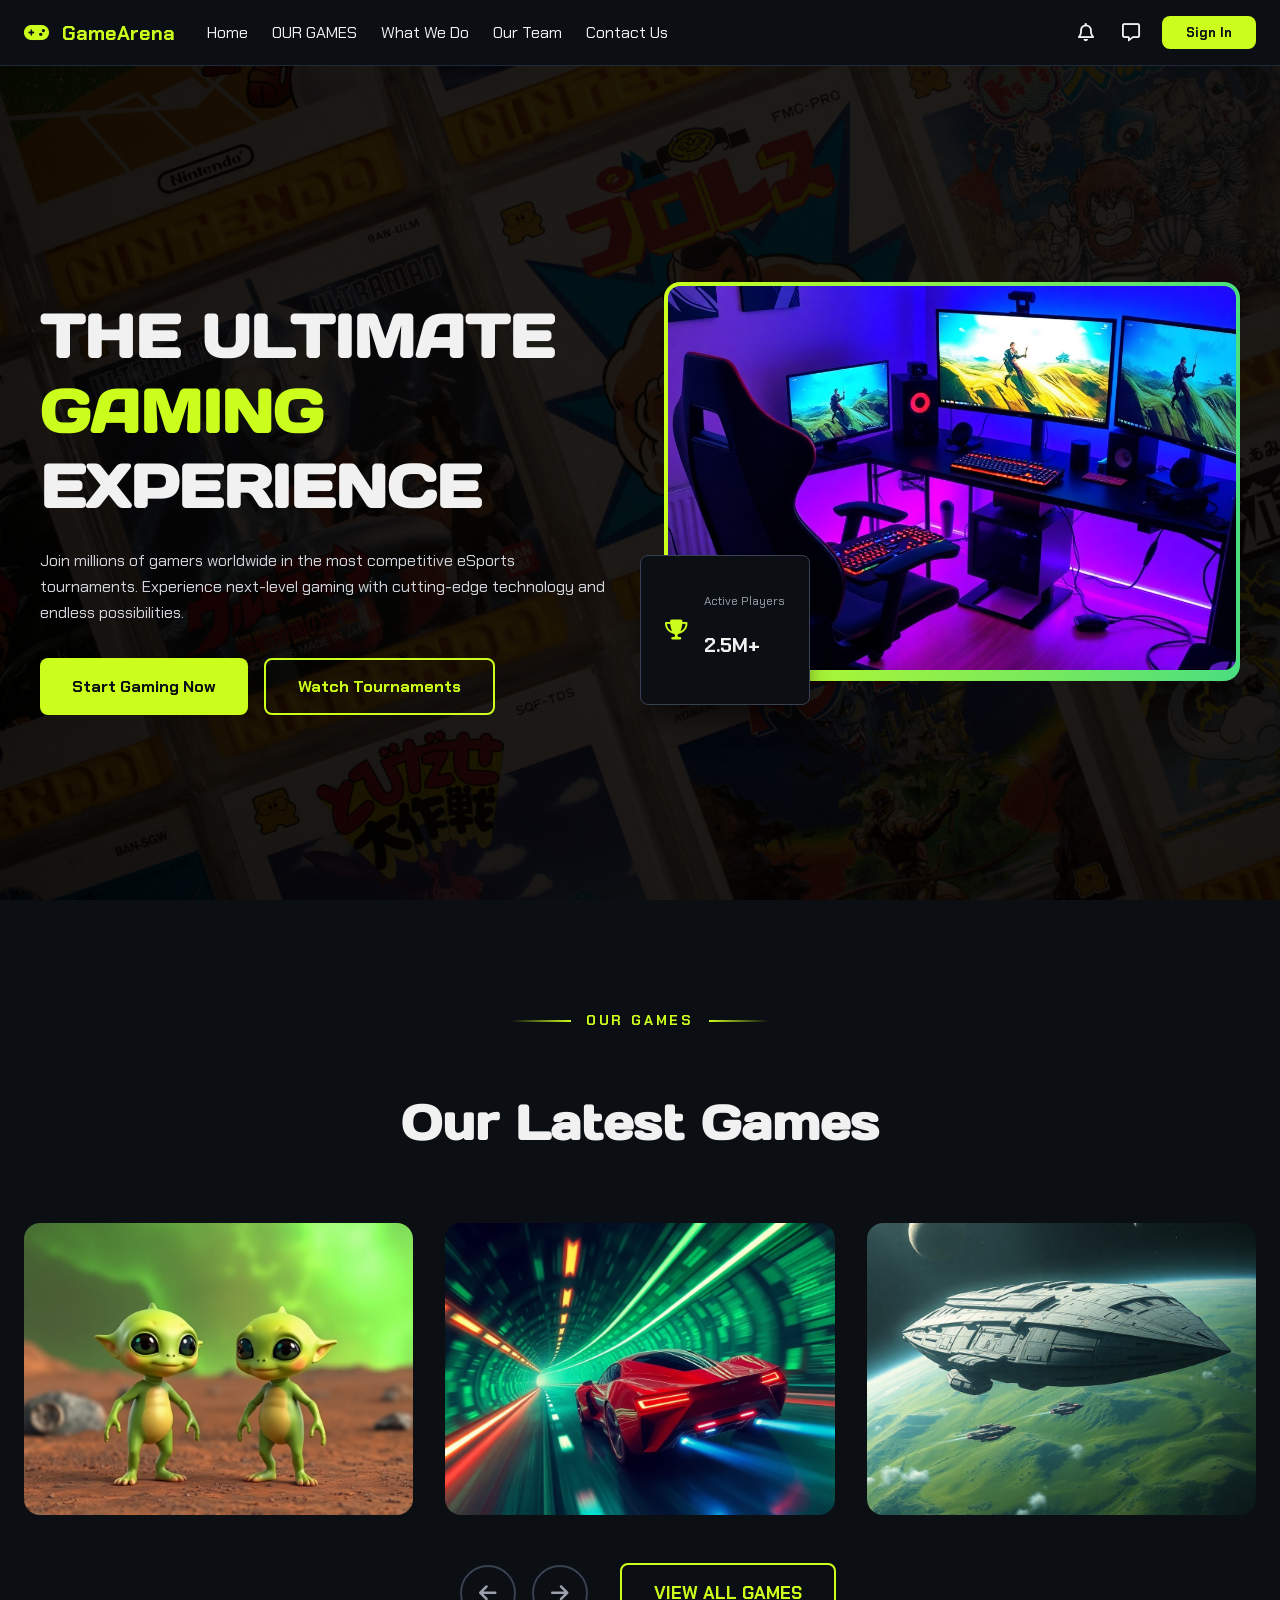
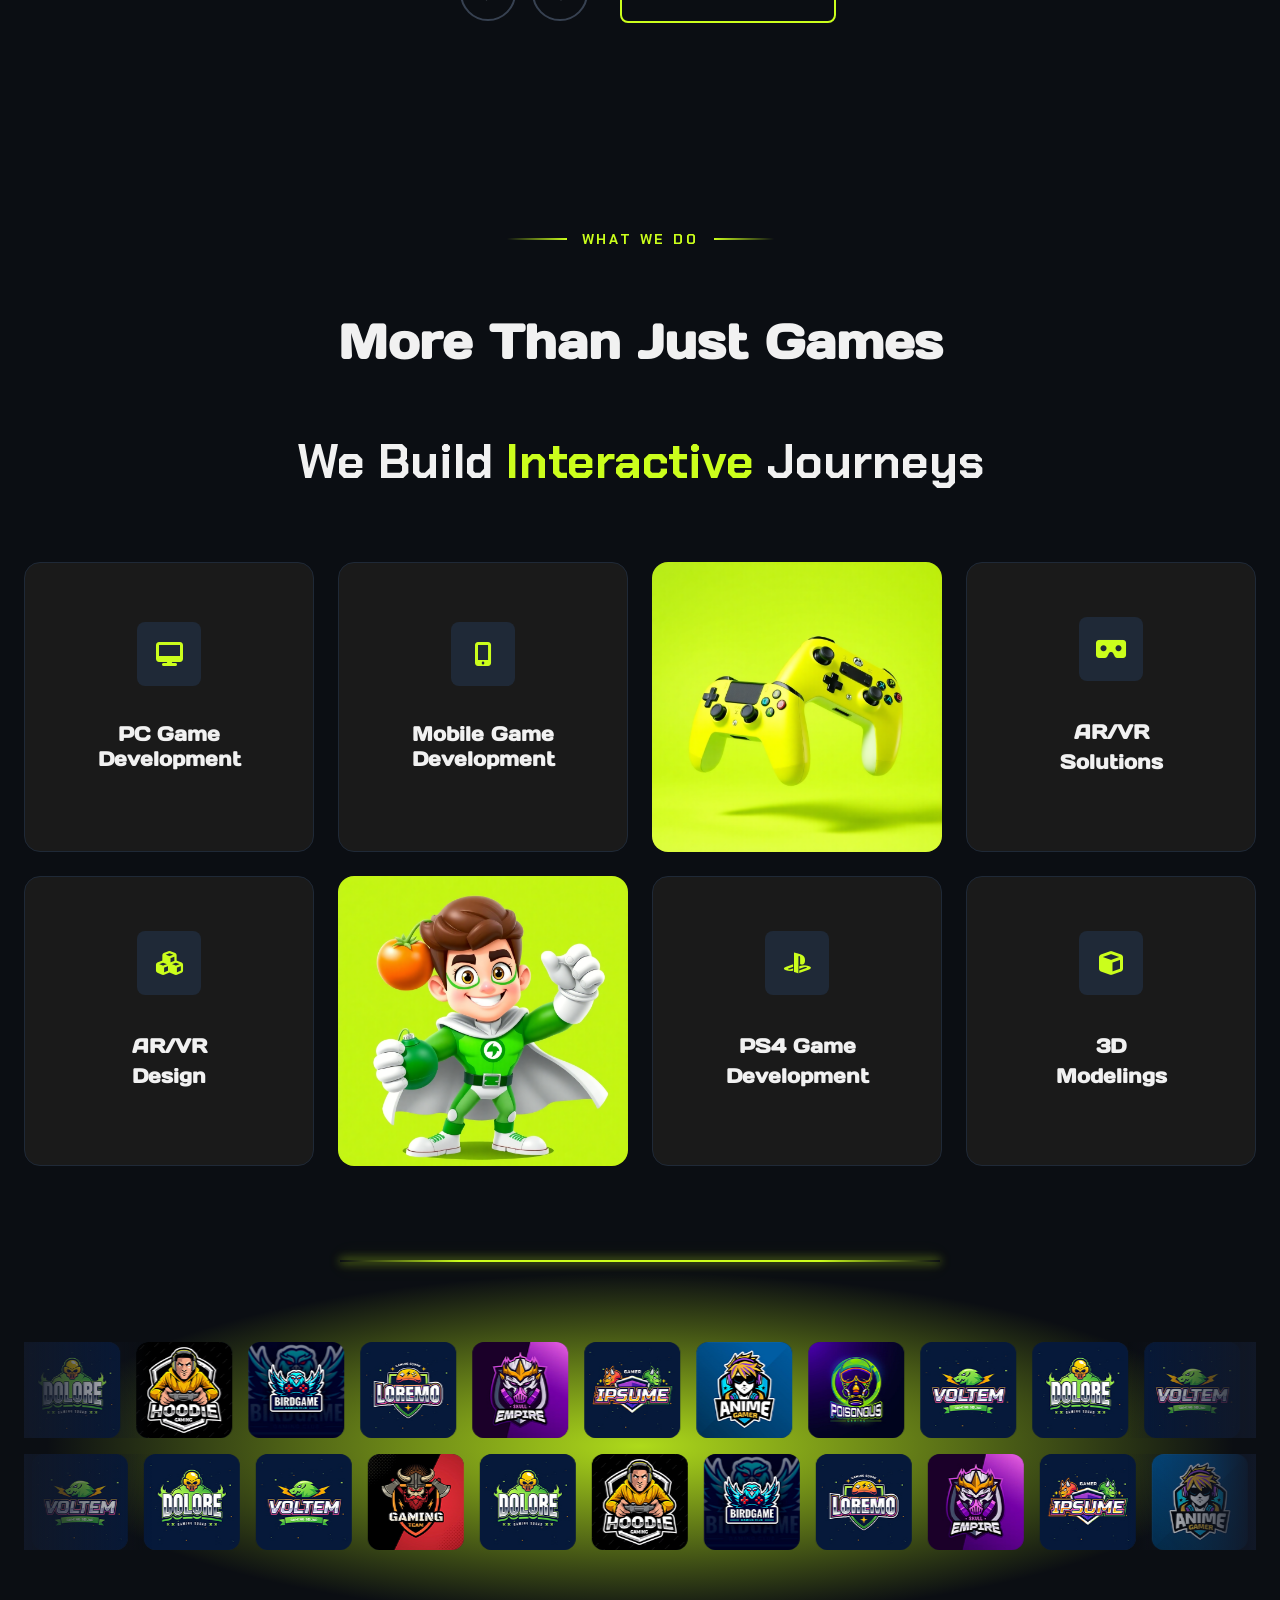
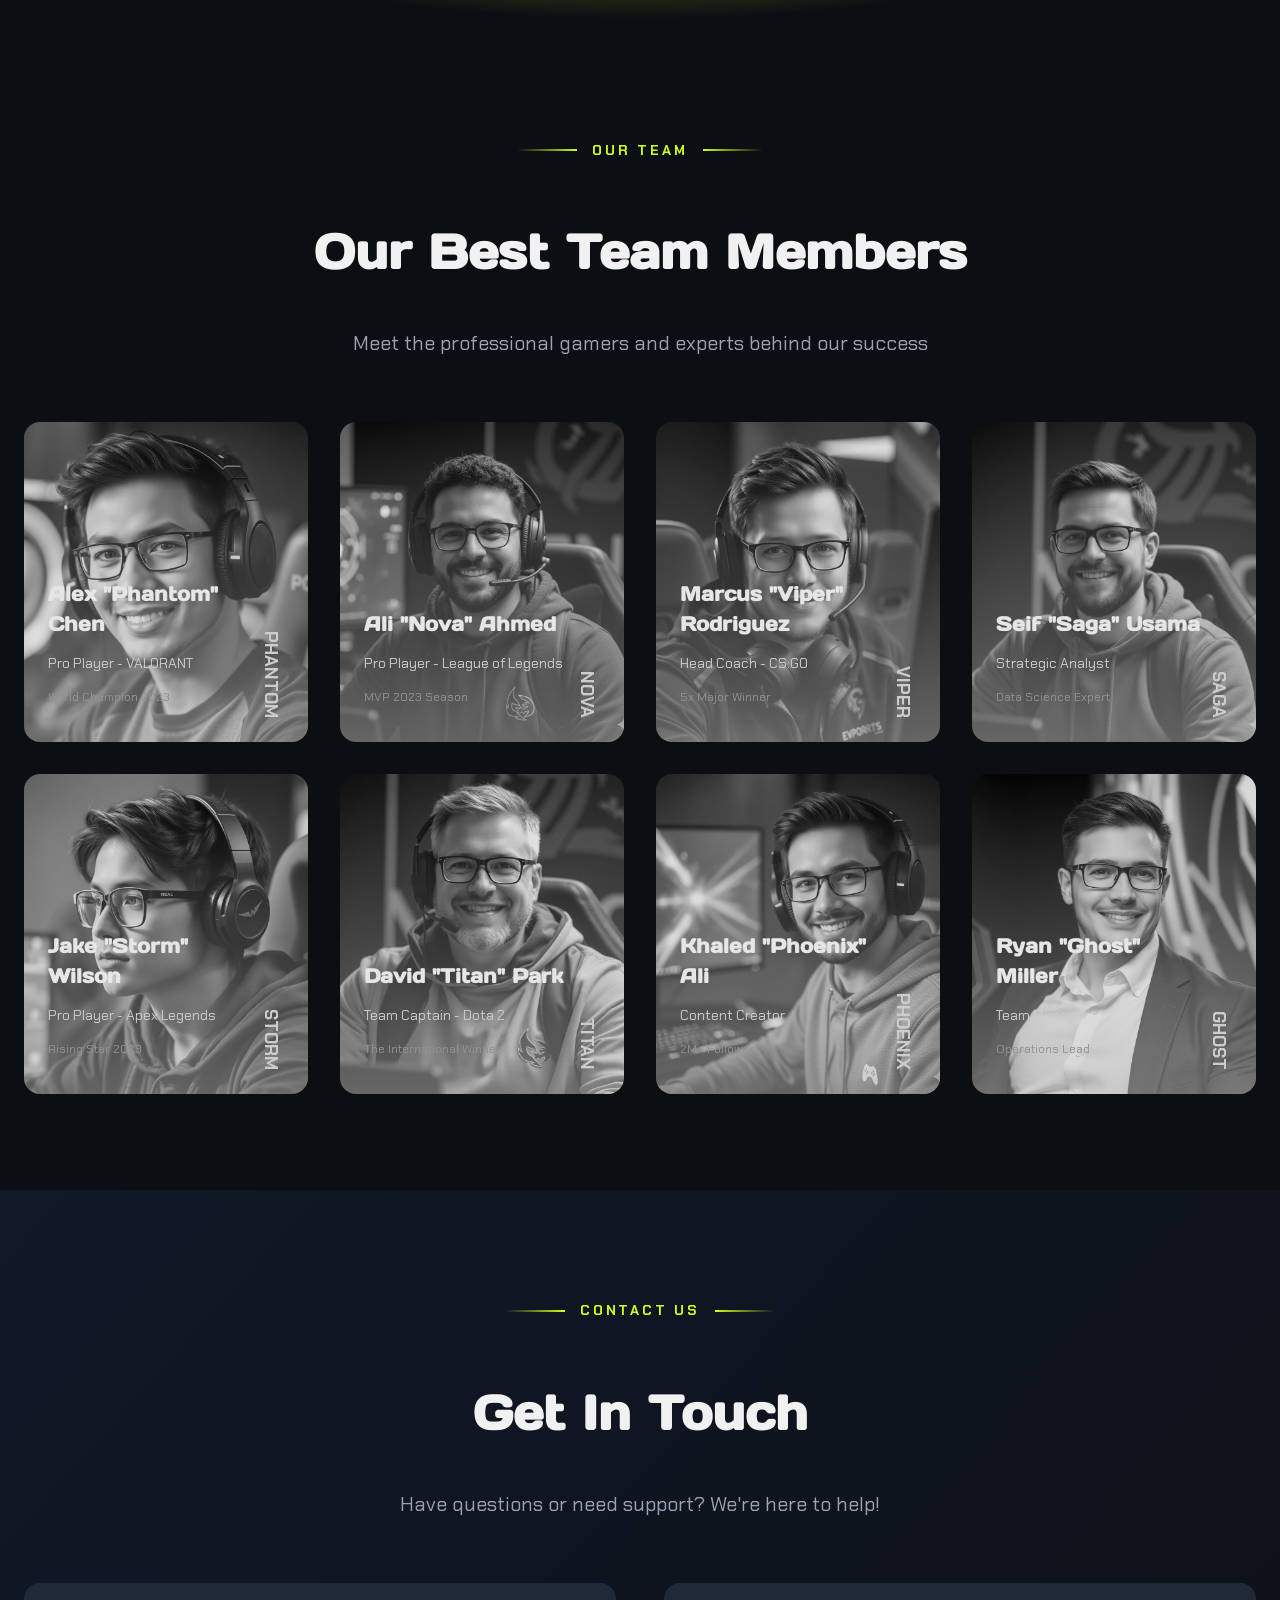
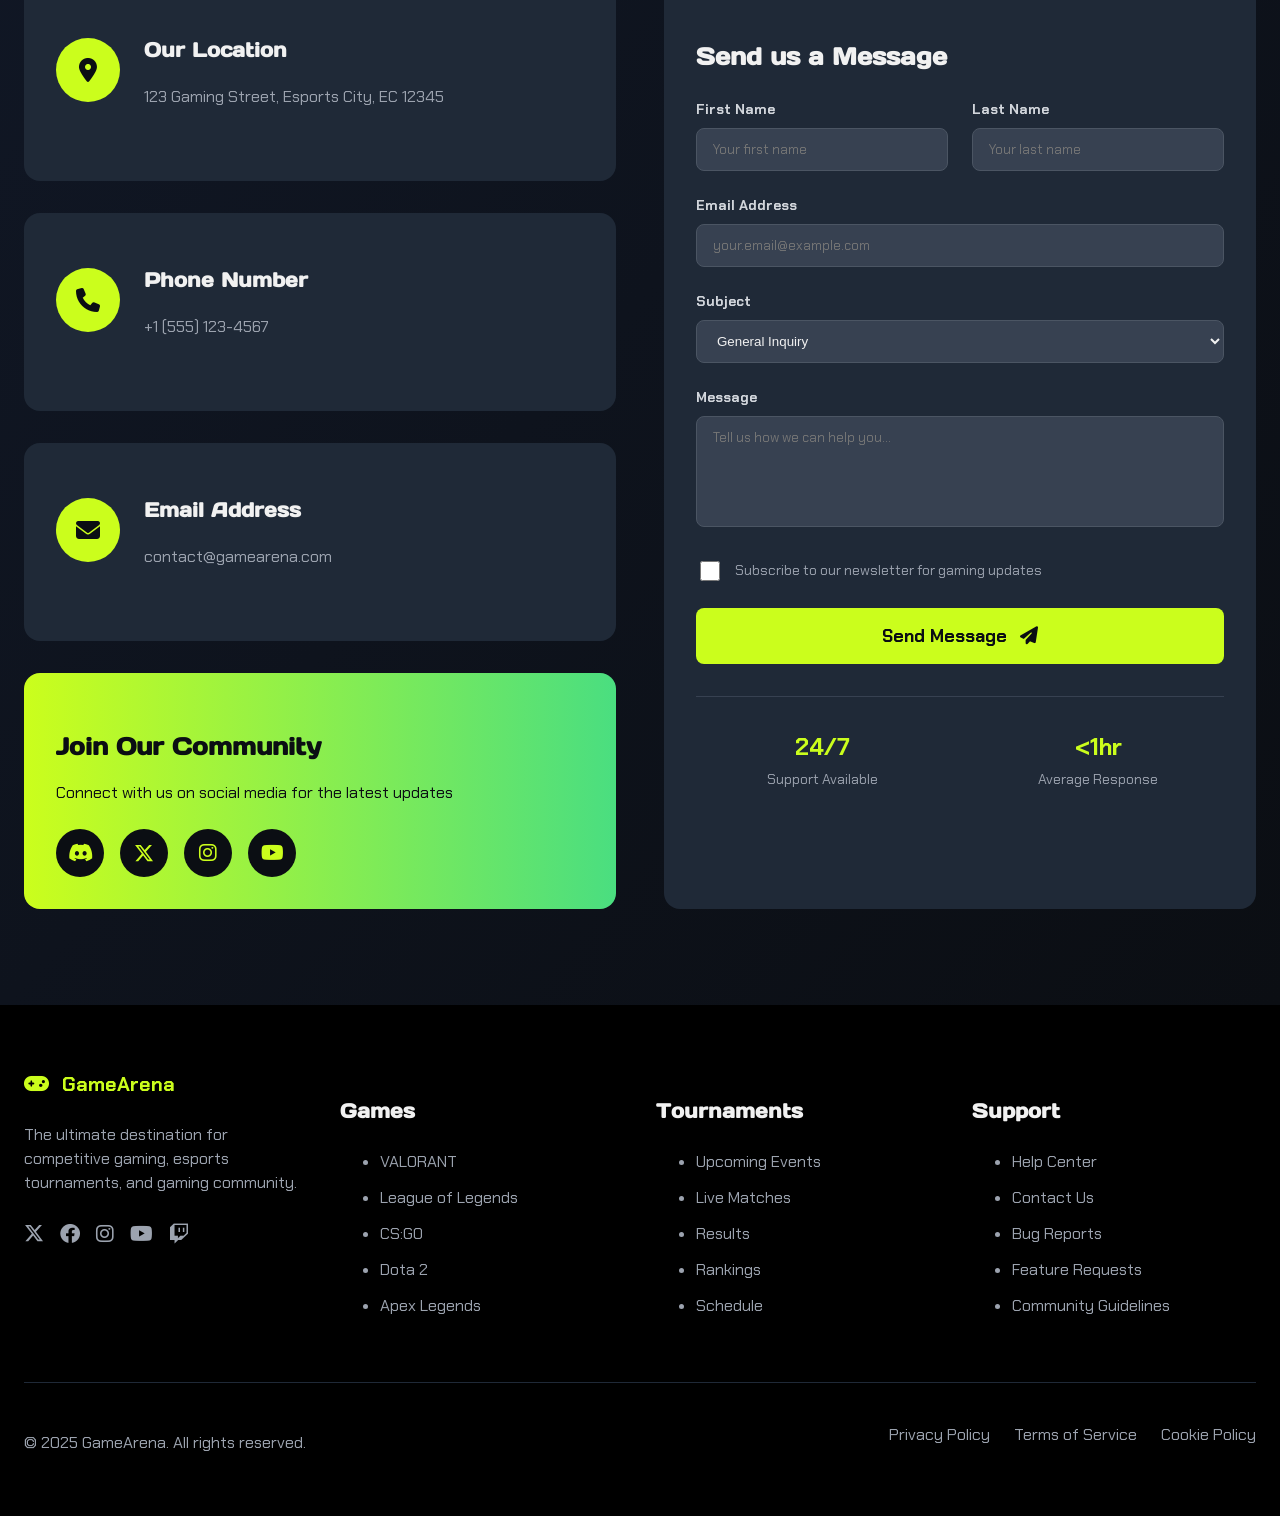
<file: index.html>
<!DOCTYPE html>
<html lang="en">
<head>
  <meta charset="UTF-8">
  <meta name="viewport" content="width=device-width, initial-scale=1.0">
  <meta http-equiv="refresh" content="0; url=./assienment%205/">
  <title>Route Assignments</title>
</head>
<body>
  <p>Redirecting to <a href="./assienment%205/">Assignment 5</a>...</p>
</body>
</html>
</file>
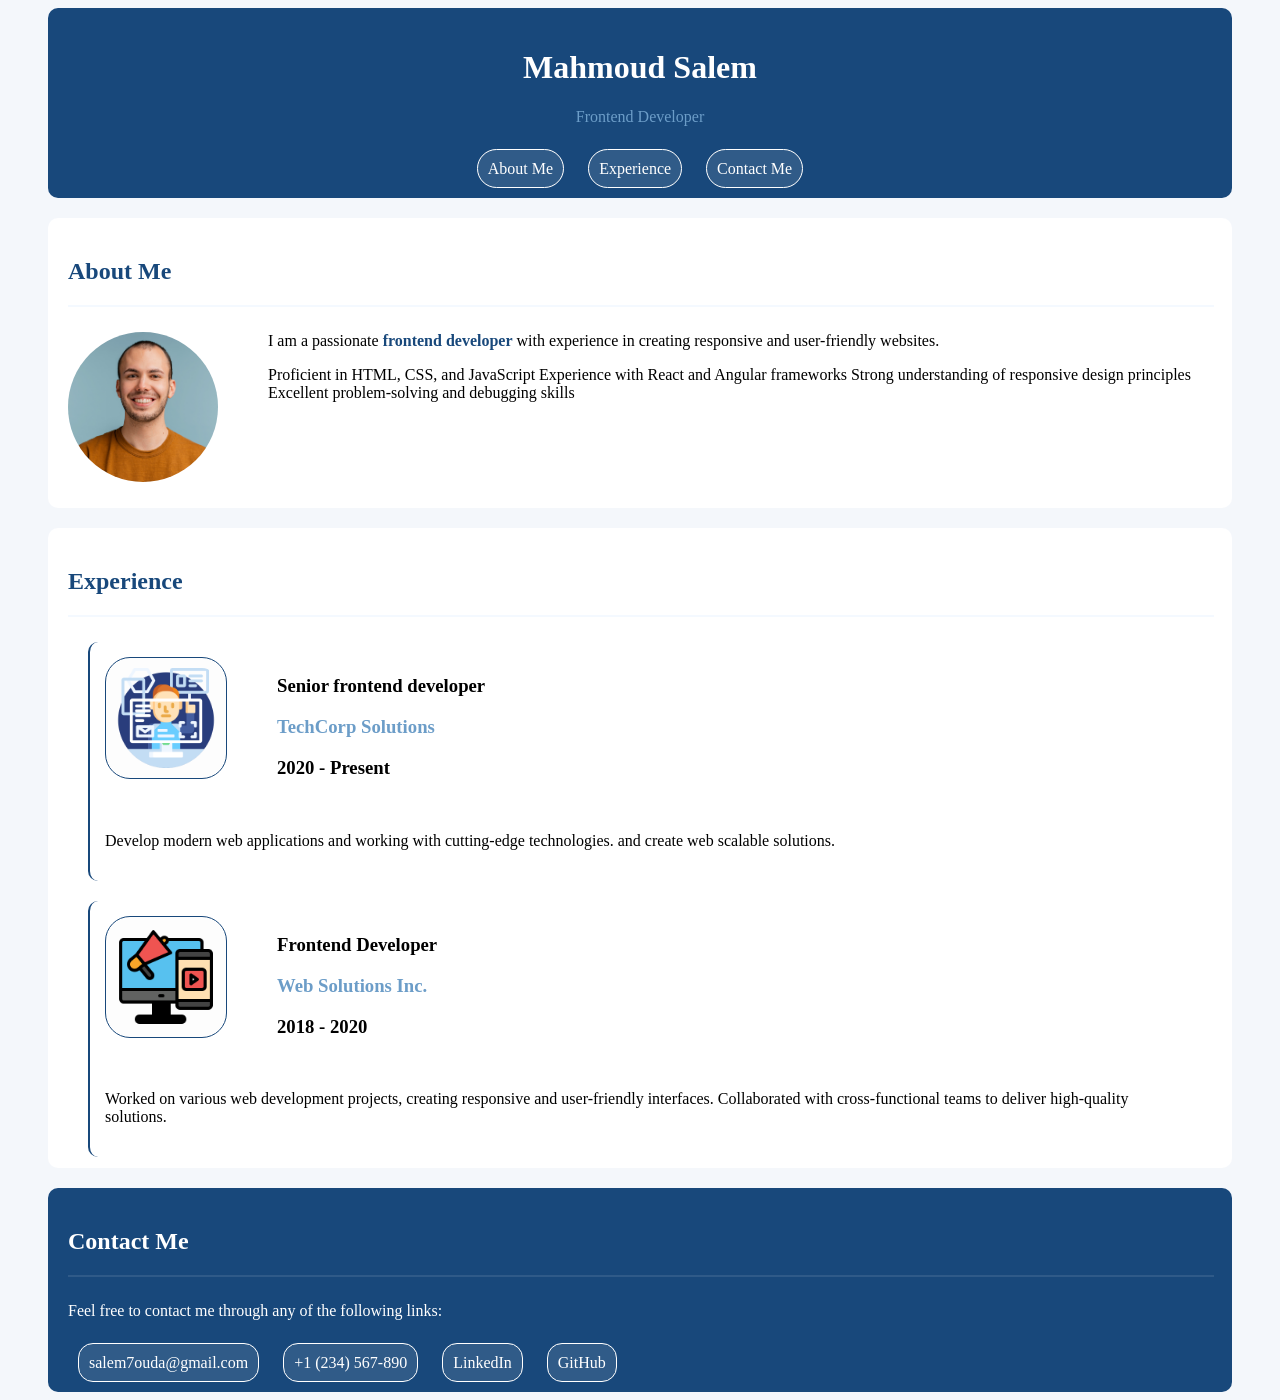
<file: assienment 1/index.html>
<!DOCTYPE html>
<html>

<head>
    <title>Mahmoud Salem | Frontend Developer</title>
    <link rel="stylesheet" href="style.css">    
</head>

<body style="background-color: rgba(244, 247, 251);">
    

    <div class="Profile-Name">
        <h1>Mahmoud Salem</h1>
        <p style="color: rgba(108, 157, 200);">Frontend Developer</p>
        <br>
        <a class="ref-Link" href="#About-Me">About Me</a>
        <a class="ref-Link" href="#Experience">Experience</a>
        <a class="ref-Link" href="#Contact-Me">Contact Me</a>

    </div>

    <div class="About-Me" id="About-Me">
        <h2> <span style="color: rgba(24, 72, 123);">About Me</span></h2>
        <hr style="border: 1px solid rgba(244, 249, 255); width: 100%; margin-bottom: 25px;">
        <img id="Profile-image" src="./Images/1791128538158-81f9fa83cf014868.jpg" alt="Profile Picture" width="150" height="150">
        <p>I am a passionate <span style="color: rgba(24, 72, 123); font-weight: bold;">frontend developer</span> with experience in creating responsive and user-friendly websites.</p>

        <p>Proficient in HTML, CSS, and JavaScript Experience with React and Angular frameworks Strong understanding of responsive design principles Excellent problem-solving and debugging skills</p>
    </div>

    <div class="Experience" id="Experience">
        <h2 style="color: rgba(24, 72, 123);">Experience</h2>
        <hr style="border: 1px solid rgba(244, 249, 255); width: 100%; margin-bottom: 25px;">
        <!-- <p>i have experience in frontend development. working in a lot of projects in big scale</p> -->
        <div class="Companys">
        <img class="Experience-image" src="./Images/1791128538756-2c6ee630afe1d50f.png" alt="logo of company 1" width="100" height="100" >
        <h3>Senior frontend developer</h3>
        <h3 style="color: rgba(108, 157, 200);">TechCorp Solutions</h3>
        <h3>2020 - Present</h3>
        <br>
        <p>Develop modern web applications and working with cutting-edge technologies. and create web scalable solutions.</p>
        </div>
        <div class="Companys">
        <img class="Experience-image" src="./Images/1791128538409-a19775b7c342b002.png" alt="logo of company 2" width="100" height="100">
        <h3>Frontend Developer</h3>
        <h3 style="color: rgba(108, 157, 200);">Web Solutions Inc.</h3>
        <h3>2018 - 2020</h3>
        <br>
        <p>Worked on various web development projects, creating responsive and user-friendly interfaces. Collaborated with cross-functional teams to deliver high-quality solutions.</p>

        </div>


    </div>

    <div class="Contact-Me" id="Contact-Me">
        <h2>Contact Me</h2>
        <hr style="border: 1px solid rgba(47, 90, 136); width: 100%; margin-bottom: 25px;">
        <p>Feel free to contact me through any of the following links:</p>

        <br>
        <a class="Contact-Link" href="mailto:salem7ouda@gmail.com">salem7ouda@gmail.com</a>
        <a class="Contact-Link" href="tel:+1234567890">+1 (234) 567-890</a>
        <a class="Contact-Link" href="https://www.linkedin.com/in/salem7ouda" target="_blank">LinkedIn</a>
        <a class="Contact-Link" href="https://github.com/salem7ouda" target="_blank">GitHub</a>
    </div>


</body>

</html>
</file>
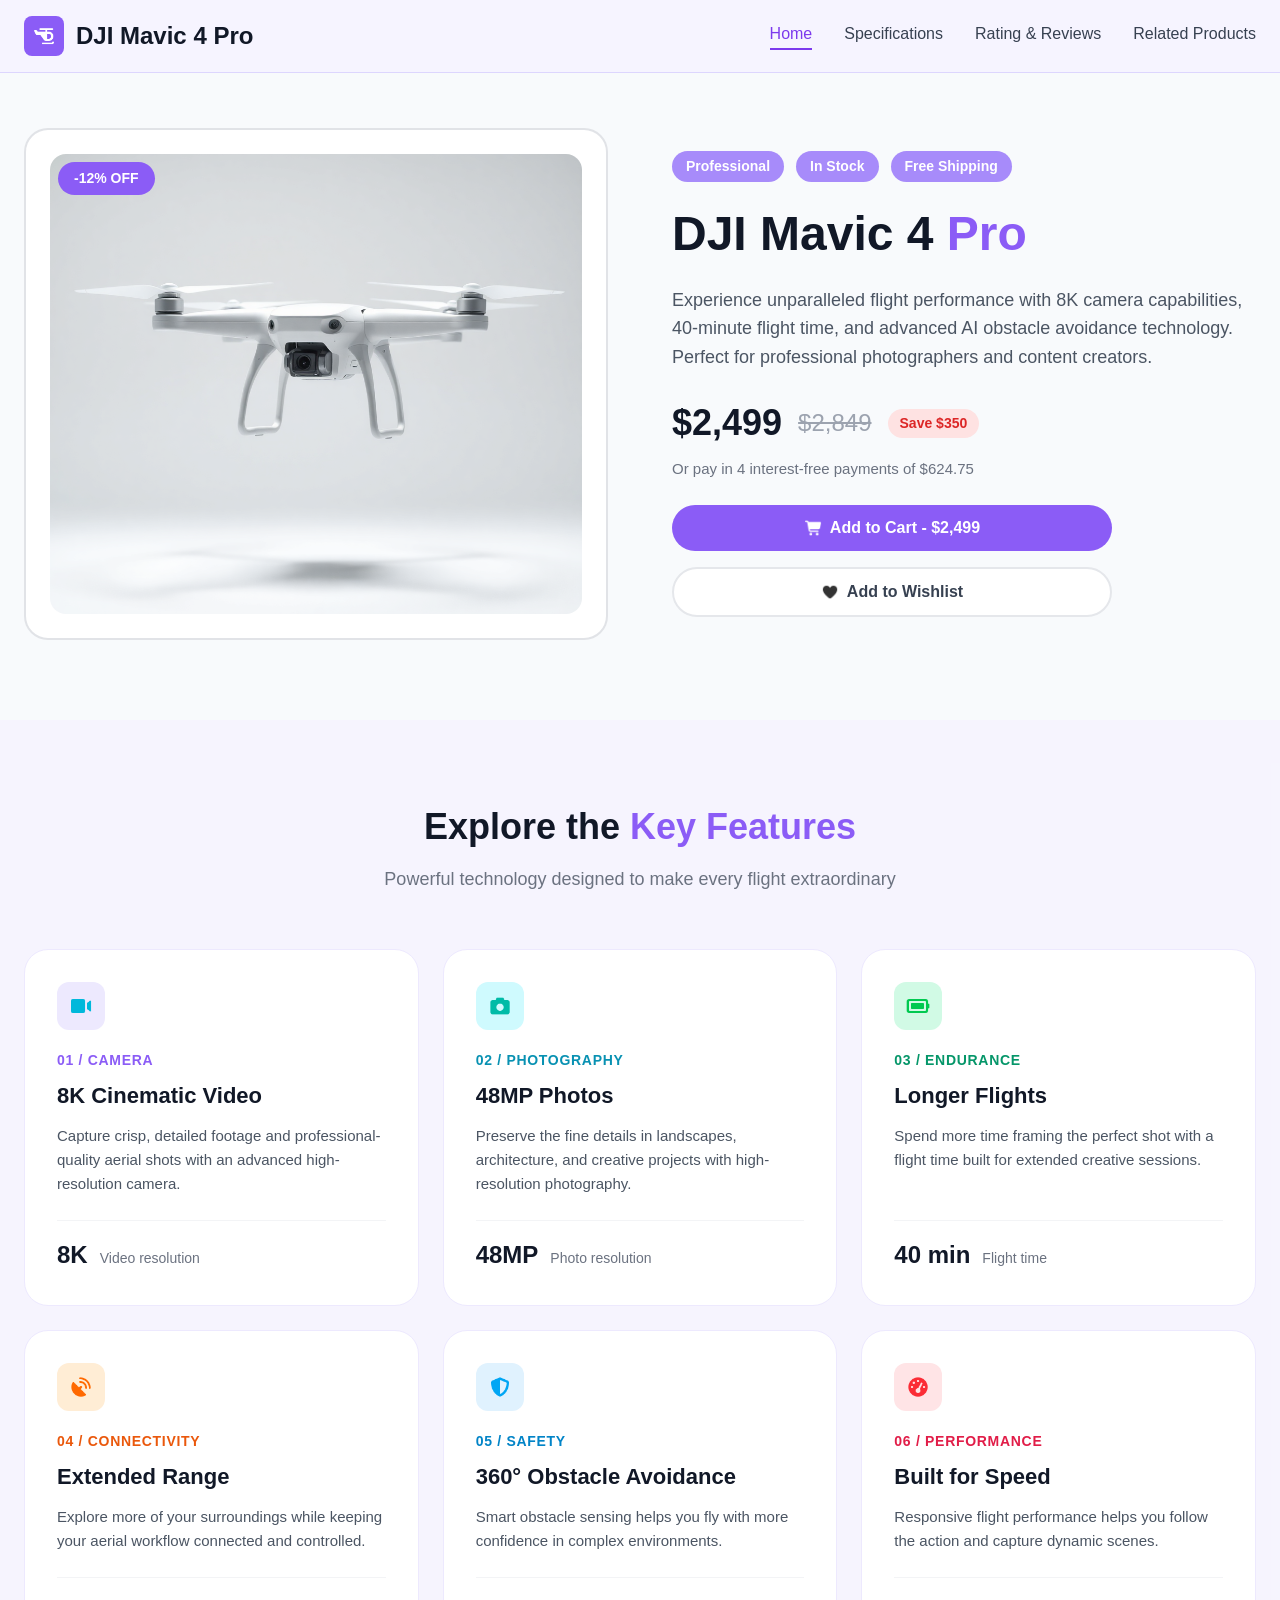
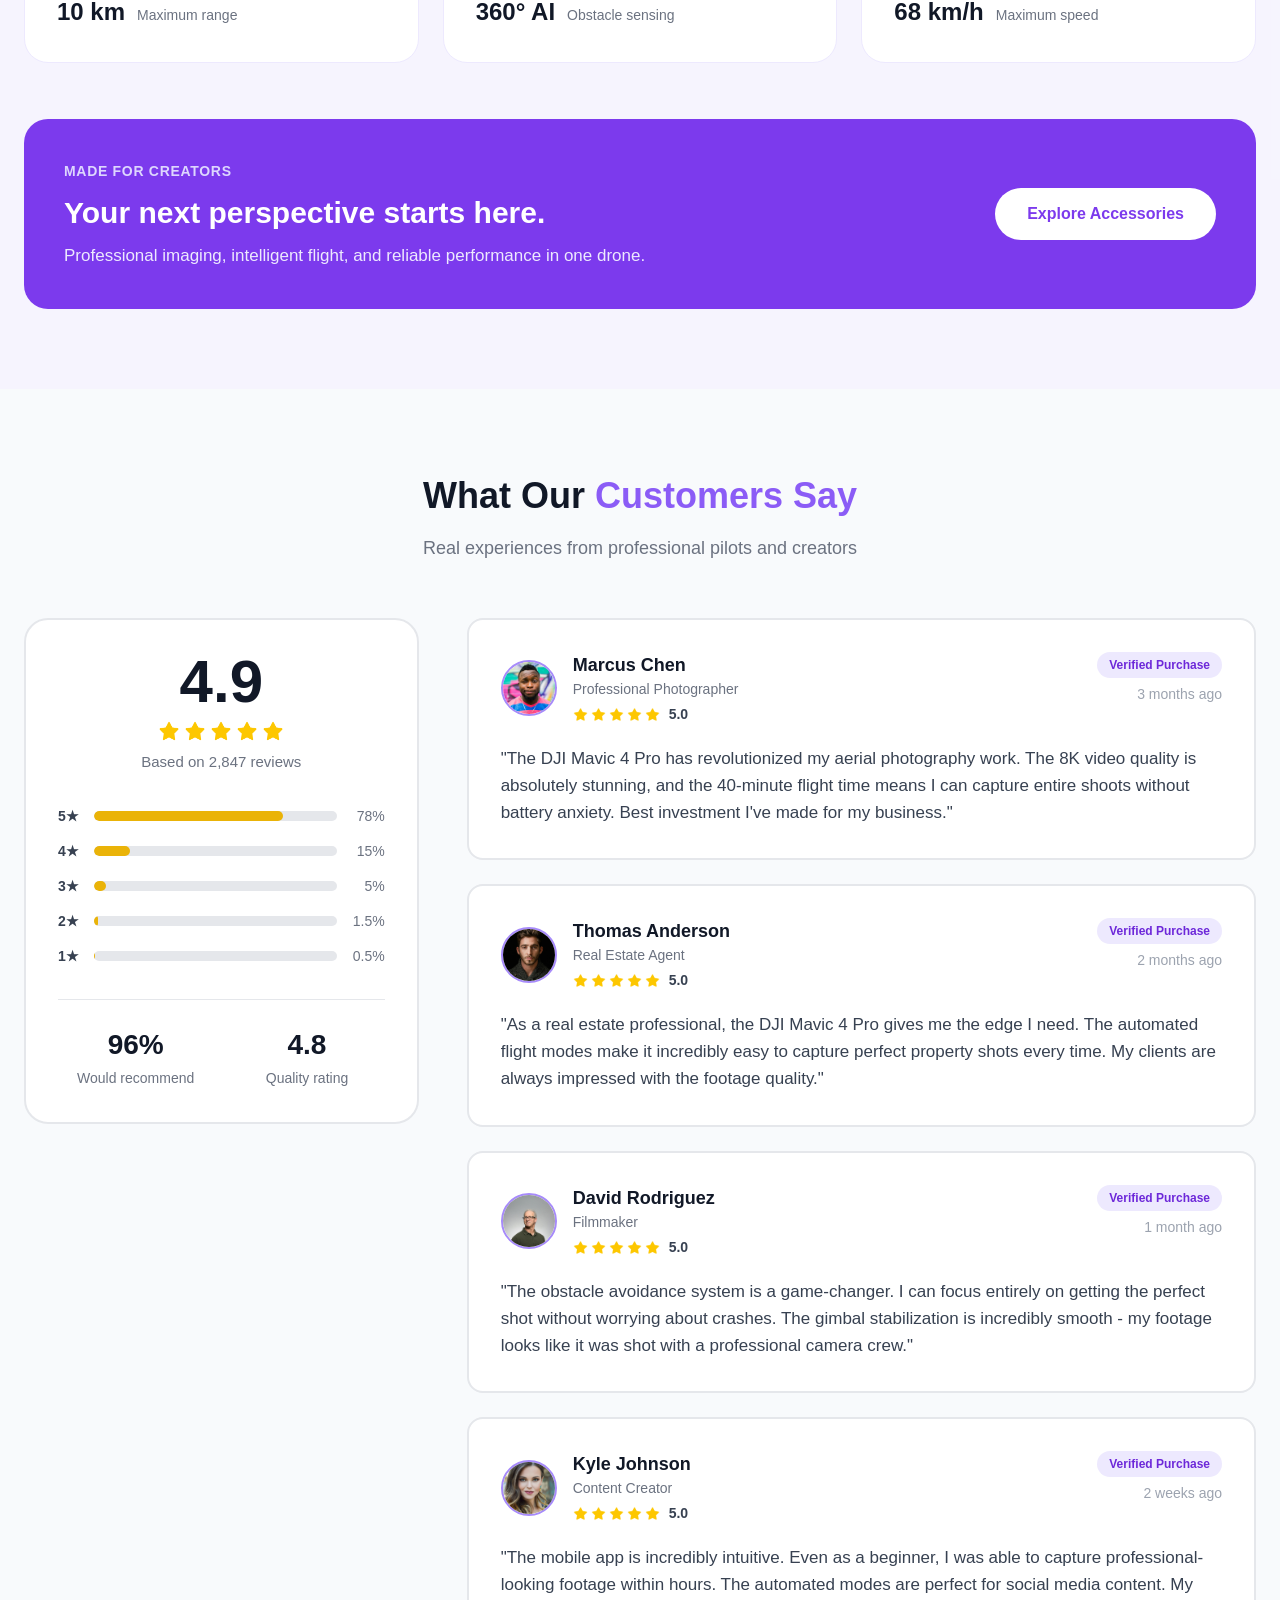
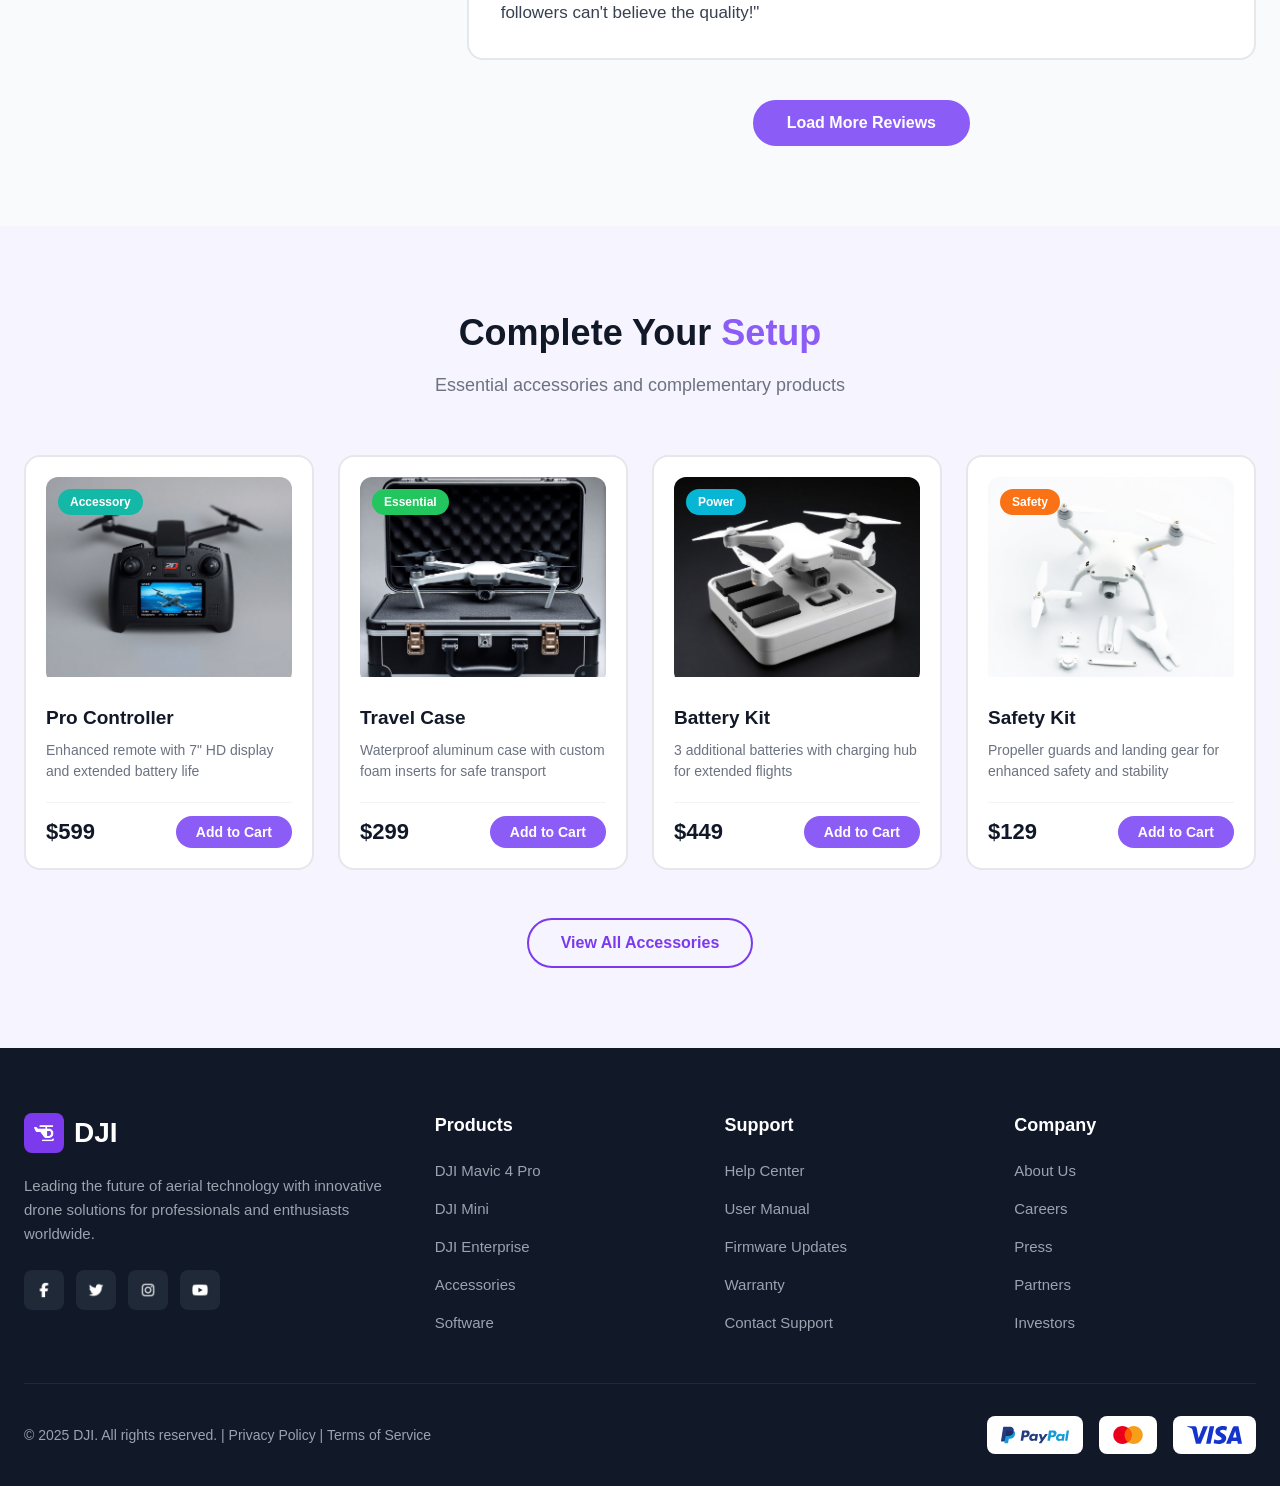
<file: assienment 2/index.html>
<!DOCTYPE html>
<html lang="en">
<head>
    <meta charset="UTF-8">
    <meta name="viewport" content="width=device-width, initial-scale=1.0">
    <link rel="stylesheet" href="./style.css">
    <title>DJI Mavic 4 Pro</title>
</head>
<body>
    <header>
        <nav class="navbar">
            <div class="logo-box">
                <div class="icon-wrapper">
                    <img src="./Images/icons/helicopter-solid-full.png" alt="logo of app">
                </div>
                <span class="brand-name">DJI Mavic 4 Pro</span>
            </div>

            <div class="nav-links">
                <a href="#home" class="active">Home</a>
                <a href="#specifications">Specifications</a>
                <a href="#customer-reviews">Rating & Reviews</a>
                <a href="#related-products">Related Products</a>
            </div>
        </nav>
    </header>

    <main>
        <section id="home" class="hero-section">
            <div class="section-container hero-container">
                <div class="hero-image-wrapper">
                    <div class="hero-image-card">
                        <img src="./Images/hero-img.png" alt="DJI Mavic 4 Pro Drone" class="main-drone-img">
                        <span class="discount-badge">-12% OFF</span>
                    </div>
                </div>

                <div class="hero-info">
                    <div class="product-tags">
                        <span class="tag">Professional</span>
                        <span class="tag">In Stock</span>
                        <span class="tag">Free Shipping</span>
                    </div>

                    <h1 class="product-title">
                        DJI Mavic 4 <span class="highlight-purple">Pro</span>
                    </h1>

                    <p class="product-desc">
                        Experience unparalleled flight performance with 8K camera capabilities, 40-minute flight time, and advanced AI obstacle avoidance technology. Perfect for professional photographers and content creators.
                    </p>

                    <div class="pricing-box">
                        <div class="price-row">
                            <span class="current-price">$2,499</span>
                            <span class="original-price">$2,849</span>
                            <span class="save-badge">Save $350</span>
                        </div>
                        <p class="installment-text">Or pay in 4 interest-free payments of $624.75</p>
                    </div>

                    <div class="action-buttons">
                        <button class="btn btn-primary">
                            <img src="./Images/icons/cart-shopping-solid-full.png" alt="Cart" class="btn-icon">
                            Add to Cart - $2,499
                        </button>
                        <button class="btn btn-outline">
                            <img src="./Images/icons/heart-solid-full.png" alt="Wishlist" class="btn-icon">
                            Add to Wishlist
                        </button>
                    </div>
                </div>
            </div>
        </section>

        <section id="specifications" class="specs-section">
            <div class="section-container">
                <div class="section-header">
                    <h2>Explore the <span class="highlight-purple">Key Features</span></h2>
                    <p>Powerful technology designed to make every flight extraordinary</p>
                </div>

                <div class="features-grid">
                    <article class="feature-card">
                        <div class="feature-icon icon-purple">
                            <img src="./Images/icons/video-solid-full.png" alt="Video icon">
                        </div>
                        <span class="feature-step text-purple">01 / Camera</span>
                        <h3>8K Cinematic Video</h3>
                        <p>Capture crisp, detailed footage and professional-quality aerial shots with an advanced high-resolution camera.</p>
                        <div class="feature-metric">
                            <span class="metric-number">8K</span>
                            <span class="metric-label">Video resolution</span>
                        </div>
                    </article>

                    <article class="feature-card">
                        <div class="feature-icon icon-cyan">
                            <img src="./Images/icons/camera-solid-full.png" alt="Camera icon">
                        </div>
                        <span class="feature-step text-cyan">02 / Photography</span>
                        <h3>48MP Photos</h3>
                        <p>Preserve the fine details in landscapes, architecture, and creative projects with high-resolution photography.</p>
                        <div class="feature-metric">
                            <span class="metric-number">48MP</span>
                            <span class="metric-label">Photo resolution</span>
                        </div>
                    </article>

                    <article class="feature-card">
                        <div class="feature-icon icon-emerald">
                            <img src="./Images/icons/battery-full-solid-full.png" alt="Battery icon">
                        </div>
                        <span class="feature-step text-emerald">03 / Endurance</span>
                        <h3>Longer Flights</h3>
                        <p>Spend more time framing the perfect shot with a flight time built for extended creative sessions.</p>
                        <div class="feature-metric">
                            <span class="metric-number">40 min</span>
                            <span class="metric-label">Flight time</span>
                        </div>
                    </article>

                    <article class="feature-card">
                        <div class="feature-icon icon-orange">
                            <img src="./Images/icons/satellite-dish-solid-full.png" alt="Satellite icon">
                        </div>
                        <span class="feature-step text-orange">04 / Connectivity</span>
                        <h3>Extended Range</h3>
                        <p>Explore more of your surroundings while keeping your aerial workflow connected and controlled.</p>
                        <div class="feature-metric">
                            <span class="metric-number">10 km</span>
                            <span class="metric-label">Maximum range</span>
                        </div>
                    </article>

                    <article class="feature-card">
                        <div class="feature-icon icon-sky">
                            <img src="./Images/icons/shield-halved-solid-full.png" alt="Safety shield icon">
                        </div>
                        <span class="feature-step text-sky">05 / Safety</span>
                        <h3>360° Obstacle Avoidance</h3>
                        <p>Smart obstacle sensing helps you fly with more confidence in complex environments.</p>
                        <div class="feature-metric">
                            <span class="metric-number">360° AI</span>
                            <span class="metric-label">Obstacle sensing</span>
                        </div>
                    </article>

                    <article class="feature-card">
                        <div class="feature-icon icon-rose">
                            <img src="./Images/icons/gauge-high-solid-full.png" alt="Speedometer icon">
                        </div>
                        <span class="feature-step text-rose">06 / Performance</span>
                        <h3>Built for Speed</h3>
                        <p>Responsive flight performance helps you follow the action and capture dynamic scenes.</p>
                        <div class="feature-metric">
                            <span class="metric-number">68 km/h</span>
                            <span class="metric-label">Maximum speed</span>
                        </div>
                    </article>
                </div>

                <div class="creator-banner">
                    <div class="creator-text">
                        <span class="creator-tag">MADE FOR CREATORS</span>
                        <h3>Your next perspective starts here.</h3>
                        <p>Professional imaging, intelligent flight, and reliable performance in one drone.</p>
                    </div>
                    <a href="#related-products" class="btn btn-banner">
                        Explore Accessories
                    </a>
                </div>
            </div>
        </section>

        <section id="customer-reviews" class="reviews-section">
            <div class="section-container">
                <div class="section-header">
                    <h2>What Our <span class="highlight-purple">Customers Say</span></h2>
                    <p>Real experiences from professional pilots and creators</p>
                </div>

                <div class="reviews-layout">
                    <aside class="rating-summary-card">
                        <div class="summary-score">
                            <span class="big-score">4.9</span>
                            <div class="star-rating">
                                <img src="./Images/icons/yellow-star-solid-full.png" alt="star" class="star-icon">
                                <img src="./Images/icons/yellow-star-solid-full.png" alt="star" class="star-icon">
                                <img src="./Images/icons/yellow-star-solid-full.png" alt="star" class="star-icon">
                                <img src="./Images/icons/yellow-star-solid-full.png" alt="star" class="star-icon">
                                <img src="./Images/icons/yellow-star-solid-full.png" alt="star" class="star-icon">
                            </div>
                            <span class="based-on">Based on 2,847 reviews</span>
                        </div>

                        <div class="rating-bars">
                            <div class="bar-row">
                                <span class="bar-label">5★</span>
                                <div class="bar-track"><div class="bar-fill" style="width: 78%;"></div></div>
                                <span class="bar-percent">78%</span>
                            </div>
                            <div class="bar-row">
                                <span class="bar-label">4★</span>
                                <div class="bar-track"><div class="bar-fill" style="width: 15%;"></div></div>
                                <span class="bar-percent">15%</span>
                            </div>
                            <div class="bar-row">
                                <span class="bar-label">3★</span>
                                <div class="bar-track"><div class="bar-fill" style="width: 5%;"></div></div>
                                <span class="bar-percent">5%</span>
                            </div>
                            <div class="bar-row">
                                <span class="bar-label">2★</span>
                                <div class="bar-track"><div class="bar-fill" style="width: 1.5%;"></div></div>
                                <span class="bar-percent">1.5%</span>
                            </div>
                            <div class="bar-row">
                                <span class="bar-label">1★</span>
                                <div class="bar-track"><div class="bar-fill" style="width: 0.5%;"></div></div>
                                <span class="bar-percent">0.5%</span>
                            </div>
                        </div>

                        <div class="summary-stats">
                            <div class="stat-col">
                                <span class="stat-num">96%</span>
                                <span class="stat-desc">Would recommend</span>
                            </div>
                            <div class="stat-col">
                                <span class="stat-num">4.8</span>
                                <span class="stat-desc">Quality rating</span>
                            </div>
                        </div>
                    </aside>

                    <div class="reviews-list">
                        <article class="review-card">
                            <div class="review-header">
                                <div class="reviewer-meta">
                                    <img src="./Images/avatar-2.jpg" alt="Marcus Chen" class="reviewer-avatar">
                                    <div>
                                        <h4>Marcus Chen</h4>
                                        <p class="reviewer-role">Professional Photographer</p>
                                        <div class="reviewer-stars">
                                            <img src="./Images/icons/yellow-star-solid-full.png" alt="star" class="star-icon-sm">
                                            <img src="./Images/icons/yellow-star-solid-full.png" alt="star" class="star-icon-sm">
                                            <img src="./Images/icons/yellow-star-solid-full.png" alt="star" class="star-icon-sm">
                                            <img src="./Images/icons/yellow-star-solid-full.png" alt="star" class="star-icon-sm">
                                            <img src="./Images/icons/yellow-star-solid-full.png" alt="star" class="star-icon-sm">
                                            <span class="rating-num">5.0</span>
                                        </div>
                                    </div>
                                </div>
                                <div class="review-status">
                                    <span class="verified-badge">Verified Purchase</span>
                                    <span class="review-date">3 months ago</span>
                                </div>
                            </div>
                            <p class="review-text">
                                "The DJI Mavic 4 Pro has revolutionized my aerial photography work. The 8K video quality is absolutely stunning, and the 40-minute flight time means I can capture entire shoots without battery anxiety. Best investment I've made for my business."
                            </p>
                        </article>

                        <article class="review-card">
                            <div class="review-header">
                                <div class="reviewer-meta">
                                    <img src="./Images/avatar-3.jpg" alt="Thomas Anderson" class="reviewer-avatar">
                                    <div>
                                        <h4>Thomas Anderson</h4>
                                        <p class="reviewer-role">Real Estate Agent</p>
                                        <div class="reviewer-stars">
                                            <img src="./Images/icons/yellow-star-solid-full.png" alt="star" class="star-icon-sm">
                                            <img src="./Images/icons/yellow-star-solid-full.png" alt="star" class="star-icon-sm">
                                            <img src="./Images/icons/yellow-star-solid-full.png" alt="star" class="star-icon-sm">
                                            <img src="./Images/icons/yellow-star-solid-full.png" alt="star" class="star-icon-sm">
                                            <img src="./Images/icons/yellow-star-solid-full.png" alt="star" class="star-icon-sm">
                                            <span class="rating-num">5.0</span>
                                        </div>
                                    </div>
                                </div>
                                <div class="review-status">
                                    <span class="verified-badge">Verified Purchase</span>
                                    <span class="review-date">2 months ago</span>
                                </div>
                            </div>
                            <p class="review-text">
                                "As a real estate professional, the DJI Mavic 4 Pro gives me the edge I need. The automated flight modes make it incredibly easy to capture perfect property shots every time. My clients are always impressed with the footage quality."
                            </p>
                        </article>

                        <article class="review-card">
                            <div class="review-header">
                                <div class="reviewer-meta">
                                    <img src="./Images/avatar-4.jpg" alt="David Rodriguez" class="reviewer-avatar">
                                    <div>
                                        <h4>David Rodriguez</h4>
                                        <p class="reviewer-role">Filmmaker</p>
                                        <div class="reviewer-stars">
                                            <img src="./Images/icons/yellow-star-solid-full.png" alt="star" class="star-icon-sm">
                                            <img src="./Images/icons/yellow-star-solid-full.png" alt="star" class="star-icon-sm">
                                            <img src="./Images/icons/yellow-star-solid-full.png" alt="star" class="star-icon-sm">
                                            <img src="./Images/icons/yellow-star-solid-full.png" alt="star" class="star-icon-sm">
                                            <img src="./Images/icons/yellow-star-solid-full.png" alt="star" class="star-icon-sm">
                                            <span class="rating-num">5.0</span>
                                        </div>
                                    </div>
                                </div>
                                <div class="review-status">
                                    <span class="verified-badge">Verified Purchase</span>
                                    <span class="review-date">1 month ago</span>
                                </div>
                            </div>
                            <p class="review-text">
                                "The obstacle avoidance system is a game-changer. I can focus entirely on getting the perfect shot without worrying about crashes. The gimbal stabilization is incredibly smooth - my footage looks like it was shot with a professional camera crew."
                            </p>
                        </article>

                        <article class="review-card">
                            <div class="review-header">
                                <div class="reviewer-meta">
                                    <img src="./Images/avatar-5.jpg" alt="Kyle Johnson" class="reviewer-avatar">
                                    <div>
                                        <h4>Kyle Johnson</h4>
                                        <p class="reviewer-role">Content Creator</p>
                                        <div class="reviewer-stars">
                                            <img src="./Images/icons/yellow-star-solid-full.png" alt="star" class="star-icon-sm">
                                            <img src="./Images/icons/yellow-star-solid-full.png" alt="star" class="star-icon-sm">
                                            <img src="./Images/icons/yellow-star-solid-full.png" alt="star" class="star-icon-sm">
                                            <img src="./Images/icons/yellow-star-solid-full.png" alt="star" class="star-icon-sm">
                                            <img src="./Images/icons/yellow-star-solid-full.png" alt="star" class="star-icon-sm">
                                            <span class="rating-num">5.0</span>
                                        </div>
                                    </div>
                                </div>
                                <div class="review-status">
                                    <span class="verified-badge">Verified Purchase</span>
                                    <span class="review-date">2 weeks ago</span>
                                </div>
                            </div>
                            <p class="review-text">
                                "The mobile app is incredibly intuitive. Even as a beginner, I was able to capture professional-looking footage within hours. The automated modes are perfect for social media content. My followers can't believe the quality!"
                            </p>
                        </article>

                        <div class="reviews-btn-wrapper">
                            <button class="btn btn-secondary">Load More Reviews</button>
                        </div>
                    </div>
                </div>
            </div>
        </section>

        <section id="related-products" class="related-section">
            <div class="section-container">
                <div class="section-header">
                    <h2>Complete Your <span class="highlight-purple">Setup</span></h2>
                    <p>Essential accessories and complementary products</p>
                </div>

                <div class="products-grid">
                    <div class="product-card">
                        <div class="product-img-wrapper">
                            <img src="./Images/related-products-1.png" alt="Pro Controller" class="product-img">
                            <span class="badge-tag bg-teal">Accessory</span>
                        </div>
                        <h3 class="product-card-title">Pro Controller</h3>
                        <p class="product-card-desc">Enhanced remote with 7" HD display and extended battery life</p>
                        <div class="product-card-footer">
                            <span class="product-card-price">$599</span>
                            <button class="btn btn-sm">Add to Cart</button>
                        </div>
                    </div>

                    <div class="product-card">
                        <div class="product-img-wrapper">
                            <img src="./Images/related-products-2.png" alt="Travel Case" class="product-img">
                            <span class="badge-tag bg-green">Essential</span>
                        </div>
                        <h3 class="product-card-title">Travel Case</h3>
                        <p class="product-card-desc">Waterproof aluminum case with custom foam inserts for safe transport</p>
                        <div class="product-card-footer">
                            <span class="product-card-price">$299</span>
                            <button class="btn btn-sm">Add to Cart</button>
                        </div>
                    </div>

                    <div class="product-card">
                        <div class="product-img-wrapper">
                            <img src="./Images/related-products-3.png" alt="Battery Kit" class="product-img">
                            <span class="badge-tag bg-cyan">Power</span>
                        </div>
                        <h3 class="product-card-title">Battery Kit</h3>
                        <p class="product-card-desc">3 additional batteries with charging hub for extended flights</p>
                        <div class="product-card-footer">
                            <span class="product-card-price">$449</span>
                            <button class="btn btn-sm">Add to Cart</button>
                        </div>
                    </div>

                    <div class="product-card">
                        <div class="product-img-wrapper">
                            <img src="./Images/related-products-4.png" alt="Safety Kit" class="product-img">
                            <span class="badge-tag bg-orange">Safety</span>
                        </div>
                        <h3 class="product-card-title">Safety Kit</h3>
                        <p class="product-card-desc">Propeller guards and landing gear for enhanced safety and stability</p>
                        <div class="product-card-footer">
                            <span class="product-card-price">$129</span>
                            <button class="btn btn-sm">Add to Cart</button>
                        </div>
                    </div>
                </div>

                <div class="related-btn-wrapper">
                    <button class="btn btn-outline-purple">View All Accessories</button>
                </div>
            </div>
        </section>
    </main>

    <footer class="footer">
        <div class="footer-container">
            <div class="footer-grid">
                <div class="footer-col col-brand">
                    <div class="footer-logo">
                        <div class="footer-icon-wrapper">
                            <img src="./Images/icons/helicopter-solid-full.png" alt="DJI Logo">
                        </div>
                        <span class="footer-brand-name">DJI</span>
                    </div>
                    <p class="footer-desc">
                        Leading the future of aerial technology with innovative drone solutions for professionals and enthusiasts worldwide.
                    </p>
                    <div class="social-links">
                        <a href="#" class="social-btn fb">
                            <img src="./Images/icons/facebook-f-brands-solid-full.png" alt="Facebook">
                        </a>
                        <a href="#" class="social-btn tw">
                            <img src="./Images/icons/twitter-brands-solid-full.png" alt="Twitter">
                        </a>
                        <a href="#" class="social-btn ig">
                            <img src="./Images/icons/instagram-brands-solid-full.png" alt="Instagram">
                        </a>
                        <a href="#" class="social-btn yt">
                            <img src="./Images/icons/youtube-brands-solid-full.png" alt="YouTube">
                        </a>
                    </div>
                </div>

                <div class="footer-col">
                    <h3 class="footer-title">Products</h3>
                    <ul class="footer-links">
                        <li><a href="#">DJI Mavic 4 Pro</a></li>
                        <li><a href="#">DJI Mini</a></li>
                        <li><a href="#">DJI Enterprise</a></li>
                        <li><a href="#">Accessories</a></li>
                        <li><a href="#">Software</a></li>
                    </ul>
                </div>

                <div class="footer-col">
                    <h3 class="footer-title">Support</h3>
                    <ul class="footer-links">
                        <li><a href="#">Help Center</a></li>
                        <li><a href="#">User Manual</a></li>
                        <li><a href="#">Firmware Updates</a></li>
                        <li><a href="#">Warranty</a></li>
                        <li><a href="#">Contact Support</a></li>
                    </ul>
                </div>

                <div class="footer-col">
                    <h3 class="footer-title">Company</h3>
                    <ul class="footer-links">
                        <li><a href="#">About Us</a></li>
                        <li><a href="#">Careers</a></li>
                        <li><a href="#">Press</a></li>
                        <li><a href="#">Partners</a></li>
                        <li><a href="#">Investors</a></li>
                    </ul>
                </div>
            </div>

            <div class="footer-bottom">
                <p class="copyright-text">
                    © 2025 DJI. All rights reserved. | Privacy Policy | Terms of Service
                </p>
                <div class="payment-methods">
                    <div class="payment-card">
                        <img src="./Images/paypal.svg" alt="PayPal">
                    </div>
                    <div class="payment-card">
                        <img src="./Images/master-card.svg" alt="Mastercard">
                    </div>
                    <div class="payment-card">
                        <img src="./Images/visa.svg" alt="Visa">
                    </div>
                </div>
            </div>
        </div>
    </footer>
</body>
</html>
</file>
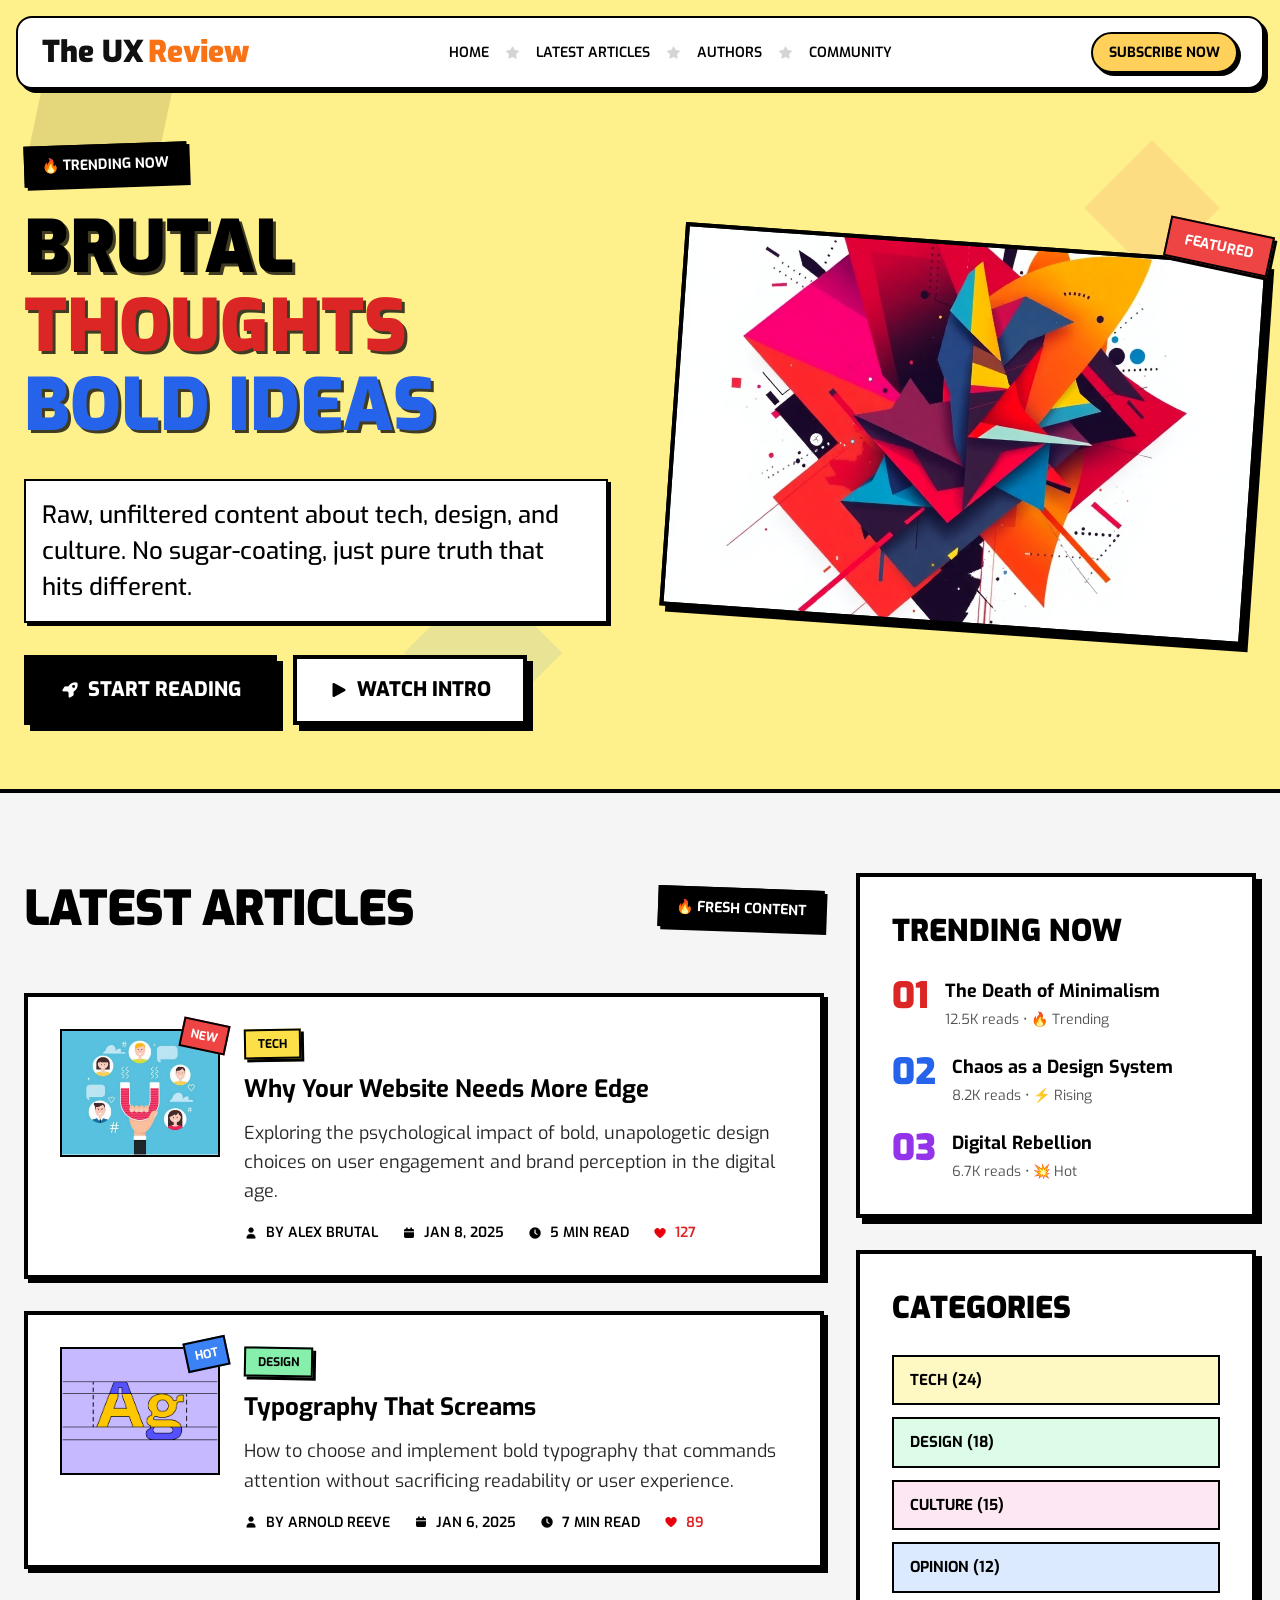
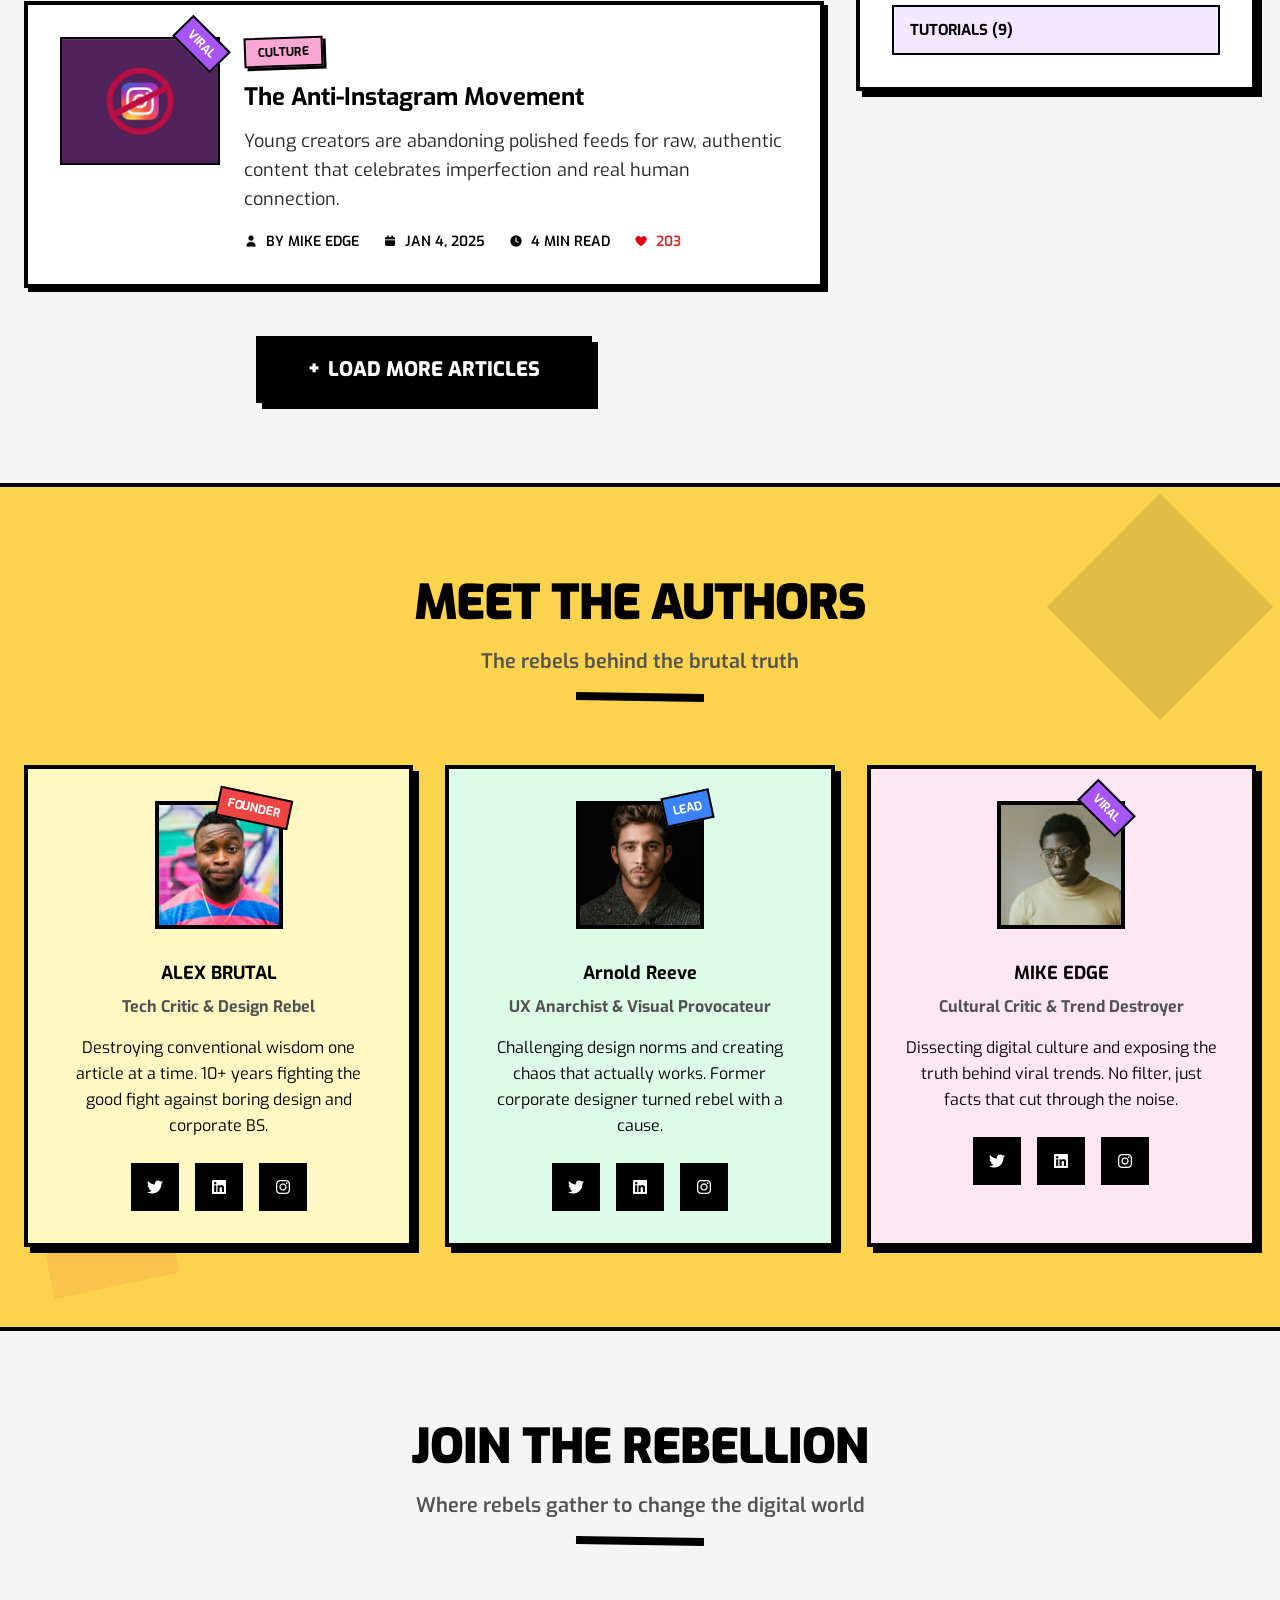
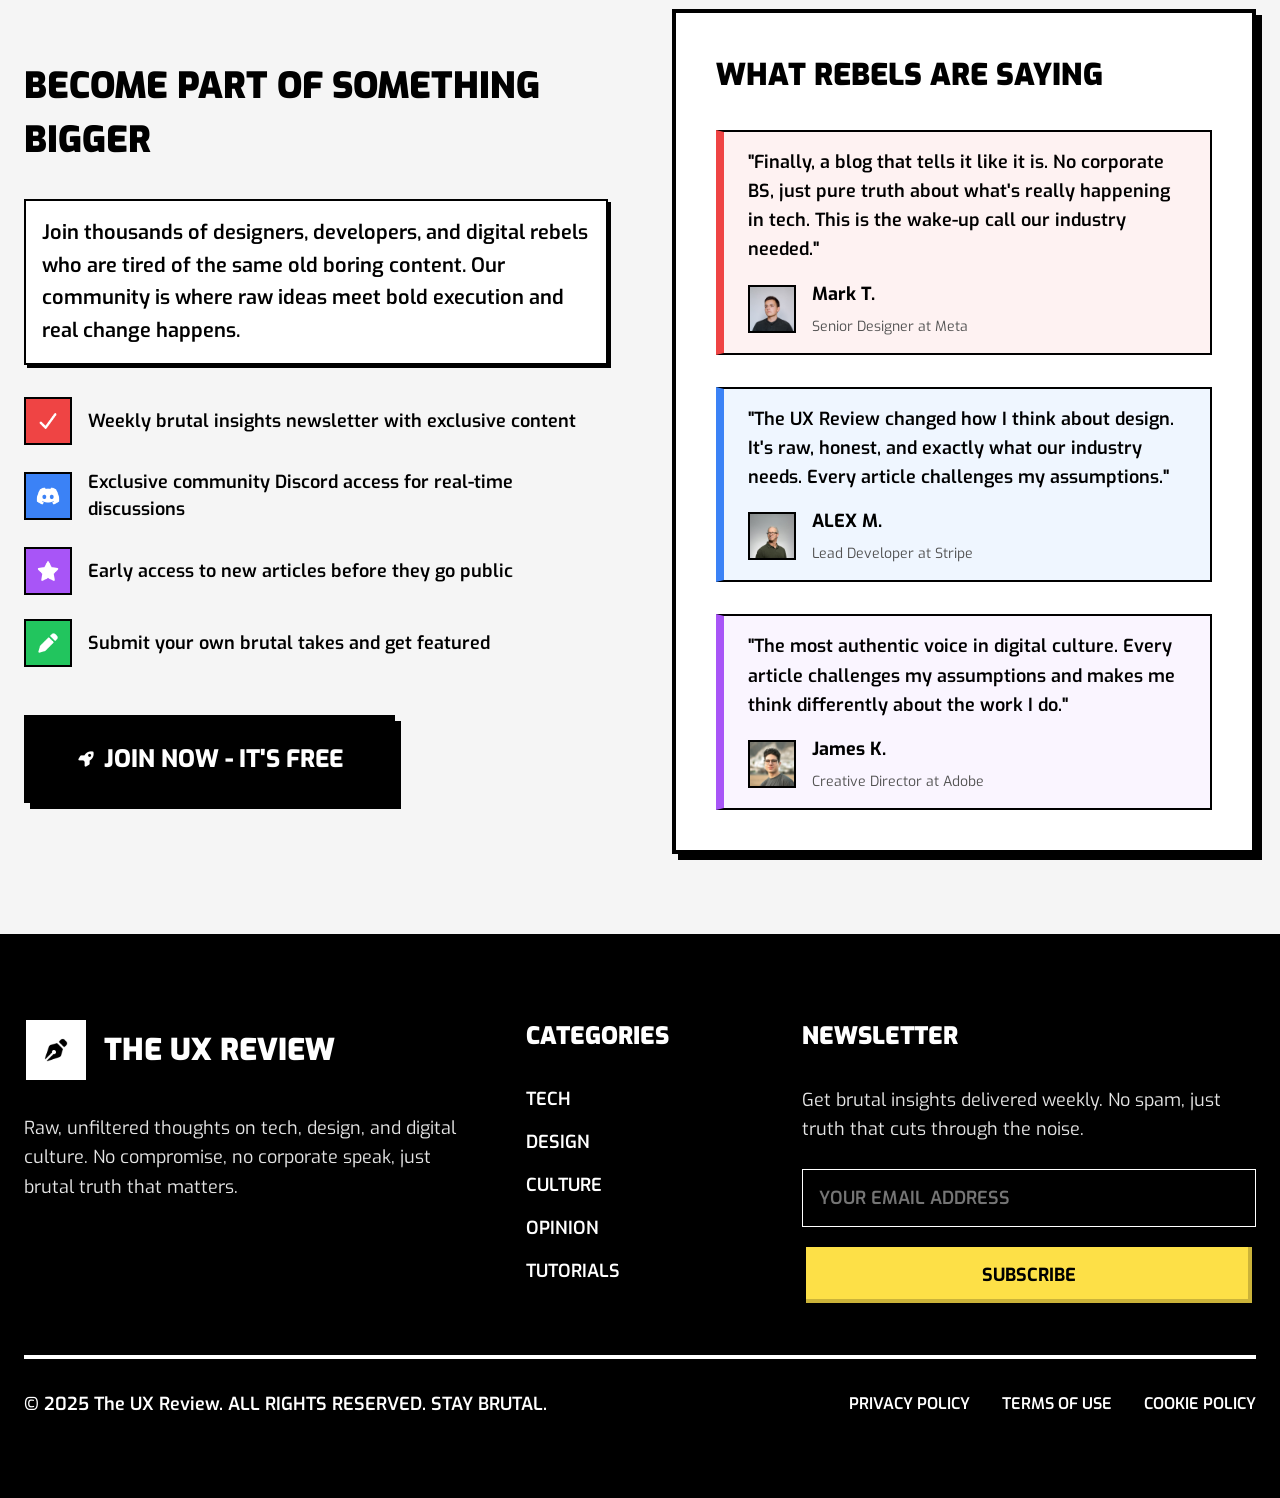
<file: assienment 3/index.html>
<!DOCTYPE html>
<html lang="en">
<head>
    <meta charset="UTF-8" />
    <title>The UX Review Blog</title>
    <link rel="icon" href="./images/icons/star-solid-full.png" />
    <meta name="viewport" content="width=device-width, initial-scale=1.0" />

    <meta property="og:title" content="The UX Review" />
    <meta property="og:description" content="A blog about UX design and research." />

    <link rel="preload" href="./fonts/exo-normal-latin.woff2" as="font" type="font/woff2" crossorigin />

    <link rel="stylesheet" href="./env.css" />
    <link rel="stylesheet" href="./style.css" />
</head>
<body class="body">

    <header id="header" class="site-header">
        <div class="header-container">
            <div class="nav-card">
                <div id="logo" class="logo">
                    <a href="#hero">
                        <span class="logo-main">The UX </span>
                        <span class="logo-accent"> Review</span>
                    </a>
                </div>

                <a href="#mobile-menu" class="menu-toggle" aria-label="Toggle menu">
                    <svg width="24" height="24" viewBox="0 0 24 24" fill="none" stroke="currentColor" stroke-width="2.5" stroke-linecap="round"><line x1="3" y1="6" x2="21" y2="6"></line><line x1="3" y1="12" x2="21" y2="12"></line><line x1="3" y1="18" x2="21" y2="18"></line></svg>
                </a>

                <nav id="main-nav" class="main-nav">
                    <ul class="nav-links">
                        <li>
                            <a href="#hero">HOME</a>
                            <img src="./images/icons/star-solid-full.png" alt="*" class="star-sep">
                        </li>
                        <li>
                            <a href="#latestArticles">LATEST ARTICLES</a>
                            <img src="./images/icons/star-solid-full.png" alt="*" class="star-sep">
                        </li>
                        <li>
                            <a href="#authors">AUTHORS</a>
                            <img src="./images/icons/star-solid-full.png" alt="*" class="star-sep">
                        </li>
                        <li>
                            <a href="#community">COMMUNITY</a>
                        </li>
                    </ul>
                </nav>

                <div id="header-actions" class="header-actions">
                    <a href="#community" class="btn-subscribe">
                        SUBSCRIBE NOW
                    </a>
                </div>

                <div id="mobile-menu" class="mobile-menu-container">
                    <div class="mobile-menu-content">
                        <div class="mobile-menu-inner">
                            <div class="mobile-menu-header">
                                <div class="mobile-menu-title">MENU</div>
                                <a href="#" class="mobile-menu-close" aria-label="Close menu">
                                    <svg width="24" height="24" viewBox="0 0 24 24" fill="none" stroke="currentColor" stroke-width="2.5" stroke-linecap="round"><line x1="18" y1="6" x2="6" y2="18"></line><line x1="6" y1="6" x2="18" y2="18"></line></svg>
                                </a>
                            </div>
                            <nav class="mobile-nav">
                                <ul>
                                    <li><a href="#hero">HOME</a></li>
                                    <li><a href="#latestArticles">LATEST ARTICLES</a></li>
                                    <li><a href="#authors">AUTHORS</a></li>
                                    <li><a href="#community">COMMUNITY</a></li>
                                </ul>
                            </nav>
                            <div class="mobile-cta-wrap">
                                <a href="#community" class="btn-mobile-sub">
                                    <img src="./images/icons/rocket-solid-full.png" alt="" class="btn-icon"> SUBSCRIBE NOW
                                </a>
                            </div>
                        </div>
                    </div>
                </div>
            </div>
        </div>
    </header>

    <section id="hero" class="hero-section">

        <div class="hero-bg-shapes">
            <div class="cube cube-1"></div>
            <div class="cube cube-2"></div>
            <div class="cube cube-3"></div>
        </div>

        <div class="hero-container">
            <div class="hero-grid">

                <div class="hero-left">
                    <div class="badge-trending">
                        <span>🔥 TRENDING NOW</span>
                    </div>
                    <h2 class="hero-title">
                        BRUTAL<br />
                        <span class="text-red">THOUGHTS</span><br />
                        <span class="text-blue">BOLD IDEAS</span>
                    </h2>
                    <p class="hero-desc">
                        Raw, unfiltered content about tech, design, and culture. No sugar-coating, just pure truth that hits different.
                    </p>
                    <div class="hero-buttons">
                        <div class="btn-shadow-wrap">
                            <a href="#latestArticles" class="btn-brutal btn-black">
                                <img src="./images/icons/rocket-solid-full.png" alt="" class="btn-icon">START READING
                            </a>
                        </div>
                        <div class="btn-shadow-wrap">
                            <a href="#community" class="btn-brutal btn-white">
                                <img src="./images/icons/play-solid-full.png" alt="" class="btn-icon">WATCH INTRO
                            </a>
                        </div>
                    </div>
                </div>

                <div class="hero-right">
                    <div class="hero-card hover-lift">
                        <img class="hero-img" src="./images/hero-img.png" alt="abstract brutalist geometric shapes with bold colors, digital art style, high contrast" />
                    </div>
                    <div class="badge-featured">
                        <span>FEATURED</span>
                    </div>
                </div>
            </div>
        </div>
    </section>

    <section id="latestArticles" class="articles-section">
        <div class="section-container">
            <div class="articles-layout">

                <div class="articles-main">
                    <div class="articles-header">
                        <h3 class="section-title">LATEST ARTICLES</h3>
                        <div class="badge-fresh">
                            <span>🔥 FRESH CONTENT</span>
                        </div>
                    </div>

                    <div class="articles-list">

                        <article class="article-item hover-lift">
                            <div class="article-flex">
                                <div class="article-thumb-wrap">
                                    <img class="article-thumb" src="./images/user-engagement-2.jpg" alt="bold website design with sharp edges and contrasting colors" />
                                    <div class="tag-corner tag-red">NEW</div>
                                </div>
                                <div class="article-content">
                                    <div class="category-pill pill-yellow">TECH</div>
                                    <h4 class="article-title">Why Your Website Needs More Edge</h4>
                                    <p class="article-excerpt">
                                        Exploring the psychological impact of bold, unapologetic design choices on user engagement and brand perception in the digital age.
                                    </p>
                                    <div class="article-meta">
                                        <span class="meta-item"><img src="./images/icons/user-solid-full.png" alt="" class="meta-icon">BY ALEX BRUTAL</span>
                                        <span class="meta-item"><img src="./images/icons/calendar-solid-full.png" alt="" class="meta-icon">JAN 8, 2025</span>
                                        <span class="meta-item"><img src="./images/icons/clock-solid-full.png" alt="" class="meta-icon">5 MIN READ</span>
                                        <span class="meta-item text-red"><img src="./images/icons/heart-solid-full-red.png" alt="" class="meta-icon">127</span>
                                    </div>
                                </div>
                            </div>
                        </article>

                        <article class="article-item hover-lift">
                            <div class="article-flex">
                                <div class="article-thumb-wrap">
                                    <img class="article-thumb" src="./images/guide-to-typography.avif" alt="bold typography design, experimental fonts, creative lettering" />
                                    <div class="tag-corner tag-blue">HOT</div>
                                </div>
                                <div class="article-content">
                                    <div class="category-pill pill-green">DESIGN</div>
                                    <h4 class="article-title">Typography That Screams</h4>
                                    <p class="article-excerpt">
                                        How to choose and implement bold typography that commands attention without sacrificing readability or user experience.
                                    </p>
                                    <div class="article-meta">
                                        <span class="meta-item"><img src="./images/icons/user-solid-full.png" alt="" class="meta-icon">BY ARNOLD REEVE</span>
                                        <span class="meta-item"><img src="./images/icons/calendar-solid-full.png" alt="" class="meta-icon">JAN 6, 2025</span>
                                        <span class="meta-item"><img src="./images/icons/clock-solid-full.png" alt="" class="meta-icon">7 MIN READ</span>
                                        <span class="meta-item text-red"><img src="./images/icons/heart-solid-full-red.png" alt="" class="meta-icon">89</span>
                                    </div>
                                </div>
                            </div>
                        </article>

                        <article class="article-item hover-lift">
                            <div class="article-flex">
                                <div class="article-thumb-wrap">
                                    <img class="article-thumb" src="./images/anti-instagram.jpg" alt="anti-instagram aesthetic, raw authentic social media content" />
                                    <div class="tag-corner tag-purple">VIRAL</div>
                                </div>
                                <div class="article-content">
                                    <div class="category-pill pill-pink">CULTURE</div>
                                    <h4 class="article-title">The Anti-Instagram Movement</h4>
                                    <p class="article-excerpt">
                                        Young creators are abandoning polished feeds for raw, authentic content that celebrates imperfection and real human connection.
                                    </p>
                                    <div class="article-meta">
                                        <span class="meta-item"><img src="./images/icons/user-solid-full.png" alt="" class="meta-icon">BY MIKE EDGE</span>
                                        <span class="meta-item"><img src="./images/icons/calendar-solid-full.png" alt="" class="meta-icon">JAN 4, 2025</span>
                                        <span class="meta-item"><img src="./images/icons/clock-solid-full.png" alt="" class="meta-icon">4 MIN READ</span>
                                        <span class="meta-item text-red"><img src="./images/icons/heart-solid-full-red.png" alt="" class="meta-icon">203</span>
                                    </div>
                                </div>
                            </div>
                        </article>
                    </div>

                    <div class="load-more-container">
                        <div class="btn-shadow-wrap">
                            <button class="btn-brutal btn-black btn-load-more">
                                <span class="icon-plus">+</span>LOAD MORE ARTICLES
                            </button>
                        </div>
                    </div>
                </div>

                <aside class="articles-sidebar">
                    <div class="sidebar-sticky">

                        <div class="sidebar-card">
                            <h4 class="sidebar-title">TRENDING NOW</h4>
                            <div class="trending-list">
                                <div class="trending-item">
                                    <span class="rank-number text-red">01</span>
                                    <div>
                                        <h5 class="trending-headline">The Death of Minimalism</h5>
                                        <p class="trending-sub">12.5K reads • 🔥 Trending</p>
                                    </div>
                                </div>
                                <div class="trending-item">
                                    <span class="rank-number text-blue">02</span>
                                    <div>
                                        <h5 class="trending-headline">Chaos as a Design System</h5>
                                        <p class="trending-sub">8.2K reads • ⚡ Rising</p>
                                    </div>
                                </div>
                                <div class="trending-item">
                                    <span class="rank-number text-purple">03</span>
                                    <div>
                                        <h5 class="trending-headline">Digital Rebellion</h5>
                                        <p class="trending-sub">6.7K reads • 💥 Hot</p>
                                    </div>
                                </div>
                            </div>
                        </div>

                        <div class="sidebar-card">
                            <h4 class="sidebar-title">CATEGORIES</h4>
                            <div class="category-block-list">
                                <span class="cat-block cat-yellow hover-lift">TECH (24)</span>
                                <span class="cat-block cat-green hover-lift">DESIGN (18)</span>
                                <span class="cat-block cat-pink hover-lift">CULTURE (15)</span>
                                <span class="cat-block cat-blue hover-lift">OPINION (12)</span>
                                <span class="cat-block cat-purple hover-lift">TUTORIALS (9)</span>
                            </div>
                        </div>
                    </div>
                </aside>
            </div>
        </div>
    </section>

    <section id="authors" class="authors-section">

        <div class="authors-bg-shapes">
            <div class="author-cube author-cube-1"></div>
            <div class="author-cube author-cube-2"></div>
        </div>

        <div class="section-container">
            <div class="section-header-center">
                <h3 class="section-title">MEET THE AUTHORS</h3>
                <p class="section-subtitle">The rebels behind the brutal truth</p>
                <div class="title-underline"></div>
            </div>

            <div class="authors-grid">

                <div class="author-box author-yellow hover-lift">
                    <div class="author-avatar-wrap">
                        <img src="./images/avatar-1.jpg" alt="Alex Brutal" class="author-avatar" />
                        <div class="tag-corner tag-red">FOUNDER</div>
                    </div>
                    <h4 class="author-name">ALEX BRUTAL</h4>
                    <p class="author-role">Tech Critic &amp; Design Rebel</p>
                    <p class="author-bio">
                        Destroying conventional wisdom one article at a time. 10+ years fighting the good fight against boring design and corporate BS.
                    </p>
                    <ul class="author-socials">
                        <li class="social-btn social-twitter hover-lift">
                            <a href="https://twitter.com" target="_blank" aria-label="Twitter"><img src="./images/icons/twitter-brands-solid-full.png" alt="Twitter" class="social-icon"></a>
                        </li>
                        <li class="social-btn social-linkedin hover-lift">
                            <a href="https://linkedin.com" target="_blank" aria-label="LinkedIn"><img src="./images/icons/linkedin-brands-solid-full.png" alt="LinkedIn" class="social-icon"></a>
                        </li>
                        <li class="social-btn social-instagram hover-lift">
                            <a href="https://instagram.com" target="_blank" aria-label="Instagram"><img src="./images/icons/instagram-brands-solid-full.png" alt="Instagram" class="social-icon"></a>
                        </li>
                    </ul>
                </div>

                <div class="author-box author-green hover-lift">
                    <div class="author-avatar-wrap">
                        <img src="./images/avatar-2.jpg" alt="Arnold Reeve" class="author-avatar" />
                        <div class="tag-corner tag-blue">LEAD</div>
                    </div>
                    <h4 class="author-name">Arnold Reeve</h4>
                    <p class="author-role">UX Anarchist &amp; Visual Provocateur</p>
                    <p class="author-bio">
                        Challenging design norms and creating chaos that actually works. Former corporate designer turned rebel with a cause.
                    </p>
                    <ul class="author-socials">
                        <li class="social-btn social-twitter hover-lift">
                            <a href="https://twitter.com" target="_blank" aria-label="Twitter"><img src="./images/icons/twitter-brands-solid-full.png" alt="Twitter" class="social-icon"></a>
                        </li>
                        <li class="social-btn social-linkedin hover-lift">
                            <a href="https://linkedin.com" target="_blank" aria-label="LinkedIn"><img src="./images/icons/linkedin-brands-solid-full.png" alt="LinkedIn" class="social-icon"></a>
                        </li>
                        <li class="social-btn social-instagram hover-lift">
                            <a href="https://instagram.com" target="_blank" aria-label="Instagram"><img src="./images/icons/instagram-brands-solid-full.png" alt="Instagram" class="social-icon"></a>
                        </li>
                    </ul>
                </div>

                <div class="author-box author-pink hover-lift">
                    <div class="author-avatar-wrap">
                        <img src="./images/avatar-3.jpg" alt="Mike Edge" class="author-avatar" />
                        <div class="tag-corner tag-purple">VIRAL</div>
                    </div>
                    <h4 class="author-name">MIKE EDGE</h4>
                    <p class="author-role">Cultural Critic &amp; Trend Destroyer</p>
                    <p class="author-bio">
                        Dissecting digital culture and exposing the truth behind viral trends. No filter, just facts that cut through the noise.
                    </p>
                    <ul class="author-socials">
                        <li class="social-btn social-twitter hover-lift">
                            <a href="https://twitter.com" target="_blank" aria-label="Twitter"><img src="./images/icons/twitter-brands-solid-full.png" alt="Twitter" class="social-icon"></a>
                        </li>
                        <li class="social-btn social-linkedin hover-lift">
                            <a href="https://linkedin.com" target="_blank" aria-label="LinkedIn"><img src="./images/icons/linkedin-brands-solid-full.png" alt="LinkedIn" class="social-icon"></a>
                        </li>
                        <li class="social-btn social-instagram hover-lift">
                            <a href="https://instagram.com" target="_blank" aria-label="Instagram"><img src="./images/icons/instagram-brands-solid-full.png" alt="Instagram" class="social-icon"></a>
                        </li>
                    </ul>
                </div>
            </div>
        </div>
    </section>

    <section id="community" class="community-section">
        <div class="section-container">
            <div class="section-header-center">
                <h3 class="section-title">JOIN THE REBELLION</h3>
                <p class="section-subtitle">Where rebels gather to change the digital world</p>
                <div class="title-underline"></div>
            </div>

            <div class="community-grid">

                <div class="community-left">
                    <h4 class="community-heading">BECOME PART OF SOMETHING BIGGER</h4>
                    <p class="community-desc-box">
                        Join thousands of designers, developers, and digital rebels who are tired of the same old boring content. Our community is where raw ideas meet bold execution and real change happens.
                    </p>

                    <div class="perks-list">
                        <div class="perk-row">
                            <div class="perk-icon-box bg-red">
                                <img src="./images/icons/check-solid-full.png" alt="" class="perk-icon">
                            </div>
                            <span class="perk-text">Weekly brutal insights newsletter with exclusive content</span>
                        </div>
                        <div class="perk-row">
                            <div class="perk-icon-box bg-blue">
                                <img src="./images/icons/discord-brands-solid-full.png" alt="" class="perk-icon">
                            </div>
                            <span class="perk-text">Exclusive community Discord access for real-time discussions</span>
                        </div>
                        <div class="perk-row">
                            <div class="perk-icon-box bg-purple">
                                <img src="./images/icons/star-solid-full-white.png" alt="" class="perk-icon">
                            </div>
                            <span class="perk-text">Early access to new articles before they go public</span>
                        </div>
                        <div class="perk-row">
                            <div class="perk-icon-box bg-green">
                                <img src="./images/icons/pen-solid-full.png" alt="" class="perk-icon">
                            </div>
                            <span class="perk-text">Submit your own brutal takes and get featured</span>
                        </div>
                    </div>

                    <div class="btn-join-wrap">
                        <div class="btn-shadow-wrap">
                            <button class="btn-brutal btn-black btn-join-lg">
                                <img src="./images/icons/rocket-solid-full.png" alt="" class="btn-icon">JOIN NOW - IT'S FREE
                            </button>
                        </div>
                    </div>
                </div>

                <div class="testimonials-card">
                    <h5 class="testimonials-title">WHAT REBELS ARE SAYING</h5>
                    <div class="testimonials-list">

                        <div class="testimonial-item quote-red">
                            <p class="quote-text">
                                "Finally, a blog that tells it like it is. No corporate BS, just pure truth about what's really happening in tech. This is the wake-up call our industry needed."
                            </p>
                            <div class="quote-author">
                                <img src="./images/avatar-4.avif" alt="User" class="quote-avatar" />
                                <div>
                                    <div class="author-name">Mark T.</div>
                                    <div class="author-title">Senior Designer at Meta</div>
                                </div>
                            </div>
                        </div>

                        <div class="testimonial-item quote-blue">
                            <p class="quote-text">
                                "The UX Review changed how I think about design. It's raw, honest, and exactly what our industry needs. Every article challenges my assumptions."
                            </p>
                            <div class="quote-author">
                                <img src="./images/avatar-5.jpg" alt="User" class="quote-avatar" />
                                <div>
                                    <div class="author-name">ALEX M.</div>
                                    <div class="author-title">Lead Developer at Stripe</div>
                                </div>
                            </div>
                        </div>

                        <div class="testimonial-item quote-purple">
                            <p class="quote-text">
                                "The most authentic voice in digital culture. Every article challenges my assumptions and makes me think differently about the work I do."
                            </p>
                            <div class="quote-author">
                                <img src="./images/avatar-6.avif" alt="User" class="quote-avatar" />
                                <div>
                                    <div class="author-name">James K.</div>
                                    <div class="author-title">Creative Director at Adobe</div>
                                </div>
                            </div>
                        </div>
                    </div>
                </div>
            </div>
        </div>
    </section>

    <footer id="footer" class="site-footer">
        <div class="footer-container">
            <div class="footer-grid">

                <div class="footer-brand-col">
                    <div class="footer-brand-header">
                        <div class="pen-icon-box">
                            <img src="./images/icons/pen-nib-solid-full.png" alt="" class="footer-pen-icon">
                        </div>
                        <h1 class="footer-title">THE UX REVIEW</h1>
                    </div>
                    <p class="footer-desc">
                        Raw, unfiltered thoughts on tech, design, and digital culture. No compromise, no corporate speak, just brutal truth that matters.
                    </p>
                </div>

                <div class="footer-col">
                    <h4 class="footer-heading">CATEGORIES</h4>
                    <ul class="footer-nav-list">
                        <li><a href="#latestArticles">TECH</a></li>
                        <li><a href="#latestArticles">DESIGN</a></li>
                        <li><a href="#latestArticles">CULTURE</a></li>
                        <li><a href="#latestArticles">OPINION</a></li>
                        <li><a href="#latestArticles">TUTORIALS</a></li>
                    </ul>
                </div>

                <div class="footer-newsletter-col">
                    <h4 class="footer-heading">NEWSLETTER</h4>
                    <p class="footer-newsletter-desc">
                        Get brutal insights delivered weekly. No spam, just truth that cuts through the noise.
                    </p>
                    <form class="footer-form" onsubmit="event.preventDefault(); alert('Subscribed to the Newsletter!');">
                        <input type="email" required placeholder="YOUR EMAIL ADDRESS" class="footer-input" />
                        <button type="submit" class="footer-submit-btn">
                            SUBSCRIBE
                        </button>
                    </form>
                </div>
            </div>

            <div class="footer-bottom">
                <p class="footer-copyright">
                    © 2025 The UX Review. ALL RIGHTS RESERVED. STAY BRUTAL.
                </p>
                <div class="footer-legal-links">
                    <a href="#">PRIVACY POLICY</a>
                    <a href="#">TERMS OF USE</a>
                    <a href="#">COOKIE POLICY</a>
                </div>
            </div>
        </div>
    </footer>

</body>
</html>
</file>
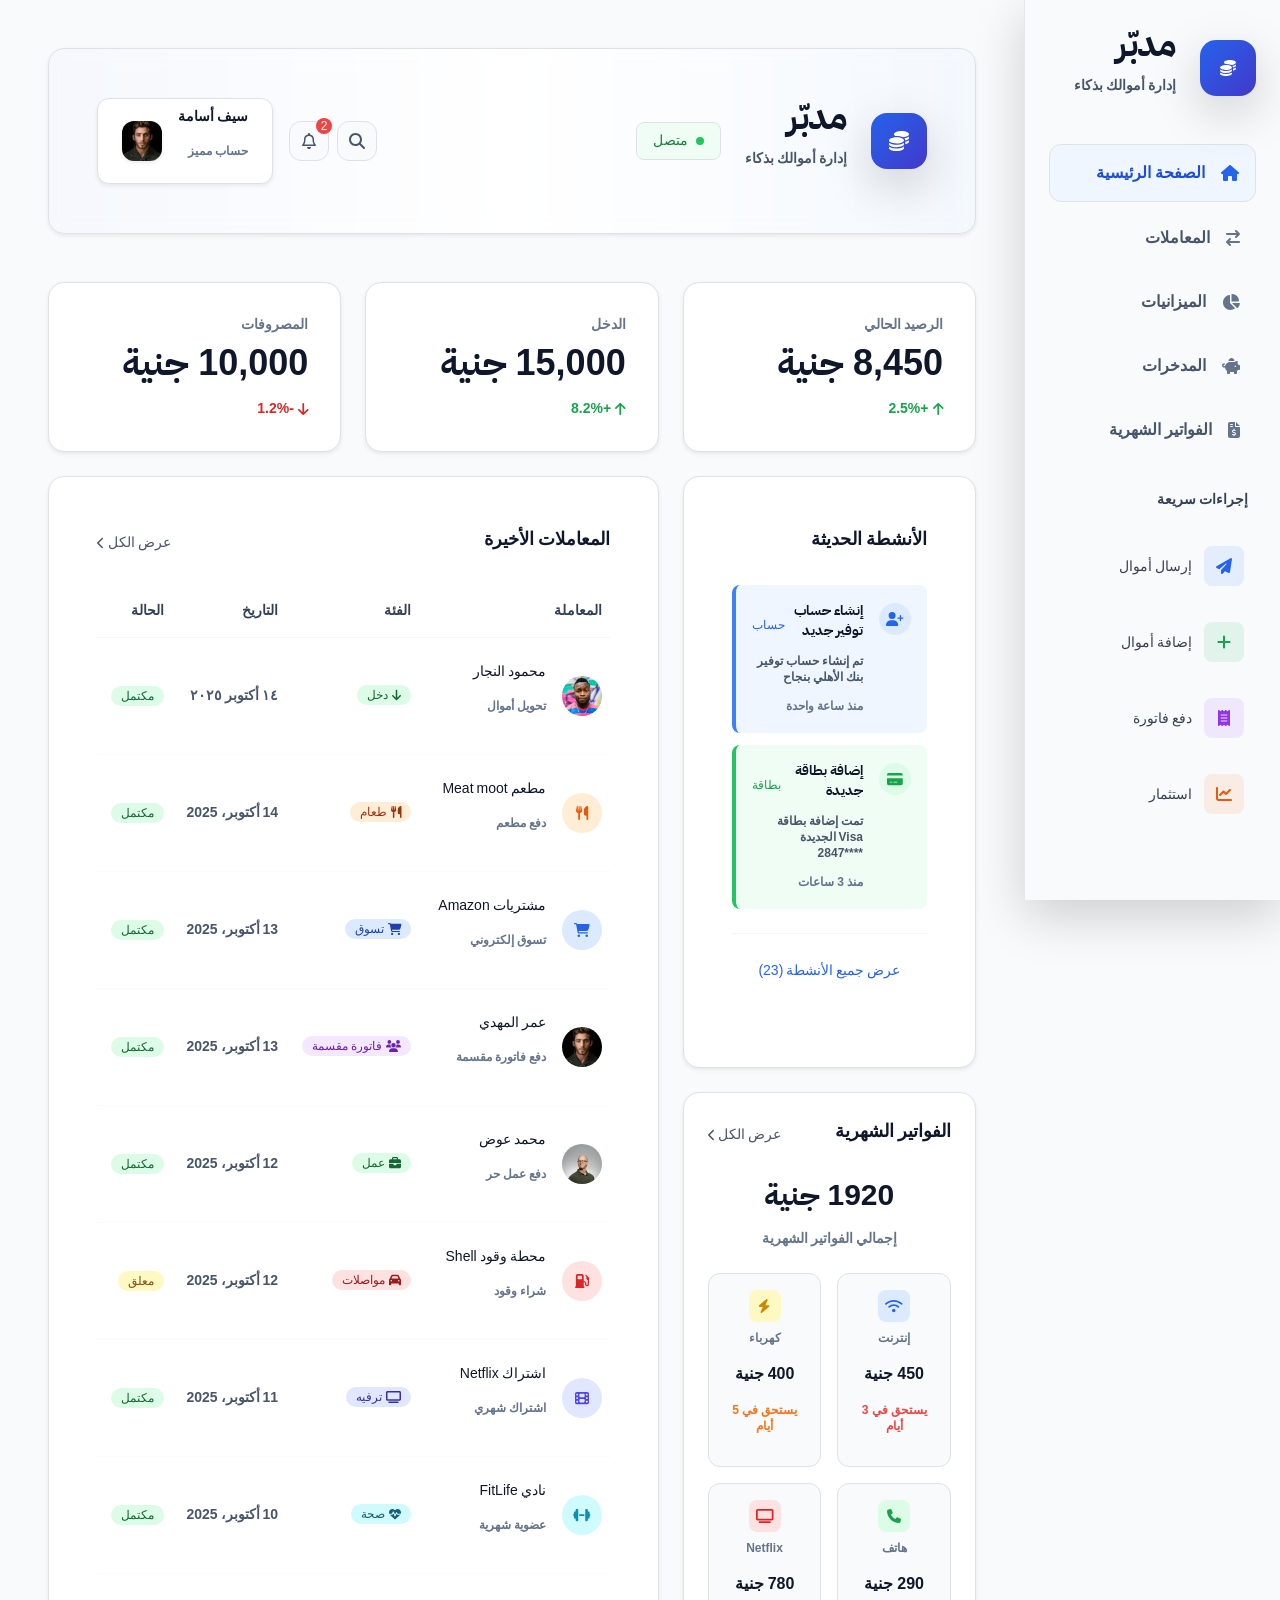
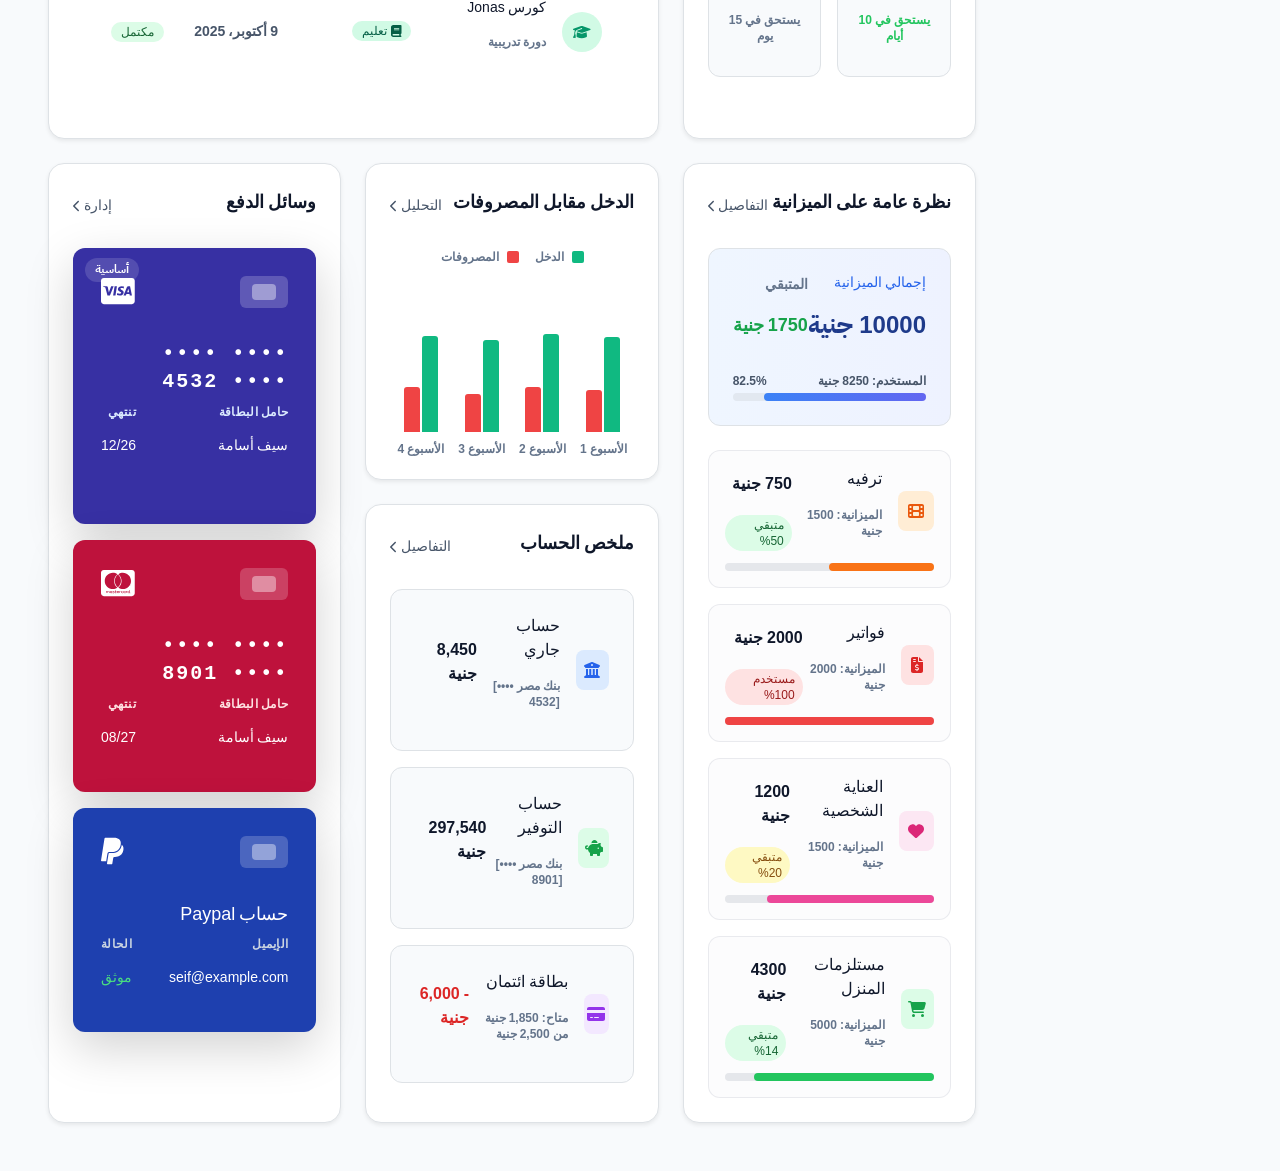
<file: assienment 4/index.html>
<!DOCTYPE html>
<html lang="ar" dir="rtl">
  <head>
    <meta charset="UTF-8" />
    <meta http-equiv="Content-Language" content="ar" />
    <title>مدبّر | إدارة أموالك بذكاء</title>
    <link rel="icon" href="./images/favicon.png" />
    
    <link rel="preload" href="./fonts/ibm-plex-sans-arabic-arabic-600.woff2" as="font" type="font/woff2" crossorigin />
    <meta name="viewport" content="width=device-width, initial-scale=1.0" />
    
    <link rel="stylesheet" href="./fontawesome/css/all.min.css" />
    <script defer src="./fontawesome/all.min.js"></script>
    
    <link rel="stylesheet" href="./bootstrap/css/bootstrap.rtl.min.css" />
    
    <link rel="stylesheet" href="./env.css" />
    <link rel="stylesheet" href="./style.css" />
  </head>
  <body>
    <div
      id="finance-dashboard-layout"
      class="dashboard-layout flex w-full bg-gray-50"
    >
      
      <aside
        id="sidebar"
        class="sidebar fixed right-0 top-0 h-full z-10 d-none d-md-flex flex-column shadow-lg transition-all duration-300"
      >
        <div class="p-3 p-xl-4">
          <div id="logo" class="mb-8">
            <div
              class="flex items-center justify-content-center justify-content-xl-start gap-4"
            >
              
              <div
                class="logo-icon bg-gradient-blue rounded-2xl flex items-center justify-center shadow-lg"
              >
                <i
                  class="fa-solid fa-coins text-white text-xl md:text-base"
                ></i>
              </div>

              <div class="d-flex flex-column d-md-none d-xl-flex">
                <h1 class="text-4xl font-bold text-gray-900 tracking-tight">
                  مدبّر
                </h1>
                <p class="text-sm text-gray-600 mt-1">إدارة أموالك بذكاء</p>
              </div>
            </div>
          </div>
          <nav id="main-nav">
            <ul class="space-y-2">
              <li>
                <span
                  class="flex items-center justify-content-center justify-content-xl-start gap-3 px-2 px-xl-3 py-3 bg-blue-50 border border-blue-100 rounded-xl text-blue-700 font-semibold cursor-pointer"
                >
                  <i
                    class="fa-solid fa-house w-5 text-center text-blue-600"
                  ></i>
                  <span class="d-block d-md-none d-xl-block">الصفحة الرئيسية</span>
                </span>
              </li>
              <li>
                <span
                  class="flex items-center justify-content-center justify-content-xl-start gap-3 px-2 px-xl-3 py-3 hover:bg-gray-50 rounded-xl text-gray-600 cursor-pointer transition-colors"
                >
                  <i
                    class="fa-solid fa-arrow-right-arrow-left w-5 text-center text-gray-500"
                  ></i>
                  <span class="d-block d-md-none d-xl-block">المعاملات</span>
                </span>
              </li>
              <li>
                <span
                  class="flex items-center justify-content-center justify-content-xl-start gap-3 px-2 px-xl-3 py-3 hover:bg-gray-50 rounded-xl text-gray-600 cursor-pointer transition-colors"
                >
                  <i
                    class="fa-solid fa-chart-pie w-5 text-center text-gray-500"
                  ></i>
                  <span class="d-block d-md-none d-xl-block">الميزانيات</span>
                </span>
              </li>
              <li>
                <span
                  class="flex items-center justify-content-center justify-content-xl-start gap-3 px-2 px-xl-3 py-3 hover:bg-gray-50 rounded-xl text-gray-600 cursor-pointer transition-colors"
                >
                  <i
                    class="fa-solid fa-piggy-bank w-5 text-center text-gray-500"
                  ></i>
                  <span class="d-block d-md-none d-xl-block">المدخرات</span>
                </span>
              </li>
              <li>
                <span
                  class="flex items-center justify-content-center justify-content-xl-start gap-3 px-2 px-xl-3 py-3 hover:bg-gray-50 rounded-xl text-gray-600 cursor-pointer transition-colors"
                >
                  <i
                    class="fa-solid fa-file-invoice-dollar w-5 text-center text-gray-500"
                  ></i>
                  <span class="d-block d-md-none d-xl-block">الفواتير الشهرية</span>
                </span>
              </li>
            </ul>
          </nav>

          <div id="sidebar-quick-actions" class="mt-8">
            <h3
              class="text-sm font-semibold text-gray-700 mb-4 px-2 d-block d-md-none d-xl-block"
            >
              إجراءات سريعة
            </h3>
            <div class="space-y-3">
              <button class="sidebar-action-btn group w-full">
                <div
                  class="sidebar-action-icon action-blue"
                >
                  <i class="fa-solid fa-paper-plane text-blue-600"></i>
                </div>
                <span class="sidebar-action-label d-block d-md-none d-xl-block"
                  >إرسال أموال</span
                >
              </button>

              <button class="sidebar-action-btn group w-full">
                <div
                  class="sidebar-action-icon action-green"
                >
                  <i class="fa-solid fa-plus text-green-600"></i>
                </div>
                <span class="sidebar-action-label d-block d-md-none d-xl-block"
                  >إضافة أموال</span
                >
              </button>

              <button class="sidebar-action-btn group w-full">
                <div
                  class="sidebar-action-icon action-purple"
                >
                  <i class="fa-solid fa-receipt text-purple-600"></i>
                </div>
                <span class="sidebar-action-label d-block d-md-none d-xl-block"
                  >دفع فاتورة</span
                >
              </button>

              <button class="sidebar-action-btn group w-full">
                <div
                  class="sidebar-action-icon action-orange"
                >
                  <i class="fa-solid fa-chart-line text-orange-600"></i>
                </div>
                <span class="sidebar-action-label d-block d-md-none d-xl-block"
                  >استثمار</span
                >
              </button>
            </div>
          </div>
        </div>
      </aside>

      <main
        id="main-content"
        class="flex-1 p-4 p-md-5 overflow-y-auto transition-all duration-300"
      >
        <header id="header" class="relative mb-4 mb-md-5">
          
          <div
            class="absolute inset-0 welcome-bg rounded-2xl"
          ></div>

          <div
            class="relative flex flex-col flex-sm-row justify-between items-start align-items-sm-center p-4 p-md-5 rounded-2xl border border-gray-100 backdrop-blur-sm shadow-sm gap-4 gap-sm-0"
          >
            <div class="flex items-center gap-3 gap-md-4 w-full w-sm-auto">
              
              <div
                class="w-12 h-12 md:w-14 md:h-14 bg-gradient-to-br from-blue-600 to-indigo-700 rounded-2xl flex items-center justify-center shadow-lg shadow-blue flex-shrink-0"
              >
                <i class="fa-solid fa-coins text-white text-lg md:text-xl"></i>
              </div>

              <div class="flex flex-col">
                <h1
                  class="text-2xl md:text-4xl font-bold text-gray-900 tracking-tight"
                >
                  مدبّر
                </h1>
                <p class="text-xs md:text-sm text-gray-600 mt-1">
                  إدارة أموالك بذكاء
                </p>
              </div>

              <div
                class="d-none d-sm-flex items-center gap-2 bg-green-50 px-2 px-md-3 py-1 py-md-2 rounded-lg border border-green-100"
              >
                <div
                  class="w-2 h-2 bg-green-500 rounded-full animate-pulse"
                ></div>
                <span class="text-xs md:text-sm font-medium text-green-700"
                  >متصل</span
                >
              </div>
            </div>

            <div
              class="flex items-center gap-2 gap-md-3 w-full w-sm-auto justify-between justify-content-sm-end"
            >
              
              <div class="flex items-center gap-1 gap-md-2">
                <button
                  class="w-8 h-8 md:w-10 md:h-10 flex items-center justify-center bg-gray-50 hover:bg-gray-100 border border-gray-200 rounded-xl transition-all duration-200 group"
                >
                  <i
                    class="fa-solid fa-search text-gray-600 group-hover:text-gray-700 text-sm md:text-base"
                  ></i>
                </button>

                <button
                  class="relative w-8 h-8 md:w-10 md:h-10 flex items-center justify-center bg-gray-50 hover:bg-gray-100 border border-gray-200 rounded-xl transition-all duration-200 group"
                >
                  <i
                    class="fa-regular fa-bell text-gray-600 group-hover:text-gray-700 text-sm md:text-base"
                  ></i>
                  <span
                    class="absolute -top-1 -right-1 w-3 h-3 md:w-4 md:h-4 bg-red-500 text-white text-xs rounded-full flex items-center justify-center"
                    >2</span
                  >
                </button>
              </div>

              <div
                class="flex items-center gap-2 gap-md-3 bg-white px-3 px-md-4 py-2 rounded-xl border border-gray-200 shadow-sm hover:shadow-md transition-all duration-200"
              >
                <div class="text-right d-none d-sm-block">
                  <p class="text-xs md:text-sm font-semibold text-gray-900">
                    سيف أسامة
                  </p>
                  <p class="text-xs text-gray-500 d-none d-md-block">حساب مميز</p>
                </div>
                <img
                  src="./images/avatar-2.jpg"
                  alt="User Avatar"
                  class="w-8 h-8 md:w-10 md:h-10 rounded-xl ring-2 ring-gray-100 shadow-sm"
                />
              </div>
            </div>

            <div
              class="d-flex d-sm-none items-center gap-2 bg-green-50 px-3 py-1.5 rounded-lg border border-green-100 w-full justify-center"
            >
              <div
                class="w-2 h-2 bg-green-500 rounded-full animate-pulse"
              ></div>
              <span class="text-xs font-medium text-green-700">متصل</span>
            </div>
          </div>
        </header>

        <div
          id="summary-cards"
          class="grid grid-cols-1 md:grid-cols-3 gap-6 mb-6"
        >
          <div
            id="current-balance-card"
            class="bg-white border border-gray-200 p-8 rounded-2xl shadow-sm"
          >
            <p class="text-sm text-gray-500 mb-2">الرصيد الحالي</p>
            <p class="text-3xl md:text-2xl lg:text-4xl font-bold text-gray-900">
              8,450 جنية
            </p>
            <div class="flex items-center mt-2">
              <i class="fa-solid fa-arrow-up text-green-600 text-sm ml-1"></i>
              <span class="text-sm text-green-600">+2.5%</span>
            </div>
          </div>

          <div
            id="income-card"
            class="bg-white border border-gray-200 p-8 rounded-2xl shadow-sm"
          >
            <p class="text-sm text-gray-500 mb-2">الدخل</p>
            <p class="text-3xl md:text-2xl lg:text-4xl font-bold text-gray-900">
              15,000 جنية
            </p>
            <div class="flex items-center mt-2">
              <i class="fa-solid fa-arrow-up text-green-600 text-sm ml-1"></i>
              <span class="text-sm text-green-600">+8.2%</span>
            </div>
          </div>

          <div
            id="expenses-card"
            class="bg-white border border-gray-200 p-8 rounded-2xl shadow-sm"
          >
            <p class="text-sm text-gray-500 mb-2">المصروفات</p>
            <p class="text-3xl md:text-2xl lg:text-4xl font-bold text-gray-900">
              10,000 جنية
            </p>
            <div class="flex items-center mt-2">
              <i class="fa-solid fa-arrow-down text-red-600 text-sm ml-1"></i>
              <span class="text-sm text-red-600">-1.2%</span>
            </div>
          </div>
        </div>

        <div
          id="dashboard-widgets"
          class="grid grid-cols-1 md:grid-cols-2 lg:grid-cols-3 gap-4"
        >
          <div
            id="notifications-card"
            class="order-1 bg-white border border-gray-200 p-4 p-md-5 rounded-2xl shadow-sm"
          >
            <div class="flex justify-between items-center mb-6">
              <h3 class="text-base md:text-lg font-semibold text-gray-900">
                الأنشطة الحديثة
              </h3>
            </div>

            <div class="space-y-3">
              
              <div
                class="flex items-start gap-3 p-3 bg-blue-50 border-l-4 border-blue-500 rounded-lg"
              >
                <div
                  class="w-8 h-8 bg-blue-100 rounded-full flex items-center justify-center flex-shrink-0 mt-0.5"
                >
                  <i class="fa-solid fa-user-plus text-blue-600 text-sm"></i>
                </div>
                <div class="flex-1 min-w-0">
                  <div class="flex items-center justify-between mb-1">
                    <h4 class="text-sm font-bold text-gray-900">
                      إنشاء حساب توفير جديد
                    </h4>
                    <span class="text-xs text-blue-600 font-medium">حساب</span>
                  </div>
                  <p class="text-xs text-gray-600 mb-2">
                    تم إنشاء حساب توفير بنك الأهلي بنجاح
                  </p>
                  <span class="text-xs text-gray-500">منذ ساعة واحدة</span>
                </div>
              </div>

              <div
                class="flex items-start gap-3 p-3 bg-green-50 border-l-4 border-green-500 rounded-lg"
              >
                <div
                  class="w-8 h-8 bg-green-100 rounded-full flex items-center justify-center flex-shrink-0 mt-0.5"
                >
                  <i class="fa-solid fa-credit-card text-green-600 text-sm"></i>
                </div>
                <div class="flex-1 min-w-0">
                  <div class="flex items-center justify-between mb-1">
                    <h4 class="text-sm font-bold text-gray-900">
                      إضافة بطاقة جديدة
                    </h4>
                    <span class="text-xs text-green-600 font-medium"
                      >بطاقة</span
                    >
                  </div>
                  <p class="text-xs text-gray-600 mb-2">
                    تمت إضافة بطاقة Visa الجديدة ****2847
                  </p>
                  <span class="text-xs text-gray-500">منذ 3 ساعات</span>
                </div>
              </div>
            </div>

            <div class="mt-4 pt-4 border-t border-gray-100">
              <button
                class="w-full cursor-pointer text-center text-sm font-medium text-blue-600 hover:text-blue-700 transition-colors"
              >
                عرض جميع الأنشطة (23)
              </button>
            </div>
          </div>

          <div
            id="transactions-card"
            class="order-2 order-md-3 order-xl-2 md:row-span-2 md:col-span-2 bg-white border border-gray-200 p-4 p-md-5 rounded-2xl shadow-sm"
          >
            <div class="flex justify-between items-center mb-4">
              <h3 class="text-base md:text-lg font-semibold text-gray-900">
                المعاملات الأخيرة
              </h3>
              <span
                class="text-xs md:text-sm font-medium text-gray-600 hover:text-gray-900 cursor-pointer"
                >عرض الكل <i class="fa-solid fa-chevron-left text-xs"></i
              ></span>
            </div>
            <div
              class="overflow-x-auto scrollbar-thin scrollbar-thumb-gray-300 scrollbar-track-gray-100"
            >
              <table class="transactions-table w-full text-xs md:text-sm">
                <thead>
                  <tr class="border-b border-gray-100">
                    <th
                      class="text-right py-3 px-2 font-semibold text-gray-700"
                    >
                      المعاملة
                    </th>
                    <th
                      class="text-right py-3 px-2 font-semibold text-gray-700"
                    >
                      الفئة
                    </th>
                    <th
                      class="text-right py-3 px-2 font-semibold text-gray-700"
                    >
                      التاريخ
                    </th>
                    <th
                      class="text-right py-3 px-2 font-semibold text-gray-700"
                    >
                      الحالة
                    </th>
                    <th
                      class="text-right py-3 px-2 font-semibold text-gray-700"
                    >
                      المبلغ
                    </th>
                  </tr>
                </thead>
                <tbody class="divide-y divide-gray-50">
                  <tr class="hover:bg-gray-25 transition-colors">
                    <td class="py-4 px-2">
                      <div class="flex items-center gap-3">
                        <img
                          src="./images/avatar-1.jpg"
                          alt="Emma Richardson"
                          class="w-10 h-10 rounded-full"
                        />
                        <div>
                          <p class="font-medium text-gray-900">محمود النجار</p>
                          <p class="text-xs text-gray-500">تحويل أموال</p>
                        </div>
                      </div>
                    </td>
                    <td class="py-4 px-2">
                      <span
                        class="inline-flex items-center px-2.5 py-0.5 rounded-full text-xs font-medium bg-green-100 text-green-800"
                      >
                        <i class="fa-solid fa-arrow-down w-3 h-3 ml-1"></i>
                        دخل
                      </span>
                    </td>
                    <td class="py-4 px-2 text-gray-600">١٤ أكتوبر ٢٠٢٥</td>
                    <td class="py-4 px-2">
                      <span
                        class="inline-flex items-center px-2.5 py-0.5 rounded-full text-xs font-medium bg-green-100 text-green-800"
                      >
                        مكتمل
                      </span>
                    </td>
                    <td
                      class="py-4 px-2 text-right font-semibold text-green-600"
                    >
                      +350 جنية
                    </td>
                  </tr>
                  <tr class="hover:bg-gray-25 transition-colors">
                    <td class="py-4 px-2">
                      <div class="flex items-center gap-3">
                        <div
                          class="w-10 h-10 flex items-center justify-center bg-orange-100 rounded-full"
                        >
                          <i class="fa-solid fa-utensils text-orange-600"></i>
                        </div>
                        <div>
                          <p class="font-medium text-gray-900">
                            مطعم Meat moot
                          </p>
                          <p class="text-xs text-gray-500">دفع مطعم</p>
                        </div>
                      </div>
                    </td>
                    <td class="py-4 px-2">
                      <span
                        class="inline-flex items-center px-2.5 py-0.5 rounded-full text-xs font-medium bg-orange-100 text-orange-800"
                      >
                        <i class="fa-solid fa-utensils w-3 h-3 ml-1"></i>
                        طعام
                      </span>
                    </td>
                    <td class="py-4 px-2 text-gray-600">14 أكتوبر، 2025</td>
                    <td class="py-4 px-2">
                      <span
                        class="inline-flex items-center px-2.5 py-0.5 rounded-full text-xs font-medium bg-green-100 text-green-800"
                      >
                        مكتمل
                      </span>
                    </td>
                    <td
                      class="py-4 px-2 text-right font-semibold text-gray-900"
                    >
                      -2200 جنية
                    </td>
                  </tr>
                  <tr class="hover:bg-gray-25 transition-colors">
                    <td class="py-4 px-2">
                      <div class="flex items-center gap-3">
                        <div
                          class="w-10 h-10 flex items-center justify-center bg-blue-100 rounded-full"
                        >
                          <i
                            class="fa-solid fa-shopping-cart text-blue-600"
                          ></i>
                        </div>
                        <div>
                          <p class="font-medium text-gray-900">
                            مشتريات Amazon
                          </p>
                          <p class="text-xs text-gray-500">تسوق إلكتروني</p>
                        </div>
                      </div>
                    </td>
                    <td class="py-4 px-2">
                      <span
                        class="inline-flex items-center px-2.5 py-0.5 rounded-full text-xs font-medium bg-blue-100 text-blue-800"
                      >
                        <i class="fa-solid fa-shopping-cart w-3 h-3 ml-1"></i>
                        تسوق
                      </span>
                    </td>
                    <td class="py-4 px-2 text-gray-600">13 أكتوبر، 2025</td>
                    <td class="py-4 px-2">
                      <span
                        class="inline-flex items-center px-2.5 py-0.5 rounded-full text-xs font-medium bg-green-100 text-green-800"
                      >
                        مكتمل
                      </span>
                    </td>
                    <td
                      class="py-4 px-2 text-right font-semibold text-gray-900"
                    >
                      -1250 جنية
                    </td>
                  </tr>
                  <tr class="hover:bg-gray-25 transition-colors">
                    <td class="py-4 px-2">
                      <div class="flex items-center gap-3">
                        <img
                          src="./images/avatar-2.jpg"
                          alt="Daniel Carter"
                          class="w-10 h-10 rounded-full"
                        />
                        <div>
                          <p class="font-medium text-gray-900">عمر المهدي</p>
                          <p class="text-xs text-gray-500">دفع فاتورة مقسمة</p>
                        </div>
                      </div>
                    </td>
                    <td class="py-4 px-2">
                      <span
                        class="inline-flex items-center px-2.5 py-0.5 rounded-full text-xs font-medium bg-purple-100 text-purple-800"
                      >
                        <i class="fa-solid fa-users w-3 h-3 ml-1"></i>
                        فاتورة مقسمة
                      </span>
                    </td>
                    <td class="py-4 px-2 text-gray-600">13 أكتوبر، 2025</td>
                    <td class="py-4 px-2">
                      <span
                        class="inline-flex items-center px-2.5 py-0.5 rounded-full text-xs font-medium bg-green-100 text-green-800"
                      >
                        مكتمل
                      </span>
                    </td>
                    <td
                      class="py-4 px-2 text-right font-semibold text-gray-900"
                    >
                      -1400 جنية
                    </td>
                  </tr>
                  <tr class="hover:bg-gray-25 transition-colors">
                    <td class="py-4 px-2">
                      <div class="flex items-center gap-3">
                        <img
                          src="./images/avatar-3.jpg"
                          alt="Sun Park"
                          class="w-10 h-10 rounded-full"
                        />
                        <div>
                          <p class="font-medium text-gray-900">محمد عوض</p>
                          <p class="text-xs text-gray-500">دفع عمل حر</p>
                        </div>
                      </div>
                    </td>
                    <td class="py-4 px-2">
                      <span
                        class="inline-flex items-center px-2.5 py-0.5 rounded-full text-xs font-medium bg-green-100 text-green-800"
                      >
                        <i class="fa-solid fa-briefcase w-3 h-3 ml-1"></i>
                        عمل
                      </span>
                    </td>
                    <td class="py-4 px-2 text-gray-600">12 أكتوبر، 2025</td>
                    <td class="py-4 px-2">
                      <span
                        class="inline-flex items-center px-2.5 py-0.5 rounded-full text-xs font-medium bg-green-100 text-green-800"
                      >
                        مكتمل
                      </span>
                    </td>
                    <td
                      class="py-4 px-2 text-right font-semibold text-green-600"
                    >
                      +2500 جنية
                    </td>
                  </tr>
                  <tr class="hover:bg-gray-25 transition-colors">
                    <td class="py-4 px-2">
                      <div class="flex items-center gap-3">
                        <div
                          class="w-10 h-10 flex items-center justify-center bg-red-100 rounded-full"
                        >
                          <i class="fa-solid fa-gas-pump text-red-600"></i>
                        </div>
                        <div>
                          <p class="font-medium text-gray-900">
                            محطة وقود Shell
                          </p>
                          <p class="text-xs text-gray-500">شراء وقود</p>
                        </div>
                      </div>
                    </td>
                    <td class="py-4 px-2">
                      <span
                        class="inline-flex items-center px-2.5 py-0.5 rounded-full text-xs font-medium bg-red-100 text-red-800"
                      >
                        <i class="fa-solid fa-car w-3 h-3 ml-1"></i>
                        مواصلات
                      </span>
                    </td>
                    <td class="py-4 px-2 text-gray-600">12 أكتوبر، 2025</td>
                    <td class="py-4 px-2">
                      <span
                        class="inline-flex items-center px-2.5 py-0.5 rounded-full text-xs font-medium bg-yellow-100 text-yellow-800"
                      >
                        معلق
                      </span>
                    </td>
                    <td
                      class="py-4 px-2 text-right font-semibold text-gray-900"
                    >
                      -700 جنية
                    </td>
                  </tr>
                  <tr class="hover:bg-gray-25 transition-colors">
                    <td class="py-4 px-2">
                      <div class="flex items-center gap-3">
                        <div
                          class="w-10 h-10 flex items-center justify-center bg-indigo-100 rounded-full"
                        >
                          <i class="fa-solid fa-film text-indigo-600"></i>
                        </div>
                        <div>
                          <p class="font-medium text-gray-900">
                            اشتراك Netflix
                          </p>
                          <p class="text-xs text-gray-500">اشتراك شهري</p>
                        </div>
                      </div>
                    </td>
                    <td class="py-4 px-2">
                      <span
                        class="inline-flex items-center px-2.5 py-0.5 rounded-full text-xs font-medium bg-indigo-100 text-indigo-800"
                      >
                        <i class="fa-solid fa-tv w-3 h-3 ml-1"></i>
                        ترفيه
                      </span>
                    </td>
                    <td class="py-4 px-2 text-gray-600">11 أكتوبر، 2025</td>
                    <td class="py-4 px-2">
                      <span
                        class="inline-flex items-center px-2.5 py-0.5 rounded-full text-xs font-medium bg-green-100 text-green-800"
                      >
                        مكتمل
                      </span>
                    </td>
                    <td
                      class="py-4 px-2 text-right font-semibold text-gray-900"
                    >
                      -780 جنية
                    </td>
                  </tr>
                  <tr class="hover:bg-gray-25 transition-colors">
                    <td class="py-4 px-2">
                      <div class="flex items-center gap-3">
                        <div
                          class="w-10 h-10 flex items-center justify-center bg-cyan-100 rounded-full"
                        >
                          <i class="fa-solid fa-dumbbell text-cyan-600"></i>
                        </div>
                        <div>
                          <p class="font-medium text-gray-900">نادي FitLife</p>
                          <p class="text-xs text-gray-500">عضوية شهرية</p>
                        </div>
                      </div>
                    </td>
                    <td class="py-4 px-2">
                      <span
                        class="inline-flex items-center px-2.5 py-0.5 rounded-full text-xs font-medium bg-cyan-100 text-cyan-800"
                      >
                        <i class="fa-solid fa-heart-pulse w-3 h-3 ml-1"></i>
                        صحة
                      </span>
                    </td>
                    <td class="py-4 px-2 text-gray-600">10 أكتوبر، 2025</td>
                    <td class="py-4 px-2">
                      <span
                        class="inline-flex items-center px-2.5 py-0.5 rounded-full text-xs font-medium bg-green-100 text-green-800"
                      >
                        مكتمل
                      </span>
                    </td>
                    <td
                      class="py-4 px-2 text-right font-semibold text-gray-900"
                    >
                      -500 جنية
                    </td>
                  </tr>
                  <tr class="hover:bg-gray-25 transition-colors">
                    <td class="py-4 px-2">
                      <div class="flex items-center gap-3">
                        <div
                          class="w-10 h-10 flex items-center justify-center bg-emerald-100 rounded-full"
                        >
                          <i
                            class="fa-solid fa-graduation-cap text-emerald-600"
                          ></i>
                        </div>
                        <div>
                          <p class="font-medium text-gray-900">كورس Jonas</p>
                          <p class="text-xs text-gray-500">دورة تدريبية</p>
                        </div>
                      </div>
                    </td>
                    <td class="py-4 px-2">
                      <span
                        class="inline-flex items-center px-2.5 py-0.5 rounded-full text-xs font-medium bg-emerald-100 text-emerald-800"
                      >
                        <i class="fa-solid fa-book w-3 h-3 ml-1"></i>
                        تعليم
                      </span>
                    </td>
                    <td class="py-4 px-2 text-gray-600">9 أكتوبر، 2025</td>
                    <td class="py-4 px-2">
                      <span
                        class="inline-flex items-center px-2.5 py-0.5 rounded-full text-xs font-medium bg-green-100 text-green-800"
                      >
                        مكتمل
                      </span>
                    </td>
                    <td
                      class="py-4 px-2 text-right font-semibold text-gray-900"
                    >
                      -250 جنية
                    </td>
                  </tr>
                </tbody>
              </table>
            </div>
          </div>

          <div
            id="bills-card"
            class="order-3 bg-white border border-gray-200 p-6 rounded-2xl shadow-sm"
          >
            <div class="flex justify-between items-center mb-4">
              <h3 class="text-lg font-semibold text-gray-900">
                الفواتير الشهرية
              </h3>
              <span
                class="text-sm font-medium text-gray-600 hover:text-gray-900 cursor-pointer"
                >عرض الكل <i class="fa-solid fa-chevron-left text-xs"></i
              ></span>
            </div>
            <div class="text-center mb-4">
              <p class="text-3xl font-bold text-gray-900">1920 جنية</p>
              <p class="text-sm text-gray-500">إجمالي الفواتير الشهرية</p>
            </div>
            <div class="grid grid-cols-2 gap-3">
              <div
                class="bg-gray-50 border border-gray-100 p-3 rounded-xl text-center"
              >
                <div
                  class="w-8 h-8 bg-blue-100 rounded-lg mx-auto mb-2 flex items-center justify-center"
                >
                  <i class="fa-solid fa-wifi text-blue-600 text-sm"></i>
                </div>
                <p class="text-xs text-gray-500">إنترنت</p>
                <p class="font-semibold text-gray-900">450 جنية</p>
                <p class="text-xs text-red-500">يستحق في 3 أيام</p>
              </div>
              <div
                class="bg-gray-50 border border-gray-100 p-3 rounded-xl text-center"
              >
                <div
                  class="w-8 h-8 bg-yellow-100 rounded-lg mx-auto mb-2 flex items-center justify-center"
                >
                  <i class="fa-solid fa-bolt text-yellow-600 text-sm"></i>
                </div>
                <p class="text-xs text-gray-500">كهرباء</p>
                <p class="font-semibold text-gray-900">400 جنية</p>
                <p class="text-xs text-orange-500">يستحق في 5 أيام</p>
              </div>
              <div
                class="bg-gray-50 border border-gray-100 p-3 rounded-xl text-center"
              >
                <div
                  class="w-8 h-8 bg-green-100 rounded-lg mx-auto mb-2 flex items-center justify-center"
                >
                  <i class="fa-solid fa-phone text-green-600 text-sm"></i>
                </div>
                <p class="text-xs text-gray-500">هاتف</p>
                <p class="font-semibold text-gray-900">290 جنية</p>
                <p class="text-xs text-green-500">يستحق في 10 أيام</p>
              </div>
              <div
                class="bg-gray-50 border border-gray-100 p-3 rounded-xl text-center"
              >
                <div
                  class="w-8 h-8 bg-red-100 rounded-lg mx-auto mb-2 flex items-center justify-center"
                >
                  <i class="fa-solid fa-tv text-red-600 text-sm"></i>
                </div>
                <p class="text-xs text-gray-500">Netflix</p>
                <p class="font-semibold text-gray-900">780 جنية</p>
                <p class="text-xs text-gray-500">يستحق في 15 يوم</p>
              </div>
            </div>
          </div>

          <div
            id="budget-overview-card"
            class="monthly-bills-card order-4 bg-white border border-gray-200 p-6 rounded-2xl shadow-sm"
          >
            <div class="flex justify-between items-center mb-6">
              <h3 class="text-lg font-semibold text-gray-900">
                نظرة عامة على الميزانية
              </h3>
              <span
                class="text-sm font-medium text-gray-600 hover:text-gray-900 cursor-pointer"
                >التفاصيل <i class="fa-solid fa-chevron-left text-xs"></i
              ></span>
            </div>

            <div
              class="bg-gradient-to-r from-blue-50 to-indigo-50 rounded-xl p-4 mb-6 border border-blue-100"
            >
              <div
                class="bill-row flex justify-between items-center"
              >
                <div class="bill-info">
                  <p class="text-sm text-blue-600 font-medium">
                    إجمالي الميزانية
                  </p>
                  <p class="text-2xl font-bold text-blue-900">10000 جنية</p>
                </div>
                <div class="bill-amount text-right">
                  <p class="text-sm text-gray-500">المتبقي</p>
                  <p class="text-lg font-semibold text-green-600">1750 جنية</p>
                </div>
              </div>
              <div class="mt-3">
                <div class="flex justify-between text-xs text-gray-600 mb-1">
                  <span>المستخدم: 8250 جنية</span>
                  <span>82.5%</span>
                </div>
                <div class="w-full bg-gray-200 rounded-full h-2">
                  <div
                    class="bg-gradient-to-r from-blue-500 to-indigo-500 h-2 rounded-full"
                    style="width: 84%"
                  ></div>
                </div>
              </div>
            </div>

            <div class="space-y-4">
              <div class="budget-category-item">
                <div
                  class="bill-row flex items-center justify-between mb-2"
                >
                  <div
                    class="bill-info flex items-center gap-3"
                  >
                    <div
                      class="w-10 h-10 bg-orange-100 rounded-lg flex items-center justify-center"
                    >
                      <i class="fa-solid fa-film text-orange-600"></i>
                    </div>
                    <div>
                      <p class="font-medium text-gray-900">ترفيه</p>
                      <p class="text-xs text-gray-500">الميزانية: 1500 جنية</p>
                    </div>
                  </div>
                  <div
                    class="bill-amount text-right"
                  >
                    <p class="font-semibold text-gray-900">750 جنية</p>
                    <span
                      class="inline-flex items-center px-2 py-0.5 rounded-full text-xs font-medium bg-green-100 text-green-800"
                    >
                      متبقي 50%
                    </span>
                  </div>
                </div>
                <div class="w-full bg-gray-200 rounded-full h-2">
                  <div
                    class="bg-orange-500 h-2 rounded-full"
                    style="width: 50%"
                  ></div>
                </div>
              </div>

              <div class="budget-category-item">
                <div
                  class="bill-row flex items-center justify-between mb-2"
                >
                  <div
                    class="bill-info flex items-center gap-3"
                  >
                    <div
                      class="w-10 h-10 bg-red-100 rounded-lg flex items-center justify-center"
                    >
                      <i
                        class="fa-solid fa-file-invoice-dollar text-red-600"
                      ></i>
                    </div>
                    <div>
                      <p class="font-medium text-gray-900">فواتير</p>
                      <p class="text-xs text-gray-500">الميزانية: 2000 جنية</p>
                    </div>
                  </div>
                  <div
                    class="bill-amount text-right"
                  >
                    <p class="font-semibold text-gray-900">2000 جنية</p>
                    <span
                      class="inline-flex items-center px-2 py-0.5 rounded-full text-xs font-medium bg-red-100 text-red-800"
                    >
                      مستخدم 100%
                    </span>
                  </div>
                </div>
                <div class="w-full bg-gray-200 rounded-full h-2">
                  <div
                    class="bg-red-500 h-2 rounded-full"
                    style="width: 100%"
                  ></div>
                </div>
              </div>

              <div class="budget-category-item">
                <div
                  class="bill-row flex items-center justify-between mb-2"
                >
                  <div
                    class="bill-info flex items-center gap-3"
                  >
                    <div
                      class="w-10 h-10 bg-pink-100 rounded-lg flex items-center justify-center"
                    >
                      <i class="fa-solid fa-heart text-pink-600"></i>
                    </div>
                    <div>
                      <p class="font-medium text-gray-900">العناية الشخصية</p>
                      <p class="text-xs text-gray-500">الميزانية: 1500 جنية</p>
                    </div>
                  </div>
                  <div
                    class="bill-amount text-right"
                  >
                    <p class="font-semibold text-gray-900">1200 جنية</p>
                    <span
                      class="inline-flex items-center px-2 py-0.5 rounded-full text-xs font-medium bg-yellow-100 text-yellow-800"
                    >
                      متبقي 20%
                    </span>
                  </div>
                </div>
                <div class="w-full bg-gray-200 rounded-full h-2">
                  <div
                    class="bg-pink-500 h-2 rounded-full"
                    style="width: 80%"
                  ></div>
                </div>
              </div>

              <div class="budget-category-item">
                <div
                  class="bill-row flex items-center justify-between mb-2"
                >
                  <div
                    class="bill-info flex items-center gap-3"
                  >
                    <div
                      class="w-10 h-10 bg-green-100 rounded-lg flex items-center justify-center"
                    >
                      <i class="fa-solid fa-shopping-cart text-green-600"></i>
                    </div>
                    <div>
                      <p class="font-medium text-gray-900">مستلزمات المنزل</p>
                      <p class="text-xs text-gray-500">الميزانية: 5000 جنية</p>
                    </div>
                  </div>
                  <div
                    class="bill-amount text-right"
                  >
                    <p class="font-semibold text-gray-900">4300 جنية</p>
                    <span
                      class="inline-flex items-center px-2 py-0.5 rounded-full text-xs font-medium bg-green-100 text-green-800"
                    >
                      متبقي 14%
                    </span>
                  </div>
                </div>
                <div class="w-full bg-gray-200 rounded-full h-2">
                  <div
                    class="bg-green-500 h-2 rounded-full"
                    style="width: 86%"
                  ></div>
                </div>
              </div>
            </div>
          </div>

          <div
            id="income-vs-expenses-card"
            class="order-5 order-md-2 order-xl-5 bg-white border border-gray-200 p-6 rounded-2xl shadow-sm"
          >
            <div class="flex justify-between items-center mb-4">
              <h3 class="text-lg font-semibold text-gray-900">
                الدخل مقابل المصروفات
              </h3>
              <span
                class="text-sm font-medium text-gray-600 hover:text-gray-900 cursor-pointer"
                >التحليل <i class="fa-solid fa-chevron-left text-xs"></i
              ></span>
            </div>
            <div id="income-expenses-chart" class="h-48 w-full">
              <div class="css-chart-legend">
                <div class="css-chart-legend-item">
                  <div class="css-chart-legend-color legend-income"></div>
                  <span>الدخل</span>
                </div>
                <div class="css-chart-legend-item">
                  <div class="css-chart-legend-color legend-expense"></div>
                  <span>المصروفات</span>
                </div>
              </div>
              <div class="css-chart-grouped">
                <div class="css-chart-group">
                  <div class="css-chart-bars">
                    <div
                      class="css-chart-bar-income"
                      style="height: 95px"
                      title="Income: $950"
                    ></div>
                    <div
                      class="css-chart-bar-expense"
                      style="height: 42px"
                      title="Expenses: $420"
                    ></div>
                  </div>
                  <div class="css-chart-label">الأسبوع 1</div>
                </div>
                <div class="css-chart-group">
                  <div class="css-chart-bars">
                    <div
                      class="css-chart-bar-income"
                      style="height: 98px"
                      title="Income: $980"
                    ></div>
                    <div
                      class="css-chart-bar-expense"
                      style="height: 45px"
                      title="Expenses: $450"
                    ></div>
                  </div>
                  <div class="css-chart-label">الأسبوع 2</div>
                </div>
                <div class="css-chart-group">
                  <div class="css-chart-bars">
                    <div
                      class="css-chart-bar-income"
                      style="height: 92px"
                      title="Income: $920"
                    ></div>
                    <div
                      class="css-chart-bar-expense"
                      style="height: 38px"
                      title="Expenses: $380"
                    ></div>
                  </div>
                  <div class="css-chart-label">الأسبوع 3</div>
                </div>
                <div class="css-chart-group">
                  <div class="css-chart-bars">
                    <div
                      class="css-chart-bar-income"
                      style="height: 96px"
                      title="Income: $964"
                    ></div>
                    <div
                      class="css-chart-bar-expense"
                      style="height: 45px"
                      title="Expenses: $450"
                    ></div>
                  </div>
                  <div class="css-chart-label">الأسبوع 4</div>
                </div>
              </div>
            </div>
          </div>

          <div
            id="payment-methods-card"
            class="order-7 order-xl-6 md:col-span-1 md:row-span-2 lg:col-span-1 bg-white border border-gray-200 p-6 rounded-2xl shadow-sm"
          >
            <div class="flex justify-between items-center mb-4">
              <h3 class="text-lg font-semibold text-gray-900">وسائل الدفع</h3>
              <span
                class="text-sm font-medium text-gray-600 hover:text-gray-900 cursor-pointer"
                >إدارة <i class="fa-solid fa-chevron-left text-xs"></i
              ></span>
            </div>
            <div class="space-y-4">
              <div class="card-flip">
                <div class="card-inner">
                  <div
                    class="card-front relative bg-indigo-800 p-7 rounded-2xl text-white shadow-lg"
                  >
                    <div class="primary-badge">أساسية</div>
                    <div class="flex justify-between items-start mb-8">
                      <div
                        class="card-chip-outer rounded-md flex items-center justify-center"
                      >
                        <div class="card-chip-inner rounded-sm"></div>
                      </div>
                      <i class="fa-brands fa-cc-visa text-white text-3xl"></i>
                    </div>
                    <div class="mb-4">
                      <p class="text-xl font-mono tracking-widest mb-2">
                        •••• •••• •••• 4532
                      </p>
                      <div class="flex justify-between items-end">
                        <div>
                          <p
                            class="text-xs text-blue-100 uppercase tracking-wide"
                          >
                            حامل البطاقة
                          </p>
                          <p class="text-sm font-medium">سيف أسامة</p>
                        </div>
                        <div>
                          <p
                            class="text-xs text-blue-100 uppercase tracking-wide"
                          >
                            تنتهي
                          </p>
                          <p class="text-sm font-medium">12/26</p>
                        </div>
                      </div>
                    </div>
                  </div>
                  <div class="card-back">
                    <div class="mag-stripe"></div>
                    <div class="microprint">
                      توقيع معتمد - غير صالحة بدون توقيع
                    </div>
                    <div class="signature">
                      <div class="scribble"></div>
                      <div class="last4">4532</div>
                    </div>
                    <div class="cvv-row">
                      <div style="flex: 1"></div>
                      <div>
                        <div class="text-xs text-gray-300 uppercase">CVV</div>
                        <div class="cvv-box">123</div>
                      </div>
                    </div>
                  </div>
                </div>
              </div>

              <div class="card-flip">
                <div class="card-inner">
                  <div
                    class="card-front relative bg-rose-700 p-7 rounded-2xl text-white shadow-lg"
                  >
                    <div class="flex justify-between items-start mb-8">
                      <div
                        class="card-chip-outer rounded-md flex items-center justify-center"
                      >
                        <div class="card-chip-inner rounded-sm"></div>
                      </div>
                      <i
                        class="fa-brands fa-cc-mastercard text-white text-3xl"
                      ></i>
                    </div>
                    <div>
                      <p class="text-xl font-mono tracking-widest mb-2">
                        •••• •••• •••• 8901
                      </p>
                      <div class="flex justify-between items-end">
                        <div>
                          <p
                            class="text-xs text-red-100 uppercase tracking-wide"
                          >
                            حامل البطاقة
                          </p>
                          <p class="text-sm font-medium">سيف أسامة</p>
                        </div>
                        <div>
                          <p
                            class="text-xs text-red-100 uppercase tracking-wide"
                          >
                            تنتهي
                          </p>
                          <p class="text-sm font-medium">08/27</p>
                        </div>
                      </div>
                    </div>
                  </div>
                  <div class="card-back">
                    <div class="mag-stripe"></div>
                    <div class="microprint">
                      توقيع معتمد - غير صالحة بدون توقيع
                    </div>
                    <div class="signature">
                      <div class="scribble"></div>
                      <div class="last4">8901</div>
                    </div>
                    <div class="cvv-row">
                      <div style="flex: 1"></div>
                      <div>
                        <div class="text-xs text-gray-300 uppercase">CVV</div>
                        <div class="cvv-box">456</div>
                      </div>
                    </div>
                  </div>
                </div>
              </div>

              <div class="card-flip">
                <div class="card-inner">
                  <div
                    class="card-front relative bg-blue-800 p-7 rounded-2xl text-white shadow-lg"
                  >
                    <div class="flex justify-between items-start mb-8">
                      <div
                        class="card-chip-outer rounded-md flex items-center justify-center"
                      >
                        <div class="card-chip-inner rounded-sm"></div>
                      </div>
                      <i class="fa-brands fa-paypal text-white text-3xl"></i>
                    </div>
                    <div>
                      <p class="text-lg font-medium mb-2">حساب Paypal</p>
                      <div class="flex justify-between items-end">
                        <div>
                          <p
                            class="text-xs text-gray-300 uppercase tracking-wide"
                          >
                            الإيميل
                          </p>
                          <p class="text-sm font-medium">seif@example.com</p>
                        </div>
                        <div>
                          <p
                            class="text-xs text-gray-300 uppercase tracking-wide"
                          >
                            الحالة
                          </p>
                          <p class="text-sm font-medium text-green-400">موثق</p>
                        </div>
                      </div>
                    </div>
                  </div>
                  <div class="card-back">
                    <div class="mag-stripe"></div>
                    <div class="microprint">
                      توقيع معتمد - غير صالحة بدون توقيع
                    </div>
                    <div class="signature">
                      <div class="scribble"></div>
                      <div class="last4">PP01</div>
                    </div>
                    <div class="cvv-row">
                      <div style="flex: 1"></div>
                      <div>
                        <div class="text-xs text-gray-300 uppercase">ID</div>
                        <div class="cvv-box">PP-01</div>
                      </div>
                    </div>
                  </div>
                </div>
              </div>
            </div>
          </div>

          <div
            id="account-summary-card"
            class="order-6 order-md-3 order-xl-7 bg-white border border-gray-200 p-6 rounded-2xl shadow-sm"
          >
            <div class="flex justify-between items-center mb-4">
              <h3 class="text-lg font-semibold text-gray-900">ملخص الحساب</h3>
              <span
                class="text-sm font-medium text-gray-600 hover:text-gray-900 cursor-pointer"
                >التفاصيل <i class="fa-solid fa-chevron-left text-xs"></i
              ></span>
            </div>
            <div class="space-y-4">
              <div
                class="bg-gray-50 border border-gray-100 p-4 rounded-xl flex account-row items-center justify-between"
              >
                <div class="account-info flex items-center gap-3">
                  <div
                    class="w-10 h-10 bg-blue-100 rounded-lg flex items-center justify-center"
                  >
                    <i class="fa-solid fa-university text-blue-600"></i>
                  </div>
                  <div>
                    <p class="font-medium text-gray-900">حساب جاري</p>
                    <p class="text-xs text-gray-500" dir="rtl">
                      <span>بنك</span> <span dir="ltr">مصر</span>
                      <span dir="ltr">[•••• 4532]</span>
                    </p>
                  </div>
                </div>
                <p class="account-amount font-semibold text-gray-900">
                  8,450 جنية
                </p>
              </div>
              <div
                class="bg-gray-50 border border-gray-100 p-4 rounded-xl flex account-row items-center justify-between"
              >
                <div class="account-info flex items-center gap-3">
                  <div
                    class="w-10 h-10 bg-green-100 rounded-lg flex items-center justify-center"
                  >
                    <i class="fa-solid fa-piggy-bank text-green-600"></i>
                  </div>
                  <div>
                    <p class="font-medium text-gray-900">حساب التوفير</p>
                    <p class="text-xs text-gray-500" dir="rtl">
                      <span>بنك</span> <span dir="ltr">مصر</span>
                      <span dir="ltr">[•••• 8901]</span>
                    </p>
                  </div>
                </div>
                <p class="account-amount font-semibold text-gray-900">
                  297,540 جنية
                </p>
              </div>
              <div
                class="bg-gray-50 border border-gray-100 p-4 rounded-xl flex account-row items-center justify-between"
              >
                <div class="account-info flex items-center gap-3">
                  <div
                    class="w-10 h-10 bg-purple-100 rounded-lg flex items-center justify-center"
                  >
                    <i class="fa-solid fa-credit-card text-purple-600"></i>
                  </div>
                  <div>
                    <p class="font-medium text-gray-900">بطاقة ائتمان</p>
                    <p class="text-xs text-gray-500">
                      متاح: 1,850 جنية من 2,500 جنية
                    </p>
                  </div>
                </div>
                <p class="account-amount font-semibold text-red-600">
                  - 6,000 جنية
                </p>
              </div>
            </div>
          </div>
        </div>
      </main>
    </div>
      
    <script src="./bootstrap/js/bootstrap.bundle.min.js"></script>
  </body>
</html>
</file>
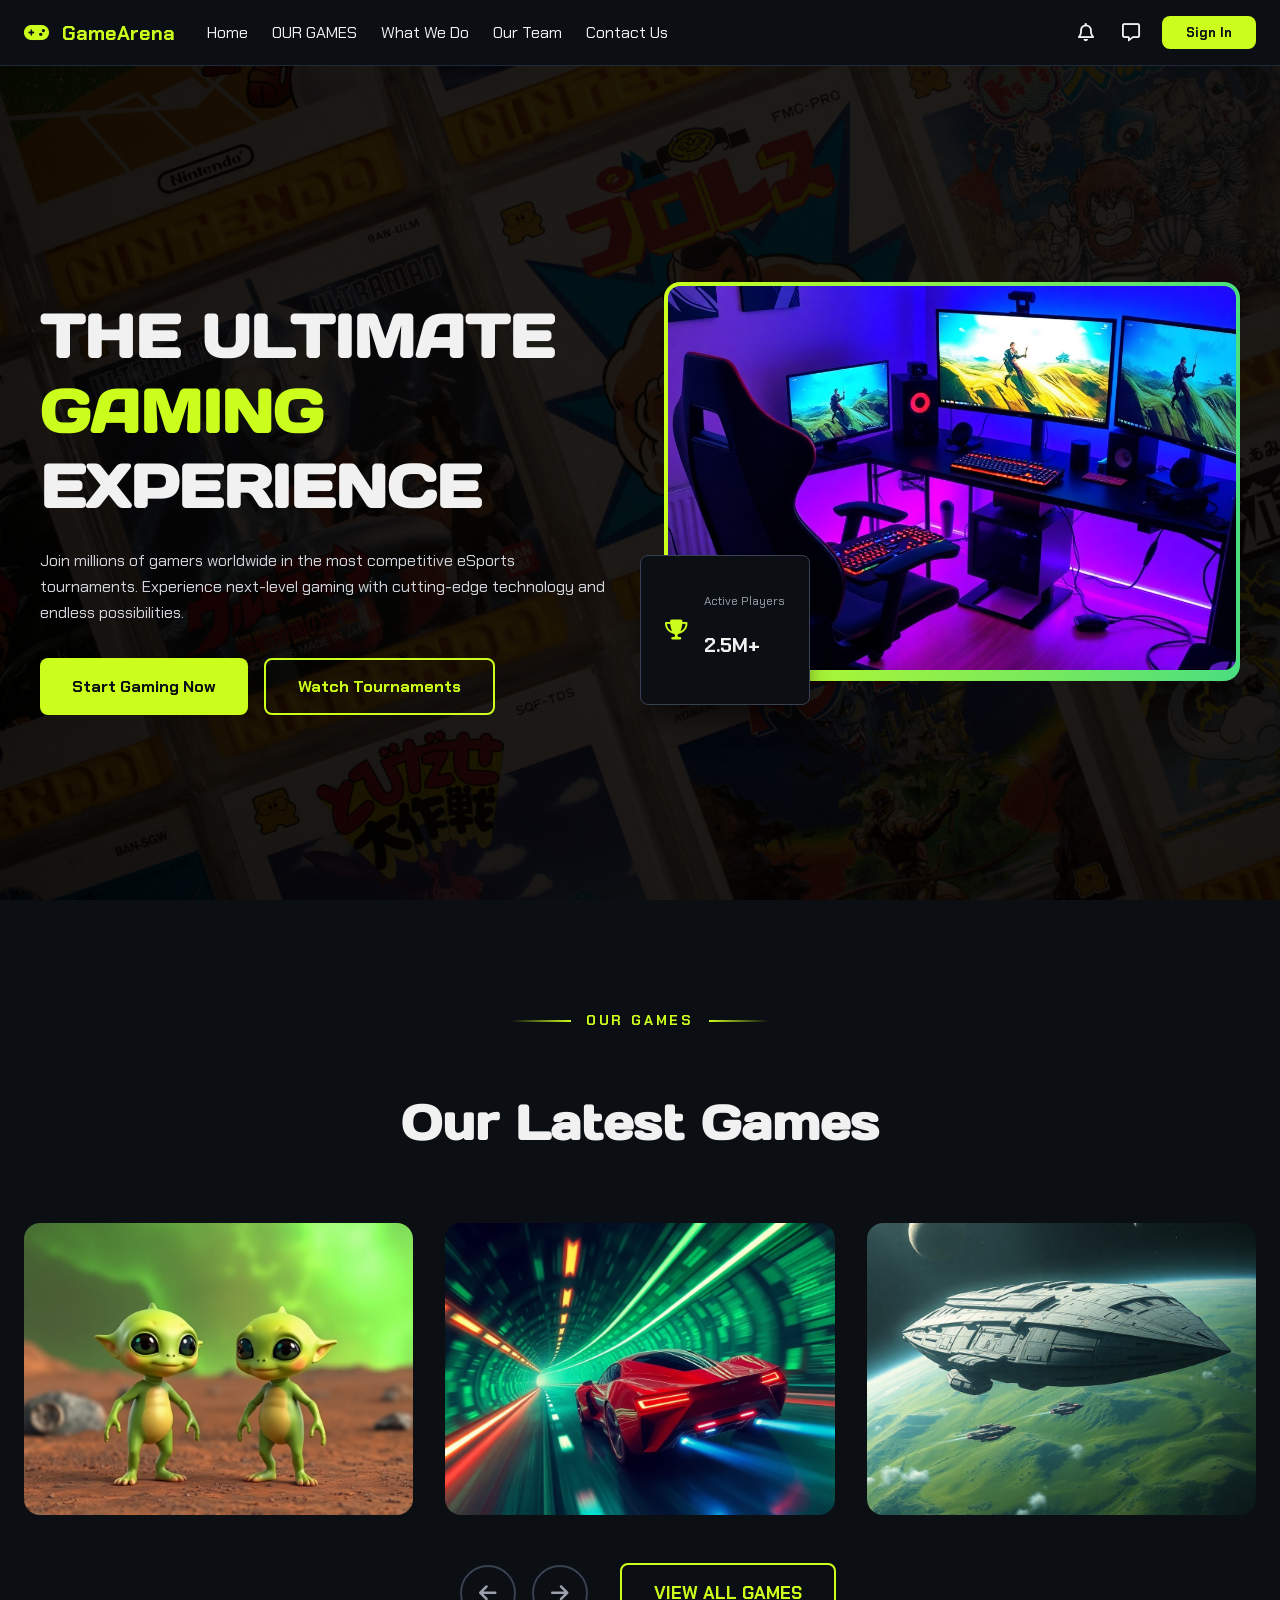
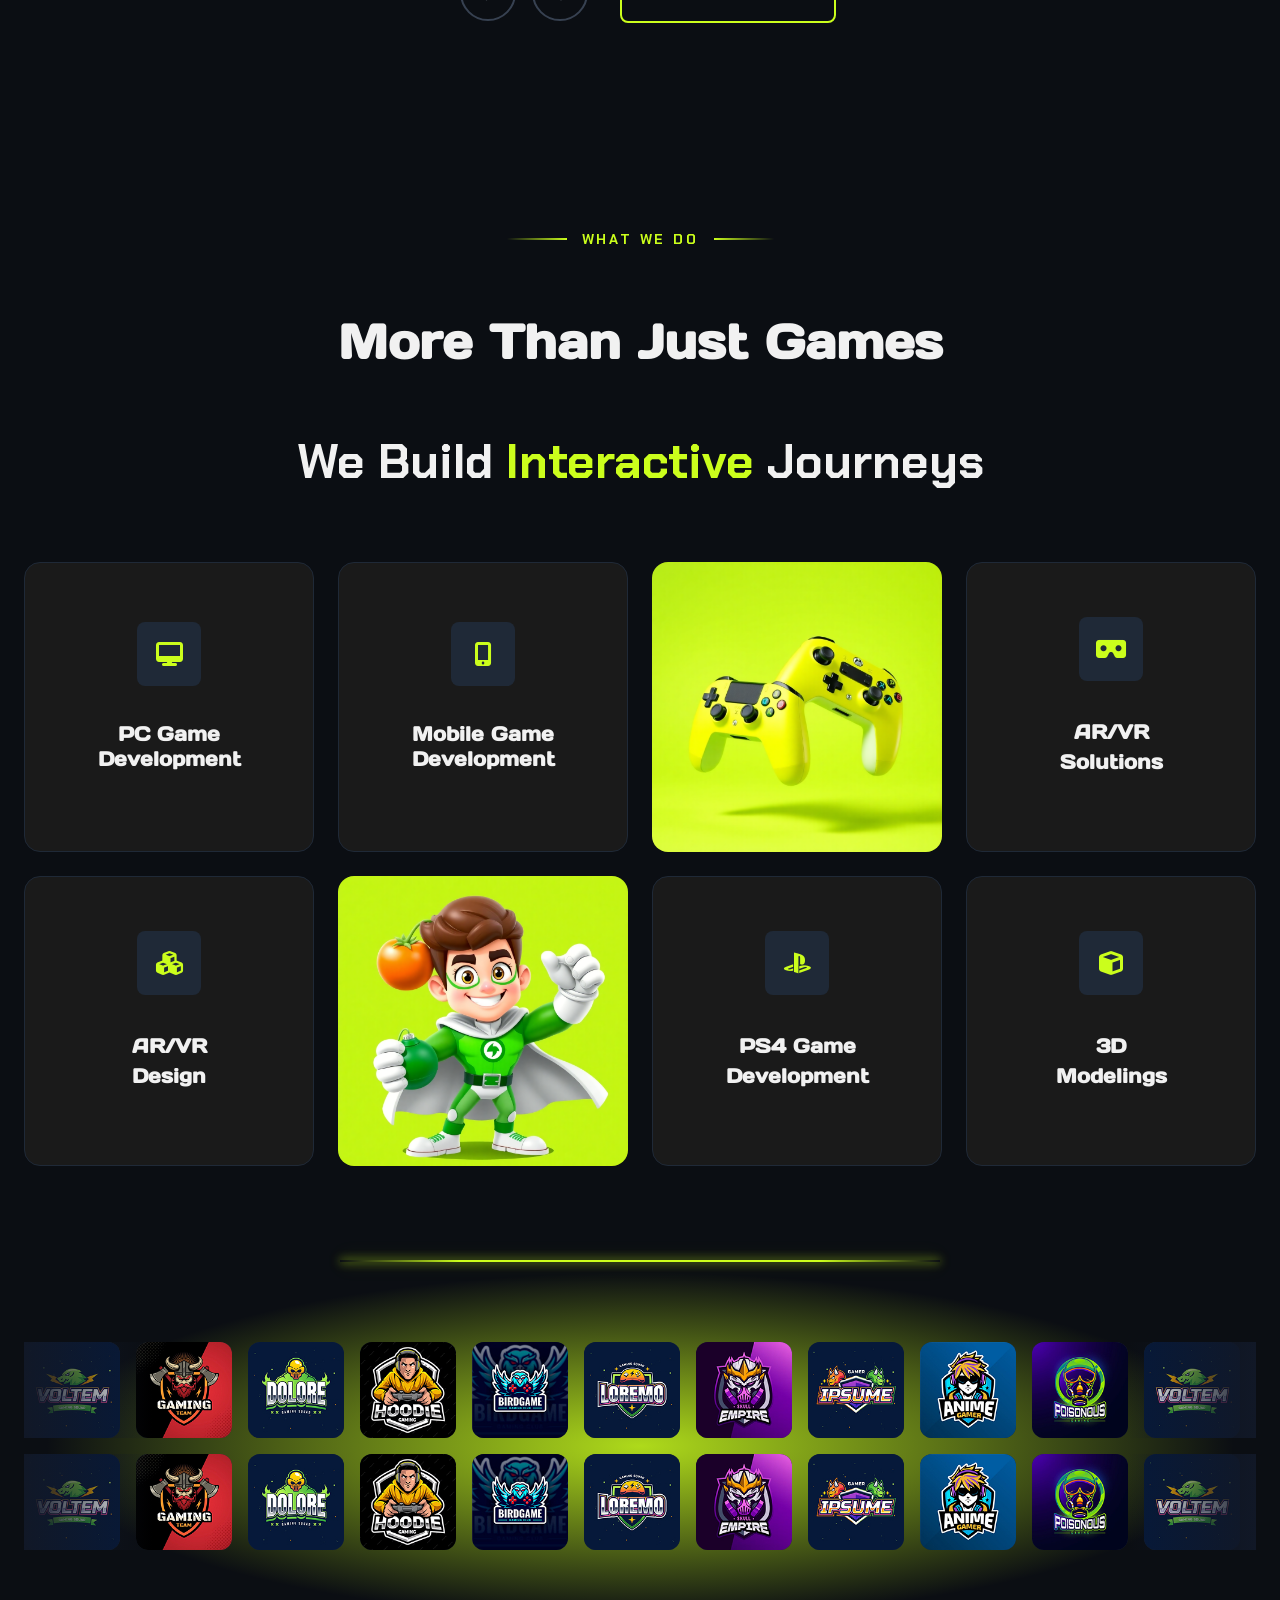
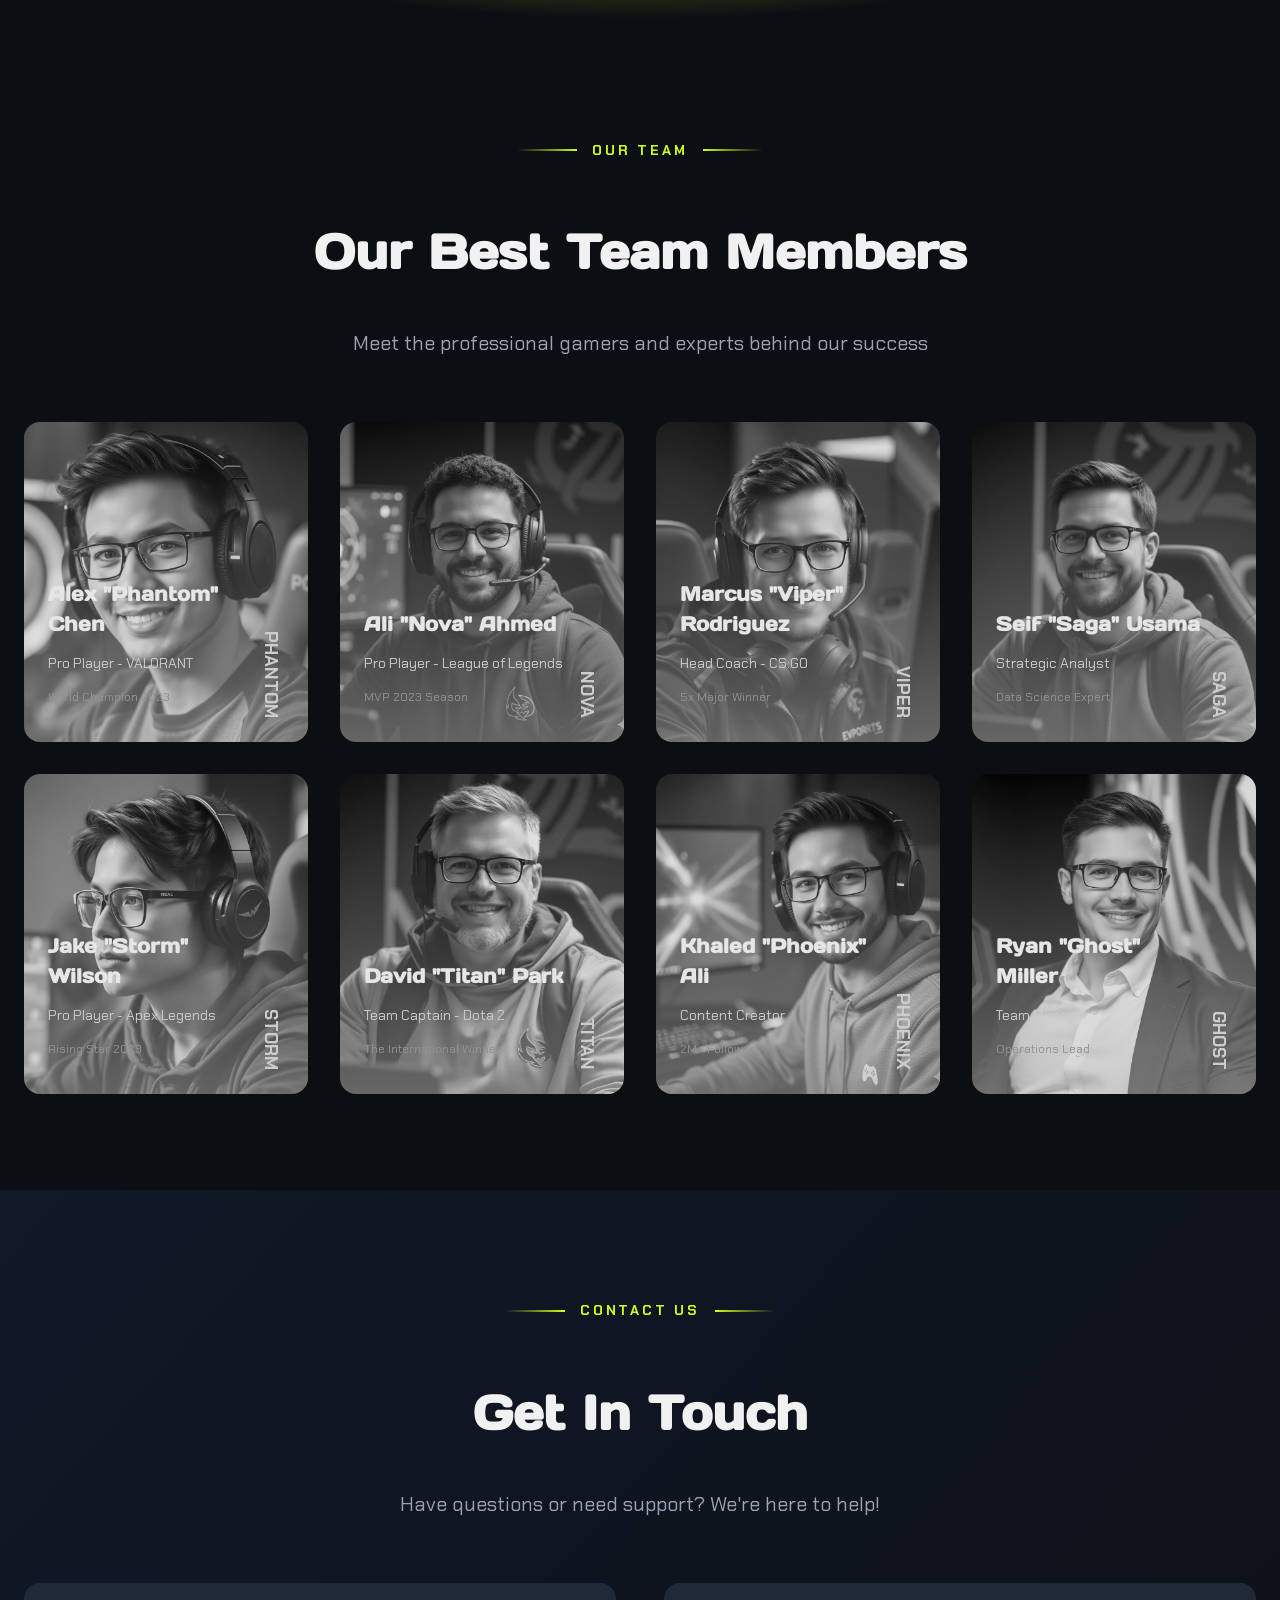
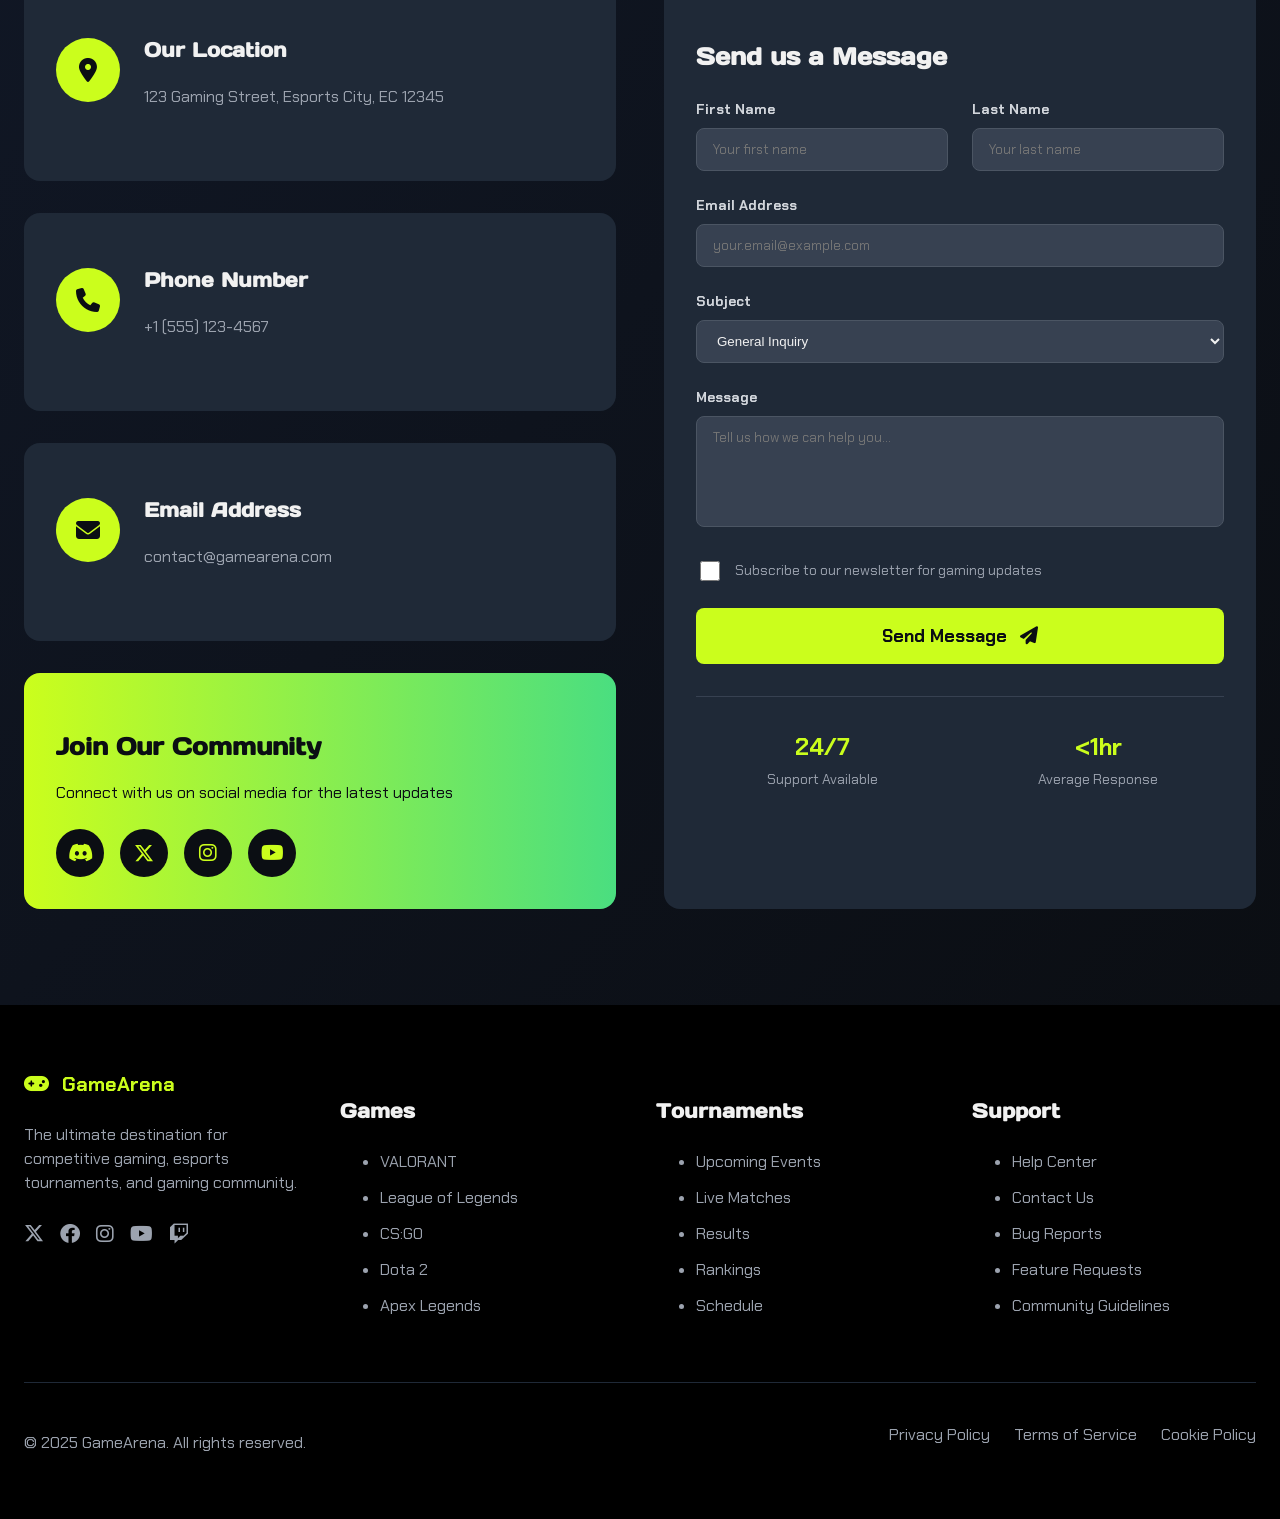
<file: assienment 5/index.html>
<!DOCTYPE html>
<html>

<head>
  <meta charset="UTF-8">
  <meta name="viewport" content="width=device-width, initial-scale=1.0">
  <title>GameArena | Ultimate Gaming Experience</title>
  <link rel="icon" type="image/png" href="./images/hero-img.png">
  <link rel="stylesheet" href="./fonts/fonts.css">
  <link rel="stylesheet" href="./fontawesome/css/all.min.css">
  <link rel="stylesheet" href="./env.css">
  <link rel="stylesheet" href="./style.css">
</head>

<body class="bg-dark text-light">

  <header id="header" class="bg-dark border-b border-gray-800 fixed w-full left-0 top-0 z-50">
    <input type="checkbox" id="mobile-menu-toggle" class="hidden" />
    <div class="max-w-7xl mx-auto px-6 py-4">
      <div class="flex items-center justify-between">
        <div class="flex items-center space-x-8">
          <div class="text-primary text-xl font-bold">
            <i class="fa-solid fa-gamepad mr-2"></i>
            GameArena
          </div>
          <nav class="hidden lg:flex items-center space-x-6">
            <a href="#hero" class="text-light hover:text-primary transition-colors cursor-pointer">Home</a>
            <a href="#latest-games" class="text-light hover:text-primary transition-colors cursor-pointer">OUR GAMES
            </a>
            <a href="#what-we-do" class="text-light hover:text-primary transition-colors cursor-pointer">What We Do</a>
            <a href="#team-members" class="text-light hover:text-primary transition-colors cursor-pointer">Our Team</a>

            <a href="#contact" class="text-light hover:text-primary transition-colors cursor-pointer">Contact Us</a>
          </nav>
        </div>
        <div class="flex items-center space-x-4">
          <button class="hidden lg:block text-light hover:text-primary cursor-pointer">
            <i class="fa-regular fa-bell text-lg"></i>
          </button>
          <button class="hidden lg:block text-light hover:text-primary cursor-pointer">
            <i class="fa-regular fa-message text-lg"></i>
          </button>
          <button
            class="hidden lg:block bg-primary btn-shine text-dark px-6 py-2 rounded-lg font-bold hover:bg-primary/80 transition-all cursor-pointer">
            Sign In
          </button>

          <label for="mobile-menu-toggle" id="mobile-menu-btn"
            class="lg:hidden text-light hover:text-primary cursor-pointer">
            <i class="fa-solid fa-bars text-2xl icon-bars"></i>
            <i class="fa-solid fa-xmark text-2xl icon-close"></i>
          </label>
        </div>
      </div>
    </div>


    <div id="mobile-menu" class="lg:hidden bg-dark border-t border-gray-800">
      <nav class="max-w-7xl mx-auto px-6 py-4 flex flex-col space-y-4">
        <a href="#hero"
          class="mobile-nav-link text-light hover:text-primary transition-colors cursor-pointer py-2">Home</a>
        <a href="#latest-games"
          class="mobile-nav-link text-light hover:text-primary transition-colors cursor-pointer py-2">OUR GAMES
        </a>
        <a href="#what-we-do"
          class="mobile-nav-link text-light hover:text-primary transition-colors cursor-pointer py-2">What We Do</a>
        <a href="#team-members"
          class="mobile-nav-link text-light hover:text-primary transition-colors cursor-pointer py-2">Our Team</a>
        <a href="#upcoming-tournaments"
          class="mobile-nav-link text-light hover:text-primary transition-colors cursor-pointer py-2">Tournaments</a>
        <a href="#contact"
          class="mobile-nav-link text-light hover:text-primary transition-colors cursor-pointer py-2">Contact Us</a>
        <div class="flex flex-col space-y-3 pt-4 border-t border-gray-800">
          <button class="text-light hover:text-primary cursor-pointer text-left">
            <i class="fa-regular fa-bell text-lg mr-2"></i> Notifications
          </button>
          <button class="text-light hover:text-primary cursor-pointer text-left">
            <i class="fa-regular fa-message text-lg mr-2"></i> Messages
          </button>
          <button
            class="bg-primary btn-shine text-dark px-6 py-3 rounded-lg font-bold hover:bg-primary/80 transition-all cursor-pointer text-center">
            Sign In
          </button>
        </div>
      </nav>
    </div>
  </header>

  <main>

    <section id="hero" class="hero-section min-h-screen relative bg-cover bg-center flex items-center">
      <div class="relative z-10 max-w-7xl mx-auto px-4 sm:px-6 py-12 md:py-0">
        <div class="grid grid-cols-1 lg:grid-cols-2 gap-8 md:gap-12 items-center">
          <div class="text-center lg:text-left">
            <h1 class="text-4xl sm:text-5xl lg:text-6xl font-bold mb-4 md:mb-6 leading-tight">
              THE ULTIMATE
              <span class="text-primary block">GAMING</span>
              EXPERIENCE
            </h1>
            <p class="text-sm sm:text-base text-gray-300 mb-6 md:mb-8 leading-relaxed max-w-xl mx-auto lg:mx-0">
              Join millions of gamers worldwide in the most competitive
              eSports tournaments. Experience next-level gaming with
              cutting-edge technology and endless possibilities.
            </p>
            <div class="flex flex-col sm:flex-row gap-3 md:gap-4 justify-center lg:justify-start">
              <button
                class="bg-primary btn-shine text-dark px-6 sm:px-8 py-3 sm:py-4 rounded-lg font-bold text-sm sm:text-base hover:bg-primary/80 transition-all cursor-pointer">
                Start Gaming Now
              </button>
              <button
                class="border-2 border-primary btn-shine text-primary px-6 sm:px-8 py-3 sm:py-4 rounded-lg font-bold text-sm sm:text-base hover:bg-primary hover:text-dark transition-all cursor-pointer">
                Watch Tournaments
              </button>
            </div>
          </div>
          <div class="relative mt-8 lg:mt-0">
            <div class="bg-linear-to-r from-primary to-green-400 p-1 rounded-2xl">
              <img class="w-full h-64 sm:h-80 md:h-96 object-cover rounded-xl" src="./images/hero-img.png"
                alt="professional esports player gaming setup with RGB keyboard, gaming chair, multiple monitors" />
            </div>
            <div
              class="absolute -bottom-4 -left-4 sm:-bottom-6 sm:-left-6 bg-dark border border-gray-700 p-4 sm:p-6 rounded-lg shadow-xl">
              <div class="flex items-center space-x-3 sm:space-x-4">
                <i class="fa-solid fa-trophy text-primary text-lg sm:text-xl"></i>
                <div>
                  <p class="text-xs text-gray-400">Active Players</p>
                  <p class="text-lg sm:text-xl font-bold">2.5M+</p>
                </div>
              </div>
            </div>
          </div>
        </div>
      </div>
    </section>


    <section id="latest-games" class="py-16 md:py-24 bg-dark">
      <div class="max-w-7xl mx-auto px-4 sm:px-6">
        <div class="text-center mb-12 md:mb-16">
          <p class="section-tagline">
            OUR GAMES
          </p>
          <h2 class="text-3xl sm:text-4xl md:text-5xl font-bold">
            Our Latest Games
          </h2>
        </div>

        <input type="radio" name="games-slide" id="slide-0" class="carousel-radio" checked />
        <input type="radio" name="games-slide" id="slide-1" class="carousel-radio" />
        <input type="radio" name="games-slide" id="slide-2" class="carousel-radio" />
        <input type="radio" name="games-slide" id="slide-3" class="carousel-radio" />
        <input type="radio" name="games-slide" id="slide-4" class="carousel-radio" />
        <input type="radio" name="games-slide" id="slide-5" class="carousel-radio" />
        <input type="radio" name="games-slide" id="slide-6" class="carousel-radio" />
        <input type="radio" name="games-slide" id="slide-7" class="carousel-radio" />
        <input type="radio" name="games-slide" id="slide-8" class="carousel-radio" />
        <div class="relative">
          <div id="games-carousel-wrapper" class="overflow-hidden">
            <div id="games-carousel" class="flex transition-transform duration-500 ease-in-out -mx-4">

              <div class="carousel-item w-full md:w-1/2 lg:w-1/3 shrink-0 px-4">
                <div class="group relative aspect-4/3 rounded-2xl overflow-hidden cursor-pointer">
                  <img class="w-full h-full object-cover group-hover:scale-108 transition-transform duration-500"
                    src="./images/latest-games-1.png"
                    alt="two cute green alien creatures standing on a desolate planet with a green nebula in the background, 3D render, vibrant, detailed" />

                  <div
                    class="absolute bottom-0 left-0 right-0 h-2/3 bg-linear-to-t from-primary/80 via-primary/40 to-transparent opacity-0 group-hover:opacity-100 transition-opacity duration-300">
                  </div>

                  <div
                    class="absolute -top-8 left-4 flex items-center space-x-2 group-hover:top-4 transition-[top] duration-300">
                    <span
                      class="bg-black/50 text-light text-xs font-bold px-3 py-1 rounded-full backdrop-blur-sm flex items-center"><i
                        class="fa-solid fa-gamepad mr-2 text-primary"></i>ADVENTURE</span>
                    <span
                      class="bg-black/50 text-light text-xs font-bold px-3 py-1 rounded-full backdrop-blur-sm flex items-center"><i
                        class="fa-solid fa-users mr-2 text-primary"></i>MULTIPLAYER</span>
                  </div>

                  <div
                    class="absolute bottom-0 left-0 right-0 p-6 translate-y-full group-hover:translate-y-0 transition-transform duration-300">
                    <h3 class="font-bold text-dark font-chakra text-lg">
                      Alien Companions
                    </h3>
                  </div>
                  <div
                    class="absolute inset-0 border-2 border-transparent group-hover:border-primary rounded-2xl transition-all duration-300 pointer-events-none">
                  </div>
                </div>
              </div>

              <div class="carousel-item w-full md:w-1/2 lg:w-1/3 shrink-0 px-4">
                <div class="group relative aspect-4/3 rounded-2xl overflow-hidden cursor-pointer">
                  <img class="w-full h-full object-cover group-hover:scale-108 transition-transform duration-500"
                    src="./images/latest-games-2.png"
                    alt="futuristic red hover car racing through a glowing green data tunnel, motion blur, cyberpunk style, cinematic lighting" />

                  <div
                    class="absolute bottom-0 left-0 right-0 h-1/2 bg-linear-to-t from-primary/80 via-primary/40 to-transparent opacity-0 group-hover:opacity-100 transition-opacity duration-300">
                  </div>

                  <div
                    class="absolute -top-8 left-4 flex items-center space-x-2 group-hover:top-4 transition-[top] duration-300">
                    <span
                      class="bg-black/50 text-light text-xs font-bold px-3 py-1 rounded-full backdrop-blur-sm flex items-center"><i
                        class="fa-solid fa-flag-checkered mr-2 text-primary"></i>RACING</span>
                    <span
                      class="bg-black/50 text-light text-xs font-bold px-3 py-1 rounded-full backdrop-blur-sm flex items-center"><i
                        class="fa-solid fa-bolt mr-2 text-primary"></i>SCI-FI</span>
                  </div>

                  <div
                    class="absolute bottom-0 left-0 right-0 p-6 translate-y-full group-hover:translate-y-0 transition-transform duration-300">
                    <h3 class="font-bold text-dark font-chakra text-lg">
                      Cyber Run 2099
                    </h3>
                  </div>
                  <div
                    class="absolute inset-0 border-2 border-transparent group-hover:border-primary rounded-2xl transition-all duration-300 pointer-events-none">
                  </div>
                </div>
              </div>

              <div class="carousel-item w-full md:w-1/2 lg:w-1/3 shrink-0 px-4">
                <div class="group relative aspect-4/3 rounded-2xl overflow-hidden cursor-pointer">
                  <img class="w-full h-full object-cover group-hover:scale-108 transition-transform duration-500"
                    src="./images/latest-games-3.png"
                    alt="massive alien mothership hovering over a lush green planet with smaller ships flying around it, space opera, epic scale, digital painting" />

                  <div
                    class="absolute bottom-0 left-0 right-0 h-1/2 bg-linear-to-t from-primary/80 via-primary/40 to-transparent opacity-0 group-hover:opacity-100 transition-opacity duration-300">
                  </div>

                  <div
                    class="absolute -top-8 left-4 flex items-center space-x-2 group-hover:top-4 transition-[top] duration-300">
                    <span
                      class="bg-black/50 text-light text-xs font-bold px-3 py-1 rounded-full backdrop-blur-sm flex items-center"><i
                        class="fa-brands fa-discord mr-2 text-primary"></i>ACTION</span>
                    <span
                      class="bg-black/50 text-light text-xs font-bold px-3 py-1 rounded-full backdrop-blur-sm flex items-center"><i
                        class="fa-solid fa-microchip mr-2 text-primary"></i>GEFORCE</span>
                  </div>

                  <div
                    class="absolute bottom-0 left-0 right-0 p-6 translate-y-full group-hover:translate-y-0 transition-transform duration-300">
                    <h3 class="font-bold text-dark font-chakra text-lg">
                      The Legend of Zelda: Tears of the Kingdom
                    </h3>
                  </div>
                  <div
                    class="absolute inset-0 border-2 border-transparent group-hover:border-primary rounded-2xl transition-all duration-300 pointer-events-none">
                  </div>
                </div>
              </div>

              <div class="carousel-item w-full md:w-1/2 lg:w-1/3 shrink-0 px-4">
                <div class="group relative aspect-4/3 rounded-2xl overflow-hidden cursor-pointer">
                  <img class="w-full h-full object-cover group-hover:scale-108 transition-transform duration-500"
                    src="./images/latest-games-4.png"
                    alt="a knight in glowing futuristic armor standing on a cliff overlooking a fantasy landscape with floating islands, high fantasy meets sci-fi" />

                  <div
                    class="absolute bottom-0 left-0 right-0 h-1/2 bg-linear-to-t from-primary/80 via-primary/40 to-transparent opacity-0 group-hover:opacity-100 transition-opacity duration-300">
                  </div>

                  <div
                    class="absolute -top-8 left-4 flex items-center space-x-2 group-hover:top-4 transition-[top] duration-300">
                    <span
                      class="bg-black/50 text-light text-xs font-bold px-3 py-1 rounded-full backdrop-blur-sm flex items-center"><i
                        class="fa-solid fa-shield-halved mr-2 text-primary"></i>RPG</span>
                    <span
                      class="bg-black/50 text-light text-xs font-bold px-3 py-1 rounded-full backdrop-blur-sm flex items-center"><i
                        class="fa-solid fa-wand-magic-sparkles mr-2 text-primary"></i>FANTASY</span>
                  </div>

                  <div
                    class="absolute bottom-0 left-0 right-0 p-6 translate-y-full group-hover:translate-y-0 transition-transform duration-300">
                    <h3 class="font-bold text-dark font-chakra text-lg">
                      Aetheria Chronicles
                    </h3>
                  </div>
                  <div
                    class="absolute inset-0 border-2 border-transparent group-hover:border-primary rounded-2xl transition-all duration-300 pointer-events-none">
                  </div>
                </div>
              </div>

              <div class="carousel-item w-full md:w-1/2 lg:w-1/3 shrink-0 px-4">
                <div class="group relative aspect-4/3 rounded-2xl overflow-hidden cursor-pointer">
                  <img class="w-full h-full object-cover group-hover:scale-108 transition-transform duration-500"
                    src="./images/latest-games-5.png"
                    alt="a team of soldiers in tactical gear in a war-torn futuristic city, intense firefight, cinematic, gritty realism" />

                  <div
                    class="absolute bottom-0 left-0 right-0 h-1/2 bg-linear-to-t from-primary/80 via-primary/40 to-transparent opacity-0 group-hover:opacity-100 transition-opacity duration-300">
                  </div>

                  <div
                    class="absolute -top-8 left-4 flex items-center space-x-2 group-hover:top-4 transition-[top] duration-300">
                    <span
                      class="bg-black/50 text-light text-xs font-bold px-3 py-1 rounded-full backdrop-blur-sm flex items-center"><i
                        class="fa-solid fa-crosshairs mr-2 text-primary"></i>SHOOTER</span>
                    <span
                      class="bg-black/50 text-light text-xs font-bold px-3 py-1 rounded-full backdrop-blur-sm flex items-center"><i
                        class="fa-solid fa-user-friends mr-2 text-primary"></i>CO-OP</span>
                  </div>

                  <div
                    class="absolute bottom-0 left-0 right-0 p-6 translate-y-full group-hover:translate-y-0 transition-transform duration-300">
                    <h3 class="font-bold text-dark font-chakra text-lg">
                      Warfront Protocol
                    </h3>
                  </div>
                  <div
                    class="absolute inset-0 border-2 border-transparent group-hover:border-primary rounded-2xl transition-all duration-300 pointer-events-none">
                  </div>
                </div>
              </div>

              <div class="carousel-item w-full md:w-1/2 lg:w-1/3 shrink-0 px-4">
                <div class="group relative aspect-4/3 rounded-2xl overflow-hidden cursor-pointer">
                  <img class="w-full h-full object-cover group-hover:scale-108 transition-transform duration-500"
                    src="./images/latest-games-6.png"
                    alt="two cute green alien creatures standing on a desolate planet with a green nebula in the background, 3D render, vibrant, detailed" />
                  <div
                    class="absolute bottom-0 left-0 right-0 h-2/3 bg-linear-to-t from-primary/80 via-primary/40 to-transparent opacity-0 group-hover:opacity-100 transition-opacity duration-300">
                  </div>
                  <div
                    class="absolute -top-8 left-4 flex items-center space-x-2 group-hover:top-4 transition-[top] duration-300">
                    <span
                      class="bg-black/50 text-light text-xs font-bold px-3 py-1 rounded-full backdrop-blur-sm flex items-center"><i
                        class="fa-solid fa-dragon mr-2 text-primary"></i>FOOTBALL</span>
                    <span
                      class="bg-black/50 text-light text-xs font-bold px-3 py-1 rounded-full backdrop-blur-sm flex items-center"><i
                        class="fa-solid fa-star mr-2 text-primary"></i>FANTASY</span>
                  </div>
                  <div
                    class="absolute bottom-0 left-0 right-0 p-6 translate-y-full group-hover:translate-y-0 transition-transform duration-300">
                    <h3 class="font-bold text-dark font-chakra text-lg">
                      Shot Striker
                    </h3>
                  </div>
                  <div
                    class="absolute inset-0 border-2 border-transparent group-hover:border-primary rounded-2xl transition-all duration-300 pointer-events-none">
                  </div>
                </div>
              </div>

              <div class="carousel-item w-full md:w-1/2 lg:w-1/3 shrink-0 px-4">
                <div class="group relative aspect-4/3 rounded-2xl overflow-hidden cursor-pointer">
                  <img class="w-full h-full object-cover group-hover:scale-108 transition-transform duration-500"
                    src="./images/latest-games-7.png"
                    alt="futuristic red hover car racing through a glowing green data tunnel, motion blur, cyberpunk style, cinematic lighting" />
                  <div
                    class="absolute bottom-0 left-0 right-0 h-1/2 bg-linear-to-t from-primary/80 via-primary/40 to-transparent opacity-0 group-hover:opacity-100 transition-opacity duration-300">
                  </div>
                  <div
                    class="absolute -top-8 left-4 flex items-center space-x-2 group-hover:top-4 transition-[top] duration-300">
                    <span
                      class="bg-black/50 text-light text-xs font-bold px-3 py-1 rounded-full backdrop-blur-sm flex items-center"><i
                        class="fa-solid fa-trophy mr-2 text-primary"></i>SPORTS</span>
                    <span
                      class="bg-black/50 text-light text-xs font-bold px-3 py-1 rounded-full backdrop-blur-sm flex items-center"><i
                        class="fa-solid fa-fire mr-2 text-primary"></i>LEAGUE</span>
                  </div>
                  <div
                    class="absolute bottom-0 left-0 right-0 p-6 translate-y-full group-hover:translate-y-0 transition-transform duration-300">
                    <h3 class="font-bold text-dark font-chakra text-lg">
                      Epic Gaming League
                    </h3>
                  </div>
                  <div
                    class="absolute inset-0 border-2 border-transparent group-hover:border-primary rounded-2xl transition-all duration-300 pointer-events-none">
                  </div>
                </div>
              </div>

              <div class="carousel-item w-full md:w-1/2 lg:w-1/3 shrink-0 px-4">
                <div class="group relative aspect-4/3 rounded-2xl overflow-hidden cursor-pointer">
                  <img class="w-full h-full object-cover group-hover:scale-108 transition-transform duration-500"
                    src="./images/latest-games-8.png"
                    alt="massive alien mothership hovering over a lush green planet with smaller ships flying around it, space opera, epic scale, digital painting" />
                  <div
                    class="absolute bottom-0 left-0 right-0 h-1/2 bg-linear-to-t from-primary/80 via-primary/40 to-transparent opacity-0 group-hover:opacity-100 transition-opacity duration-300">
                  </div>
                  <div
                    class="absolute -top-8 left-4 flex items-center space-x-2 group-hover:top-4 transition-[top] duration-300">
                    <span
                      class="bg-black/50 text-light text-xs font-bold px-3 py-1 rounded-full backdrop-blur-sm flex items-center"><i
                        class="fa-solid fa-rocket mr-2 text-primary"></i>SPACE</span>
                    <span
                      class="bg-black/50 text-light text-xs font-bold px-3 py-1 rounded-full backdrop-blur-sm flex items-center"><i
                        class="fa-solid fa-globe mr-2 text-primary"></i>EXPLORATION</span>
                  </div>
                  <div
                    class="absolute bottom-0 left-0 right-0 p-6 translate-y-full group-hover:translate-y-0 transition-transform duration-300">
                    <h3 class="font-bold text-dark font-chakra text-lg">
                      Barren alien worlds
                    </h3>
                  </div>
                  <div
                    class="absolute inset-0 border-2 border-transparent group-hover:border-primary rounded-2xl transition-all duration-300 pointer-events-none">
                  </div>
                </div>
              </div>

              <div class="carousel-item w-full md:w-1/2 lg:w-1/3 shrink-0 px-4">
                <div class="group relative aspect-4/3 rounded-2xl overflow-hidden cursor-pointer">
                  <img class="w-full h-full object-cover group-hover:scale-108 transition-transform duration-500"
                    src="./images/latest-games-9.png"
                    alt="a knight in glowing futuristic armor standing on a cliff overlooking a fantasy landscape with floating islands, high fantasy meets sci-fi" />
                  <div
                    class="absolute bottom-0 left-0 right-0 h-1/2 bg-linear-to-t from-primary/80 via-primary/40 to-transparent opacity-0 group-hover:opacity-100 transition-opacity duration-300">
                  </div>
                  <div
                    class="absolute -top-8 left-4 flex items-center space-x-2 group-hover:top-4 transition-[top] duration-300">
                    <span
                      class="bg-black/50 text-light text-xs font-bold px-3 py-1 rounded-full backdrop-blur-sm flex items-center"><i
                        class="fa-solid fa-hat-wizard mr-2 text-primary"></i>ACTION</span>
                    <span
                      class="bg-black/50 text-light text-xs font-bold px-3 py-1 rounded-full backdrop-blur-sm flex items-center"><i
                        class="fa-solid fa-dungeon mr-2 text-primary"></i>FUTURISTIC</span>
                  </div>
                  <div
                    class="absolute bottom-0 left-0 right-0 p-6 translate-y-full group-hover:translate-y-0 transition-transform duration-300">
                    <h3 class="font-bold text-dark font-chakra text-lg">
                      Cloveland Quest
                    </h3>
                  </div>
                  <div
                    class="absolute inset-0 border-2 border-transparent group-hover:border-primary rounded-2xl transition-all duration-300 pointer-events-none">
                  </div>
                </div>
              </div>
            </div>
          </div>
        </div>

        <div
          class="carousel-controls flex flex-col sm:flex-row justify-center items-center mt-8 md:mt-12 gap-4 sm:gap-8">
          <div class="carousel-nav carousel-nav-0 flex items-center space-x-4">
            <label for="slide-8"
              class="nav-mobile w-12 h-12 sm:w-14 sm:h-14 rounded-full border-2 border-gray-700 text-gray-400 hover:border-primary hover:text-primary transition-all duration-300 flex items-center justify-center cursor-pointer">
              <i class="fa-solid fa-arrow-left text-lg sm:text-xl"></i>
            </label>
            <label for="slide-1"
              class="nav-mobile w-12 h-12 sm:w-14 sm:h-14 rounded-full border-2 border-gray-700 text-gray-400 hover:border-primary hover:text-primary transition-all duration-300 flex items-center justify-center cursor-pointer">
              <i class="fa-solid fa-arrow-right text-lg sm:text-xl"></i>
            </label>
            <label for="slide-7"
              class="nav-tablet w-12 h-12 sm:w-14 sm:h-14 rounded-full border-2 border-gray-700 text-gray-400 hover:border-primary hover:text-primary transition-all duration-300 flex items-center justify-center cursor-pointer">
              <i class="fa-solid fa-arrow-left text-lg sm:text-xl"></i>
            </label>
            <label for="slide-1"
              class="nav-tablet w-12 h-12 sm:w-14 sm:h-14 rounded-full border-2 border-gray-700 text-gray-400 hover:border-primary hover:text-primary transition-all duration-300 flex items-center justify-center cursor-pointer">
              <i class="fa-solid fa-arrow-right text-lg sm:text-xl"></i>
            </label>
            <label for="slide-6"
              class="nav-desktop w-12 h-12 sm:w-14 sm:h-14 rounded-full border-2 border-gray-700 text-gray-400 hover:border-primary hover:text-primary transition-all duration-300 flex items-center justify-center cursor-pointer">
              <i class="fa-solid fa-arrow-left text-lg sm:text-xl"></i>
            </label>
            <label for="slide-1"
              class="nav-desktop w-12 h-12 sm:w-14 sm:h-14 rounded-full border-2 border-gray-700 text-gray-400 hover:border-primary hover:text-primary transition-all duration-300 flex items-center justify-center cursor-pointer">
              <i class="fa-solid fa-arrow-right text-lg sm:text-xl"></i>
            </label>
          </div>
          <div class="carousel-nav carousel-nav-1 flex items-center space-x-4">
            <label for="slide-0"
              class="nav-mobile w-12 h-12 sm:w-14 sm:h-14 rounded-full border-2 border-gray-700 text-gray-400 hover:border-primary hover:text-primary transition-all duration-300 flex items-center justify-center cursor-pointer">
              <i class="fa-solid fa-arrow-left text-lg sm:text-xl"></i>
            </label>
            <label for="slide-2"
              class="nav-mobile w-12 h-12 sm:w-14 sm:h-14 rounded-full border-2 border-gray-700 text-gray-400 hover:border-primary hover:text-primary transition-all duration-300 flex items-center justify-center cursor-pointer">
              <i class="fa-solid fa-arrow-right text-lg sm:text-xl"></i>
            </label>
            <label for="slide-0"
              class="nav-tablet w-12 h-12 sm:w-14 sm:h-14 rounded-full border-2 border-gray-700 text-gray-400 hover:border-primary hover:text-primary transition-all duration-300 flex items-center justify-center cursor-pointer">
              <i class="fa-solid fa-arrow-left text-lg sm:text-xl"></i>
            </label>
            <label for="slide-2"
              class="nav-tablet w-12 h-12 sm:w-14 sm:h-14 rounded-full border-2 border-gray-700 text-gray-400 hover:border-primary hover:text-primary transition-all duration-300 flex items-center justify-center cursor-pointer">
              <i class="fa-solid fa-arrow-right text-lg sm:text-xl"></i>
            </label>
            <label for="slide-0"
              class="nav-desktop w-12 h-12 sm:w-14 sm:h-14 rounded-full border-2 border-gray-700 text-gray-400 hover:border-primary hover:text-primary transition-all duration-300 flex items-center justify-center cursor-pointer">
              <i class="fa-solid fa-arrow-left text-lg sm:text-xl"></i>
            </label>
            <label for="slide-2"
              class="nav-desktop w-12 h-12 sm:w-14 sm:h-14 rounded-full border-2 border-gray-700 text-gray-400 hover:border-primary hover:text-primary transition-all duration-300 flex items-center justify-center cursor-pointer">
              <i class="fa-solid fa-arrow-right text-lg sm:text-xl"></i>
            </label>
          </div>
          <div class="carousel-nav carousel-nav-2 flex items-center space-x-4">
            <label for="slide-1"
              class="nav-mobile w-12 h-12 sm:w-14 sm:h-14 rounded-full border-2 border-gray-700 text-gray-400 hover:border-primary hover:text-primary transition-all duration-300 flex items-center justify-center cursor-pointer">
              <i class="fa-solid fa-arrow-left text-lg sm:text-xl"></i>
            </label>
            <label for="slide-3"
              class="nav-mobile w-12 h-12 sm:w-14 sm:h-14 rounded-full border-2 border-gray-700 text-gray-400 hover:border-primary hover:text-primary transition-all duration-300 flex items-center justify-center cursor-pointer">
              <i class="fa-solid fa-arrow-right text-lg sm:text-xl"></i>
            </label>
            <label for="slide-1"
              class="nav-tablet w-12 h-12 sm:w-14 sm:h-14 rounded-full border-2 border-gray-700 text-gray-400 hover:border-primary hover:text-primary transition-all duration-300 flex items-center justify-center cursor-pointer">
              <i class="fa-solid fa-arrow-left text-lg sm:text-xl"></i>
            </label>
            <label for="slide-3"
              class="nav-tablet w-12 h-12 sm:w-14 sm:h-14 rounded-full border-2 border-gray-700 text-gray-400 hover:border-primary hover:text-primary transition-all duration-300 flex items-center justify-center cursor-pointer">
              <i class="fa-solid fa-arrow-right text-lg sm:text-xl"></i>
            </label>
            <label for="slide-1"
              class="nav-desktop w-12 h-12 sm:w-14 sm:h-14 rounded-full border-2 border-gray-700 text-gray-400 hover:border-primary hover:text-primary transition-all duration-300 flex items-center justify-center cursor-pointer">
              <i class="fa-solid fa-arrow-left text-lg sm:text-xl"></i>
            </label>
            <label for="slide-3"
              class="nav-desktop w-12 h-12 sm:w-14 sm:h-14 rounded-full border-2 border-gray-700 text-gray-400 hover:border-primary hover:text-primary transition-all duration-300 flex items-center justify-center cursor-pointer">
              <i class="fa-solid fa-arrow-right text-lg sm:text-xl"></i>
            </label>
          </div>
          <div class="carousel-nav carousel-nav-3 flex items-center space-x-4">
            <label for="slide-2"
              class="nav-mobile w-12 h-12 sm:w-14 sm:h-14 rounded-full border-2 border-gray-700 text-gray-400 hover:border-primary hover:text-primary transition-all duration-300 flex items-center justify-center cursor-pointer">
              <i class="fa-solid fa-arrow-left text-lg sm:text-xl"></i>
            </label>
            <label for="slide-4"
              class="nav-mobile w-12 h-12 sm:w-14 sm:h-14 rounded-full border-2 border-gray-700 text-gray-400 hover:border-primary hover:text-primary transition-all duration-300 flex items-center justify-center cursor-pointer">
              <i class="fa-solid fa-arrow-right text-lg sm:text-xl"></i>
            </label>
            <label for="slide-2"
              class="nav-tablet w-12 h-12 sm:w-14 sm:h-14 rounded-full border-2 border-gray-700 text-gray-400 hover:border-primary hover:text-primary transition-all duration-300 flex items-center justify-center cursor-pointer">
              <i class="fa-solid fa-arrow-left text-lg sm:text-xl"></i>
            </label>
            <label for="slide-4"
              class="nav-tablet w-12 h-12 sm:w-14 sm:h-14 rounded-full border-2 border-gray-700 text-gray-400 hover:border-primary hover:text-primary transition-all duration-300 flex items-center justify-center cursor-pointer">
              <i class="fa-solid fa-arrow-right text-lg sm:text-xl"></i>
            </label>
            <label for="slide-2"
              class="nav-desktop w-12 h-12 sm:w-14 sm:h-14 rounded-full border-2 border-gray-700 text-gray-400 hover:border-primary hover:text-primary transition-all duration-300 flex items-center justify-center cursor-pointer">
              <i class="fa-solid fa-arrow-left text-lg sm:text-xl"></i>
            </label>
            <label for="slide-4"
              class="nav-desktop w-12 h-12 sm:w-14 sm:h-14 rounded-full border-2 border-gray-700 text-gray-400 hover:border-primary hover:text-primary transition-all duration-300 flex items-center justify-center cursor-pointer">
              <i class="fa-solid fa-arrow-right text-lg sm:text-xl"></i>
            </label>
          </div>
          <div class="carousel-nav carousel-nav-4 flex items-center space-x-4">
            <label for="slide-3"
              class="nav-mobile w-12 h-12 sm:w-14 sm:h-14 rounded-full border-2 border-gray-700 text-gray-400 hover:border-primary hover:text-primary transition-all duration-300 flex items-center justify-center cursor-pointer">
              <i class="fa-solid fa-arrow-left text-lg sm:text-xl"></i>
            </label>
            <label for="slide-5"
              class="nav-mobile w-12 h-12 sm:w-14 sm:h-14 rounded-full border-2 border-gray-700 text-gray-400 hover:border-primary hover:text-primary transition-all duration-300 flex items-center justify-center cursor-pointer">
              <i class="fa-solid fa-arrow-right text-lg sm:text-xl"></i>
            </label>
            <label for="slide-3"
              class="nav-tablet w-12 h-12 sm:w-14 sm:h-14 rounded-full border-2 border-gray-700 text-gray-400 hover:border-primary hover:text-primary transition-all duration-300 flex items-center justify-center cursor-pointer">
              <i class="fa-solid fa-arrow-left text-lg sm:text-xl"></i>
            </label>
            <label for="slide-5"
              class="nav-tablet w-12 h-12 sm:w-14 sm:h-14 rounded-full border-2 border-gray-700 text-gray-400 hover:border-primary hover:text-primary transition-all duration-300 flex items-center justify-center cursor-pointer">
              <i class="fa-solid fa-arrow-right text-lg sm:text-xl"></i>
            </label>
            <label for="slide-3"
              class="nav-desktop w-12 h-12 sm:w-14 sm:h-14 rounded-full border-2 border-gray-700 text-gray-400 hover:border-primary hover:text-primary transition-all duration-300 flex items-center justify-center cursor-pointer">
              <i class="fa-solid fa-arrow-left text-lg sm:text-xl"></i>
            </label>
            <label for="slide-5"
              class="nav-desktop w-12 h-12 sm:w-14 sm:h-14 rounded-full border-2 border-gray-700 text-gray-400 hover:border-primary hover:text-primary transition-all duration-300 flex items-center justify-center cursor-pointer">
              <i class="fa-solid fa-arrow-right text-lg sm:text-xl"></i>
            </label>
          </div>
          <div class="carousel-nav carousel-nav-5 flex items-center space-x-4">
            <label for="slide-4"
              class="nav-mobile w-12 h-12 sm:w-14 sm:h-14 rounded-full border-2 border-gray-700 text-gray-400 hover:border-primary hover:text-primary transition-all duration-300 flex items-center justify-center cursor-pointer">
              <i class="fa-solid fa-arrow-left text-lg sm:text-xl"></i>
            </label>
            <label for="slide-6"
              class="nav-mobile w-12 h-12 sm:w-14 sm:h-14 rounded-full border-2 border-gray-700 text-gray-400 hover:border-primary hover:text-primary transition-all duration-300 flex items-center justify-center cursor-pointer">
              <i class="fa-solid fa-arrow-right text-lg sm:text-xl"></i>
            </label>
            <label for="slide-4"
              class="nav-tablet w-12 h-12 sm:w-14 sm:h-14 rounded-full border-2 border-gray-700 text-gray-400 hover:border-primary hover:text-primary transition-all duration-300 flex items-center justify-center cursor-pointer">
              <i class="fa-solid fa-arrow-left text-lg sm:text-xl"></i>
            </label>
            <label for="slide-6"
              class="nav-tablet w-12 h-12 sm:w-14 sm:h-14 rounded-full border-2 border-gray-700 text-gray-400 hover:border-primary hover:text-primary transition-all duration-300 flex items-center justify-center cursor-pointer">
              <i class="fa-solid fa-arrow-right text-lg sm:text-xl"></i>
            </label>
            <label for="slide-4"
              class="nav-desktop w-12 h-12 sm:w-14 sm:h-14 rounded-full border-2 border-gray-700 text-gray-400 hover:border-primary hover:text-primary transition-all duration-300 flex items-center justify-center cursor-pointer">
              <i class="fa-solid fa-arrow-left text-lg sm:text-xl"></i>
            </label>
            <label for="slide-6"
              class="nav-desktop w-12 h-12 sm:w-14 sm:h-14 rounded-full border-2 border-gray-700 text-gray-400 hover:border-primary hover:text-primary transition-all duration-300 flex items-center justify-center cursor-pointer">
              <i class="fa-solid fa-arrow-right text-lg sm:text-xl"></i>
            </label>
          </div>
          <div class="carousel-nav carousel-nav-6 flex items-center space-x-4">
            <label for="slide-5"
              class="nav-mobile w-12 h-12 sm:w-14 sm:h-14 rounded-full border-2 border-gray-700 text-gray-400 hover:border-primary hover:text-primary transition-all duration-300 flex items-center justify-center cursor-pointer">
              <i class="fa-solid fa-arrow-left text-lg sm:text-xl"></i>
            </label>
            <label for="slide-7"
              class="nav-mobile w-12 h-12 sm:w-14 sm:h-14 rounded-full border-2 border-gray-700 text-gray-400 hover:border-primary hover:text-primary transition-all duration-300 flex items-center justify-center cursor-pointer">
              <i class="fa-solid fa-arrow-right text-lg sm:text-xl"></i>
            </label>
            <label for="slide-5"
              class="nav-tablet w-12 h-12 sm:w-14 sm:h-14 rounded-full border-2 border-gray-700 text-gray-400 hover:border-primary hover:text-primary transition-all duration-300 flex items-center justify-center cursor-pointer">
              <i class="fa-solid fa-arrow-left text-lg sm:text-xl"></i>
            </label>
            <label for="slide-7"
              class="nav-tablet w-12 h-12 sm:w-14 sm:h-14 rounded-full border-2 border-gray-700 text-gray-400 hover:border-primary hover:text-primary transition-all duration-300 flex items-center justify-center cursor-pointer">
              <i class="fa-solid fa-arrow-right text-lg sm:text-xl"></i>
            </label>
            <label for="slide-5"
              class="nav-desktop w-12 h-12 sm:w-14 sm:h-14 rounded-full border-2 border-gray-700 text-gray-400 hover:border-primary hover:text-primary transition-all duration-300 flex items-center justify-center cursor-pointer">
              <i class="fa-solid fa-arrow-left text-lg sm:text-xl"></i>
            </label>
            <label for="slide-0"
              class="nav-desktop w-12 h-12 sm:w-14 sm:h-14 rounded-full border-2 border-gray-700 text-gray-400 hover:border-primary hover:text-primary transition-all duration-300 flex items-center justify-center cursor-pointer">
              <i class="fa-solid fa-arrow-right text-lg sm:text-xl"></i>
            </label>
          </div>
          <div class="carousel-nav carousel-nav-7 flex items-center space-x-4">
            <label for="slide-6"
              class="nav-mobile w-12 h-12 sm:w-14 sm:h-14 rounded-full border-2 border-gray-700 text-gray-400 hover:border-primary hover:text-primary transition-all duration-300 flex items-center justify-center cursor-pointer">
              <i class="fa-solid fa-arrow-left text-lg sm:text-xl"></i>
            </label>
            <label for="slide-8"
              class="nav-mobile w-12 h-12 sm:w-14 sm:h-14 rounded-full border-2 border-gray-700 text-gray-400 hover:border-primary hover:text-primary transition-all duration-300 flex items-center justify-center cursor-pointer">
              <i class="fa-solid fa-arrow-right text-lg sm:text-xl"></i>
            </label>
            <label for="slide-6"
              class="nav-tablet w-12 h-12 sm:w-14 sm:h-14 rounded-full border-2 border-gray-700 text-gray-400 hover:border-primary hover:text-primary transition-all duration-300 flex items-center justify-center cursor-pointer">
              <i class="fa-solid fa-arrow-left text-lg sm:text-xl"></i>
            </label>
            <label for="slide-0"
              class="nav-tablet w-12 h-12 sm:w-14 sm:h-14 rounded-full border-2 border-gray-700 text-gray-400 hover:border-primary hover:text-primary transition-all duration-300 flex items-center justify-center cursor-pointer">
              <i class="fa-solid fa-arrow-right text-lg sm:text-xl"></i>
            </label>
            <label for="slide-6"
              class="nav-desktop w-12 h-12 sm:w-14 sm:h-14 rounded-full border-2 border-gray-700 text-gray-400 hover:border-primary hover:text-primary transition-all duration-300 flex items-center justify-center cursor-pointer">
              <i class="fa-solid fa-arrow-left text-lg sm:text-xl"></i>
            </label>
            <label for="slide-1"
              class="nav-desktop w-12 h-12 sm:w-14 sm:h-14 rounded-full border-2 border-gray-700 text-gray-400 hover:border-primary hover:text-primary transition-all duration-300 flex items-center justify-center cursor-pointer">
              <i class="fa-solid fa-arrow-right text-lg sm:text-xl"></i>
            </label>
          </div>
          <div class="carousel-nav carousel-nav-8 flex items-center space-x-4">
            <label for="slide-7"
              class="nav-mobile w-12 h-12 sm:w-14 sm:h-14 rounded-full border-2 border-gray-700 text-gray-400 hover:border-primary hover:text-primary transition-all duration-300 flex items-center justify-center cursor-pointer">
              <i class="fa-solid fa-arrow-left text-lg sm:text-xl"></i>
            </label>
            <label for="slide-0"
              class="nav-mobile w-12 h-12 sm:w-14 sm:h-14 rounded-full border-2 border-gray-700 text-gray-400 hover:border-primary hover:text-primary transition-all duration-300 flex items-center justify-center cursor-pointer">
              <i class="fa-solid fa-arrow-right text-lg sm:text-xl"></i>
            </label>
            <label for="slide-7"
              class="nav-tablet w-12 h-12 sm:w-14 sm:h-14 rounded-full border-2 border-gray-700 text-gray-400 hover:border-primary hover:text-primary transition-all duration-300 flex items-center justify-center cursor-pointer">
              <i class="fa-solid fa-arrow-left text-lg sm:text-xl"></i>
            </label>
            <label for="slide-1"
              class="nav-tablet w-12 h-12 sm:w-14 sm:h-14 rounded-full border-2 border-gray-700 text-gray-400 hover:border-primary hover:text-primary transition-all duration-300 flex items-center justify-center cursor-pointer">
              <i class="fa-solid fa-arrow-right text-lg sm:text-xl"></i>
            </label>
            <label for="slide-0"
              class="nav-desktop w-12 h-12 sm:w-14 sm:h-14 rounded-full border-2 border-gray-700 text-gray-400 hover:border-primary hover:text-primary transition-all duration-300 flex items-center justify-center cursor-pointer">
              <i class="fa-solid fa-arrow-left text-lg sm:text-xl"></i>
            </label>
            <label for="slide-2"
              class="nav-desktop w-12 h-12 sm:w-14 sm:h-14 rounded-full border-2 border-gray-700 text-gray-400 hover:border-primary hover:text-primary transition-all duration-300 flex items-center justify-center cursor-pointer">
              <i class="fa-solid fa-arrow-right text-lg sm:text-xl"></i>
            </label>
          </div>
          <button
            class="border-2 border-primary text-primary px-6 py-3 sm:px-8 sm:py-4 rounded-lg font-bold text-sm sm:text-base md:text-lg hover:bg-primary hover:text-dark transition-all cursor-pointer w-full sm:w-auto">
            VIEW ALL GAMES
          </button>
        </div>
      </div>
    </section>


    <section id="what-we-do" class="py-16 md:py-24 bg-dark section-separator">
      <div class="max-w-7xl mx-auto px-4 sm:px-6">
        <div class="text-center mb-12 md:mb-16">
          <p class="section-tagline">
            WHAT WE DO
          </p>
          <h2 class="text-2xl sm:text-3xl md:text-4xl lg:text-5xl font-bold mb-2">
            More Than Just Games
          </h2>
          <p class="text-2xl sm:text-3xl md:text-4xl lg:text-5xl font-bold">
            We Build <span class="text-primary">Interactive</span> Journeys
          </p>
        </div>

        <div class="grid grid-cols-2 lg:grid-cols-4 gap-4 md:gap-6">
          <div
            class="service-card aspect-square bg-card rounded-2xl p-4 flex flex-col items-center justify-center text-center relative border border-gray-800 hover:border-primary transition-all duration-300 group overflow-hidden">
            <div
              class="absolute -top-6 -left-6 w-0 h-0 border-t-24 border-t-gray-600 group-hover:border-t-primary border-r-24 border-r-transparent transition-all duration-300 group-hover:top-4 group-hover:left-4">
            </div>
            <div
              class="absolute -bottom-6 -right-6 w-0 h-0 border-b-24 border-b-gray-600 group-hover:border-b-primary border-l-24 border-l-transparent transition-all duration-300 group-hover:bottom-4 group-hover:right-4">
            </div>
            <div
              class="w-12 h-12 md:w-16 md:h-16 bg-gray-800 rounded-lg flex items-center justify-center mb-3 md:mb-4 group-hover:bg-primary transition-all duration-300">
              <i
                class="fa-solid fa-desktop text-primary text-xl md:text-2xl group-hover:text-dark transition-all duration-300"></i>
            </div>
            <h3 class="text-lg md:text-xl font-bold leading-tight">
              PC Game<br />Development
            </h3>
          </div>

          <div
            class="service-card aspect-square bg-card rounded-2xl p-4 flex flex-col items-center justify-center text-center relative border border-gray-800 hover:border-primary transition-all duration-300 group overflow-hidden">
            <div
              class="absolute -top-6 -left-6 w-0 h-0 border-t-24 border-t-gray-600 group-hover:border-t-primary border-r-24 border-r-transparent transition-all duration-300 group-hover:top-4 group-hover:left-4">
            </div>
            <div
              class="absolute -bottom-6 -right-6 w-0 h-0 border-b-24 border-b-gray-600 group-hover:border-b-primary border-l-24 border-l-transparent transition-all duration-300 group-hover:bottom-4 group-hover:right-4">
            </div>
            <div
              class="w-12 h-12 md:w-16 md:h-16 bg-gray-800 rounded-lg flex items-center justify-center mb-3 md:mb-4 group-hover:bg-primary transition-all duration-300">
              <i
                class="fa-solid fa-mobile-screen-button text-primary text-xl md:text-2xl group-hover:text-dark transition-all duration-300"></i>
            </div>
            <h3 class="text-lg md:text-xl font-bold leading-tight">
              Mobile Game<br />Development
            </h3>
          </div>

          <div class="aspect-square rounded-2xl overflow-hidden">
            <img class="w-full h-full object-cover" src="./images/what-we-do-1.png"
              alt="two vibrant lime green gaming controllers floating against a matching lime green background, studio lighting, product shot" />
          </div>

          <div
            class="service-card aspect-square bg-card rounded-2xl p-6 flex flex-col items-center justify-center text-center relative border border-gray-800 hover:border-primary transition-all duration-300 group overflow-hidden">
            <div
              class="absolute -top-6 -left-6 w-0 h-0 border-t-24 border-t-gray-600 group-hover:border-t-primary border-r-24 border-r-transparent transition-all duration-300 group-hover:top-4 group-hover:left-4">
            </div>
            <div
              class="absolute -bottom-6 -right-6 w-0 h-0 border-b-24 border-b-gray-600 group-hover:border-b-primary border-l-24 border-l-transparent transition-all duration-300 group-hover:bottom-4 group-hover:right-4">
            </div>
            <div
              class="w-16 h-16 bg-gray-800 rounded-lg flex items-center justify-center mb-4 group-hover:bg-primary transition-all duration-300">
              <i
                class="fa-solid fa-vr-cardboard text-primary text-2xl group-hover:text-dark transition-all duration-300"></i>
            </div>
            <h3 class="text-lg md:text-xl font-bold">AR/VR<br />Solutions</h3>
          </div>

          <div
            class="service-card aspect-square bg-card rounded-2xl p-6 flex flex-col items-center justify-center text-center relative border border-gray-800 hover:border-primary transition-all duration-300 group overflow-hidden">
            <div
              class="absolute -top-6 -left-6 w-0 h-0 border-t-24 border-t-gray-600 group-hover:border-t-primary border-r-24 border-r-transparent transition-all duration-300 group-hover:top-4 group-hover:left-4">
            </div>
            <div
              class="absolute -bottom-6 -right-6 w-0 h-0 border-b-24 border-b-gray-600 group-hover:border-b-primary border-l-24 border-l-transparent transition-all duration-300 group-hover:bottom-4 group-hover:right-4">
            </div>
            <div
              class="w-16 h-16 bg-gray-800 rounded-lg flex items-center justify-center mb-4 group-hover:bg-primary transition-all duration-300">
              <i class="fa-solid fa-cubes text-primary text-2xl group-hover:text-dark transition-all duration-300"></i>
            </div>
            <h3 class="text-lg md:text-xl font-bold">AR/VR<br />Design</h3>
          </div>

          <div class="aspect-square rounded-2xl overflow-hidden">
            <img class="w-full h-full object-cover" src="./images/what-we-do-2.png"
              alt="3D stylized cartoon character, a male superhero in a green and white suit, smiling and holding a green tomato bomb, dynamic pose, vibrant green background" />
          </div>

          <div
            class="service-card aspect-square bg-card rounded-2xl p-6 flex flex-col items-center justify-center text-center relative border border-gray-800 hover:border-primary transition-all duration-300 group overflow-hidden">
            <div
              class="absolute -top-6 -left-6 w-0 h-0 border-t-24 border-t-gray-600 group-hover:border-t-primary border-r-24 border-r-transparent transition-all duration-300 group-hover:top-4 group-hover:left-4">
            </div>
            <div
              class="absolute -bottom-6 -right-6 w-0 h-0 border-b-24 border-b-gray-600 group-hover:border-b-primary border-l-24 border-l-transparent transition-all duration-300 group-hover:bottom-4 group-hover:right-4">
            </div>
            <div
              class="w-16 h-16 bg-gray-800 rounded-lg flex items-center justify-center mb-4 group-hover:bg-primary transition-all duration-300">
              <i
                class="fa-brands fa-playstation text-primary text-2xl group-hover:text-dark transition-all duration-300"></i>
            </div>
            <h3 class="text-lg md:text-xl font-bold">
              PS4 Game<br />Development
            </h3>
          </div>

          <div
            class="service-card aspect-square bg-card rounded-2xl p-6 flex flex-col items-center justify-center text-center relative border border-gray-800 hover:border-primary transition-all duration-300 group overflow-hidden">
            <div
              class="absolute -top-6 -left-6 w-0 h-0 border-t-24 border-t-gray-600 group-hover:border-t-primary border-r-24 border-r-transparent transition-all duration-300 group-hover:top-4 group-hover:left-4">
            </div>
            <div
              class="absolute -bottom-6 -right-6 w-0 h-0 border-b-24 border-b-gray-600 group-hover:border-b-primary border-l-24 border-l-transparent transition-all duration-300 group-hover:bottom-4 group-hover:right-4">
            </div>
            <div
              class="w-16 h-16 bg-gray-800 rounded-lg flex items-center justify-center mb-4 group-hover:bg-primary transition-all duration-300">
              <i class="fa-solid fa-cube text-primary text-2xl group-hover:text-dark transition-all duration-300"></i>
            </div>
            <h3 class="text-lg md:text-xl font-bold">3D<br />Modelings</h3>
          </div>
        </div>
      </div>
    </section>


    <section id="sponsors" class="py-20 overflow-hidden">
      <div class="px-6">
        <div class="relative isolate">

          <div class="relative overflow-hidden mb-4">
            <div class="flex animate-scroll-left">
              <div class="flex space-x-4 min-w-max">
                <div
                  class="bg-gray-800 rounded-xl overflow-hidden hover:bg-gray-700 transition-all flex items-center justify-center h-24 w-24">
                  <img class="max-w-full max-h-full" src="./images/logo-1.jpg"
                    alt="nvidia gaming logo green and black" />
                </div>
                <div
                  class="bg-gray-800 rounded-xl overflow-hidden hover:bg-gray-700 transition-all flex items-center justify-center h-24 w-24">
                  <img class="max-w-full max-h-full" src="./images/logo-2.jpg" alt="intel gaming logo blue" />
                </div>
                <div
                  class="bg-gray-800 rounded-xl overflow-hidden hover:bg-gray-700 transition-all flex items-center justify-center h-24 w-24">
                  <img class="max-w-full max-h-full" src="./images/logo-3.jpg" alt="razer gaming logo green" />
                </div>
                <div
                  class="bg-gray-800 rounded-xl overflow-hidden hover:bg-gray-700 transition-all flex items-center justify-center h-24 w-24">
                  <img class="max-w-full max-h-full" src="./images/logo-4.jpg" alt="corsair gaming logo yellow" />
                </div>
                <div
                  class="bg-gray-800 rounded-xl overflow-hidden hover:bg-gray-700 transition-all flex items-center justify-center h-24 w-24">
                  <img class="max-w-full max-h-full" src="./images/logo-5.jpg" alt="logitech g gaming logo blue" />
                </div>
                <div
                  class="bg-gray-800 rounded-xl overflow-hidden hover:bg-gray-700 transition-all flex items-center justify-center h-24 w-24">
                  <img class="max-w-full max-h-full" src="./images/logo-6.jpg" alt="steelseries gaming logo orange" />
                </div>
                <div
                  class="bg-gray-800 rounded-xl overflow-hidden hover:bg-gray-700 transition-all flex items-center justify-center h-24 w-24">
                  <img class="max-w-full max-h-full" src="./images/logo-7.jpg" alt="steelseries gaming logo orange" />
                </div>
                <div
                  class="bg-gray-800 rounded-xl overflow-hidden hover:bg-gray-700 transition-all flex items-center justify-center h-24 w-24">
                  <img class="max-w-full max-h-full" src="./images/logo-8.jpg" alt="steelseries gaming logo orange" />
                </div>
                <div
                  class="bg-gray-800 rounded-xl overflow-hidden hover:bg-gray-700 transition-all flex items-center justify-center h-24 w-24">
                  <img class="max-w-full max-h-full" src="./images/logo-9.jpg" alt="steelseries gaming logo orange" />
                </div>
                <div
                  class="bg-gray-800 rounded-xl overflow-hidden hover:bg-gray-700 transition-all flex items-center justify-center h-24 w-24">
                  <img class="max-w-full max-h-full" src="./images/logo-10.jpg" alt="steelseries gaming logo orange" />
                </div>
                <div
                  class="bg-gray-800 rounded-xl overflow-hidden hover:bg-gray-700 transition-all flex items-center justify-center h-24 w-24">
                  <img class="max-w-full max-h-full" src="./images/logo-1.jpg" alt="steelseries gaming logo orange" />
                </div>
                <div
                  class="bg-gray-800 rounded-xl overflow-hidden hover:bg-gray-700 transition-all flex items-center justify-center h-24 w-24">
                  <img class="max-w-full max-h-full" src="./images/logo-3.jpg" alt="steelseries gaming logo orange" />
                </div>

                <div
                  class="bg-gray-800 rounded-xl overflow-hidden hover:bg-gray-700 transition-all flex items-center justify-center h-24 w-24">
                  <img class="max-w-full max-h-full" src="./images/logo-1.jpg"
                    alt="nvidia gaming logo green and black" />
                </div>
                <div
                  class="bg-gray-800 rounded-xl overflow-hidden hover:bg-gray-700 transition-all flex items-center justify-center h-24 w-24">
                  <img class="max-w-full max-h-full" src="./images/logo-2.jpg" alt="intel gaming logo blue" />
                </div>
                <div
                  class="bg-gray-800 rounded-xl overflow-hidden hover:bg-gray-700 transition-all flex items-center justify-center h-24 w-24">
                  <img class="max-w-full max-h-full" src="./images/logo-3.jpg" alt="razer gaming logo green" />
                </div>
                <div
                  class="bg-gray-800 rounded-xl overflow-hidden hover:bg-gray-700 transition-all flex items-center justify-center h-24 w-24">
                  <img class="max-w-full max-h-full" src="./images/logo-4.jpg" alt="corsair gaming logo yellow" />
                </div>
                <div
                  class="bg-gray-800 rounded-xl overflow-hidden hover:bg-gray-700 transition-all flex items-center justify-center h-24 w-24">
                  <img class="max-w-full max-h-full" src="./images/logo-5.jpg" alt="logitech g gaming logo blue" />
                </div>
                <div
                  class="bg-gray-800 rounded-xl overflow-hidden hover:bg-gray-700 transition-all flex items-center justify-center h-24 w-24">
                  <img class="max-w-full max-h-full" src="./images/logo-6.jpg" alt="steelseries gaming logo orange" />
                </div>
                <div
                  class="bg-gray-800 rounded-xl overflow-hidden hover:bg-gray-700 transition-all flex items-center justify-center h-24 w-24">
                  <img class="max-w-full max-h-full" src="./images/logo-7.jpg" alt="steelseries gaming logo orange" />
                </div>
                <div
                  class="bg-gray-800 rounded-xl overflow-hidden hover:bg-gray-700 transition-all flex items-center justify-center h-24 w-24">
                  <img class="max-w-full max-h-full" src="./images/logo-8.jpg" alt="steelseries gaming logo orange" />
                </div>
                <div
                  class="bg-gray-800 rounded-xl overflow-hidden hover:bg-gray-700 transition-all flex items-center justify-center h-24 w-24">
                  <img class="max-w-full max-h-full" src="./images/logo-9.jpg" alt="steelseries gaming logo orange" />
                </div>
                <div
                  class="bg-gray-800 rounded-xl overflow-hidden hover:bg-gray-700 transition-all flex items-center justify-center h-24 w-24">
                  <img class="max-w-full max-h-full" src="./images/logo-10.jpg" alt="steelseries gaming logo orange" />
                </div>
                <div
                  class="bg-gray-800 rounded-xl overflow-hidden hover:bg-gray-700 transition-all flex items-center justify-center h-24 w-24">
                  <img class="max-w-full max-h-full" src="./images/logo-1.jpg" alt="steelseries gaming logo orange" />
                </div>
                <div
                  class="bg-gray-800 rounded-xl overflow-hidden hover:bg-gray-700 transition-all flex items-center justify-center h-24 w-24">
                  <img class="max-w-full max-h-full" src="./images/logo-3.jpg" alt="steelseries gaming logo orange" />
                </div>
              </div>
            </div>

            <div
              class="absolute inset-y-0 left-0 w-32 bg-linear-to-r from-gray-900 to-transparent pointer-events-none z-10">
            </div>
            <div
              class="absolute inset-y-0 right-0 w-32 bg-linear-to-l from-gray-900 to-transparent pointer-events-none z-10">
            </div>
          </div>


          <div class="relative overflow-hidden">
            <div class="flex animate-scroll-right">
              <div class="flex space-x-4 min-w-max">
                <div
                  class="bg-gray-800 rounded-xl overflow-hidden hover:bg-gray-700 transition-all flex items-center justify-center h-24 w-24">
                  <img class="max-w-full max-h-full" src="./images/logo-1.jpg"
                    alt="nvidia gaming logo green and black" />
                </div>
                <div
                  class="bg-gray-800 rounded-xl overflow-hidden hover:bg-gray-700 transition-all flex items-center justify-center h-24 w-24">
                  <img class="max-w-full max-h-full" src="./images/logo-2.jpg" alt="intel gaming logo blue" />
                </div>
                <div
                  class="bg-gray-800 rounded-xl overflow-hidden hover:bg-gray-700 transition-all flex items-center justify-center h-24 w-24">
                  <img class="max-w-full max-h-full" src="./images/logo-3.jpg" alt="razer gaming logo green" />
                </div>
                <div
                  class="bg-gray-800 rounded-xl overflow-hidden hover:bg-gray-700 transition-all flex items-center justify-center h-24 w-24">
                  <img class="max-w-full max-h-full" src="./images/logo-4.jpg" alt="corsair gaming logo yellow" />
                </div>
                <div
                  class="bg-gray-800 rounded-xl overflow-hidden hover:bg-gray-700 transition-all flex items-center justify-center h-24 w-24">
                  <img class="max-w-full max-h-full" src="./images/logo-5.jpg" alt="logitech g gaming logo blue" />
                </div>
                <div
                  class="bg-gray-800 rounded-xl overflow-hidden hover:bg-gray-700 transition-all flex items-center justify-center h-24 w-24">
                  <img class="max-w-full max-h-full" src="./images/logo-6.jpg" alt="steelseries gaming logo orange" />
                </div>
                <div
                  class="bg-gray-800 rounded-xl overflow-hidden hover:bg-gray-700 transition-all flex items-center justify-center h-24 w-24">
                  <img class="max-w-full max-h-full" src="./images/logo-7.jpg" alt="steelseries gaming logo orange" />
                </div>
                <div
                  class="bg-gray-800 rounded-xl overflow-hidden hover:bg-gray-700 transition-all flex items-center justify-center h-24 w-24">
                  <img class="max-w-full max-h-full" src="./images/logo-8.jpg" alt="steelseries gaming logo orange" />
                </div>
                <div
                  class="bg-gray-800 rounded-xl overflow-hidden hover:bg-gray-700 transition-all flex items-center justify-center h-24 w-24">
                  <img class="max-w-full max-h-full" src="./images/logo-9.jpg" alt="steelseries gaming logo orange" />
                </div>
                <div
                  class="bg-gray-800 rounded-xl overflow-hidden hover:bg-gray-700 transition-all flex items-center justify-center h-24 w-24">
                  <img class="max-w-full max-h-full" src="./images/logo-10.jpg" alt="steelseries gaming logo orange" />
                </div>
                <div
                  class="bg-gray-800 rounded-xl overflow-hidden hover:bg-gray-700 transition-all flex items-center justify-center h-24 w-24">
                  <img class="max-w-full max-h-full" src="./images/logo-1.jpg" alt="steelseries gaming logo orange" />
                </div>
                <div
                  class="bg-gray-800 rounded-xl overflow-hidden hover:bg-gray-700 transition-all flex items-center justify-center h-24 w-24">
                  <img class="max-w-full max-h-full" src="./images/logo-3.jpg" alt="steelseries gaming logo orange" />
                </div>

                <div
                  class="bg-gray-800 rounded-xl overflow-hidden hover:bg-gray-700 transition-all flex items-center justify-center h-24 w-24">
                  <img class="max-w-full max-h-full" src="./images/logo-1.jpg"
                    alt="nvidia gaming logo green and black" />
                </div>
                <div
                  class="bg-gray-800 rounded-xl overflow-hidden hover:bg-gray-700 transition-all flex items-center justify-center h-24 w-24">
                  <img class="max-w-full max-h-full" src="./images/logo-2.jpg" alt="intel gaming logo blue" />
                </div>
                <div
                  class="bg-gray-800 rounded-xl overflow-hidden hover:bg-gray-700 transition-all flex items-center justify-center h-24 w-24">
                  <img class="max-w-full max-h-full" src="./images/logo-3.jpg" alt="razer gaming logo green" />
                </div>
                <div
                  class="bg-gray-800 rounded-xl overflow-hidden hover:bg-gray-700 transition-all flex items-center justify-center h-24 w-24">
                  <img class="max-w-full max-h-full" src="./images/logo-4.jpg" alt="corsair gaming logo yellow" />
                </div>
                <div
                  class="bg-gray-800 rounded-xl overflow-hidden hover:bg-gray-700 transition-all flex items-center justify-center h-24 w-24">
                  <img class="max-w-full max-h-full" src="./images/logo-5.jpg" alt="logitech g gaming logo blue" />
                </div>
                <div
                  class="bg-gray-800 rounded-xl overflow-hidden hover:bg-gray-700 transition-all flex items-center justify-center h-24 w-24">
                  <img class="max-w-full max-h-full" src="./images/logo-6.jpg" alt="steelseries gaming logo orange" />
                </div>
                <div
                  class="bg-gray-800 rounded-xl overflow-hidden hover:bg-gray-700 transition-all flex items-center justify-center h-24 w-24">
                  <img class="max-w-full max-h-full" src="./images/logo-7.jpg" alt="steelseries gaming logo orange" />
                </div>
                <div
                  class="bg-gray-800 rounded-xl overflow-hidden hover:bg-gray-700 transition-all flex items-center justify-center h-24 w-24">
                  <img class="max-w-full max-h-full" src="./images/logo-8.jpg" alt="steelseries gaming logo orange" />
                </div>
                <div
                  class="bg-gray-800 rounded-xl overflow-hidden hover:bg-gray-700 transition-all flex items-center justify-center h-24 w-24">
                  <img class="max-w-full max-h-full" src="./images/logo-9.jpg" alt="steelseries gaming logo orange" />
                </div>
                <div
                  class="bg-gray-800 rounded-xl overflow-hidden hover:bg-gray-700 transition-all flex items-center justify-center h-24 w-24">
                  <img class="max-w-full max-h-full" src="./images/logo-10.jpg" alt="steelseries gaming logo orange" />
                </div>
                <div
                  class="bg-gray-800 rounded-xl overflow-hidden hover:bg-gray-700 transition-all flex items-center justify-center h-24 w-24">
                  <img class="max-w-full max-h-full" src="./images/logo-1.jpg" alt="steelseries gaming logo orange" />
                </div>
                <div
                  class="bg-gray-800 rounded-xl overflow-hidden hover:bg-gray-700 transition-all flex items-center justify-center h-24 w-24">
                  <img class="max-w-full max-h-full" src="./images/logo-3.jpg" alt="steelseries gaming logo orange" />
                </div>
              </div>
            </div>

            <div
              class="absolute inset-y-0 left-0 w-32 bg-linear-to-r from-gray-900 to-transparent pointer-events-none z-10">
            </div>
            <div
              class="absolute inset-y-0 right-0 w-32 bg-linear-to-l from-gray-900 to-transparent pointer-events-none z-10">
            </div>
          </div>

          <div
            class="absolute top-1/2 left-1/2 -translate-1/2 w-[1200px] h-[350px] -z-10 bg-radial from-primary/85 from-0% to-70% to-transparent">
          </div>
        </div>
      </div>
    </section>


    <section id="team-members" class="py-24 bg-dark">
      <div class="max-w-7xl mx-auto px-6">
        <div class="text-center mb-16">
          <p class="section-tagline">
            OUR TEAM
          </p>
          <h2 class="text-5xl font-bold">Our Best Team Members</h2>
          <p class="text-xl text-gray-400 mt-6">
            Meet the professional gamers and experts behind our success
          </p>
        </div>

        <div class="*:cursor-pointer grid grid-cols-1 md:grid-cols-2 lg:grid-cols-4 gap-8">
          <div class="group team-member-card relative overflow-hidden rounded-2xl bg-gray-900">
            <div class="relative h-80">
              <img class="w-full h-full object-cover" src="./images/avatar-1.png"
                alt="professional esports player portrait, male, gaming headset, competitive look" />
              <div class="absolute inset-0 bg-linear-to-t from-black via-transparent to-transparent opacity-60"></div>
            </div>
            <div class="absolute bottom-0 left-0 right-0 p-6">
              <div class="flex items-end justify-between">
                <div>
                  <h3 class="text-xl font-bold text-white mb-1">
                    Alex "Phantom" Chen
                  </h3>
                  <p class="text-primary text-sm">Pro Player - VALORANT</p>
                  <p class="text-gray-400 text-xs">World Champion 2023</p>
                </div>
                <div class="rotate-text text-primary font-bold text-lg">
                  PHANTOM
                </div>
              </div>
            </div>
          </div>

          <div class="group team-member-card relative overflow-hidden rounded-2xl bg-gray-900">
            <div class="relative h-80">
              <img class="w-full h-full object-cover" src="./images/avatar-2.png"
                alt="male esports player portrait, competitive gamer, intense look" />
              <div class="absolute inset-0 bg-linear-to-t from-black via-transparent to-transparent opacity-60"></div>
            </div>
            <div class="absolute bottom-0 left-0 right-0 p-6">
              <div class="flex items-end justify-between">
                <div>
                  <h3 class="text-xl font-bold text-white mb-1">
                    Ali "Nova" Ahmed
                  </h3>
                  <p class="text-primary text-sm">
                    Pro Player - League of Legends
                  </p>
                  <p class="text-gray-400 text-xs">MVP 2023 Season</p>
                </div>
                <div class="rotate-text text-primary font-bold text-lg">
                  NOVA
                </div>
              </div>
            </div>
          </div>

          <div class="group team-member-card relative overflow-hidden rounded-2xl bg-gray-900">
            <div class="relative h-80">
              <img class="w-full h-full object-cover" src="./images/avatar-3.png"
                alt="esports coach male portrait, professional gaming mentor" />
              <div class="absolute inset-0 bg-linear-to-t from-black via-transparent to-transparent opacity-60"></div>
            </div>
            <div class="absolute bottom-0 left-0 right-0 p-6">
              <div class="flex items-end justify-between">
                <div>
                  <h3 class="text-xl font-bold text-white mb-1">
                    Marcus "Viper" Rodriguez
                  </h3>
                  <p class="text-primary text-sm">Head Coach - CS:GO</p>
                  <p class="text-gray-400 text-xs">5x Major Winner</p>
                </div>
                <div class="rotate-text text-primary font-bold text-lg">
                  VIPER
                </div>
              </div>
            </div>
          </div>

          <div class="group team-member-card relative overflow-hidden rounded-2xl bg-gray-900">
            <div class="relative h-80">
              <img class="w-full h-full object-cover" src="./images/avatar-4.png"
                alt="female esports analyst portrait, gaming expert, professional" />
              <div class="absolute inset-0 bg-linear-to-t from-black via-transparent to-transparent opacity-60"></div>
            </div>
            <div class="absolute bottom-0 left-0 right-0 p-6">
              <div class="flex items-end justify-between">
                <div>
                  <h3 class="text-xl font-bold text-white mb-1">
                    Seif "Saga" Usama
                  </h3>
                  <p class="text-primary text-sm">Strategic Analyst</p>
                  <p class="text-gray-400 text-xs">Data Science Expert</p>
                </div>
                <div class="rotate-text text-primary font-bold text-lg">
                  SAGA
                </div>
              </div>
            </div>
          </div>

          <div class="group team-member-card relative overflow-hidden rounded-2xl bg-gray-900">
            <div class="relative h-80">
              <img class="w-full h-full object-cover" src="./images/avatar-5.png"
                alt="young male esports player portrait, gaming prodigy, competitive" />
              <div class="absolute inset-0 bg-linear-to-t from-black via-transparent to-transparent opacity-60"></div>
            </div>
            <div class="absolute bottom-0 left-0 right-0 p-6">
              <div class="flex items-end justify-between">
                <div>
                  <h3 class="text-xl font-bold text-white mb-1">
                    Jake "Storm" Wilson
                  </h3>
                  <p class="text-primary text-sm">
                    Pro Player - Apex Legends
                  </p>
                  <p class="text-gray-400 text-xs">Rising Star 2023</p>
                </div>
                <div class="rotate-text text-primary font-bold text-lg">
                  STORM
                </div>
              </div>
            </div>
          </div>

          <div class="group team-member-card relative overflow-hidden rounded-2xl bg-gray-900">
            <div class="relative h-80">
              <img class="w-full h-full object-cover" src="./images/avatar-6.png"
                alt="experienced male gaming coach portrait, veteran esports professional" />
              <div class="absolute inset-0 bg-linear-to-t from-black via-transparent to-transparent opacity-60"></div>
            </div>
            <div class="absolute bottom-0 left-0 right-0 p-6">
              <div class="flex items-end justify-between">
                <div>
                  <h3 class="text-xl font-bold text-white mb-1">
                    David "Titan" Park
                  </h3>
                  <p class="text-primary text-sm">Team Captain - Dota 2</p>
                  <p class="text-gray-400 text-xs">
                    The International Winner
                  </p>
                </div>
                <div class="rotate-text text-primary font-bold text-lg">
                  TITAN
                </div>
              </div>
            </div>
          </div>

          <div class="group team-member-card relative overflow-hidden rounded-2xl bg-gray-900">
            <div class="relative h-80">
              <img class="w-full h-full object-cover" src="./images/avatar-7.png"
                alt="male gaming streamer portrait, content creator, esports personality" />
              <div class="absolute inset-0 bg-linear-to-t from-black via-transparent to-transparent opacity-60"></div>
            </div>
            <div class="absolute bottom-0 left-0 right-0 p-6">
              <div class="flex items-end justify-between">
                <div>
                  <h3 class="text-xl font-bold text-white mb-1">
                    Khaled "Phoenix" Ali
                  </h3>
                  <p class="text-primary text-sm">Content Creator</p>
                  <p class="text-gray-400 text-xs">2M+ Followers</p>
                </div>
                <div class="rotate-text text-primary font-bold text-lg">
                  PHOENIX
                </div>
              </div>
            </div>
          </div>

          <div class="group team-member-card relative overflow-hidden rounded-2xl bg-gray-900">
            <div class="relative h-80">
              <img class="w-full h-full object-cover" src="./images/avatar-8.png"
                alt="male esports manager portrait, professional gaming executive" />
              <div class="absolute inset-0 bg-linear-to-t from-black via-transparent to-transparent opacity-60"></div>
            </div>
            <div class="absolute bottom-0 left-0 right-0 p-6">
              <div class="flex items-end justify-between">
                <div>
                  <h3 class="text-xl font-bold text-white mb-1">
                    Ryan "Ghost" Miller
                  </h3>
                  <p class="text-primary text-sm">Team Manager</p>
                  <p class="text-gray-400 text-xs">Operations Lead</p>
                </div>
                <div class="rotate-text text-primary font-bold text-lg">
                  GHOST
                </div>
              </div>
            </div>
          </div>
        </div>
      </div>
    </section>





    <section id="contact" class="py-24 bg-linear-to-br from-gray-900 to-dark">
      <div class="max-w-7xl mx-auto px-6">
        <div class="text-center mb-16">
          <p class="section-tagline">
            CONTACT US
          </p>
          <h2 class="text-5xl font-bold">Get In Touch</h2>
          <p class="text-xl text-gray-400 mt-6">
            Have questions or need support? We're here to help!
          </p>
        </div>

        <div class="grid grid-cols-1 lg:grid-cols-2 gap-12">
          <div class="space-y-8">
            <div class="bg-gray-800 rounded-2xl p-8">
              <div class="flex items-center space-x-6 mb-6">
                <div class="w-16 h-16 bg-primary rounded-full flex items-center justify-center">
                  <i class="fa-solid fa-map-marker-alt text-dark text-2xl"></i>
                </div>
                <div>
                  <h3 class="text-xl font-bold">Our Location</h3>
                  <p class="text-gray-400">
                    123 Gaming Street, Esports City, EC 12345
                  </p>
                </div>
              </div>
            </div>

            <div class="bg-gray-800 rounded-2xl p-8">
              <div class="flex items-center space-x-6 mb-6">
                <div class="w-16 h-16 bg-primary rounded-full flex items-center justify-center">
                  <i class="fa-solid fa-phone text-dark text-2xl"></i>
                </div>
                <div>
                  <h3 class="text-xl font-bold">Phone Number</h3>
                  <p class="text-gray-400">+1 (555) 123-4567</p>
                </div>
              </div>
            </div>

            <div class="bg-gray-800 rounded-2xl p-8">
              <div class="flex items-center space-x-6 mb-6">
                <div class="w-16 h-16 bg-primary rounded-full flex items-center justify-center">
                  <i class="fa-solid fa-envelope text-dark text-2xl"></i>
                </div>
                <div>
                  <h3 class="text-xl font-bold">Email Address</h3>
                  <p class="text-gray-400">contact@gamearena.com</p>
                </div>
              </div>
            </div>

            <div class="bg-linear-to-r from-primary to-green-400 rounded-2xl p-8 text-dark">
              <h3 class="text-2xl font-bold mb-4">Join Our Community</h3>
              <p class="mb-6">
                Connect with us on social media for the latest updates
              </p>
              <div class="flex space-x-4">
                <div
                  class="w-12 h-12 bg-dark rounded-full flex items-center justify-center cursor-pointer hover:bg-dark/80 transition-all">
                  <i class="fa-brands fa-discord text-primary text-xl"></i>
                </div>
                <div
                  class="w-12 h-12 bg-dark rounded-full flex items-center justify-center cursor-pointer hover:bg-dark/80 transition-all">
                  <svg width="20" height="20" class="w-5 h-5 text-primary fill-current" viewBox="0 0 512 512"
                    aria-hidden="true">
                    <path
                      d="M389.2 48h70.6L305.6 224.2 487 464H345L233.7 318.6 106.5 464H35.8L200.7 275.5 26.8 48H172.4L272.9 180.9 389.2 48zM364.4 421.8h39.1L151.1 88h-42L364.4 421.8z" />
                  </svg>
                </div>
                <div
                  class="w-12 h-12 bg-dark rounded-full flex items-center justify-center cursor-pointer hover:bg-dark/80 transition-all">
                  <i class="fa-brands fa-instagram text-primary text-xl"></i>
                </div>
                <div
                  class="w-12 h-12 bg-dark rounded-full flex items-center justify-center cursor-pointer hover:bg-dark/80 transition-all">
                  <i class="fa-brands fa-youtube text-primary text-xl"></i>
                </div>
              </div>
            </div>
          </div>

          <div class="bg-gray-800 rounded-2xl p-8">
            <h3 class="text-2xl font-bold mb-6">Send us a Message</h3>
            <form class="space-y-6">
              <div class="grid grid-cols-1 md:grid-cols-2 gap-6">
                <div>
                  <label class="block text-sm font-bold mb-2 text-gray-300">First Name</label>
                  <input type="text"
                    class="w-full bg-gray-700 text-light px-4 py-3 rounded-lg border border-gray-600 focus:outline-none focus:ring-2 focus:ring-primary focus:border-transparent"
                    placeholder="Your first name" />
                </div>
                <div>
                  <label class="block text-sm font-bold mb-2 text-gray-300">Last Name</label>
                  <input type="text"
                    class="w-full bg-gray-700 text-light px-4 py-3 rounded-lg border border-gray-600 focus:outline-none focus:ring-2 focus:ring-primary focus:border-transparent"
                    placeholder="Your last name" />
                </div>
              </div>

              <div>
                <label class="block text-sm font-bold mb-2 text-gray-300">Email Address</label>
                <input type="email"
                  class="w-full bg-gray-700 text-light px-4 py-3 rounded-lg border border-gray-600 focus:outline-none focus:ring-2 focus:ring-primary focus:border-transparent"
                  placeholder="your.email@example.com" />
              </div>

              <div>
                <label class="block text-sm font-bold mb-2 text-gray-300">Subject</label>
                <select
                  class="w-full bg-gray-700 text-light px-4 py-3 rounded-lg border border-gray-600 focus:outline-none focus:ring-2 focus:ring-primary focus:border-transparent">
                  <option>General Inquiry</option>
                  <option>Tournament Support</option>
                  <option>Technical Issue</option>
                  <option>Partnership</option>
                  <option>Media Request</option>
                </select>
              </div>

              <div>
                <label class="block text-sm font-bold mb-2 text-gray-300">Message</label>
                <textarea rows="5"
                  class="w-full bg-gray-700 text-light px-4 py-3 rounded-lg border border-gray-600 focus:outline-none focus:ring-2 focus:ring-primary focus:border-transparent resize-none"
                  placeholder="Tell us how we can help you..."></textarea>
              </div>

              <div class="flex items-center space-x-3">
                <input type="checkbox" id="newsletter"
                  class="w-5 h-5 text-primary bg-gray-700 border-gray-600 rounded focus:ring-primary focus:ring-2" />
                <label for="newsletter" class="text-sm text-gray-400">Subscribe to our newsletter for gaming
                  updates</label>
              </div>

              <button type="submit"
                class="w-full btn-shine bg-primary text-dark px-6 py-4 rounded-lg font-bold text-lg hover:bg-primary/80 transition-all cursor-pointer">
                Send Message
                <i class="fa-solid fa-paper-plane ml-2"></i>
              </button>
            </form>

            <div class="mt-8 pt-8 border-t border-gray-700">
              <div class="grid grid-cols-2 gap-6 text-center">
                <div>
                  <div class="text-2xl font-bold text-primary mb-1">24/7</div>
                  <div class="text-sm text-gray-400">Support Available</div>
                </div>
                <div>
                  <div class="text-2xl font-bold text-primary mb-1">
                    &lt;1hr
                  </div>
                  <div class="text-sm text-gray-400">Average Response</div>
                </div>
              </div>
            </div>
          </div>
        </div>
      </div>
    </section>
  </main>


  <footer id="footer" class="bg-black text-light py-12 md:py-16">
    <div class="max-w-7xl mx-auto px-4 sm:px-6">
      <div class="grid grid-cols-1 sm:grid-cols-2 lg:grid-cols-4 gap-8 mb-8 md:mb-12">
        <div>
          <div class="text-primary text-xl font-bold mb-6">
            <i class="fa-solid fa-gamepad mr-2"></i>
            GameArena
          </div>
          <p class="text-gray-400 mb-6">
            The ultimate destination for competitive gaming, esports
            tournaments, and gaming community.
          </p>
          <div class="flex space-x-4">
            <a href="https://x.com" target="_blank" rel="noopener noreferrer"
              class="text-gray-400 hover:text-primary text-xl cursor-pointer">
              <svg width="20" height="20" class="w-5 h-5 fill-current inline-block" style="vertical-align: -0.125em;"
                viewBox="0 0 512 512" aria-hidden="true">
                <path
                  d="M389.2 48h70.6L305.6 224.2 487 464H345L233.7 318.6 106.5 464H35.8L200.7 275.5 26.8 48H172.4L272.9 180.9 389.2 48zM364.4 421.8h39.1L151.1 88h-42L364.4 421.8z" />
              </svg>
            </a>
            <a href="https://facebook.com" target="_blank" rel="noopener noreferrer"
              class="text-gray-400 hover:text-primary text-xl cursor-pointer">
              <i class="fa-brands fa-facebook"></i>
            </a>
            <a href="https://instagram.com" target="_blank" rel="noopener noreferrer"
              class="text-gray-400 hover:text-primary text-xl cursor-pointer">
              <i class="fa-brands fa-instagram"></i>
            </a>
            <a href="https://youtube.com" target="_blank" rel="noopener noreferrer"
              class="text-gray-400 hover:text-primary text-xl cursor-pointer">
              <i class="fa-brands fa-youtube"></i>
            </a>
            <a href="https://twitch.tv" target="_blank" rel="noopener noreferrer"
              class="text-gray-400 hover:text-primary text-xl cursor-pointer">
              <i class="fa-brands fa-twitch"></i>
            </a>
          </div>
        </div>

        <div>
          <h4 class="text-xl font-bold mb-6">Games</h4>
          <ul class="space-y-3 text-gray-400">
            <li>
              <a href="#latest-games" class="hover:text-primary cursor-pointer">VALORANT</a>
            </li>
            <li>
              <a href="#latest-games" class="hover:text-primary cursor-pointer">League of Legends</a>
            </li>
            <li>
              <a href="#latest-games" class="hover:text-primary cursor-pointer">CS:GO</a>
            </li>
            <li>
              <a href="#latest-games" class="hover:text-primary cursor-pointer">Dota 2</a>
            </li>
            <li>
              <a href="#latest-games" class="hover:text-primary cursor-pointer">Apex Legends</a>
            </li>
          </ul>
        </div>

        <div>
          <h4 class="text-xl font-bold mb-6">Tournaments</h4>
          <ul class="space-y-3 text-gray-400">
            <li>
              <a href="#tournaments" class="hover:text-primary cursor-pointer">Upcoming Events</a>
            </li>
            <li>
              <a href="#tournaments" class="hover:text-primary cursor-pointer">Live Matches</a>
            </li>
            <li>
              <a href="#tournaments" class="hover:text-primary cursor-pointer">Results</a>
            </li>
            <li>
              <a href="#tournaments" class="hover:text-primary cursor-pointer">Rankings</a>
            </li>
            <li>
              <a href="#tournaments" class="hover:text-primary cursor-pointer">Schedule</a>
            </li>
          </ul>
        </div>

        <div>
          <h4 class="text-xl font-bold mb-6">Support</h4>
          <ul class="space-y-3 text-gray-400">
            <li>
              <a href="#support" class="hover:text-primary cursor-pointer">Help Center</a>
            </li>
            <li>
              <a href="#support" class="hover:text-primary cursor-pointer">Contact Us</a>
            </li>
            <li>
              <a href="#support" class="hover:text-primary cursor-pointer">Bug Reports</a>
            </li>
            <li>
              <a href="#support" class="hover:text-primary cursor-pointer">Feature Requests</a>
            </li>
            <li>
              <a href="#support" class="hover:text-primary cursor-pointer">Community Guidelines</a>
            </li>
          </ul>
        </div>
      </div>

      <div class="border-t border-gray-800 pt-8">
        <div class="flex flex-col md:flex-row justify-between items-center">
          <p class="text-gray-400 mb-4 md:mb-0">
            © 2025 GameArena. All rights reserved.
          </p>
          <div class="flex space-x-6 text-gray-400">
            <a href="#privacy" class="hover:text-primary cursor-pointer">Privacy Policy</a>
            <a href="#terms" class="hover:text-primary cursor-pointer">Terms of Service</a>
            <a href="#cookies" class="hover:text-primary cursor-pointer">Cookie Policy</a>
          </div>
        </div>
      </div>
    </div>
  </footer>

  <script src="./bootstrap/js/bootstrap.bundle.min.js"></script>


</body>

</html>
</file>
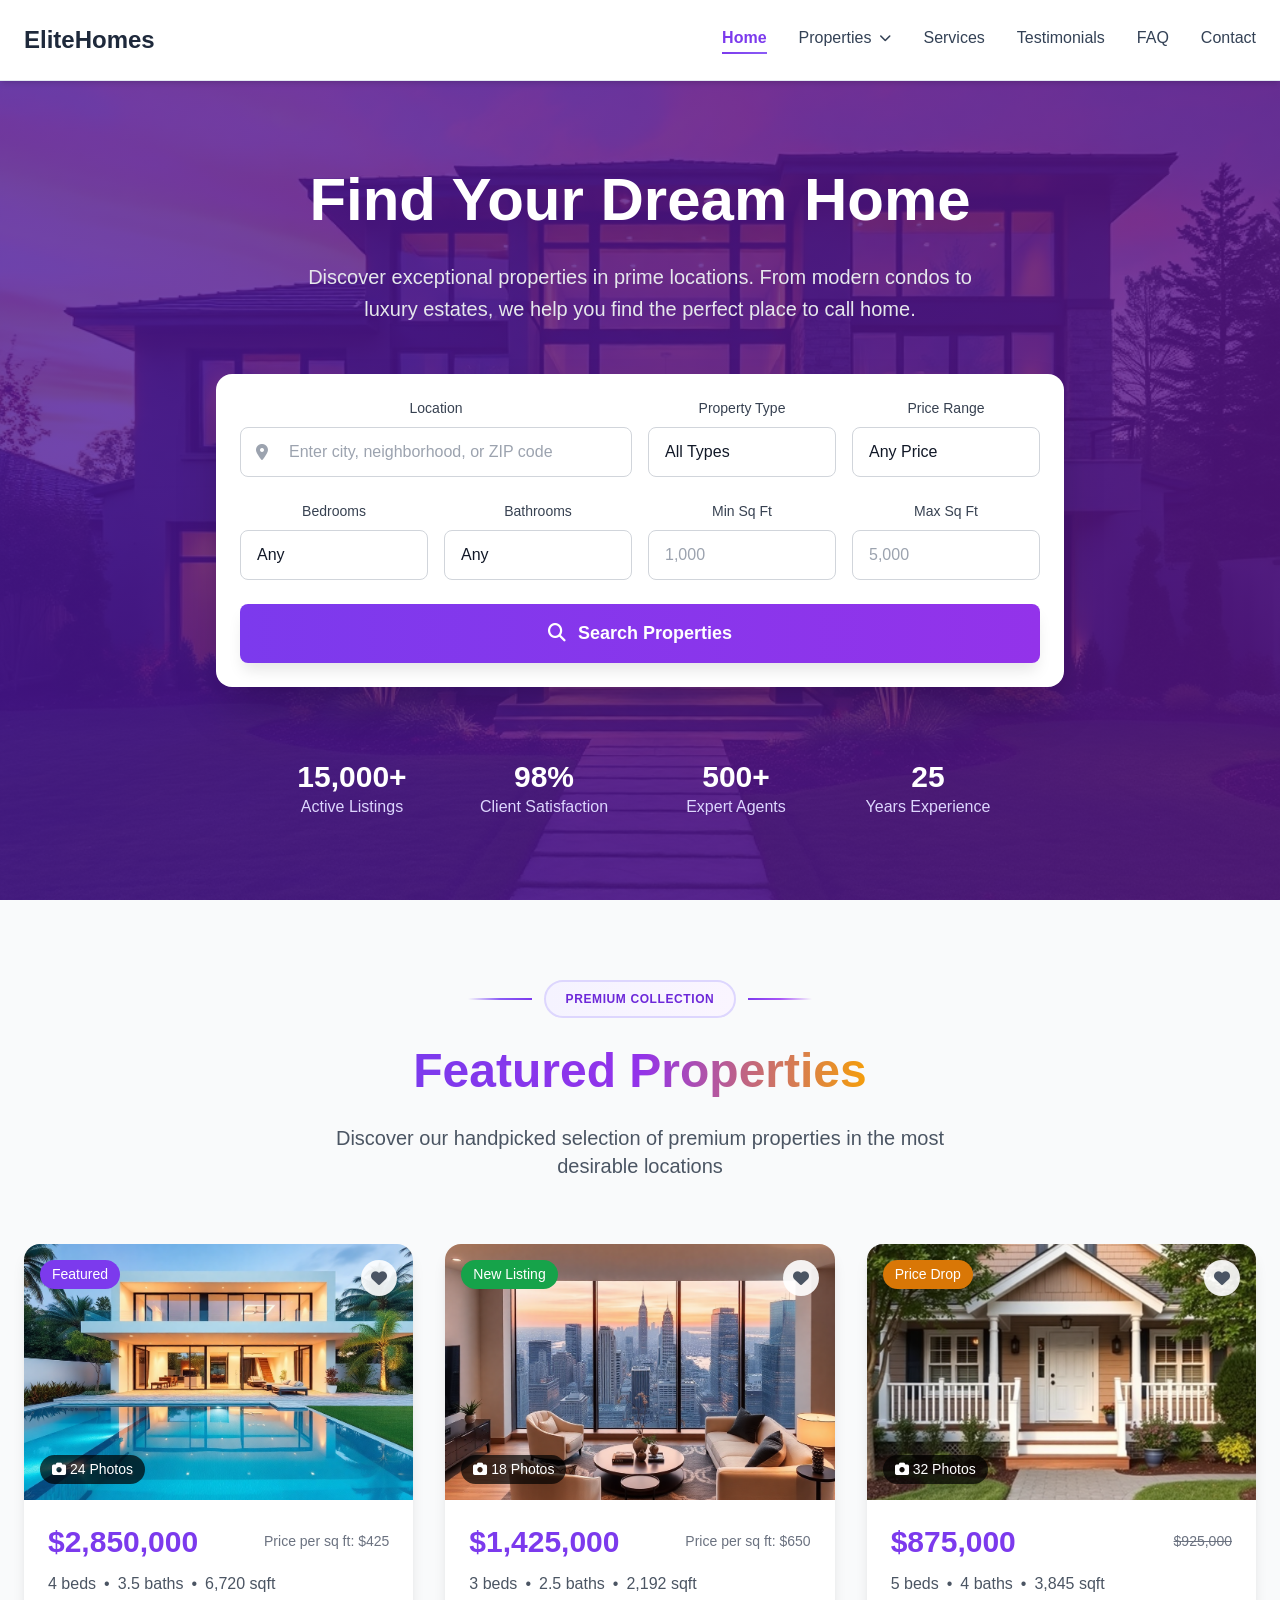
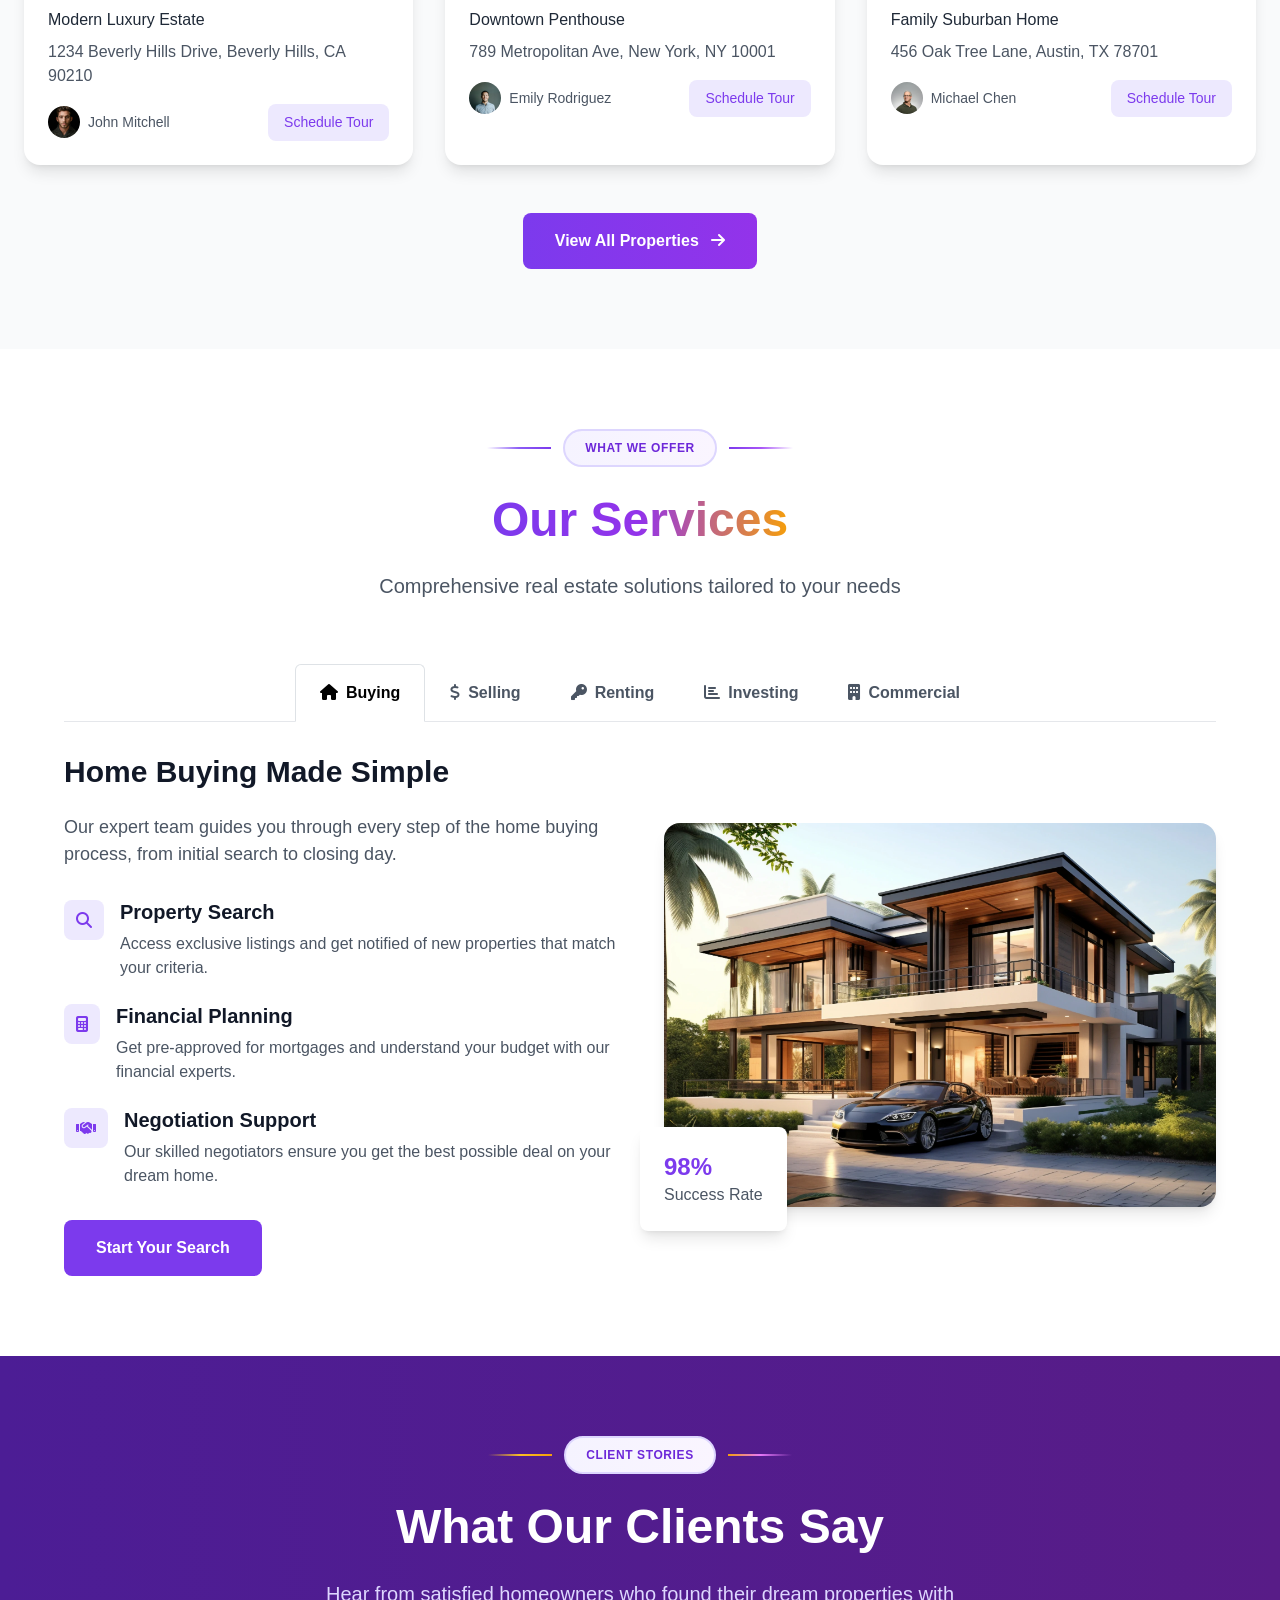
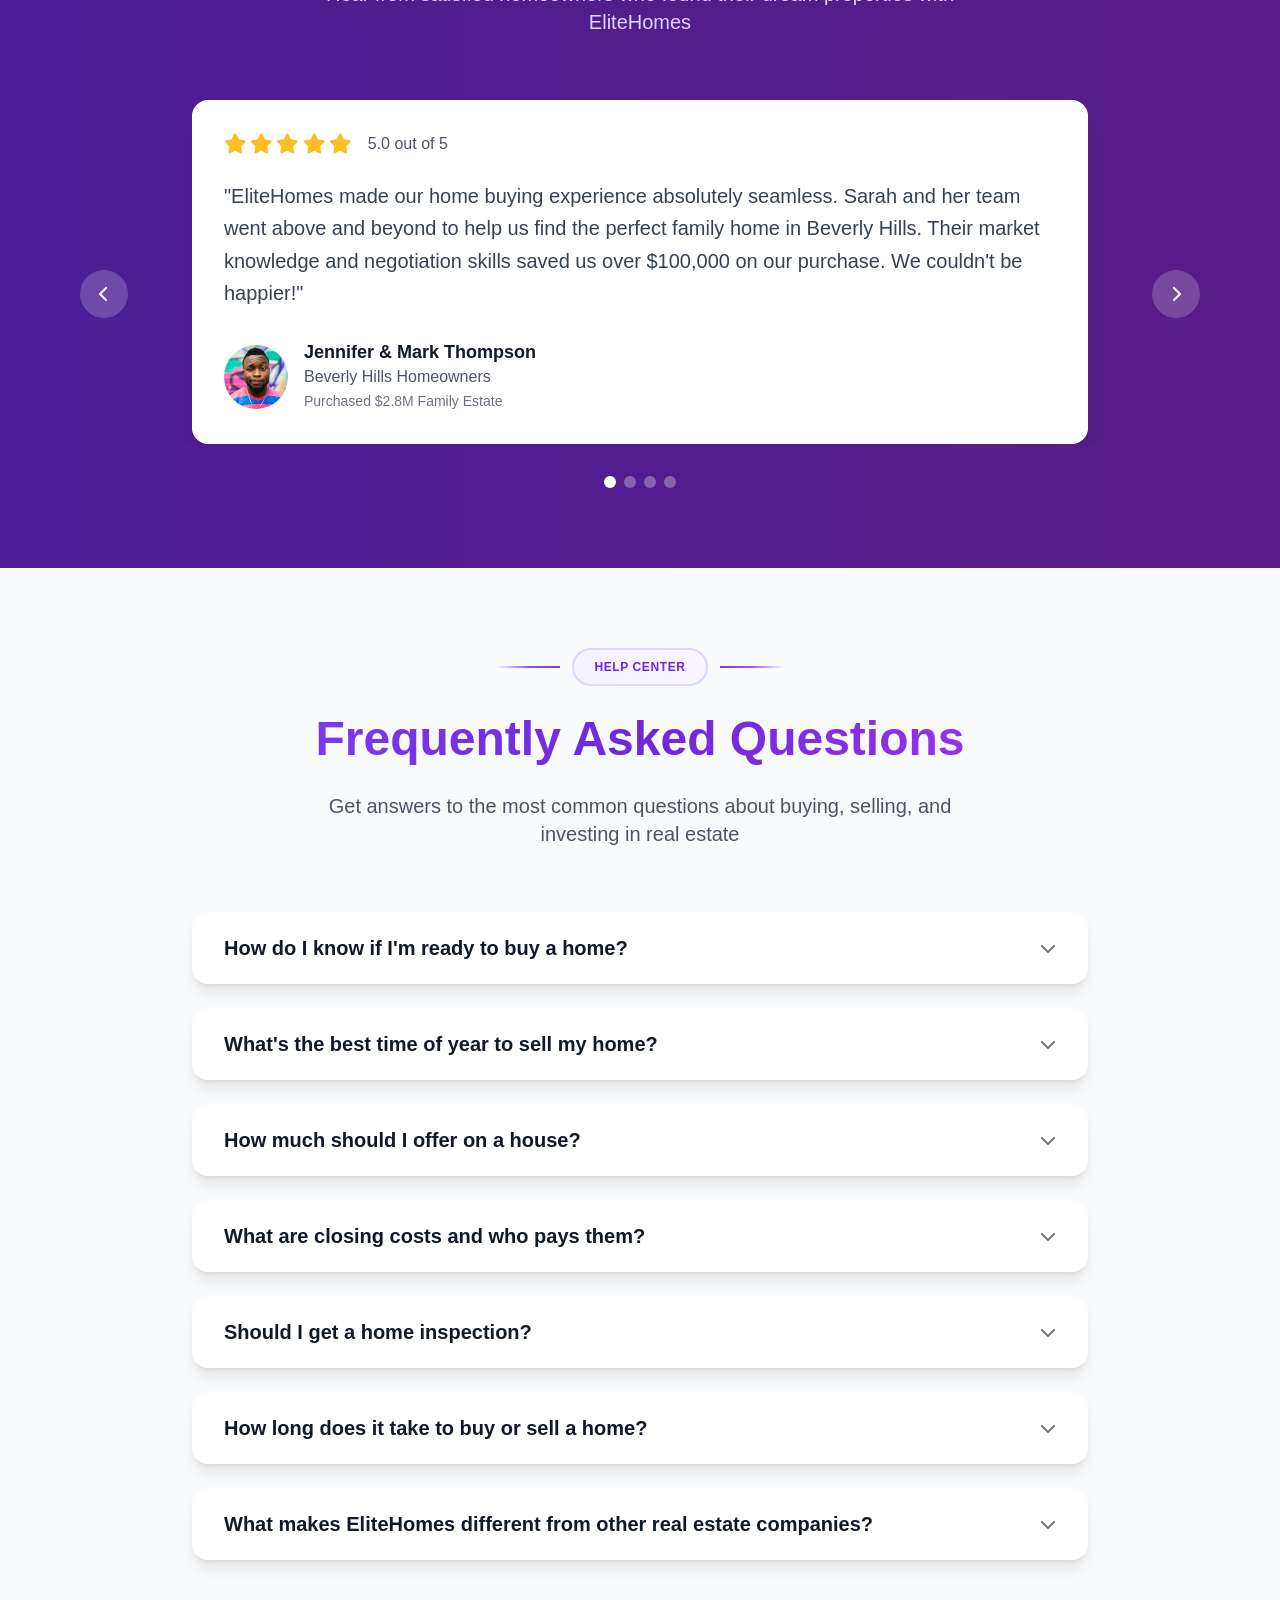
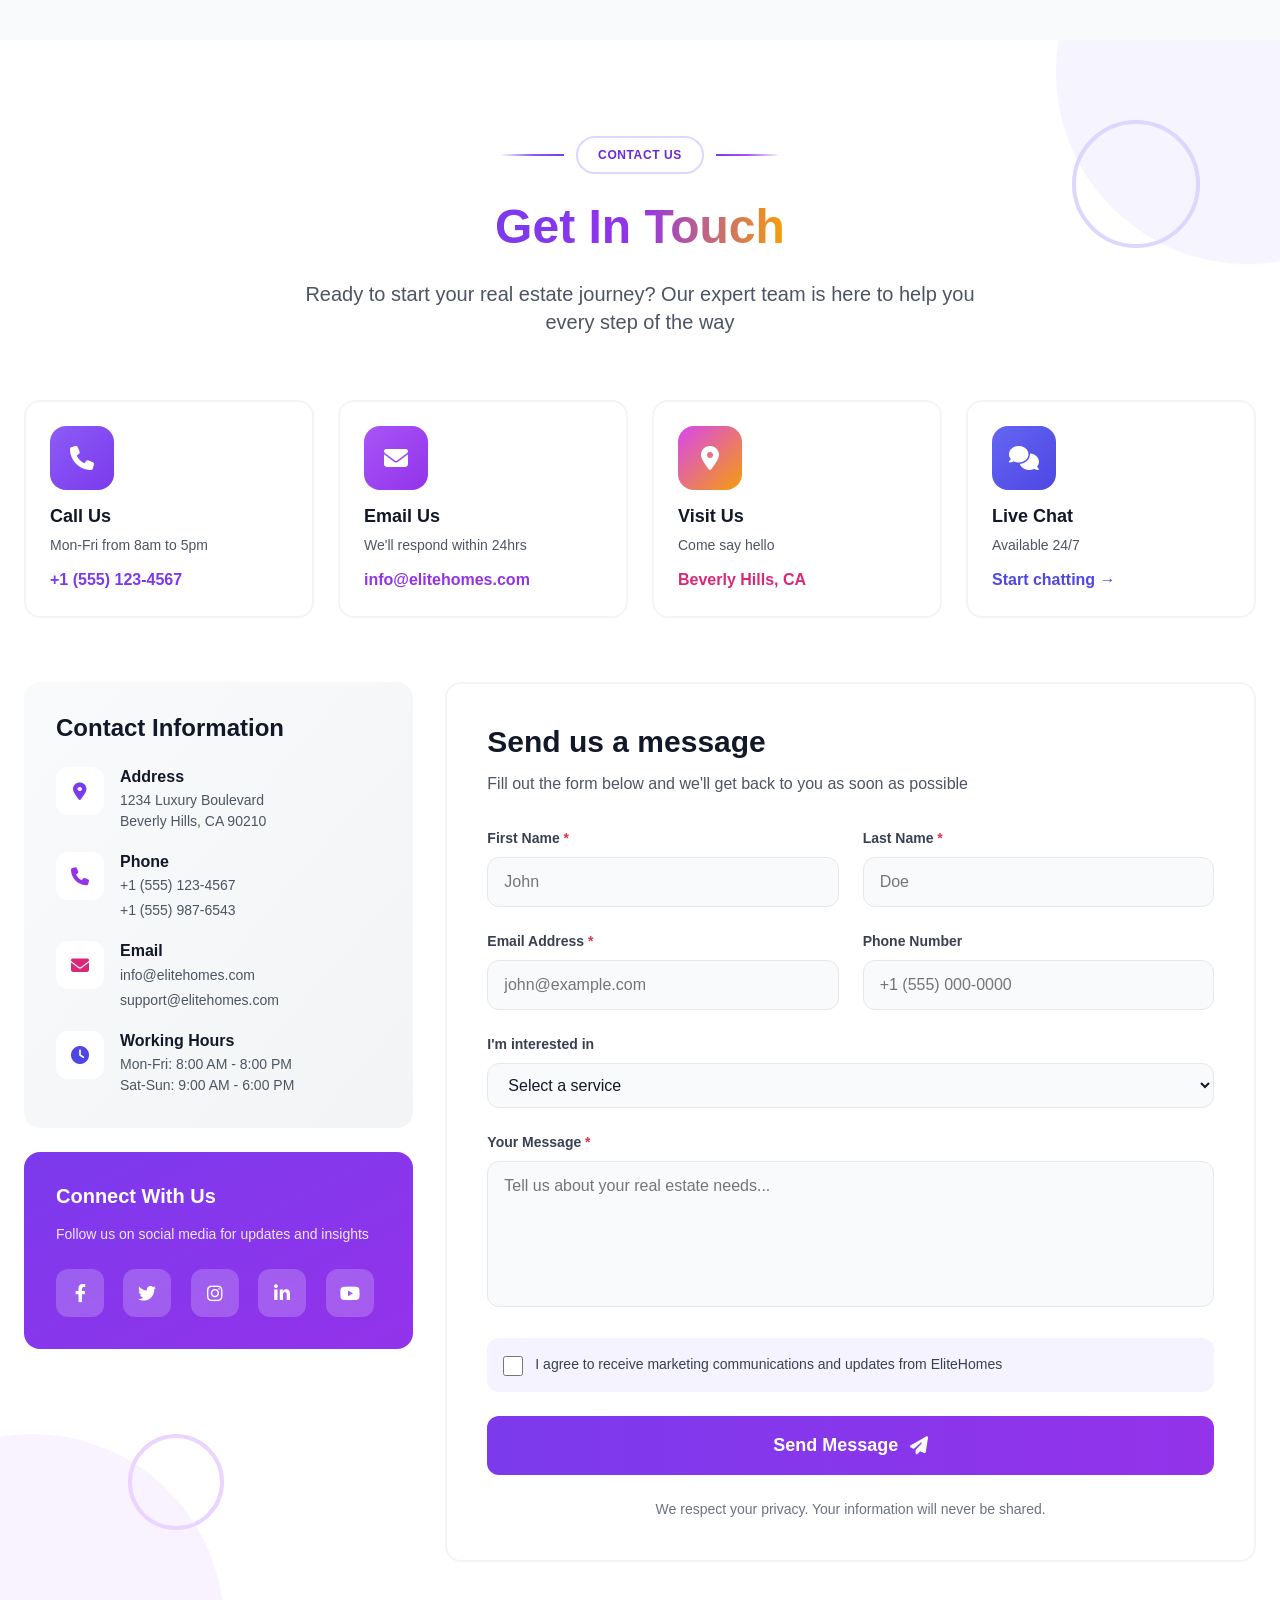
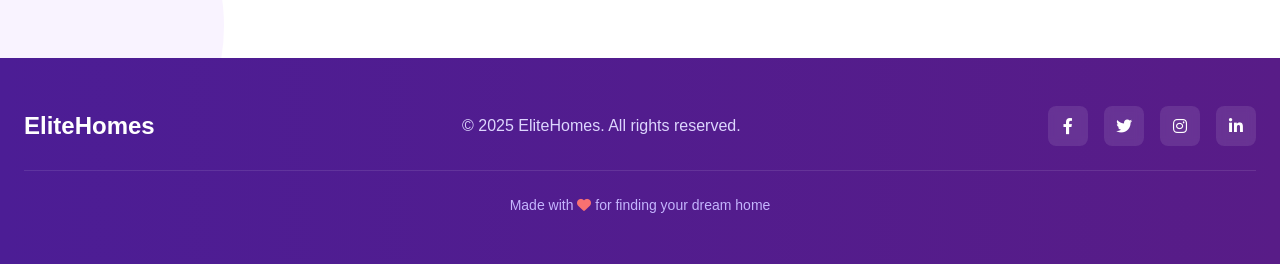
<file: Elite Homes  Bootstrap Exam 1/index.html>
<!DOCTYPE html>
<html lang="en">

<head>
  <meta charset="UTF-8">
  <meta name="viewport" content="width=device-width, initial-scale=1.0">
  <title>EliteHomes - Your Dream Home Awaits</title>
  <link rel="stylesheet" href="./fonts/fonts.css">
  <link rel="stylesheet" href="./fontawesome/css/all.min.css">
  <link rel="stylesheet" href="./bootstrap/css/bootstrap.rtl.min.css">
  <link rel="stylesheet" href="./env.css">
  <link rel="stylesheet" href="./style.css">
</head>

<body data-bs-spy="scroll" data-bs-target="#header" data-bs-smooth-scroll="true" tabindex="0">
  <!-- Header Section -->
  <header id="header" class="fixed-top">
    <nav class="navbar navbar-expand-lg">
      <div class="container">
        <!-- Logo -->
        <a class="navbar-brand" href="#hero-section">EliteHomes</a>

        <!-- Mobile Menu Button -->
        <button class="navbar-toggler" type="button" data-bs-toggle="collapse" data-bs-target="#navbarNavDropdown"
          aria-controls="navbarNavDropdown" aria-expanded="false" aria-label="Toggle navigation">
          <i class="fas fa-bars fs-4"></i>
        </button>

        <!-- Navigation Links -->
        <div class="collapse navbar-collapse justify-content-end" id="navbarNavDropdown">
          <ul class="navbar-nav">
            <li class="nav-item">
              <a class="nav-link active" aria-current="page" href="#hero-section">Home</a>
            </li>

            <li class="nav-item dropdown position-relative">
              <a class="nav-link dropdown-toggle" href="#" role="button" data-bs-toggle="dropdown"
                data-bs-auto-close="outside" aria-expanded="false">
                <span>Properties</span>
                <i class="fas fa-chevron-down properties-chevron"></i>
              </a>

              <!-- Mega Menu -->
              <div class="dropdown-menu mega-menu">
                <div class="row g-4">
                  <!-- Featured Properties -->
                  <div class="col-12 col-lg-3">
                    <h3 class="mega-menu-heading">Featured Properties</h3>
                    <div class="d-flex flex-column gap-3">
                      <a href="#featured-properties" class="mega-featured-item">
                        <img src="./Elite Homes Images/luxury-villa.jpeg" alt="Luxury Villa">
                        <div class="mega-featured-info">
                          <h4>Luxury Villa</h4>
                          <p>$2.5M • 5 beds • 4 baths</p>
                        </div>
                      </a>
                      <a href="#featured-properties" class="mega-featured-item">
                        <img src="./Elite Homes Images/modern-apartment.jpeg" alt="Modern Apartment">
                        <div class="mega-featured-info">
                          <h4>Modern Apartment</h4>
                          <p>$850K • 2 beds • 2 baths</p>
                        </div>
                      </a>
                    </div>
                  </div>

                  <!-- Property Types -->
                  <div class="col-12 col-lg-3">
                    <h3 class="mega-menu-heading">Property Types</h3>
                    <ul class="list-unstyled d-flex flex-column gap-2 mb-0">
                      <li>
                        <a href="#featured-properties" class="mega-type-link">
                          <i class="fas fa-home"></i>
                          <span>Single Family Homes</span>
                        </a>
                      </li>
                      <li>
                        <a href="#featured-properties" class="mega-type-link">
                          <i class="fas fa-building"></i>
                          <span>Apartments</span>
                        </a>
                      </li>
                      <li>
                        <a href="#featured-properties" class="mega-type-link">
                          <i class="fas fa-warehouse"></i>
                          <span>Condominiums</span>
                        </a>
                      </li>
                      <li>
                        <a href="#featured-properties" class="mega-type-link">
                          <i class="fas fa-store"></i>
                          <span>Commercial</span>
                        </a>
                      </li>
                      <li>
                        <a href="#featured-properties" class="mega-type-link">
                          <i class="fas fa-tree"></i>
                          <span>Land &amp; Lots</span>
                        </a>
                      </li>
                    </ul>
                  </div>

                  <!-- Popular Locations -->
                  <div class="col-12 col-lg-3">
                    <h3 class="mega-menu-heading">Popular Locations</h3>
                    <div class="d-flex flex-column gap-3">
                      <a href="#" class="mega-location-card"
                        style="background-image: url('./Elite Homes Images/new-york.jpeg');">
                        <div class="mega-location-overlay"></div>
                        <div class="mega-location-content">
                          <span class="mega-location-title">New York</span>
                          <span class="mega-location-count">2,145 Properties</span>
                        </div>
                      </a>
                      <a href="#" class="mega-location-card"
                        style="background-image: url('./Elite Homes Images/los-angeles.jpeg');">
                        <div class="mega-location-overlay"></div>
                        <div class="mega-location-content">
                          <span class="mega-location-title">Los Angeles</span>
                          <span class="mega-location-count">1,873 Properties</span>
                        </div>
                      </a>
                      <a href="#" class="mega-location-card"
                        style="background-image: url('./Elite Homes Images/miami.jpeg');">
                        <div class="mega-location-overlay"></div>
                        <div class="mega-location-content">
                          <span class="mega-location-title">Miami</span>
                          <span class="mega-location-count">1,526 Properties</span>
                        </div>
                      </a>
                    </div>
                  </div>

                  <!-- Resources -->
                  <div class="col-12 col-lg-3">
                    <h3 class="mega-menu-heading">Resources</h3>
                    <div class="d-flex flex-column gap-3">
                      <a href="#" class="mega-resource-card mega-resource-card--violet">
                        <div class="d-flex align-items-center">
                          <div class="mega-resource-icon">
                            <i class="fas fa-book-open"></i>
                          </div>
                          <h4 class="mega-resource-title">Buying Guide</h4>
                        </div>
                        <p class="mega-resource-desc">
                          Essential tips and strategies for first-time homebuyers
                        </p>
                        <div class="mega-resource-more">
                          <span>Learn More</span>
                          <i class="fas fa-arrow-right"></i>
                        </div>
                      </a>

                      <a href="#" class="mega-resource-card mega-resource-card--green">
                        <div class="d-flex align-items-center">
                          <div class="mega-resource-icon">
                            <i class="fas fa-chart-line"></i>
                          </div>
                          <h4 class="mega-resource-title">Investment Tips</h4>
                        </div>
                        <p class="mega-resource-desc">
                          Smart strategies for property investment success
                        </p>
                        <div class="mega-resource-more">
                          <span>Learn More</span>
                          <i class="fas fa-arrow-right"></i>
                        </div>
                      </a>

                      <a href="#" class="mega-resource-card mega-resource-card--purple">
                        <div class="d-flex align-items-center">
                          <div class="mega-resource-icon">
                            <i class="fas fa-file-alt"></i>
                          </div>
                          <h4 class="mega-resource-title">Market Reports</h4>
                        </div>
                        <p class="mega-resource-desc">
                          In-depth analysis of real estate market trends
                        </p>
                        <div class="mega-resource-more">
                          <span>Learn More</span>
                          <i class="fas fa-arrow-right"></i>
                        </div>
                      </a>
                    </div>
                  </div>
                </div>
              </div>
            </li>

            <li class="nav-item">
              <a class="nav-link" href="#services-tabs">Services</a>
            </li>
            <li class="nav-item">
              <a class="nav-link" href="#testimonials">Testimonials</a>
            </li>
            <li class="nav-item">
              <a class="nav-link" href="#faq-section">FAQ</a>
            </li>
            <li class="nav-item">
              <a class="nav-link" href="#contact-section">Contact</a>
            </li>
          </ul>
        </div>
      </div>
    </nav>
  </header>



  <!-- Hero Section -->
  <section id="hero-section">
    <div class="hero-content">
      <h1 class="hero-title">Find Your Dream Home</h1>
      <p class="hero-subtitle">
        Discover exceptional properties in prime locations. From modern condos to luxury estates, we help you find the
        perfect place to call home.
      </p>

      <!-- Search Bar -->
      <div class="hero-search-card">
        <div class="row g-3 mb-4">
          <div class="col-12 col-lg-6">
            <label class="hero-label">Location</label>
            <div class="position-relative">
              <i class="fas fa-map-marker-alt hero-input-icon"></i>
              <input type="text" class="hero-input hero-input--with-icon"
                placeholder="Enter city, neighborhood, or ZIP code">
            </div>
          </div>
          <div class="col-12 col-lg-3">
            <label class="hero-label">Property Type</label>
            <select class="hero-select">
              <option>All Types</option>
              <option>House</option>
              <option>Apartment</option>
              <option>Condo</option>
              <option>Townhouse</option>
            </select>
          </div>
          <div class="col-12 col-lg-3">
            <label class="hero-label">Price Range</label>
            <select class="hero-select">
              <option>Any Price</option>
              <option>$0 - $500K</option>
              <option>$500K - $1M</option>
              <option>$1M - $2M</option>
              <option>$2M+</option>
            </select>
          </div>
        </div>

        <div class="row g-3 mb-4">
          <div class="col-6 col-lg-3">
            <label class="hero-label">Bedrooms</label>
            <select class="hero-select">
              <option>Any</option>
              <option>1+</option>
              <option>2+</option>
              <option>3+</option>
              <option>4+</option>
              <option>5+</option>
            </select>
          </div>
          <div class="col-6 col-lg-3">
            <label class="hero-label">Bathrooms</label>
            <select class="hero-select">
              <option>Any</option>
              <option>1+</option>
              <option>2+</option>
              <option>3+</option>
              <option>4+</option>
            </select>
          </div>
          <div class="col-6 col-lg-3">
            <label class="hero-label">Min Sq Ft</label>
            <input type="number" class="hero-input" placeholder="1,000">
          </div>
          <div class="col-6 col-lg-3">
            <label class="hero-label">Max Sq Ft</label>
            <input type="number" class="hero-input" placeholder="5,000">
          </div>
        </div>

        <button type="button" class="hero-search-btn">
          <i class="fas fa-search"></i>Search Properties
        </button>
      </div>

      <!-- Quick Stats -->
      <div class="row g-4 hero-stats mx-auto">
        <div class="col-6 col-lg-3 text-center">
          <div class="hero-stat-value">15,000+</div>
          <div class="hero-stat-label">Active Listings</div>
        </div>
        <div class="col-6 col-lg-3 text-center">
          <div class="hero-stat-value">98%</div>
          <div class="hero-stat-label">Client Satisfaction</div>
        </div>
        <div class="col-6 col-lg-3 text-center">
          <div class="hero-stat-value">500+</div>
          <div class="hero-stat-label">Expert Agents</div>
        </div>
        <div class="col-6 col-lg-3 text-center">
          <div class="hero-stat-value">25</div>
          <div class="hero-stat-label">Years Experience</div>
        </div>
      </div>
    </div>
  </section>

  <!-- Featured Properties Section -->
  <section id="featured-properties">
    <div class="container site-container">
      <div class="section-header text-center">
        <div class="section-eyebrow">
          <span class="section-eyebrow-pill">Premium Collection</span>
        </div>
        <h2 class="section-title">
          <span class="section-title-gradient">Featured Properties</span>
        </h2>
        <p class="section-subtitle">
          Discover our handpicked selection of premium properties in the most desirable locations
        </p>
      </div>

      <div class="row featured-grid">
        <!-- Property 1 -->
        <div class="col-12 col-lg-4">
          <div class="property-card">
            <div class="property-image-wrap">
              <img src="./Elite Homes Images/featured-properties-img-1.png"
                alt="modern luxury house with pool, contemporary architecture, beautiful garden">
              <div class="property-badge property-badge--featured">Featured</div>
              <div class="property-heart-btn" role="button" aria-label="Save property">
                <i class="fas fa-heart"></i>
              </div>
              <div class="property-photos-badge">
                <i class="fas fa-camera"></i>24 Photos
              </div>
            </div>
            <div class="property-body">
              <div class="property-price-row">
                <div class="property-price">$2,850,000</div>
                <div class="property-meta-price">Price per sq ft: $425</div>
              </div>
              <div class="property-specs">
                <span>4 beds</span>
                <span class="property-specs-dot">•</span>
                <span>3.5 baths</span>
                <span class="property-specs-dot">•</span>
                <span>6,720 sqft</span>
              </div>
              <p class="property-name">Modern Luxury Estate</p>
              <p class="property-address">1234 Beverly Hills Drive, Beverly Hills, CA 90210</p>
              <div class="property-footer">
                <div class="property-agent">
                  <img src="./Elite Homes Images/avatar-2.jpg" alt="John Mitchell">
                  <span>John Mitchell</span>
                </div>
                <button type="button" class="property-tour-btn">Schedule Tour</button>
              </div>
            </div>
          </div>
        </div>

        <!-- Property 2 -->
        <div class="col-12 col-lg-4">
          <div class="property-card">
            <div class="property-image-wrap">
              <img src="./Elite Homes Images/featured-properties-img-2.png"
                alt="elegant downtown penthouse apartment with city view, modern interior design">
              <div class="property-badge property-badge--new">New Listing</div>
              <div class="property-heart-btn" role="button" aria-label="Save property">
                <i class="fas fa-heart"></i>
              </div>
              <div class="property-photos-badge">
                <i class="fas fa-camera"></i>18 Photos
              </div>
            </div>
            <div class="property-body">
              <div class="property-price-row">
                <div class="property-price">$1,425,000</div>
                <div class="property-meta-price">Price per sq ft: $650</div>
              </div>
              <div class="property-specs">
                <span>3 beds</span>
                <span class="property-specs-dot">•</span>
                <span>2.5 baths</span>
                <span class="property-specs-dot">•</span>
                <span>2,192 sqft</span>
              </div>
              <p class="property-name">Downtown Penthouse</p>
              <p class="property-address">789 Metropolitan Ave, New York, NY 10001</p>
              <div class="property-footer">
                <div class="property-agent">
                  <img src="./Elite Homes Images/avatar-5.jpg" alt="Emily Rodriguez">
                  <span>Emily Rodriguez</span>
                </div>
                <button type="button" class="property-tour-btn">Schedule Tour</button>
              </div>
            </div>
          </div>
        </div>

        <!-- Property 3 -->
        <div class="col-12 col-lg-4">
          <div class="property-card">
            <div class="property-image-wrap">
              <img src="./Elite Homes Images/featured-properties-img-3.png"
                alt="cozy suburban family home with front yard, traditional architecture, welcoming entrance">
              <div class="property-badge property-badge--drop">Price Drop</div>
              <div class="property-heart-btn" role="button" aria-label="Save property">
                <i class="fas fa-heart"></i>
              </div>
              <div class="property-photos-badge">
                <i class="fas fa-camera"></i>32 Photos
              </div>
            </div>
            <div class="property-body">
              <div class="property-price-row">
                <div class="property-price">$875,000</div>
                <div class="property-meta-price text-decoration-line-through">$925,000</div>
              </div>
              <div class="property-specs">
                <span>5 beds</span>
                <span class="property-specs-dot">•</span>
                <span>4 baths</span>
                <span class="property-specs-dot">•</span>
                <span>3,845 sqft</span>
              </div>
              <p class="property-name">Family Suburban Home</p>
              <p class="property-address">456 Oak Tree Lane, Austin, TX 78701</p>
              <div class="property-footer">
                <div class="property-agent">
                  <img src="./Elite Homes Images/avatar-3.jpg" alt="Michael Chen">
                  <span>Michael Chen</span>
                </div>
                <button type="button" class="property-tour-btn">Schedule Tour</button>
              </div>
            </div>
          </div>
        </div>
      </div>

      <div class="text-center">
        <button type="button" class="featured-view-all-btn">
          View All Properties <i class="fas fa-arrow-right"></i>
        </button>
      </div>
    </div>
  </section>

  <!-- Services Navigation Section -->
  <section id="services-tabs">
    <div class="container site-container">
      <div class="section-header text-center">
        <div class="section-eyebrow">
          <span class="section-eyebrow-pill">What We Offer</span>
        </div>
        <h2 class="section-title">
          <span class="section-title-gradient">Our Services</span>
        </h2>
        <p class="section-subtitle">
          Comprehensive real estate solutions tailored to your needs
        </p>
      </div>

      <div class="services-wrapper mx-auto">
        <ul class="nav nav-tabs services-tab-list justify-content-center" role="tablist">
          <li class="nav-item" role="presentation">
            <button class="nav-link services-tab-btn active" id="tab-buying" data-bs-toggle="tab"
              data-bs-target="#buying" type="button" role="tab" aria-controls="buying" aria-selected="true">
              <i class="fas fa-home"></i>Buying
            </button>
          </li>
          <li class="nav-item" role="presentation">
            <button class="nav-link services-tab-btn" id="tab-selling" data-bs-toggle="tab"
              data-bs-target="#selling" type="button" role="tab" aria-controls="selling" aria-selected="false">
              <i class="fas fa-dollar-sign"></i>Selling
            </button>
          </li>
          <li class="nav-item" role="presentation">
            <button class="nav-link services-tab-btn" id="tab-renting" data-bs-toggle="tab"
              data-bs-target="#renting" type="button" role="tab" aria-controls="renting" aria-selected="false">
              <i class="fas fa-key"></i>Renting
            </button>
          </li>
          <li class="nav-item" role="presentation">
            <button class="nav-link services-tab-btn" id="tab-investing" data-bs-toggle="tab"
              data-bs-target="#investing" type="button" role="tab" aria-controls="investing" aria-selected="false">
              <i class="fas fa-chart-bar"></i>Investing
            </button>
          </li>
          <li class="nav-item" role="presentation">
            <button class="nav-link services-tab-btn" id="tab-commercial" data-bs-toggle="tab"
              data-bs-target="#commercial" type="button" role="tab" aria-controls="commercial" aria-selected="false">
              <i class="fas fa-building"></i>Commercial
            </button>
          </li>
        </ul>

        <div class="tab-content">
          <!-- Buying Tab -->
          <div class="tab-pane fade show active" id="buying" role="tabpanel" aria-labelledby="tab-buying">
            <div class="row align-items-center services-pane-grid">
              <div class="col-12 col-lg-6">
                <h3 class="service-pane-title">Home Buying Made Simple</h3>
                <p class="service-pane-desc">
                  Our expert team guides you through every step of the home buying process, from initial search to
                  closing day.
                </p>

                <div class="service-feature-list">
                  <div class="service-feature-item">
                    <div class="service-feature-icon service-feature-icon--violet">
                      <i class="fas fa-search"></i>
                    </div>
                    <div>
                      <h4 class="service-feature-title">Property Search</h4>
                      <p class="service-feature-text">
                        Access exclusive listings and get notified of new properties that match your criteria.
                      </p>
                    </div>
                  </div>

                  <div class="service-feature-item">
                    <div class="service-feature-icon service-feature-icon--violet">
                      <i class="fas fa-calculator"></i>
                    </div>
                    <div>
                      <h4 class="service-feature-title">Financial Planning</h4>
                      <p class="service-feature-text">
                        Get pre-approved for mortgages and understand your budget with our financial experts.
                      </p>
                    </div>
                  </div>

                  <div class="service-feature-item">
                    <div class="service-feature-icon service-feature-icon--violet">
                      <i class="fas fa-handshake"></i>
                    </div>
                    <div>
                      <h4 class="service-feature-title">Negotiation Support</h4>
                      <p class="service-feature-text">
                        Our skilled negotiators ensure you get the best possible deal on your dream home.
                      </p>
                    </div>
                  </div>
                </div>

                <button type="button" class="service-cta-btn service-cta-btn--violet">
                  Start Your Search
                </button>
              </div>

              <div class="col-12 col-lg-6">
                <div class="service-media-wrap">
                  <img class="service-media-img" src="./Elite Homes Images/service-img-1.webp"
                    alt="happy family with real estate agent holding house keys, modern home in background">
                  <div class="service-stat-card service-stat-card--left">
                    <div class="service-stat-value service-stat-value--violet">98%</div>
                    <div class="service-stat-label">Success Rate</div>
                  </div>
                </div>
              </div>
            </div>
          </div>

          <!-- Selling Tab -->
          <div class="tab-pane fade" id="selling" role="tabpanel" aria-labelledby="tab-selling">
            <div class="row align-items-center services-pane-grid">
              <div class="col-12 col-lg-6">
                <h3 class="service-pane-title">Maximize Your Home's Value</h3>
                <p class="service-pane-desc">
                  Sell your property quickly and for the best price with our comprehensive marketing strategy and expert
                  guidance.
                </p>

                <div class="service-feature-list">
                  <div class="service-feature-item">
                    <div class="service-feature-icon service-feature-icon--green">
                      <i class="fas fa-chart-line"></i>
                    </div>
                    <div>
                      <h4 class="service-feature-title">Market Analysis</h4>
                      <p class="service-feature-text">
                        Get a comprehensive market analysis to price your home competitively.
                      </p>
                    </div>
                  </div>

                  <div class="service-feature-item">
                    <div class="service-feature-icon service-feature-icon--green">
                      <i class="fas fa-camera"></i>
                    </div>
                    <div>
                      <h4 class="service-feature-title">Professional Marketing</h4>
                      <p class="service-feature-text">
                        High-quality photography, virtual tours, and multi-channel marketing campaigns.
                      </p>
                    </div>
                  </div>

                  <div class="service-feature-item">
                    <div class="service-feature-icon service-feature-icon--green">
                      <i class="fas fa-users"></i>
                    </div>
                    <div>
                      <h4 class="service-feature-title">Buyer Screening</h4>
                      <p class="service-feature-text">
                        We pre-qualify buyers to ensure serious inquiries and smooth transactions.
                      </p>
                    </div>
                  </div>
                </div>

                <button type="button" class="service-cta-btn service-cta-btn--green">
                  Get Home Valuation
                </button>
              </div>

              <div class="col-12 col-lg-6">
                <div class="service-media-wrap">
                  <img class="service-media-img" src="./Elite Homes Images/service-img-2.webp"
                    alt="real estate agent showing house to potential buyers, professional marketing materials">
                  <div class="service-stat-card service-stat-card--right">
                    <div class="service-stat-value service-stat-value--green">21 days</div>
                    <div class="service-stat-label">Avg. Time to Sell</div>
                  </div>
                </div>
              </div>
            </div>
          </div>

          <!-- Renting Tab -->
          <div class="tab-pane fade" id="renting" role="tabpanel" aria-labelledby="tab-renting">
            <div class="row align-items-center services-pane-grid">
              <div class="col-12 col-lg-6">
                <h3 class="service-pane-title">Premium Rental Properties</h3>
                <p class="service-pane-desc">
                  Find your perfect rental home with our extensive portfolio of quality properties and personalized
                  service.
                </p>

                <div class="service-feature-list">
                  <div class="service-feature-item">
                    <div class="service-feature-icon service-feature-icon--purple">
                      <i class="fas fa-map-marked-alt"></i>
                    </div>
                    <div>
                      <h4 class="service-feature-title">Prime Locations</h4>
                      <p class="service-feature-text">
                        Access rentals in the most desirable neighborhoods and communities.
                      </p>
                    </div>
                  </div>

                  <div class="service-feature-item">
                    <div class="service-feature-icon service-feature-icon--purple">
                      <i class="fas fa-shield-alt"></i>
                    </div>
                    <div>
                      <h4 class="service-feature-title">Verified Properties</h4>
                      <p class="service-feature-text">
                        All our rental properties are thoroughly inspected and verified for quality.
                      </p>
                    </div>
                  </div>

                  <div class="service-feature-item">
                    <div class="service-feature-icon service-feature-icon--purple">
                      <i class="fas fa-tools"></i>
                    </div>
                    <div>
                      <h4 class="service-feature-title">24/7 Support</h4>
                      <p class="service-feature-text">
                        Round-the-clock maintenance and tenant support services.
                      </p>
                    </div>
                  </div>
                </div>

                <button type="button" class="service-cta-btn service-cta-btn--purple">
                  Browse Rentals
                </button>
              </div>

              <div class="col-12 col-lg-6">
                <div class="service-media-wrap">
                  <img class="service-media-img" src="./Elite Homes Images/service-img-3.webp"
                    alt="modern apartment interior, furnished rental property, city view">
                  <div class="service-stat-card service-stat-card--left">
                    <div class="service-stat-value service-stat-value--purple">5,000+</div>
                    <div class="service-stat-label">Available Rentals</div>
                  </div>
                </div>
              </div>
            </div>
          </div>

          <!-- Investing Tab -->
          <div class="tab-pane fade" id="investing" role="tabpanel" aria-labelledby="tab-investing">
            <div class="row align-items-center services-pane-grid">
              <div class="col-12 col-lg-6">
                <h3 class="service-pane-title">Real Estate Investment</h3>
                <p class="service-pane-desc">
                  Build wealth through strategic real estate investments with our expert guidance and market insights.
                </p>

                <div class="service-feature-list">
                  <div class="service-feature-item">
                    <div class="service-feature-icon service-feature-icon--yellow">
                      <i class="fas fa-chart-pie"></i>
                    </div>
                    <div>
                      <h4 class="service-feature-title">Portfolio Analysis</h4>
                      <p class="service-feature-text">
                        Comprehensive analysis of investment opportunities and portfolio optimization.
                      </p>
                    </div>
                  </div>

                  <div class="service-feature-item">
                    <div class="service-feature-icon service-feature-icon--yellow">
                      <i class="fas fa-money-bill-wave"></i>
                    </div>
                    <div>
                      <h4 class="service-feature-title">ROI Projections</h4>
                      <p class="service-feature-text">
                        Detailed return on investment calculations and market forecasting.
                      </p>
                    </div>
                  </div>

                  <div class="service-feature-item">
                    <div class="service-feature-icon service-feature-icon--yellow">
                      <i class="fas fa-cog"></i>
                    </div>
                    <div>
                      <h4 class="service-feature-title">Property Management</h4>
                      <p class="service-feature-text">
                        Full-service property management for hands-off investment experience.
                      </p>
                    </div>
                  </div>
                </div>

                <button type="button" class="service-cta-btn service-cta-btn--yellow">
                  Explore Investments
                </button>
              </div>

              <div class="col-12 col-lg-6">
                <div class="service-media-wrap">
                  <img class="service-media-img" src="./Elite Homes Images/service-img-4.png"
                    alt="investment property portfolio, financial charts, real estate analytics">
                  <div class="service-stat-card service-stat-card--right">
                    <div class="service-stat-value service-stat-value--yellow">15%</div>
                    <div class="service-stat-label">Avg. Annual ROI</div>
                  </div>
                </div>
              </div>
            </div>
          </div>

          <!-- Commercial Tab -->
          <div class="tab-pane fade" id="commercial" role="tabpanel" aria-labelledby="tab-commercial">
            <div class="row align-items-center services-pane-grid">
              <div class="col-12 col-lg-6">
                <h3 class="service-pane-title">Commercial Real Estate</h3>
                <p class="service-pane-desc">
                  Expert commercial real estate services for businesses, investors, and developers.
                </p>

                <div class="service-feature-list">
                  <div class="service-feature-item">
                    <div class="service-feature-icon service-feature-icon--indigo">
                      <i class="fas fa-building"></i>
                    </div>
                    <div>
                      <h4 class="service-feature-title">Office Spaces</h4>
                      <p class="service-feature-text">
                        Prime office locations for businesses of all sizes and industries.
                      </p>
                    </div>
                  </div>

                  <div class="service-feature-item">
                    <div class="service-feature-icon service-feature-icon--indigo">
                      <i class="fas fa-warehouse"></i>
                    </div>
                    <div>
                      <h4 class="service-feature-title">Industrial Properties</h4>
                      <p class="service-feature-text">
                        Warehouses, manufacturing facilities, and distribution centers.
                      </p>
                    </div>
                  </div>

                  <div class="service-feature-item">
                    <div class="service-feature-icon service-feature-icon--indigo">
                      <i class="fas fa-store"></i>
                    </div>
                    <div>
                      <h4 class="service-feature-title">Retail Spaces</h4>
                      <p class="service-feature-text">
                        High-traffic retail locations and shopping center opportunities.
                      </p>
                    </div>
                  </div>
                </div>

                <button type="button" class="service-cta-btn service-cta-btn--indigo">
                  View Commercial Properties
                </button>
              </div>

              <div class="col-12 col-lg-6">
                <div class="service-media-wrap">
                  <img class="service-media-img" src="./Elite Homes Images/service-img-5.png"
                    alt="modern office building, commercial real estate, business district skyline">
                  <div class="service-stat-card service-stat-card--left">
                    <div class="service-stat-value service-stat-value--indigo">$2.5B</div>
                    <div class="service-stat-label">Commercial Volume</div>
                  </div>
                </div>
              </div>
            </div>
          </div>
        </div>
      </div>
    </div>
  </section>

  <!-- Testimonials Section -->
  <section id="testimonials">
    <div class="container site-container">
      <div class="section-header text-center">
        <div class="section-eyebrow section-eyebrow--testimonials">
          <span class="section-eyebrow-pill">Client Stories</span>
        </div>
        <h2 class="section-title text-white">
          What Our Clients Say
        </h2>
        <p class="section-subtitle section-subtitle--light">
          Hear from satisfied homeowners who found their dream properties with EliteHomes
        </p>
      </div>

      <div id="testimonialCarousel" class="carousel slide testimonials-carousel-wrap" data-bs-ride="false">
        <div class="carousel-inner">
          <!-- Slide 1 -->
          <div class="carousel-item active">
            <div class="testimonial-card">
              <div class="testimonial-rating">
                <div class="testimonial-stars">
                  <i class="fas fa-star"></i>
                  <i class="fas fa-star"></i>
                  <i class="fas fa-star"></i>
                  <i class="fas fa-star"></i>
                  <i class="fas fa-star"></i>
                </div>
                <span class="testimonial-score">5.0 out of 5</span>
              </div>
              <blockquote class="testimonial-quote">
                "EliteHomes made our home buying experience absolutely seamless. Sarah and her team went above and
                beyond to help us find the perfect family home in Beverly Hills. Their market knowledge and negotiation
                skills saved us over $100,000 on our purchase. We couldn't be happier!"
              </blockquote>
              <div class="testimonial-author">
                <img src="./Elite Homes Images/avatar-1.jpg" alt="Jennifer &amp; Mark Thompson">
                <div>
                  <h4 class="testimonial-author-name">Jennifer &amp; Mark Thompson</h4>
                  <p class="testimonial-author-role">Beverly Hills Homeowners</p>
                  <p class="testimonial-author-meta">Purchased $2.8M Family Estate</p>
                </div>
              </div>
            </div>
          </div>

          <!-- Slide 2 -->
          <div class="carousel-item">
            <div class="testimonial-card">
              <div class="testimonial-rating">
                <div class="testimonial-stars">
                  <i class="fas fa-star"></i>
                  <i class="fas fa-star"></i>
                  <i class="fas fa-star"></i>
                  <i class="fas fa-star"></i>
                  <i class="fas fa-star"></i>
                </div>
                <span class="testimonial-score">5.0 out of 5</span>
              </div>
              <blockquote class="testimonial-quote">
                "As first-time investors, we were nervous about entering the real estate market. The EliteHomes
                investment team provided incredible guidance and helped us build a portfolio that's already generating
                18% annual returns. Their expertise is unmatched."
              </blockquote>
              <div class="testimonial-author">
                <img src="./Elite Homes Images/avatar-2.jpg" alt="David Rodriguez">
                <div>
                  <h4 class="testimonial-author-name">David Rodriguez</h4>
                  <p class="testimonial-author-role">Real Estate Investor</p>
                  <p class="testimonial-author-meta">$1.2M Investment Portfolio</p>
                </div>
              </div>
            </div>
          </div>

          <!-- Slide 3 -->
          <div class="carousel-item">
            <div class="testimonial-card">
              <div class="testimonial-rating">
                <div class="testimonial-stars">
                  <i class="fas fa-star"></i>
                  <i class="fas fa-star"></i>
                  <i class="fas fa-star"></i>
                  <i class="fas fa-star"></i>
                  <i class="fas fa-star"></i>
                </div>
                <span class="testimonial-score">5.0 out of 5</span>
              </div>
              <blockquote class="testimonial-quote">
                "Selling our Manhattan penthouse was stress-free thanks to EliteHomes. They marketed it beautifully,
                brought qualified buyers, and we sold for 15% above asking price in just 10 days. Their professional
                photography and staging made all the difference."
              </blockquote>
              <div class="testimonial-author">
                <img src="./Elite Homes Images/avatar-5.jpg" alt="Amanda Chen">
                <div>
                  <h4 class="testimonial-author-name">Amanda Chen</h4>
                  <p class="testimonial-author-role">Manhattan Seller</p>
                  <p class="testimonial-author-meta">Sold $3.2M Penthouse</p>
                </div>
              </div>
            </div>
          </div>

          <!-- Slide 4 -->
          <div class="carousel-item">
            <div class="testimonial-card">
              <div class="testimonial-rating">
                <div class="testimonial-stars">
                  <i class="fas fa-star"></i>
                  <i class="fas fa-star"></i>
                  <i class="fas fa-star"></i>
                  <i class="fas fa-star"></i>
                  <i class="fas fa-star"></i>
                </div>
                <span class="testimonial-score">5.0 out of 5</span>
              </div>
              <blockquote class="testimonial-quote">
                "Our company needed to relocate to a larger office space quickly. EliteHomes' commercial team found us
                the perfect building in downtown Austin with flexible lease terms and great amenities. They handled
                everything professionally and efficiently."
              </blockquote>
              <div class="testimonial-author">
                <img src="./Elite Homes Images/avatar-3.jpg" alt="Michael Foster">
                <div>
                  <h4 class="testimonial-author-name">Michael Foster</h4>
                  <p class="testimonial-author-role">CEO, TechStart Inc.</p>
                  <p class="testimonial-author-meta">15,000 sq ft Office Lease</p>
                </div>
              </div>
            </div>
          </div>
        </div>

        <!-- Prev / Next Buttons -->
        <button class="testimonial-nav-btn testimonial-nav-btn--prev" type="button"
          data-bs-target="#testimonialCarousel" data-bs-slide="prev" aria-label="Previous testimonial">
          <i class="fas fa-chevron-left"></i>
        </button>
        <button class="testimonial-nav-btn testimonial-nav-btn--next" type="button"
          data-bs-target="#testimonialCarousel" data-bs-slide="next" aria-label="Next testimonial">
          <i class="fas fa-chevron-right"></i>
        </button>

        <!-- Dots -->
        <div class="carousel-indicators testimonial-dots">
          <button type="button" data-bs-target="#testimonialCarousel" data-bs-slide-to="0" class="active"
            aria-current="true" aria-label="Slide 1"></button>
          <button type="button" data-bs-target="#testimonialCarousel" data-bs-slide-to="1"
            aria-label="Slide 2"></button>
          <button type="button" data-bs-target="#testimonialCarousel" data-bs-slide-to="2"
            aria-label="Slide 3"></button>
          <button type="button" data-bs-target="#testimonialCarousel" data-bs-slide-to="3"
            aria-label="Slide 4"></button>
        </div>
      </div>
    </div>
  </section>

  <!-- FAQ Section -->
  <section id="faq-section">
    <div class="container site-container">
      <div class="section-header text-center">
        <div class="section-eyebrow">
          <span class="section-eyebrow-pill">Help Center</span>
        </div>
        <h2 class="section-title">
          <span class="faq-title-gradient">Frequently Asked Questions</span>
        </h2>
        <p class="section-subtitle">
          Get answers to the most common questions about buying, selling, and investing in real estate
        </p>
      </div>

      <div class="faq-list">
        <!-- FAQ 1 -->
        <div class="faq-card">
          <button class="faq-toggle" type="button" data-bs-toggle="collapse" data-bs-target="#faq-content-1"
            aria-expanded="false" aria-controls="faq-content-1">
            <h3 class="faq-question">How do I know if I'm ready to buy a home?</h3>
            <i class="fas fa-chevron-down faq-chevron"></i>
          </button>
          <div id="faq-content-1" class="collapse">
            <p class="faq-answer">
              You're ready to buy a home when you have stable income, a good credit score (typically 620+), a down
              payment saved (usually 10-20% of the home price), and you plan to stay in the area for at least 3-5
              years. Our team can help assess your financial readiness and connect you with mortgage pre-approval
              services.
            </p>
          </div>
        </div>

        <!-- FAQ 2 -->
        <div class="faq-card">
          <button class="faq-toggle" type="button" data-bs-toggle="collapse" data-bs-target="#faq-content-2"
            aria-expanded="false" aria-controls="faq-content-2">
            <h3 class="faq-question">What's the best time of year to sell my home?</h3>
            <i class="fas fa-chevron-down faq-chevron"></i>
          </button>
          <div id="faq-content-2" class="collapse">
            <p class="faq-answer">
              Spring and early summer (March through June) are traditionally the best times to sell, as buyers are more
              active and homes show better with good weather. However, market conditions, local factors, and your
              personal timeline are more important than the season. We can help you determine the optimal timing based
              on current market conditions in your area.
            </p>
          </div>
        </div>

        <!-- FAQ 3 -->
        <div class="faq-card">
          <button class="faq-toggle" type="button" data-bs-toggle="collapse" data-bs-target="#faq-content-3"
            aria-expanded="false" aria-controls="faq-content-3">
            <h3 class="faq-question">How much should I offer on a house?</h3>
            <i class="fas fa-chevron-down faq-chevron"></i>
          </button>
          <div id="faq-content-3" class="collapse">
            <p class="faq-answer">
              Your offer should be based on comparable sales in the area, the home's condition, current market
              conditions, and your budget. In competitive markets, you might need to offer at or above asking price. Our
              agents will provide a detailed comparative market analysis (CMA) to help you make a competitive yet
              reasonable offer.
            </p>
          </div>
        </div>

        <!-- FAQ 4 -->
        <div class="faq-card">
          <button class="faq-toggle" type="button" data-bs-toggle="collapse" data-bs-target="#faq-content-4"
            aria-expanded="false" aria-controls="faq-content-4">
            <h3 class="faq-question">What are closing costs and who pays them?</h3>
            <i class="fas fa-chevron-down faq-chevron"></i>
          </button>
          <div id="faq-content-4" class="collapse">
            <p class="faq-answer">
              Closing costs typically range from 2-5% of the home's purchase price and include fees for loan
              origination, appraisal, title insurance, attorney fees, and taxes. Both buyers and sellers have closing
              costs, though they vary by location and can be negotiated. We'll provide a detailed breakdown of expected
              costs early in the process.
            </p>
          </div>
        </div>

        <!-- FAQ 5 -->
        <div class="faq-card">
          <button class="faq-toggle" type="button" data-bs-toggle="collapse" data-bs-target="#faq-content-5"
            aria-expanded="false" aria-controls="faq-content-5">
            <h3 class="faq-question">Should I get a home inspection?</h3>
            <i class="fas fa-chevron-down faq-chevron"></i>
          </button>
          <div id="faq-content-5" class="collapse">
            <p class="faq-answer">
              Yes, absolutely! A professional home inspection typically costs $300-600 but can save you thousands by
              identifying potential issues before you buy. We recommend inspections for all property types and can
              connect you with qualified, licensed inspectors in your area.
            </p>
          </div>
        </div>

        <!-- FAQ 6 -->
        <div class="faq-card">
          <button class="faq-toggle" type="button" data-bs-toggle="collapse" data-bs-target="#faq-content-6"
            aria-expanded="false" aria-controls="faq-content-6">
            <h3 class="faq-question">How long does it take to buy or sell a home?</h3>
            <i class="fas fa-chevron-down faq-chevron"></i>
          </button>
          <div id="faq-content-6" class="collapse">
            <p class="faq-answer">
              For buyers, the process typically takes 30-45 days from offer acceptance to closing, though finding the
              right home can take weeks or months. For sellers, the average time on market varies by location and price
              range, but our properties typically sell within 28 days. We'll provide realistic timelines based on your
              specific situation and local market conditions.
            </p>
          </div>
        </div>

        <!-- FAQ 7 -->
        <div class="faq-card">
          <button class="faq-toggle" type="button" data-bs-toggle="collapse" data-bs-target="#faq-content-7"
            aria-expanded="false" aria-controls="faq-content-7">
            <h3 class="faq-question">What makes EliteHomes different from other real estate companies?</h3>
            <i class="fas fa-chevron-down faq-chevron"></i>
          </button>
          <div id="faq-content-7" class="collapse">
            <p class="faq-answer">
              We combine cutting-edge technology with personalized service, offering virtual tours, AI-powered property
              matching, comprehensive market analytics, and a dedicated team of experts for each client. Our 98% client
              satisfaction rate and average 21-day selling time speak to our commitment to excellence and results.
            </p>
          </div>
        </div>
      </div>
    </div>
  </section>

  <!-- Contact Section -->
  <section id="contact-section">
    <!-- Modern decorative background -->
    <div class="contact-bg-decor" aria-hidden="true">
      <div class="contact-decor-blob contact-decor-blob--tr"></div>
      <div class="contact-decor-blob contact-decor-blob--bl"></div>
      <div class="contact-decor-rings">
        <div class="contact-decor-ring contact-decor-ring--lg"></div>
        <div class="contact-decor-ring contact-decor-ring--sm"></div>
      </div>
    </div>

    <div class="container site-container position-relative" style="z-index: 10;">
      <div class="section-header text-center">
        <div class="section-eyebrow">
          <span class="section-eyebrow-pill section-eyebrow-pill--glass">Contact Us</span>
        </div>
        <h2 class="section-title">
          <span class="section-title-gradient">Get In Touch</span>
        </h2>
        <p class="section-subtitle">
          Ready to start your real estate journey? Our expert team is here to help you every step of the way
        </p>
      </div>

      <div class="contact-wrapper">
        <!-- Contact Cards Grid -->
        <div class="row contact-cards-grid">
          <!-- Phone Card -->
          <div class="col-12 col-md-6 col-lg-3">
            <div class="contact-info-card contact-info-card--violet">
              <div class="contact-card-icon contact-card-icon--violet">
                <i class="fas fa-phone-alt fa-flip-horizontal"></i>
              </div>
              <h3 class="contact-card-title">Call Us</h3>
              <p class="contact-card-sub">Mon-Fri from 8am to 5pm</p>
              <a href="tel:+15551234567" class="contact-card-link contact-card-link--violet">+1 (555) 123-4567</a>
            </div>
          </div>

          <!-- Email Card -->
          <div class="col-12 col-md-6 col-lg-3">
            <div class="contact-info-card contact-info-card--purple">
              <div class="contact-card-icon contact-card-icon--purple">
                <i class="fas fa-envelope"></i>
              </div>
              <h3 class="contact-card-title">Email Us</h3>
              <p class="contact-card-sub">We'll respond within 24hrs</p>
              <a href="mailto:info@elitehomes.com"
                class="contact-card-link contact-card-link--purple">info@elitehomes.com</a>
            </div>
          </div>

          <!-- Location Card -->
          <div class="col-12 col-md-6 col-lg-3">
            <div class="contact-info-card contact-info-card--fuchsia">
              <div class="contact-card-icon contact-card-icon--fuchsia">
                <i class="fas fa-map-marker-alt"></i>
              </div>
              <h3 class="contact-card-title">Visit Us</h3>
              <p class="contact-card-sub">Come say hello</p>
              <p class="contact-card-link contact-card-link--pink mb-0">Beverly Hills, CA</p>
            </div>
          </div>

          <!-- Chat Card -->
          <div class="col-12 col-md-6 col-lg-3">
            <div class="contact-info-card contact-info-card--indigo">
              <div class="contact-card-icon contact-card-icon--indigo">
                <i class="fas fa-comments"></i>
              </div>
              <h3 class="contact-card-title">Live Chat</h3>
              <p class="contact-card-sub">Available 24/7</p>
              <span class="contact-card-link contact-card-link--indigo">Start chatting →</span>
            </div>
          </div>
        </div>

        <!-- Main Contact Form Section -->
        <div class="row contact-main-grid">
          <!-- Left Side - Contact Info & Social -->
          <div class="col-12 col-lg-4">
            <div class="contact-sidebar">
              <!-- Contact Details -->
              <div class="contact-details-card">
                <h3 class="contact-details-title">Contact Information</h3>

                <div class="contact-details-list">
                  <div class="contact-detail-row">
                    <div class="contact-detail-icon contact-detail-icon--violet">
                      <i class="fas fa-map-marker-alt"></i>
                    </div>
                    <div>
                      <h4 class="contact-detail-heading">Address</h4>
                      <p class="contact-detail-text mb-0">
                        1234 Luxury Boulevard<br>Beverly Hills, CA 90210
                      </p>
                    </div>
                  </div>

                  <div class="contact-detail-row">
                    <div class="contact-detail-icon contact-detail-icon--purple">
                      <i class="fas fa-phone"></i>
                    </div>
                    <div>
                      <h4 class="contact-detail-heading">Phone</h4>
                      <div class="contact-detail-links">
                        <a href="tel:+15551234567">+1 (555) 123-4567</a>
                        <a href="tel:+15559876543">+1 (555) 987-6543</a>
                      </div>
                    </div>
                  </div>

                  <div class="contact-detail-row">
                    <div class="contact-detail-icon contact-detail-icon--pink">
                      <i class="fas fa-envelope"></i>
                    </div>
                    <div>
                      <h4 class="contact-detail-heading">Email</h4>
                      <div class="contact-detail-links">
                        <a href="mailto:info@elitehomes.com">info@elitehomes.com</a>
                        <a href="mailto:support@elitehomes.com">support@elitehomes.com</a>
                      </div>
                    </div>
                  </div>

                  <div class="contact-detail-row">
                    <div class="contact-detail-icon contact-detail-icon--indigo">
                      <i class="fas fa-clock"></i>
                    </div>
                    <div>
                      <h4 class="contact-detail-heading">Working Hours</h4>
                      <p class="contact-detail-text mb-0">
                        Mon-Fri: 8:00 AM - 8:00 PM<br>Sat-Sun: 9:00 AM - 6:00 PM
                      </p>
                    </div>
                  </div>
                </div>
              </div>

              <!-- Social Media -->
              <div class="contact-social-card">
                <h3 class="contact-social-title">Connect With Us</h3>
                <p class="contact-social-desc">Follow us on social media for updates and insights</p>

                <div class="contact-social-grid">
                  <a href="#" class="contact-social-btn" aria-label="Facebook">
                    <i class="fab fa-facebook-f"></i>
                  </a>
                  <a href="#" class="contact-social-btn" aria-label="Twitter">
                    <i class="fab fa-twitter"></i>
                  </a>
                  <a href="#" class="contact-social-btn" aria-label="Instagram">
                    <i class="fab fa-instagram"></i>
                  </a>
                  <a href="#" class="contact-social-btn" aria-label="LinkedIn">
                    <i class="fab fa-linkedin-in"></i>
                  </a>
                  <a href="#" class="contact-social-btn" aria-label="YouTube">
                    <i class="fab fa-youtube"></i>
                  </a>
                </div>
              </div>
            </div>
          </div>

          <!-- Right Side - Contact Form -->
          <div class="col-12 col-lg-8">
            <div class="contact-form-card">
              <div class="contact-form-header">
                <h3 class="contact-form-title">Send us a message</h3>
                <p class="contact-form-subtitle mb-0">
                  Fill out the form below and we'll get back to you as soon as possible
                </p>
              </div>

              <form class="contact-form">
                <div class="row contact-form-row">
                  <div class="col-12 col-md-6">
                    <label class="contact-form-label">
                      First Name <span class="text-danger">*</span>
                    </label>
                    <input type="text" class="contact-form-control" placeholder="John" required>
                  </div>
                  <div class="col-12 col-md-6">
                    <label class="contact-form-label">
                      Last Name <span class="text-danger">*</span>
                    </label>
                    <input type="text" class="contact-form-control" placeholder="Doe" required>
                  </div>
                </div>

                <div class="row contact-form-row">
                  <div class="col-12 col-md-6">
                    <label class="contact-form-label">
                      Email Address <span class="text-danger">*</span>
                    </label>
                    <input type="email" class="contact-form-control" placeholder="john@example.com" required>
                  </div>
                  <div class="col-12 col-md-6">
                    <label class="contact-form-label">Phone Number</label>
                    <input type="tel" class="contact-form-control" placeholder="+1 (555) 000-0000">
                  </div>
                </div>

                <div>
                  <label class="contact-form-label">I'm interested in</label>
                  <select class="contact-form-control contact-form-select">
                    <option>Select a service</option>
                    <option>Buying a home</option>
                    <option>Selling a home</option>
                    <option>Renting a property</option>
                    <option>Investment opportunities</option>
                    <option>Commercial real estate</option>
                    <option>Property management</option>
                    <option>Market consultation</option>
                  </select>
                </div>

                <div>
                  <label class="contact-form-label">
                    Your Message <span class="text-danger">*</span>
                  </label>
                  <textarea rows="5" class="contact-form-control contact-form-textarea"
                    placeholder="Tell us about your real estate needs..." required></textarea>
                </div>

                <div class="contact-newsletter-box">
                  <input type="checkbox" id="newsletter" class="contact-checkbox">
                  <label for="newsletter" class="contact-checkbox-label">
                    I agree to receive marketing communications and updates from EliteHomes
                  </label>
                </div>

                <button type="submit" class="contact-submit-btn">
                  <span>Send Message</span>
                  <i class="fas fa-paper-plane"></i>
                </button>

                <p class="contact-privacy-note mb-0">
                  We respect your privacy. Your information will never be shared.
                </p>
              </form>
            </div>
          </div>
        </div>
      </div>
    </div>
  </section>


  



  <footer class="site-footer">
    <div class="container site-container">
      <div class="d-flex flex-column flex-md-row align-items-center justify-content-between gap-4">
        <!-- Logo and Brand -->
        <div class="d-flex align-items-center">
          <span class="footer-brand">EliteHomes</span>
        </div>

        <!-- Copyright -->
        <div class="text-center text-md-start">
          <p class="footer-copyright mb-0">
            © 2025 EliteHomes. All rights reserved.
          </p>
        </div>

        <!-- Social Links -->
        <div class="d-flex align-items-center gap-3">
          <a href="#" class="footer-social-link" aria-label="Facebook">
            <i class="fab fa-facebook-f"></i>
          </a>
          <a href="#" class="footer-social-link" aria-label="Twitter">
            <i class="fab fa-twitter"></i>
          </a>
          <a href="#" class="footer-social-link" aria-label="Instagram">
            <i class="fab fa-instagram"></i>
          </a>
          <a href="#" class="footer-social-link" aria-label="LinkedIn">
            <i class="fab fa-linkedin-in"></i>
          </a>
        </div>
      </div>

      <!-- Divider -->
      <div class="footer-divider"></div>

      <!-- Bottom Row -->
      <div class="footer-bottom text-center">
        <p class="mb-0">
          Made with <i class="fas fa-heart footer-heart"></i> for finding your dream home
        </p>
      </div>
    </div>
  </footer>


  <script src="./bootstrap/js/bootstrap.bundle.min.js"></script>
</body>

</html>
</file>
<file: assienment 1/style.css>
.Profile-Name{
    background-color: rgba(24, 72, 123);
    color: white;
    padding: 20px;
    margin-left: 40px;
    margin-right: 40px;
    border-radius: 10px;
    text-align: center;
    margin-bottom: 20px;
}

.ref-Link{
    background-color: rgba(48, 91, 136);
    height: 80px;
    width: 80px;
    padding: 10px;
    border: 1px solid white;
    border-radius: 50px;
    display: inline;
    color: white;
    margin: 10px;
    text-decoration: none;
}

.About-Me{
    background-color: white;
    height: 250px;
    border-radius: 10px;
    margin-left: 40px;
    margin-right: 40px;
    margin-top: 20px;
    padding: 20px;

}
#Profile-image{
    float: left;
    border-radius: 50%;
    margin-right: 20px;
    margin-bottom: 20px;
    margin-right: 50px;
}
.Experience{
    background-color: white;
    height: 600px;
    padding: 20px;
    border-radius: 10px;
    margin-left: 40px;
    margin-right: 40px;
    margin-top:     20px;
}

.Experience-image{
    background-color: rgb(253, 253, 253);
    float: left;
    height: 100px;
    border: 1px solid rgba(24, 72, 123);
    padding: 10px;
    border-color: rgba(24, 72, 123);
    border-radius: 25px;
    margin-right: 20px;
    margin-bottom: 20px;
    margin-right: 50px;
}

.Companys{
    background-color: rgba(255, 255, 255);
    
    padding: 15px;
    border-left: 2px solid rgba(24, 72, 123);
    border-radius: 10px;
    margin: 20px; 
}

.Contact-Me{
    background-color: rgba(24, 72, 123);
    color: white;
    padding: 20px;
    border-radius: 10px;
    margin-left: 40px;
    margin-right: 40px;
    margin-top: 20px;
}

.Contact-Link{
    background-color: rgba(48, 91, 136);
    height: 80px;
    width: 80px;
    padding: 10px;
    border: 1px solid white;
    border-radius: 15px;
    display: inline;
    color: white;
    margin: 10px;
    text-decoration: none;
}
</file>
<file: assienment 2/style.css>
* {
    box-sizing: border-box;
    padding: 0;
    margin: 0;
}

html {
    scroll-behavior: smooth;
}

body {
    font-family: 'Segoe UI', Tahoma, Geneva, Verdana, sans-serif;
    background-color: #f8fafc;
    color: #1f2937;
    line-height: 1.5;
}

.section-container {
    max-width: 1280px;
    margin: 0 auto;
    padding: 0 24px;
}

.highlight-purple {
    color: #8b5cf6;
}

.section-header {
    text-align: center;
    margin-bottom: 56px;
}

.section-header h2 {
    font-size: 36px;
    font-weight: 700;
    color: #111827;
    margin-bottom: 12px;
}

.section-header p {
    font-size: 18px;
    color: #6b7280;
}

.btn {
    display: inline-flex;
    align-items: center;
    justify-content: center;
    gap: 8px;
    padding: 14px 28px;
    border-radius: 9999px;
    font-size: 16px;
    font-weight: 600;
    cursor: pointer;
    border: none;
    transition: all 0.25s ease;
    text-decoration: none;
}

.btn-icon {
    width: 18px;
    height: 18px;
}

.btn-primary {
    background-color: #8b5cf6;
    color: #ffffff;
}

.btn-primary:hover {
    background-color: #7c3aed;
    transform: translateY(-2px);
    box-shadow: 0 10px 15px -3px rgba(139, 92, 246, 0.3);
}

.btn-primary .btn-icon {
    filter: brightness(0) invert(1);
}

.btn-outline {
    background-color: #ffffff;
    color: #374151;
    border: 2px solid #e5e7eb;
}

.btn-outline:hover {
    background-color: #f9fafb;
    border-color: #d1d5db;
    transform: translateY(-2px);
}

.btn-secondary {
    background-color: #8b5cf6;
    color: #ffffff;
    border: 2px solid #8b5cf6;
    padding: 12px 32px;
}

.btn-secondary:hover {
    background-color: #ffffff;
    color: #8b5cf6;
}

.btn-outline-purple {
    background-color: transparent;
    color: #7c3aed;
    border: 2px solid #7c3aed;
    padding: 14px 32px;
}

.btn-outline-purple:hover {
    background-color: #7c3aed;
    color: #ffffff;
}

.btn-sm {
    background-color: #8b5cf6;
    color: #ffffff;
    padding: 8px 20px;
    font-size: 14px;
    border-radius: 9999px;
    border: none;
    cursor: pointer;
    transition: background-color 0.2s ease;
}

.btn-sm:hover {
    background-color: #7c3aed;
}

header {
    position: fixed;
    top: 0;
    left: 0;
    width: 100%;
    z-index: 100;
    background-color: rgba(245, 243, 255, 0.9);
    backdrop-filter: blur(8px);
    border-bottom: 1px solid #ddd6fe;
}

.navbar {
    max-width: 1280px;
    margin: 0 auto;
    padding: 16px 24px;
    display: flex;
    align-items: center;
    justify-content: space-between;
}

.logo-box {
    display: flex;
    align-items: center;
    gap: 12px;
}

.icon-wrapper {
    width: 40px;
    height: 40px;
    background-color: #8b5cf6;
    border-radius: 8px;
    display: flex;
    align-items: center;
    justify-content: center;
}

.icon-wrapper img {
    width: 22px;
    height: 22px;
    filter: brightness(0) invert(1);
}

.brand-name {
    font-size: 24px;
    font-weight: 700;
    color: #111827;
}

.nav-links {
    display: flex;
    align-items: center;
    gap: 32px;
}

.nav-links a {
    text-decoration: none;
    color: #374151;
    font-size: 16px;
    font-weight: 500;
    position: relative;
    padding-bottom: 4px;
    transition: color 0.3s;
}

.nav-links a:hover,
.nav-links a.active {
    color: #7c3aed;
}

.nav-links a::after {
    content: '';
    position: absolute;
    left: 0;
    bottom: 0;
    width: 0%;
    height: 2px;
    background-color: #7c3aed;
    transition: width 0.3s ease;
}

.nav-links a:hover::after,
.nav-links a.active::after {
    width: 100%;
}

.hero-section {
    padding-top: 128px;
    padding-bottom: 80px;
}

.hero-container {
    display: grid;
    grid-template-columns: 1fr 1fr;
    gap: 64px;
    align-items: center;
}

.hero-image-card {
    position: relative;
    background-color: #ffffff;
    border: 2px solid rgba(156, 163, 175, 0.3);
    border-radius: 24px;
    padding: 24px;
    display: flex;
    align-items: center;
    justify-content: center;
}

.main-drone-img {
    width: 100%;
    height: 460px;
    object-fit: cover;
    border-radius: 16px;
}

.discount-badge {
    position: absolute;
    top: 32px;
    left: 32px;
    background-color: #8b5cf6;
    color: #ffffff;
    padding: 6px 16px;
    border-radius: 9999px;
    font-size: 14px;
    font-weight: 700;
}

.hero-info {
    display: flex;
    flex-direction: column;
    gap: 24px;
}

.product-tags {
    display: flex;
    gap: 12px;
    flex-wrap: wrap;
}

.product-tags .tag {
    background-color: #a78bfa;
    color: #ffffff;
    padding: 5px 14px;
    border-radius: 9999px;
    font-size: 14px;
    font-weight: 600;
}

.product-title {
    font-size: 48px;
    font-weight: 800;
    color: #111827;
    line-height: 1.15;
}

.product-desc {
    font-size: 18px;
    color: #4b5563;
    line-height: 1.6;
}

.pricing-box {
    display: flex;
    flex-direction: column;
    gap: 8px;
}

.price-row {
    display: flex;
    align-items: center;
    gap: 16px;
}

.current-price {
    font-size: 36px;
    font-weight: 700;
    color: #111827;
}

.original-price {
    font-size: 24px;
    color: #9ca3af;
    text-decoration: line-through;
}

.save-badge {
    background-color: #fee2e2;
    color: #dc2626;
    padding: 4px 12px;
    border-radius: 9999px;
    font-size: 14px;
    font-weight: 700;
}

.installment-text {
    font-size: 15px;
    color: #6b7280;
}

.action-buttons {
    display: flex;
    flex-direction: column;
    gap: 16px;
    max-width: 440px;
}

.specs-section {
    background-color: rgba(245, 243, 255, 0.7);
    padding: 80px 0;
}

.features-grid {
    display: grid;
    grid-template-columns: repeat(3, 1fr);
    gap: 24px;
}

.feature-card {
    background-color: #ffffff;
    border: 1px solid #ede9fe;
    border-radius: 24px;
    padding: 32px;
    display: flex;
    flex-direction: column;
    transition: transform 0.25s ease, box-shadow 0.25s ease;
}

.feature-card:hover {
    transform: translateY(-4px);
    box-shadow: 0 12px 24px -8px rgba(139, 92, 246, 0.15);
}

.feature-icon {
    width: 48px;
    height: 48px;
    border-radius: 12px;
    display: flex;
    align-items: center;
    justify-content: center;
    margin-bottom: 20px;
}

.feature-icon img {
    width: 24px;
    height: 24px;
}

.icon-purple { background-color: #ede9fe; }
.icon-cyan   { background-color: #cffafe; }
.icon-emerald{ background-color: #d1fae5; }
.icon-orange { background-color: #ffedd5; }
.icon-sky    { background-color: #e0f2fe; }
.icon-rose   { background-color: #ffe4e6; }

.feature-step {
    font-size: 14px;
    font-weight: 700;
    text-transform: uppercase;
    letter-spacing: 0.05em;
    margin-bottom: 8px;
}

.text-purple { color: #8b5cf6; }
.text-cyan   { color: #0891b2; }
.text-emerald{ color: #059669; }
.text-orange { color: #ea580c; }
.text-sky    { color: #0284c7; }
.text-rose   { color: #e11d48; }

.feature-card h3 {
    font-size: 22px;
    font-weight: 700;
    color: #111827;
    margin-bottom: 12px;
}

.feature-card p {
    color: #4b5563;
    font-size: 15px;
    line-height: 1.6;
    margin-bottom: 24px;
    flex-grow: 1;
}

.feature-metric {
    display: flex;
    align-items: baseline;
    gap: 12px;
    padding-top: 16px;
    border-top: 1px solid #f3f4f6;
}

.metric-number {
    font-size: 24px;
    font-weight: 700;
    color: #111827;
}

.metric-label {
    font-size: 14px;
    color: #6b7280;
}

.creator-banner {
    margin-top: 56px;
    background-color: #7c3aed;
    color: #ffffff;
    border-radius: 24px;
    padding: 40px;
    display: flex;
    align-items: center;
    justify-content: space-between;
    gap: 32px;
}

.creator-tag {
    font-size: 14px;
    font-weight: 700;
    color: #ddd6fe;
    letter-spacing: 0.05em;
    margin-bottom: 8px;
    display: inline-block;
}

.creator-text h3 {
    font-size: 30px;
    font-weight: 700;
    margin-bottom: 8px;
}

.creator-text p {
    color: #ede9fe;
    font-size: 17px;
}

.btn-banner {
    background-color: #ffffff;
    color: #7c3aed;
    white-space: nowrap;
    padding: 14px 32px;
}

.btn-banner:hover {
    background-color: #f5f3ff;
}

.reviews-section {
    padding: 80px 0;
}

.reviews-layout {
    display: grid;
    grid-template-columns: 1fr 2fr;
    gap: 48px;
    align-items: flex-start;
}

.rating-summary-card {
    position: sticky;
    top: 96px;
    background-color: #ffffff;
    border: 2px solid #e5e7eb;
    border-radius: 24px;
    padding: 32px;
}

.summary-score {
    text-align: center;
    margin-bottom: 32px;
}

.big-score {
    font-size: 60px;
    font-weight: 800;
    color: #111827;
    display: block;
    line-height: 1;
    margin-bottom: 8px;
}

.star-rating {
    display: flex;
    justify-content: center;
    gap: 4px;
    margin-bottom: 8px;
}

.star-icon {
    width: 22px;
    height: 22px;
}

.based-on {
    font-size: 15px;
    color: #6b7280;
    font-weight: 500;
}

.rating-bars {
    display: flex;
    flex-direction: column;
    gap: 14px;
    margin-bottom: 32px;
}

.bar-row {
    display: flex;
    align-items: center;
    gap: 12px;
}

.bar-label {
    font-size: 14px;
    font-weight: 600;
    color: #374151;
    width: 24px;
}

.bar-track {
    flex: 1;
    height: 10px;
    background-color: #e5e7eb;
    border-radius: 9999px;
    overflow: hidden;
}

.bar-fill {
    height: 100%;
    background-color: #eab308;
    border-radius: 9999px;
}

.bar-percent {
    font-size: 14px;
    color: #6b7280;
    width: 36px;
    text-align: right;
}

.summary-stats {
    border-top: 1px solid #e5e7eb;
    padding-top: 24px;
    display: grid;
    grid-template-columns: 1fr 1fr;
    text-align: center;
    gap: 16px;
}

.stat-num {
    font-size: 28px;
    font-weight: 700;
    color: #111827;
    display: block;
}

.stat-desc {
    font-size: 14px;
    color: #6b7280;
}

.reviews-list {
    display: flex;
    flex-direction: column;
    gap: 24px;
}

.review-card {
    background-color: #ffffff;
    border: 2px solid #e5e7eb;
    border-radius: 16px;
    padding: 32px;
}

.review-header {
    display: flex;
    justify-content: space-between;
    align-items: flex-start;
    margin-bottom: 20px;
}

.reviewer-meta {
    display: flex;
    align-items: center;
    gap: 16px;
}

.reviewer-avatar {
    width: 56px;
    height: 56px;
    border-radius: 50%;
    object-fit: cover;
    border: 2px solid #a78bfa;
}

.reviewer-meta h4 {
    font-size: 18px;
    font-weight: 700;
    color: #111827;
}

.reviewer-role {
    font-size: 14px;
    color: #6b7280;
}

.reviewer-stars {
    display: flex;
    align-items: center;
    gap: 3px;
    margin-top: 4px;
}

.star-icon-sm {
    width: 15px;
    height: 15px;
}

.rating-num {
    font-size: 14px;
    font-weight: 600;
    color: #374151;
    margin-left: 6px;
}

.review-status {
    text-align: right;
}

.verified-badge {
    background-color: #ede9fe;
    color: #6d28d9;
    padding: 4px 12px;
    border-radius: 9999px;
    font-size: 12px;
    font-weight: 600;
    display: inline-block;
}

.review-date {
    display: block;
    font-size: 14px;
    color: #9ca3af;
    margin-top: 6px;
}

.review-text {
    font-size: 17px;
    line-height: 1.6;
    color: #374151;
}

.reviews-btn-wrapper {
    text-align: center;
    margin-top: 16px;
}

.related-section {
    background-color: rgba(245, 243, 255, 0.7);
    padding: 80px 0;
}

.products-grid {
    display: grid;
    grid-template-columns: repeat(4, 1fr);
    gap: 24px;
    margin-bottom: 48px;
}

.product-card {
    background-color: #ffffff;
    border: 2px solid #e5e7eb;
    border-radius: 16px;
    padding: 20px;
    display: flex;
    flex-direction: column;
    transition: transform 0.25s ease, box-shadow 0.25s ease;
}

.product-card:hover {
    transform: translateY(-4px);
    box-shadow: 0 10px 20px -5px rgba(0, 0, 0, 0.08);
}

.product-img-wrapper {
    position: relative;
    margin-bottom: 20px;
    overflow: hidden;
    border-radius: 12px;
}

.product-img {
    width: 100%;
    height: 200px;
    object-fit: cover;
    transition: transform 0.3s ease;
}

.product-card:hover .product-img {
    transform: scale(1.05);
}

.badge-tag {
    position: absolute;
    top: 12px;
    left: 12px;
    color: #ffffff;
    padding: 4px 12px;
    border-radius: 9999px;
    font-size: 12px;
    font-weight: 600;
}

.bg-teal   { background-color: #14b8a6; }
.bg-green  { background-color: #22c55e; }
.bg-cyan   { background-color: #06b6d4; }
.bg-orange { background-color: #f97316; }

.product-card-title {
    font-size: 19px;
    font-weight: 700;
    color: #111827;
    margin-bottom: 8px;
}

.product-card-desc {
    font-size: 14px;
    color: #6b7280;
    line-height: 1.5;
    margin-bottom: 20px;
    flex-grow: 1;
}

.product-card-footer {
    display: flex;
    align-items: center;
    justify-content: space-between;
    padding-top: 12px;
    border-top: 1px solid #f3f4f6;
}

.product-card-price {
    font-size: 22px;
    font-weight: 700;
    color: #111827;
}

.related-btn-wrapper {
    text-align: center;
}

.footer {
    width: 100%;
    background-color: #111827;
    color: #9ca3af;
    padding: 64px 24px 32px;
}

.footer-container {
    max-width: 1280px;
    margin: 0 auto;
}

.footer-grid {
    display: grid;
    grid-template-columns: 1.5fr 1fr 1fr 1fr;
    gap: 48px;
    margin-bottom: 48px;
}

.footer-logo {
    display: flex;
    align-items: center;
    gap: 10px;
    margin-bottom: 20px;
}

.footer-icon-wrapper {
    width: 40px;
    height: 40px;
    background-color: #7c3aed;
    border-radius: 8px;
    display: flex;
    align-items: center;
    justify-content: center;
}

.footer-icon-wrapper img {
    width: 22px;
    height: 22px;
    filter: brightness(0) invert(1);
}

.footer-brand-name {
    font-size: 28px;
    font-weight: 700;
    color: #ffffff;
}

.footer-desc {
    font-size: 15px;
    line-height: 1.6;
    margin-bottom: 24px;
    color: #9ca3af;
}

.social-links {
    display: flex;
    gap: 12px;
}

.social-btn {
    width: 40px;
    height: 40px;
    background-color: #1f2937;
    border-radius: 8px;
    display: flex;
    align-items: center;
    justify-content: center;
    transition: background-color 0.25s ease, transform 0.2s ease;
}

.social-btn img {
    width: 18px;
    height: 18px;
    filter: brightness(0) invert(1);
}

.social-btn:hover {
    transform: translateY(-2px);
}

.social-btn.fb:hover { background-color: #1877f2; }
.social-btn.tw:hover { background-color: #1da1f2; }
.social-btn.ig:hover { background-color: #e4405f; }
.social-btn.yt:hover { background-color: #ff0000; }

.footer-title {
    color: #ffffff;
    font-size: 18px;
    font-weight: 600;
    margin-bottom: 20px;
}

.footer-links {
    list-style: none;
    display: flex;
    flex-direction: column;
    gap: 14px;
}

.footer-links a {
    color: #9ca3af;
    text-decoration: none;
    font-size: 15px;
    transition: color 0.2s ease;
}

.footer-links a:hover {
    color: #ffffff;
}

.footer-bottom {
    border-top: 1px solid #1f2937;
    padding-top: 32px;
    display: flex;
    justify-content: space-between;
    align-items: center;
    flex-wrap: wrap;
    gap: 16px;
}

.copyright-text {
    font-size: 14px;
    color: #9ca3af;
}

.payment-methods {
    display: flex;
    align-items: center;
    gap: 16px;
}

.payment-card {
    background-color: #ffffff;
    border-radius: 8px;
    padding: 6px 14px;
    height: 38px;
    display: flex;
    align-items: center;
    justify-content: center;
}

.payment-card img {
    height: 18px;
    width: auto;
    object-fit: contain;
}

@media (max-width: 1024px) {
    .hero-container {
        grid-template-columns: 1fr;
        gap: 48px;
    }
    .features-grid {
        grid-template-columns: repeat(2, 1fr);
    }
    .reviews-layout {
        grid-template-columns: 1fr;
    }
    .rating-summary-card {
        position: static;
    }
    .products-grid {
        grid-template-columns: repeat(2, 1fr);
    }
    .creator-banner {
        flex-direction: column;
        align-items: flex-start;
    }
}

@media (max-width: 768px) {
    .nav-links {
        display: none; 
    }
    .features-grid {
        grid-template-columns: 1fr;
    }
    .products-grid {
        grid-template-columns: 1fr;
    }
    .footer-grid {
        grid-template-columns: 1fr;
        gap: 32px;
    }
    .footer-bottom {
        flex-direction: column;
        align-items: flex-start;
    }
    .product-title {
        font-size: 36px;
    }
}
</file>
<file: assienment 3/env.css>
:root {

    --color-bg-body: #FAFAF9;
    --color-hero-bg: #FEF08A;       
    --color-section-bg: #F5F5F5;    
    --color-authors-bg: #FCD34D;    
    --color-footer-bg: #000000;
    --color-white: #FFFFFF;
    --color-black: #000000;

    --color-brand-yellow: #FFD15B;
    --color-brand-orange: #FF7A50;
    --color-brand-text: #111111;
    --color-orange-500: #F97316;

    --color-yellow-100: #FEF9C3;
    --color-yellow-300: #FDE047;
    --color-yellow-400: #FACC15;
    --color-green-100: #DCFCE7;
    --color-green-300: #86EFAC;
    --color-green-500: #22C55E;
    --color-pink-100: #FCE7F3;
    --color-pink-300: #F9A8D4;
    --color-blue-50: #EFF6FF;
    --color-blue-100: #DBEAFE;
    --color-blue-300: #93C5FD;
    --color-blue-500: #3B82F6;
    --color-blue-600: #2563EB;
    --color-purple-50: #FAF5FF;
    --color-purple-100: #F3E8FF;
    --color-purple-300: #D8B4FE;
    --color-purple-500: #A855F7;
    --color-purple-600: #9333EA;
    --color-red-50: #FEF2F2;
    --color-red-500: #EF4444;
    --color-red-600: #DC2626;
    --color-neutral-400: #A3A3A3;
    --color-neutral-600: #525252;
    --color-gray-300: #D1D5DB;

    --font-primary: 'Exo', sans-serif;

    --border-brutal: 4px solid #000000;
    --border-brutal-sm: 2px solid #000000;

    --shadow-brutal: 6px 6px 0px #000000;
    --shadow-brutal-sm: 4px 4px 0px #000000;
    --shadow-brutal-xs: 3px 3px 0px #000000;

    --transition-fast: 0.15s ease;
    --transition-normal: 0.3s ease;
}
</file>
<file: assienment 3/style.css>
@font-face {
    font-family: 'Exo';
    font-style: normal;
    font-weight: 100 900;
    font-display: swap;
    src: url('./fonts/exo-normal-latin.woff2') format('woff2');
    unicode-range: U+0000-00FF, U+0131, U+0152-0153, U+02BB-02BC, U+02C6, U+02DA, U+02DC, U+0304, U+0308, U+0329, U+2000-206F, U+20AC, U+2122, U+2191, U+2193, U+2212, U+2215, U+FEFF, U+FFFD;
}

@font-face {
    font-family: 'Exo';
    font-style: normal;
    font-weight: 100 900;
    font-display: swap;
    src: url('./fonts/exo-normal-latin-ext.woff2') format('woff2');
    unicode-range: U+0100-02BA, U+02BD-02C5, U+02C7-02CC, U+02CE-02D7, U+02DD-02FF, U+0304, U+0308, U+0329, U+1D00-1DBF, U+1E00-1E9F, U+1EF2-1EFF, U+2020, U+20A0-20AB, U+20AD-20C4, U+2113, U+2C60-2C7F, U+A720-A7FF;
}

@font-face {
    font-family: 'Exo';
    font-style: normal;
    font-weight: 100 900;
    font-display: swap;
    src: url('./fonts/exo-normal-vietnamese.woff2') format('woff2');
    unicode-range: U+0102-0103, U+0110-0111, U+0128-0129, U+0168-0169, U+01A0-01A1, U+01AF-01B0, U+0300-0301, U+0303-0304, U+0308-0309, U+0323, U+0329, U+1EA0-1EF9, U+20AB;
}

@font-face {
    font-family: 'Exo';
    font-style: italic;
    font-weight: 100 900;
    font-display: swap;
    src: url('./fonts/exo-italic-latin.woff2') format('woff2');
    unicode-range: U+0000-00FF, U+0131, U+0152-0153, U+02BB-02BC, U+02C6, U+02DA, U+02DC, U+0304, U+0308, U+0329, U+2000-206F, U+20AC, U+2122, U+2191, U+2193, U+2212, U+2215, U+FEFF, U+FFFD;
}

@font-face {
    font-family: 'Exo';
    font-style: italic;
    font-weight: 100 900;
    font-display: swap;
    src: url('./fonts/exo-italic-latin-ext.woff2') format('woff2');
    unicode-range: U+0100-02BA, U+02BD-02C5, U+02C7-02CC, U+02CE-02D7, U+02DD-02FF, U+0304, U+0308, U+0329, U+1D00-1DBF, U+1E00-1E9F, U+1EF2-1EFF, U+2020, U+20A0-20AB, U+20AD-20C4, U+2113, U+2C60-2C7F, U+A720-A7FF;
}

@font-face {
    font-family: 'Exo';
    font-style: italic;
    font-weight: 100 900;
    font-display: swap;
    src: url('./fonts/exo-italic-vietnamese.woff2') format('woff2');
    unicode-range: U+0102-0103, U+0110-0111, U+0128-0129, U+0168-0169, U+01A0-01A1, U+01AF-01B0, U+0300-0301, U+0303-0304, U+0308-0309, U+0323, U+0329, U+1EA0-1EF9, U+20AB;
}

* {
    box-sizing: border-box;
    margin: 0;
    padding: 0;
}

html {
    scroll-behavior: smooth;
    scroll-padding-top: 80px;
    -webkit-text-size-adjust: 100%;
}

body.body {
    background-color: var(--color-bg-body);
    font-family: var(--font-primary);
    color: var(--color-black);
    line-height: 1.5;
    -webkit-font-smoothing: antialiased;
}

::selection {
    background-color: var(--color-brand-yellow);
    color: var(--color-brand-text);
}

img {
    max-width: 100%;
    display: block;
}

a {
    color: inherit;
    text-decoration: none;
}

button {
    font-family: inherit;
    border: none;
    background: none;
}

.brutal-border {
    border: var(--border-brutal);
}

.brutal-border-sm {
    border: var(--border-brutal-sm);
}

.brutal-shadow {
    box-shadow: var(--shadow-brutal);
}

.brutal-shadow-sm {
    box-shadow: var(--shadow-brutal-sm);
}

.brutal-shadow-xs {
    box-shadow: var(--shadow-brutal-xs);
}

.hover-lift {
    transition: transform 0.3s ease, box-shadow 0.3s ease;
}

.hover-lift:hover {
    transform: translate(-2px, -2px);
    box-shadow: 6px 6px 0px #000000;
}

.text-red {
    color: var(--color-red-600);
}

.text-blue {
    color: var(--color-blue-600);
}

.text-purple {
    color: var(--color-purple-600);
}

.text-orange {
    color: var(--color-orange-500);
}

.btn-shadow-wrap {
    position: relative;
    isolation: isolate;
    display: inline-block;
}

.btn-shadow-wrap::before {
    content: "";
    position: absolute;
    width: 100%;
    height: 100%;
    top: 6px;
    left: 6px;
    background-color: #000000;
    z-index: -1;
}

.btn-brutal {
    border: var(--border-brutal);
    padding: 16px 32px;
    font-size: 20px;
    font-weight: 800;
    cursor: pointer;
    text-decoration: none;
    display: inline-flex;
    align-items: center;
    gap: 8px;
    transition: transform var(--transition-fast);
}

.btn-brutal:hover {
    transform: translate(6px, 6px);
}

.btn-black {
    background-color: var(--color-black);
    color: var(--color-white);
}

.btn-white {
    background-color: var(--color-white);
    color: var(--color-black);
}

.btn-icon {
    width: 20px;
    height: 20px;
    object-fit: contain;
    display: inline-block;
    vertical-align: middle;
}

.btn-black .btn-icon {
    filter: brightness(0) invert(1);
}

.btn-mobile-sub .btn-icon {
    width: 20px;
    height: 20px;
    object-fit: contain;
    display: inline-block;
    vertical-align: middle;
    margin-right: 6px;
}

.site-header {
    position: fixed;
    top: 0;
    left: 0;
    right: 0;
    z-index: 50;
}

.header-container {
    max-width: 1280px;
    margin: 0 auto;
    padding: 16px;
}

.nav-card {
    border: var(--border-brutal-sm);
    border-radius: 16px;
    box-shadow: var(--shadow-brutal-sm);
    background-color: var(--color-white);
    padding: 12px 24px;
    display: flex;
    justify-content: space-between;
    align-items: center;
}

.logo a {
    display: flex;
    align-items: center;
    font-size: 30px;
    font-weight: 900;
    color: var(--color-brand-text);
}

.logo-main {
    color: var(--color-brand-text);
}

.logo-accent {
    color: var(--color-orange-500);
    margin-left: 4px;
}

.nav-links {
    display: flex;
    align-items: center;
    gap: 16px;
    list-style: none;
    font-size: 14px;
    font-weight: 600;
}

.nav-links li {
    display: inline-flex;
    align-items: center;
}

.nav-links a {
    transition: color var(--transition-fast);
}

.nav-links a:hover {
    color: var(--color-brand-orange);
}

.star-sep {
    width: 15px;
    height: 15px;
    object-fit: contain;
    margin-left: 16px;
    filter: brightness(0) invert(83%);
    vertical-align: middle;
    display: inline-block;
    flex-shrink: 0;
}

.btn-subscribe {
    font-size: 14px;
    font-weight: 700;
    background-color: var(--color-brand-yellow);
    border: var(--border-brutal-sm);
    border-radius: 9999px;
    box-shadow: var(--shadow-brutal-xs);
    padding: 8px 16px;
    display: inline-block;
    transition: transform var(--transition-fast), box-shadow var(--transition-fast);
}

.btn-subscribe:hover {
    transform: translate(3px, 3px);
    box-shadow: 0px 0px 0px #000000;
}

.menu-toggle {
    display: none;
    width: 42px;
    height: 42px;
    border: var(--border-brutal-sm);
    border-radius: 4px;
    box-shadow: var(--shadow-brutal-xs);
    justify-content: center;
    align-items: center;
    font-size: 20px;
    transition: transform var(--transition-fast);
}

.menu-toggle:hover {
    transform: translateY(-2px);
}

.menu-toggle svg,
.mobile-menu-close svg {
    display: block;
}

.mobile-menu-container {
    position: fixed;
    top: 0;
    left: 0;
    width: 100%;
    height: 100%;
    background-color: rgba(0, 0, 0, 0.75);
    backdrop-filter: blur(2px);
    z-index: 50;
    opacity: 0;
    pointer-events: none;
    transition: opacity var(--transition-normal);
}

.mobile-menu-container:target {
    opacity: 1;
    pointer-events: auto;
}

.mobile-menu-content {
    background-color: var(--color-white);
    border-left: var(--border-brutal);
    width: 80%;
    max-width: 320px;
    height: 100%;
    position: absolute;
    top: 0;
    right: 0;
    overflow-y: auto;
    transform: translateX(100%) rotate(2deg);
    transition: transform 0.3s cubic-bezier(0.17, 0.67, 0.83, 0.67);
}

.mobile-menu-container:target .mobile-menu-content {
    transform: translateX(0) rotate(0);
}

.mobile-menu-inner {
    padding: 24px;
}

.mobile-menu-header {
    display: flex;
    justify-content: space-between;
    align-items: center;
    margin-bottom: 32px;
    border-top: 2px solid #000;
    border-bottom: 2px solid #000;
    padding: 12px 0;
}

.mobile-menu-title {
    font-size: 24px;
    font-weight: 900;
    transform: rotate(-1deg);
}

.mobile-menu-close {
    width: 40px;
    height: 40px;
    border: var(--border-brutal-sm);
    display: flex;
    align-items: center;
    justify-content: center;
    font-size: 20px;
    transition: background-color var(--transition-fast);
}

.mobile-menu-close:hover {
    background-color: #fee2e2;
    color: var(--color-brand-orange);
}

.mobile-nav ul {
    list-style: none;
    display: flex;
    flex-direction: column;
    gap: 24px;
}

.mobile-nav a {
    font-size: 20px;
    font-weight: 700;
    display: block;
    transition: transform var(--transition-fast), color var(--transition-fast);
}

.mobile-nav a:hover {
    color: var(--color-brand-orange);
    transform: translateY(-2px);
}

.mobile-cta-wrap {
    margin-top: 32px;
}

.btn-mobile-sub {
    display: block;
    width: 100%;
    background-color: var(--color-brand-yellow);
    color: var(--color-black);
    padding: 12px 16px;
    font-size: 18px;
    font-weight: 700;
    border: var(--border-brutal);
    box-shadow: var(--shadow-brutal-xs);
    text-align: center;
    transition: transform var(--transition-fast);
}

.btn-mobile-sub:hover {
    transform: translateY(-2px);
}
.hero-section {
    background-color: var(--color-hero-bg);
    border-bottom: 4px solid #000000;
    padding: 144px 24px 64px;
    position: relative;
    overflow: hidden;
    display: flex;
    align-items: center;
}

.hero-bg-shapes {
    position: absolute;
    inset: 0;
    opacity: 0.1;
    pointer-events: none;
}

.cube {
    position: absolute;
}

.cube-1 {
    top: 40px;
    left: 40px;
    width: 128px;
    height: 128px;
    background-color: var(--color-black);
    transform: rotate(12deg);
}

.cube-2 {
    top: 160px;
    right: 80px;
    width: 96px;
    height: 96px;
    background-color: var(--color-red-500);
    transform: rotate(-45deg);
}

.cube-3 {
    bottom: 80px;
    left: 33.333%;
    width: 112px;
    height: 112px;
    background-color: var(--color-blue-500);
    transform: rotate(45deg);
}

.hero-container {
    max-width: 1280px;
    margin: 0 auto;
    width: 100%;
    position: relative;
    z-index: 10;
}

.hero-grid {
    display: grid;
    grid-template-columns: 1fr 1fr;
    gap: 64px;
    align-items: center;
}

.badge-trending {
    background-color: var(--color-black);
    color: var(--color-white);
    padding: 8px 16px;
    display: inline-block;
    margin-bottom: 24px;
    border: var(--border-brutal-sm);
    box-shadow: var(--shadow-brutal-xs);
    transform: rotate(-2deg);
    font-size: 14px;
    font-weight: 700;
}

.hero-title {
    font-size: 72px;
    font-weight: 900;
    line-height: 1.1;
    margin-bottom: 32px;
    text-shadow: 3px 3px rgba(0, 0, 0, 0.75);
}

.hero-desc {
    font-size: 24px;
    font-weight: 500;
    background-color: var(--color-white);
    padding: 16px;
    border: var(--border-brutal-sm);
    box-shadow: var(--shadow-brutal-xs);
    margin-bottom: 32px;
    line-height: 1.5;
}

.hero-buttons {
    display: flex;
    gap: 16px;
    align-items: center;
    flex-wrap: wrap;
}

.hero-right {
    position: relative;
}

.hero-card {
    background-color: var(--color-black);
    border: var(--border-brutal);
    box-shadow: var(--shadow-brutal);
    height: 384px;
    display: flex;
    align-items: center;
    justify-content: center;
    overflow: hidden;
    transition: transform 0.3s ease, rotate 0.3s ease, box-shadow 0.3s ease;
}

@media (min-width: 1024px) {
    .hero-card {
        rotate: 2deg;
        transform: rotate(2deg);
    }

    .hero-card.hover-lift:hover,
    .hero-card:hover {
        rotate: 2deg;
        transform: translate(-2px, -2px) rotate(2deg);
        box-shadow: 6px 6px 0px #000000;
    }
}

.hero-img {
    width: 100%;
    height: 100%;
    object-fit: cover;
}

.badge-featured {
    position: absolute;
    top: -16px;
    right: -16px;
    background-color: var(--color-red-500);
    color: var(--color-white);
    padding: 8px 16px;
    border: var(--border-brutal-sm);
    box-shadow: var(--shadow-brutal-xs);
    transform: rotate(12deg);
    font-weight: 700;
    font-size: 14px;
}

.articles-section {
    background-color: var(--color-section-bg);
    padding: 80px 24px;
    border-bottom: 4px solid #000000;
}

.section-container {
    max-width: 1280px;
    margin: 0 auto;
}

.articles-layout {
    display: grid;
    grid-template-columns: 2fr 1fr;
    gap: 32px;
    align-items: start;
}

.articles-header {
    display: flex;
    justify-content: space-between;
    align-items: center;
    margin-bottom: 48px;
}

.section-title {
    font-size: 48px;
    font-weight: 900;
    letter-spacing: -1px;
}

.badge-fresh {
    background-color: var(--color-black);
    color: var(--color-white);
    padding: 8px 16px;
    border: var(--border-brutal-sm);
    box-shadow: var(--shadow-brutal-xs);
    transform: rotate(2deg);
    font-weight: 700;
    font-size: 14px;
}

.articles-list {
    display: flex;
    flex-direction: column;
    gap: 32px;
}

.article-item {
    background-color: var(--color-white);
    border: var(--border-brutal);
    box-shadow: var(--shadow-brutal-sm);
    padding: 32px;
}

.article-flex {
    display: flex;
    gap: 24px;
    align-items: flex-start;
}

.article-thumb-wrap {
    position: relative;
    flex-shrink: 0;
    width: 160px;
    height: 128px;
}

.article-thumb {
    width: 100%;
    height: 100%;
    object-fit: cover;
    border: var(--border-brutal-sm);
}

.tag-corner {
    position: absolute;
    top: -8px;
    right: -8px;
    color: var(--color-white);
    padding: 4px 8px;
    font-size: 12px;
    font-weight: 700;
    border: var(--border-brutal-sm);
}

.tag-red {
    background-color: var(--color-red-500);
    transform: rotate(12deg);
}

.tag-blue {
    background-color: var(--color-blue-500);
    transform: rotate(-12deg);
}

.tag-purple {
    background-color: var(--color-purple-500);
    transform: rotate(45deg);
}

.article-content {
    flex: 1;
}

.category-pill {
    padding: 4px 12px;
    font-size: 12px;
    font-weight: 700;
    display: inline-block;
    margin-bottom: 12px;
    border: var(--border-brutal-sm);
    box-shadow: var(--shadow-brutal-xs);
}

.pill-yellow {
    background-color: var(--color-yellow-300);
    transform: rotate(-1deg);
}

.pill-green {
    background-color: var(--color-green-300);
    transform: rotate(1deg);
}

.pill-pink {
    background-color: var(--color-pink-300);
    transform: rotate(-2deg);
}

.article-title {
    font-size: 24px;
    font-weight: 700;
    margin-bottom: 12px;
    transition: color var(--transition-fast);
}

.article-item:hover .article-title {
    color: var(--color-red-600);
}

.article-excerpt {
    font-size: 18px;
    line-height: 1.625;
    margin-bottom: 16px;
    color: #262626;
}

.article-meta {
    display: flex;
    gap: 24px;
    font-size: 14px;
    font-weight: 600;
    flex-wrap: wrap;
    align-items: center;
}

.meta-item {
    display: inline-flex;
    align-items: center;
    gap: 8px;
}

.meta-icon {
    width: 14px;
    height: 14px;
    object-fit: contain;
    display: inline-block;
    flex-shrink: 0;
}

.load-more-container {
    margin-top: 48px;
    display: flex;
    justify-content: center;
}

.btn-load-more {
    padding: 16px 48px;
}

.icon-plus {
    font-size: 20px;
    font-weight: 900;
    line-height: 1;
    display: inline-block;
}

.articles-sidebar {
    width: 100%;
}

.sidebar-sticky {
    position: sticky;
    top: 100px;
    display: flex;
    flex-direction: column;
    gap: 32px;
}

.sidebar-card {
    background-color: var(--color-white);
    border: var(--border-brutal);
    box-shadow: var(--shadow-brutal);
    padding: 32px;
}

.sidebar-title {
    font-size: 30px;
    font-weight: 900;
    margin-bottom: 24px;
}

.trending-list {
    display: flex;
    flex-direction: column;
    gap: 24px;
}

.trending-item {
    display: flex;
    gap: 16px;
    align-items: flex-start;
    cursor: pointer;
}

.rank-number {
    font-size: 36px;
    font-weight: 900;
    line-height: 1;
}

.trending-headline {
    font-size: 18px;
    font-weight: 700;
    transition: color var(--transition-fast);
}

.trending-item:hover .trending-headline {
    color: var(--color-red-600);
}

.trending-sub {
    font-size: 14px;
    color: var(--color-neutral-600);
    margin-top: 4px;
}

.category-block-list {
    display: flex;
    flex-direction: column;
    gap: 12px;
}

.cat-block {
    display: block;
    border: var(--border-brutal-sm);
    padding: 12px 16px;
    font-weight: 700;
    font-size: 15px;
    cursor: pointer;
    transition: background-color var(--transition-fast);
}

.cat-yellow {
    background-color: var(--color-yellow-100);
}

.cat-yellow:hover {
    background-color: var(--color-yellow-300);
}

.cat-green {
    background-color: var(--color-green-100);
}

.cat-green:hover {
    background-color: var(--color-green-300);
}

.cat-pink {
    background-color: var(--color-pink-100);
}

.cat-pink:hover {
    background-color: var(--color-pink-300);
}

.cat-blue {
    background-color: var(--color-blue-100);
}

.cat-blue:hover {
    background-color: var(--color-blue-300);
}

.cat-purple {
    background-color: var(--color-purple-100);
}

.cat-purple:hover {
    background-color: var(--color-purple-300);
}

.authors-section {
    background-color: var(--color-authors-bg);
    padding: 80px 24px;
    border-bottom: 4px solid #000000;
    position: relative;
    overflow: hidden;
    isolation: isolate;
}

.authors-bg-shapes {
    position: absolute;
    inset: 0;
    z-index: -10;
    opacity: 0.1;
    pointer-events: none;
}

.author-cube {
    position: absolute;
}

.author-cube-1 {
    top: 40px;
    right: 40px;
    width: 160px;
    height: 160px;
    background-color: var(--color-black);
    transform: rotate(45deg);
}

.author-cube-2 {
    bottom: 40px;
    left: 40px;
    width: 128px;
    height: 128px;
    background-color: var(--color-red-500);
    transform: rotate(-12deg);
}

.section-header-center {
    text-align: center;
    margin-bottom: 64px;
}

.section-subtitle {
    font-size: 20px;
    font-weight: 600;
    color: var(--color-neutral-600);
    margin-top: 8px;
}

.title-underline {
    width: 128px;
    height: 8px;
    background-color: var(--color-black);
    margin: 16px auto 0;
    transform: rotate(1deg);
}

.authors-grid {
    display: grid;
    grid-template-columns: repeat(3, 1fr);
    gap: 32px;
}

.author-box {
    border: var(--border-brutal);
    box-shadow: var(--shadow-brutal);
    padding: 32px;
    text-align: center;
    transition: transform 0.3s ease, box-shadow 0.3s ease;
}

.author-yellow {
    background-color: var(--color-yellow-100);
}

.author-green {
    background-color: var(--color-green-100);
}

.author-pink {
    background-color: var(--color-pink-100);
}

.author-avatar-wrap {
    position: relative;
    margin-bottom: 24px;
    display: inline-block;
}

.author-avatar {
    width: 128px;
    height: 128px;
    margin: 0 auto;
    border: var(--border-brutal);
    object-fit: cover;
    display: block;
}

.author-name {
    font-size: 30px;
    font-weight: 900;
    margin-bottom: 8px;
    transition: color var(--transition-fast);
}

.author-box:hover .author-name {
    color: var(--color-red-600);
}

.author-role {
    color: var(--color-neutral-600);
    font-weight: 700;
    margin-bottom: 16px;
    font-size: 16px;
}

.author-bio {
    margin-bottom: 24px;
    line-height: 1.625;
    font-size: 16px;
}

.author-socials {
    display: flex;
    justify-content: center;
    gap: 16px;
    list-style: none;
}

.social-btn {
    width: 48px;
    height: 48px;
    background-color: var(--color-black);
    color: var(--color-white);
    border: var(--border-brutal-sm);
    display: flex;
    align-items: center;
    justify-content: center;
    cursor: pointer;
    font-size: 18px;
    transition: background-color var(--transition-fast);
}

.social-btn a {
    color: inherit;
    width: 100%;
    height: 100%;
    display: flex;
    align-items: center;
    justify-content: center;
}

.social-icon {
    width: 20px;
    height: 20px;
    object-fit: contain;
    display: block;
    filter: brightness(0) invert(1);
}

.social-twitter:hover {
    background-color: #1da1f2;
}

.social-linkedin:hover {
    background-color: var(--color-blue-600);
}

.social-instagram:hover {
    background-color: var(--color-pink-600);
}

.community-section {
    background-color: var(--color-section-bg);
    padding: 80px 24px;
    border-bottom: 4px solid #000000;
}

.community-grid {
    display: grid;
    grid-template-columns: 1fr 1fr;
    gap: 64px;
    align-items: center;
}

.community-heading {
    font-size: 36px;
    font-weight: 900;
    margin-bottom: 32px;
}

.community-desc-box {
    font-size: 20px;
    font-weight: 600;
    line-height: 1.625;
    background-color: var(--color-white);
    padding: 16px;
    border: var(--border-brutal-sm);
    box-shadow: var(--shadow-brutal-xs);
    margin-bottom: 32px;
}

.perks-list {
    display: flex;
    flex-direction: column;
    gap: 24px;
}

.perk-row {
    display: flex;
    align-items: center;
    gap: 16px;
}

.perk-icon-box {
    width: 48px;
    height: 48px;
    flex-shrink: 0;
    display: flex;
    align-items: center;
    justify-content: center;
    border: var(--border-brutal-sm);
    color: var(--color-white);
    font-size: 20px;
}

.perk-icon {
    width: 24px;
    height: 24px;
    object-fit: contain;
    display: block;
    filter: brightness(0) invert(1);
}

.bg-red {
    background-color: var(--color-red-500);
}

.bg-blue {
    background-color: var(--color-blue-500);
}

.bg-purple {
    background-color: var(--color-purple-500);
}

.bg-green {
    background-color: var(--color-green-500);
}

.perk-text {
    font-size: 18px;
    font-weight: 600;
}

.btn-join-wrap {
    margin-top: 48px;
}

.btn-join-lg {
    padding: 24px 48px;
    font-size: 24px;
}

.testimonials-card {
    background-color: var(--color-white);
    border: var(--border-brutal);
    box-shadow: var(--shadow-brutal);
    padding: 40px;
}

.testimonials-title {
    font-size: 30px;
    font-weight: 900;
    margin-bottom: 32px;
}

.testimonials-list {
    display: flex;
    flex-direction: column;
    gap: 32px;
}

.testimonial-item {
    border-left-width: 8px;
    border-left-style: solid;
    padding: 16px 24px;
    border-top: 2px solid #000;
    border-right: 2px solid #000;
    border-bottom: 2px solid #000;
}

.quote-red {
    border-left-color: var(--color-red-500);
    background-color: var(--color-red-50);
}

.quote-blue {
    border-left-color: var(--color-blue-500);
    background-color: var(--color-blue-50);
}

.quote-purple {
    border-left-color: var(--color-purple-500);
    background-color: var(--color-purple-50);
}

.quote-text {
    font-size: 18px;
    font-weight: 600;
    line-height: 1.625;
    margin-bottom: 16px;
}

.quote-author {
    display: flex;
    align-items: center;
    gap: 16px;
}

.quote-avatar {
    width: 48px;
    height: 48px;
    border: var(--border-brutal-sm);
    object-fit: cover;
}

.author-name {
    font-size: 18px;
    font-weight: 700;
}

.author-title {
    font-size: 14px;
    color: var(--color-neutral-600);
}

.site-footer {
    background-color: var(--color-footer-bg);
    color: var(--color-white);
    padding: 80px 24px;
}

.footer-container {
    max-width: 1280px;
    margin: 0 auto;
}

.footer-grid {
    display: grid;
    grid-template-columns: 2fr 1fr 2fr;
    gap: 48px;
    margin-bottom: 48px;
}

.footer-brand-header {
    display: flex;
    align-items: center;
    gap: 16px;
    margin-bottom: 32px;
}

.pen-icon-box {
    width: 64px;
    height: 64px;
    background-color: var(--color-white);
    color: var(--color-black);
    border: var(--border-brutal-sm);
    display: flex;
    align-items: center;
    justify-content: center;
    font-size: 24px;
}

.footer-pen-icon {
    width: 28px;
    height: 28px;
    object-fit: contain;
    display: block;
}

.footer-title {
    font-size: 30px;
    font-weight: 900;
    color: var(--color-white);
}

.footer-desc {
    font-size: 18px;
    line-height: 1.625;
    color: #e5e5e5;
    margin-bottom: 32px;
}

.footer-heading {
    font-size: 24px;
    font-weight: 900;
    margin-bottom: 32px;
    color: var(--color-white);
}

.footer-nav-list {
    list-style: none;
    display: flex;
    flex-direction: column;
    gap: 16px;
}

.footer-nav-list a {
    color: var(--color-white);
    font-size: 18px;
    font-weight: 600;
    transition: color var(--transition-fast);
}

.footer-nav-list a:hover {
    color: var(--color-yellow-300);
}

.footer-newsletter-desc {
    font-size: 18px;
    line-height: 1.625;
    margin-bottom: 24px;
    color: #e5e5e5;
}

.footer-form {
    display: flex;
    flex-direction: column;
    gap: 16px;
}

.footer-input {
    width: 100%;
    border: 1px solid var(--color-white);
    background-color: var(--color-black);
    color: var(--color-white);
    padding: 16px;
    font-size: 18px;
    font-weight: 600;
    outline: none;
    font-family: inherit;
    transition: border-color var(--transition-fast);
}

.footer-input:focus {
    border-color: var(--color-yellow-300);
}

.footer-submit-btn {
    width: 100%;
    background-color: var(--color-yellow-300);
    color: var(--color-black);
    padding: 16px;
    font-size: 18px;
    font-weight: 700;
    cursor: pointer;
    border: var(--border-brutal);
    font-family: inherit;
    box-shadow: -4px -4px 0 0 rgba(0, 0, 0, 0.2) inset;
    transition: transform var(--transition-fast), background-color var(--transition-fast);
}

.footer-submit-btn:hover {
    transform: translate(4px, 4px);
    background-color: var(--color-yellow-400);
}

.footer-bottom {
    border-top: 4px solid var(--color-white);
    padding-top: 32px;
    display: flex;
    justify-content: space-between;
    align-items: center;
    flex-wrap: wrap;
    gap: 24px;
}

.footer-copyright {
    font-size: 18px;
    font-weight: 600;
}

.footer-legal-links {
    display: flex;
    gap: 32px;
}

.footer-legal-links a {
    color: var(--color-white);
    font-weight: 600;
    transition: color var(--transition-fast);
}

.footer-legal-links a:hover {
    color: var(--color-yellow-300);
}

@media (max-width: 1279px) {
    .main-nav {
        display: none;
    }

    .header-actions {
        display: none;
    }

    .menu-toggle {
        display: flex;
    }
}

@media (max-width: 1024px) {
    .hero-grid {
        grid-template-columns: 1fr;
        gap: 48px;
    }

    .articles-layout {
        grid-template-columns: 1fr;
        gap: 48px;
    }

    .authors-grid {
        grid-template-columns: 1fr;
        gap: 32px;
    }

    .community-grid {
        grid-template-columns: 1fr;
        gap: 48px;
    }

    .footer-grid {
        grid-template-columns: 1fr;
        gap: 40px;
    }
}

@media (max-width: 768px) {
    .hero-title {
        font-size: 44px;
    }

    .hero-desc {
        font-size: 18px;
    }

    .section-title {
        font-size: 36px;
    }

    .article-flex {
        flex-direction: column;
    }

    .article-thumb-wrap {
        width: 100%;
        height: 180px;
    }

    .community-heading {
        font-size: 28px;
    }

    .footer-bottom {
        flex-direction: column;
        text-align: center;
    }

    .footer-legal-links {
        flex-wrap: wrap;
        justify-content: center;
        gap: 16px;
    }
}
</file>
<file: assienment 4/env.css>
@charset "UTF-8";

:root {
  --font-sans: 'IBM Plex Sans Arabic', -apple-system, BlinkMacSystemFont, "Segoe UI", Roboto, sans-serif;
  --font-mono: 'Courier New', ui-monospace, SFMono-Regular, monospace;

  --color-white: #ffffff;
  --color-black: #000000;
  
  --color-gray-50: #f8fafc;
  --color-gray-100: #f1f5f9;
  --color-gray-200: #e2e8f0;
  --color-gray-300: #cbd5e1;
  --color-gray-400: #9ca3af;
  --color-gray-500: #64748b;
  --color-gray-600: #475569;
  --color-gray-700: #334155;
  --color-gray-800: #1e293b;
  --color-gray-900: #0f172a;

  --color-blue-50: #eff6ff;
  --color-blue-100: #dbeafe;
  --color-blue-200: #bfdbfe;
  --color-blue-500: #3b82f6;
  --color-blue-600: #2563eb;
  --color-blue-700: #1d4ed8;
  --color-blue-800: #1e40af;
  --color-blue-900: #1e3a8a;

  --color-green-50: #f0fdf4;
  --color-green-100: #dcfce7;
  --color-green-400: #4ade80;
  --color-green-500: #22c55e;
  --color-green-600: #16a34a;
  --color-green-700: #15803d;
  --color-green-800: #166534;

  --color-emerald-100: #d1fae5;
  --color-emerald-600: #059669;
  --color-emerald-800: #065f46;

  --color-cyan-100: #cffafe;
  --color-cyan-600: #0891b2;
  --color-cyan-800: #155e75;

  --color-indigo-50: #eef2ff;
  --color-indigo-100: #e0e7ff;
  --color-indigo-500: #6366f1;
  --color-indigo-600: #4f46e5;
  --color-indigo-700: #4338ca;
  --color-indigo-800: #3730a3;

  --color-purple-100: #f3e8ff;
  --color-purple-500: #a855f7;
  --color-purple-600: #9333ea;
  --color-purple-800: #6b21a8;

  --color-pink-100: #fce7f3;
  --color-pink-500: #ec4899;
  --color-pink-600: #db2777;

  --color-red-100: #fee2e2;
  --color-red-500: #ef4444;
  --color-red-600: #dc2626;
  --color-red-800: #991b1b;
  --color-rose-700: #be123c;

  --color-orange-100: #ffedd5;
  --color-orange-500: #f97316;
  --color-orange-600: #ea580c;
  --color-orange-800: #9a3412;

  --color-yellow-100: #fef9c3;
  --color-yellow-600: #ca8a04;
  --color-yellow-800: #854d0e;

  --color-card-default-1: #667eea;
  --color-card-default-2: #764ba2;
  --color-card-visa-1: #1e3c72;
  --color-card-visa-2: #2a5298;
  --color-card-mastercard-1: #eb3349;
  --color-card-mastercard-2: #f45c43;
  --color-card-paypal-1: #0070ba;
  --color-card-paypal-2: #003087;
  --color-card-chip: #ffed4e;
  
  --color-badge-glass: #ffffff24;
  --color-overlay-dark: rgba(0, 0, 0, 0.5);
  --color-border-subtle: rgba(226, 232, 240, 0.5);
  --color-white-translucent-20: rgba(255, 255, 255, 0.2);
  --color-white-translucent-40: rgba(255, 255, 255, 0.4);
  --color-white-translucent-95: rgba(255, 255, 255, 0.95);
}
</file>
<file: assienment 4/style.css>
@charset "UTF-8";
@import url('./env.css');

@font-face {
  font-family: 'IBM Plex Sans Arabic';
  font-style: normal;
  font-weight: 100;
  font-display: swap;
  src: url('./fonts/ibm-plex-sans-arabic-arabic-100.woff2') format('woff2');
  unicode-range: U+0600-06FF, U+0750-077F, U+0870-0891, U+0897-08E1, U+08E3-08FF, U+200C-200E, U+2010-2011, U+204F, U+2E41, U+FB50-FDFF, U+FE70-FE74, U+FE76-FEFC, U+102E0-102FB, U+10E60-10E7E, U+10EC2-10EC7, U+10EC9-10EEE, U+10EF0-10EFF, U+1EE00-1EE03, U+1EE05-1EE1F, U+1EE21-1EE22, U+1EE24, U+1EE27, U+1EE29-1EE32, U+1EE34-1EE37, U+1EE39, U+1EE3B, U+1EE42, U+1EE47, U+1EE49, U+1EE4B, U+1EE4D-1EE4F, U+1EE51-1EE52, U+1EE54, U+1EE57, U+1EE59, U+1EE5B, U+1EE5D, U+1EE5F, U+1EE61-1EE62, U+1EE64, U+1EE67-1EE6A, U+1EE6C-1EE72, U+1EE74-1EE77, U+1EE79-1EE7C, U+1EE7E, U+1EE80-1EE89, U+1EE8B-1EE9B, U+1EEA1-1EEA3, U+1EEA5-1EEA9, U+1EEAB-1EEBB, U+1EEF0-1EEF1;
}

@font-face {
  font-family: 'IBM Plex Sans Arabic';
  font-style: normal;
  font-weight: 100;
  font-display: swap;
  src: url('./fonts/ibm-plex-sans-arabic-latin-100.woff2') format('woff2');
  unicode-range: U+0000-00FF, U+0131, U+0152-0153, U+02BB-02BC, U+02C6, U+02DA, U+02DC, U+0304, U+0308, U+0329, U+2000-206F, U+20AC, U+2122, U+2191, U+2193, U+2212, U+2215, U+FEFF, U+FFFD;
}

@font-face {
  font-family: 'IBM Plex Sans Arabic';
  font-style: normal;
  font-weight: 200;
  font-display: swap;
  src: url('./fonts/ibm-plex-sans-arabic-arabic-200.woff2') format('woff2');
  unicode-range: U+0600-06FF, U+0750-077F, U+0870-0891, U+0897-08E1, U+08E3-08FF, U+200C-200E, U+2010-2011, U+204F, U+2E41, U+FB50-FDFF, U+FE70-FE74, U+FE76-FEFC, U+102E0-102FB, U+10E60-10E7E, U+10EC2-10EC7, U+10EC9-10EEE, U+10EF0-10EFF, U+1EE00-1EE03, U+1EE05-1EE1F, U+1EE21-1EE22, U+1EE24, U+1EE27, U+1EE29-1EE32, U+1EE34-1EE37, U+1EE39, U+1EE3B, U+1EE42, U+1EE47, U+1EE49, U+1EE4B, U+1EE4D-1EE4F, U+1EE51-1EE52, U+1EE54, U+1EE57, U+1EE59, U+1EE5B, U+1EE5D, U+1EE5F, U+1EE61-1EE62, U+1EE64, U+1EE67-1EE6A, U+1EE6C-1EE72, U+1EE74-1EE77, U+1EE79-1EE7C, U+1EE7E, U+1EE80-1EE89, U+1EE8B-1EE9B, U+1EEA1-1EEA3, U+1EEA5-1EEA9, U+1EEAB-1EEBB, U+1EEF0-1EEF1;
}

@font-face {
  font-family: 'IBM Plex Sans Arabic';
  font-style: normal;
  font-weight: 200;
  font-display: swap;
  src: url('./fonts/ibm-plex-sans-arabic-latin-200.woff2') format('woff2');
  unicode-range: U+0000-00FF, U+0131, U+0152-0153, U+02BB-02BC, U+02C6, U+02DA, U+02DC, U+0304, U+0308, U+0329, U+2000-206F, U+20AC, U+2122, U+2191, U+2193, U+2212, U+2215, U+FEFF, U+FFFD;
}

@font-face {
  font-family: 'IBM Plex Sans Arabic';
  font-style: normal;
  font-weight: 300;
  font-display: swap;
  src: url('./fonts/ibm-plex-sans-arabic-arabic-300.woff2') format('woff2');
  unicode-range: U+0600-06FF, U+0750-077F, U+0870-0891, U+0897-08E1, U+08E3-08FF, U+200C-200E, U+2010-2011, U+204F, U+2E41, U+FB50-FDFF, U+FE70-FE74, U+FE76-FEFC, U+102E0-102FB, U+10E60-10E7E, U+10EC2-10EC7, U+10EC9-10EEE, U+10EF0-10EFF, U+1EE00-1EE03, U+1EE05-1EE1F, U+1EE21-1EE22, U+1EE24, U+1EE27, U+1EE29-1EE32, U+1EE34-1EE37, U+1EE39, U+1EE3B, U+1EE42, U+1EE47, U+1EE49, U+1EE4B, U+1EE4D-1EE4F, U+1EE51-1EE52, U+1EE54, U+1EE57, U+1EE59, U+1EE5B, U+1EE5D, U+1EE5F, U+1EE61-1EE62, U+1EE64, U+1EE67-1EE6A, U+1EE6C-1EE72, U+1EE74-1EE77, U+1EE79-1EE7C, U+1EE7E, U+1EE80-1EE89, U+1EE8B-1EE9B, U+1EEA1-1EEA3, U+1EEA5-1EEA9, U+1EEAB-1EEBB, U+1EEF0-1EEF1;
}

@font-face {
  font-family: 'IBM Plex Sans Arabic';
  font-style: normal;
  font-weight: 300;
  font-display: swap;
  src: url('./fonts/ibm-plex-sans-arabic-latin-300.woff2') format('woff2');
  unicode-range: U+0000-00FF, U+0131, U+0152-0153, U+02BB-02BC, U+02C6, U+02DA, U+02DC, U+0304, U+0308, U+0329, U+2000-206F, U+20AC, U+2122, U+2191, U+2193, U+2212, U+2215, U+FEFF, U+FFFD;
}

@font-face {
  font-family: 'IBM Plex Sans Arabic';
  font-style: normal;
  font-weight: 400;
  font-display: swap;
  src: url('./fonts/ibm-plex-sans-arabic-arabic-400.woff2') format('woff2');
  unicode-range: U+0600-06FF, U+0750-077F, U+0870-0891, U+0897-08E1, U+08E3-08FF, U+200C-200E, U+2010-2011, U+204F, U+2E41, U+FB50-FDFF, U+FE70-FE74, U+FE76-FEFC, U+102E0-102FB, U+10E60-10E7E, U+10EC2-10EC7, U+10EC9-10EEE, U+10EF0-10EFF, U+1EE00-1EE03, U+1EE05-1EE1F, U+1EE21-1EE22, U+1EE24, U+1EE27, U+1EE29-1EE32, U+1EE34-1EE37, U+1EE39, U+1EE3B, U+1EE42, U+1EE47, U+1EE49, U+1EE4B, U+1EE4D-1EE4F, U+1EE51-1EE52, U+1EE54, U+1EE57, U+1EE59, U+1EE5B, U+1EE5D, U+1EE5F, U+1EE61-1EE62, U+1EE64, U+1EE67-1EE6A, U+1EE6C-1EE72, U+1EE74-1EE77, U+1EE79-1EE7C, U+1EE7E, U+1EE80-1EE89, U+1EE8B-1EE9B, U+1EEA1-1EEA3, U+1EEA5-1EEA9, U+1EEAB-1EEBB, U+1EEF0-1EEF1;
}

@font-face {
  font-family: 'IBM Plex Sans Arabic';
  font-style: normal;
  font-weight: 400;
  font-display: swap;
  src: url('./fonts/ibm-plex-sans-arabic-latin-400.woff2') format('woff2');
  unicode-range: U+0000-00FF, U+0131, U+0152-0153, U+02BB-02BC, U+02C6, U+02DA, U+02DC, U+0304, U+0308, U+0329, U+2000-206F, U+20AC, U+2122, U+2191, U+2193, U+2212, U+2215, U+FEFF, U+FFFD;
}

@font-face {
  font-family: 'IBM Plex Sans Arabic';
  font-style: normal;
  font-weight: 500;
  font-display: swap;
  src: url('./fonts/ibm-plex-sans-arabic-arabic-500.woff2') format('woff2');
  unicode-range: U+0600-06FF, U+0750-077F, U+0870-0891, U+0897-08E1, U+08E3-08FF, U+200C-200E, U+2010-2011, U+204F, U+2E41, U+FB50-FDFF, U+FE70-FE74, U+FE76-FEFC, U+102E0-102FB, U+10E60-10E7E, U+10EC2-10EC7, U+10EC9-10EEE, U+10EF0-10EFF, U+1EE00-1EE03, U+1EE05-1EE1F, U+1EE21-1EE22, U+1EE24, U+1EE27, U+1EE29-1EE32, U+1EE34-1EE37, U+1EE39, U+1EE3B, U+1EE42, U+1EE47, U+1EE49, U+1EE4B, U+1EE4D-1EE4F, U+1EE51-1EE52, U+1EE54, U+1EE57, U+1EE59, U+1EE5B, U+1EE5D, U+1EE5F, U+1EE61-1EE62, U+1EE64, U+1EE67-1EE6A, U+1EE6C-1EE72, U+1EE74-1EE77, U+1EE79-1EE7C, U+1EE7E, U+1EE80-1EE89, U+1EE8B-1EE9B, U+1EEA1-1EEA3, U+1EEA5-1EEA9, U+1EEAB-1EEBB, U+1EEF0-1EEF1;
}

@font-face {
  font-family: 'IBM Plex Sans Arabic';
  font-style: normal;
  font-weight: 500;
  font-display: swap;
  src: url('./fonts/ibm-plex-sans-arabic-latin-500.woff2') format('woff2');
  unicode-range: U+0000-00FF, U+0131, U+0152-0153, U+02BB-02BC, U+02C6, U+02DA, U+02DC, U+0304, U+0308, U+0329, U+2000-206F, U+20AC, U+2122, U+2191, U+2193, U+2212, U+2215, U+FEFF, U+FFFD;
}

@font-face {
  font-family: 'IBM Plex Sans Arabic';
  font-style: normal;
  font-weight: 600;
  font-display: swap;
  src: url('./fonts/ibm-plex-sans-arabic-arabic-600.woff2') format('woff2');
  unicode-range: U+0600-06FF, U+0750-077F, U+0870-0891, U+0897-08E1, U+08E3-08FF, U+200C-200E, U+2010-2011, U+204F, U+2E41, U+FB50-FDFF, U+FE70-FE74, U+FE76-FEFC, U+102E0-102FB, U+10E60-10E7E, U+10EC2-10EC7, U+10EC9-10EEE, U+10EF0-10EFF, U+1EE00-1EE03, U+1EE05-1EE1F, U+1EE21-1EE22, U+1EE24, U+1EE27, U+1EE29-1EE32, U+1EE34-1EE37, U+1EE39, U+1EE3B, U+1EE42, U+1EE47, U+1EE49, U+1EE4B, U+1EE4D-1EE4F, U+1EE51-1EE52, U+1EE54, U+1EE57, U+1EE59, U+1EE5B, U+1EE5D, U+1EE5F, U+1EE61-1EE62, U+1EE64, U+1EE67-1EE6A, U+1EE6C-1EE72, U+1EE74-1EE77, U+1EE79-1EE7C, U+1EE7E, U+1EE80-1EE89, U+1EE8B-1EE9B, U+1EEA1-1EEA3, U+1EEA5-1EEA9, U+1EEAB-1EEBB, U+1EEF0-1EEF1;
}

@font-face {
  font-family: 'IBM Plex Sans Arabic';
  font-style: normal;
  font-weight: 600;
  font-display: swap;
  src: url('./fonts/ibm-plex-sans-arabic-latin-600.woff2') format('woff2');
  unicode-range: U+0000-00FF, U+0131, U+0152-0153, U+02BB-02BC, U+02C6, U+02DA, U+02DC, U+0304, U+0308, U+0329, U+2000-206F, U+20AC, U+2122, U+2191, U+2193, U+2212, U+2215, U+FEFF, U+FFFD;
}

@font-face {
  font-family: 'IBM Plex Sans Arabic';
  font-style: normal;
  font-weight: 700;
  font-display: swap;
  src: url('./fonts/ibm-plex-sans-arabic-arabic-700.woff2') format('woff2');
  unicode-range: U+0600-06FF, U+0750-077F, U+0870-0891, U+0897-08E1, U+08E3-08FF, U+200C-200E, U+2010-2011, U+204F, U+2E41, U+FB50-FDFF, U+FE70-FE74, U+FE76-FEFC, U+102E0-102FB, U+10E60-10E7E, U+10EC2-10EC7, U+10EC9-10EEE, U+10EF0-10EFF, U+1EE00-1EE03, U+1EE05-1EE1F, U+1EE21-1EE22, U+1EE24, U+1EE27, U+1EE29-1EE32, U+1EE34-1EE37, U+1EE39, U+1EE3B, U+1EE42, U+1EE47, U+1EE49, U+1EE4B, U+1EE4D-1EE4F, U+1EE51-1EE52, U+1EE54, U+1EE57, U+1EE59, U+1EE5B, U+1EE5D, U+1EE5F, U+1EE61-1EE62, U+1EE64, U+1EE67-1EE6A, U+1EE6C-1EE72, U+1EE74-1EE77, U+1EE79-1EE7C, U+1EE7E, U+1EE80-1EE89, U+1EE8B-1EE9B, U+1EEA1-1EEA3, U+1EEA5-1EEA9, U+1EEAB-1EEBB, U+1EEF0-1EEF1;
}

@font-face {
  font-family: 'IBM Plex Sans Arabic';
  font-style: normal;
  font-weight: 700;
  font-display: swap;
  src: url('./fonts/ibm-plex-sans-arabic-latin-700.woff2') format('woff2');
  unicode-range: U+0000-00FF, U+0131, U+0152-0153, U+02BB-02BC, U+02C6, U+02DA, U+02DC, U+0304, U+0308, U+0329, U+2000-206F, U+20AC, U+2122, U+2191, U+2193, U+2212, U+2215, U+FEFF, U+FFFD;
}

i.fa, i.fa-solid, i.fa-regular, i.fa-brands, [class*="fa-"] {
  display: inline-block;
  font-style: normal;
  font-variant: normal;
  text-rendering: auto;
  line-height: 1;
}

svg.svg-inline--fa {
  display: inline-block !important;
  height: 1em !important;
  width: auto !important;
  overflow: visible !important;
  vertical-align: -0.125em !important;
}

*, *::before, *::after {
  box-sizing: border-box;
  margin: 0;
  padding: 0;
}

ul, ol, menu {
  list-style: none;
  margin: 0;
  padding: 0;
}

html {
  line-height: 1.5;
  -webkit-text-size-adjust: 100%;
  scroll-behavior: smooth;
  font-family: var(--font-sans);
  direction: rtl;
}

body {
  background-color: #f8fafc;
  font-family: var(--font-sans);
  font-weight: 600;
  color: var(--color-gray-900);
  direction: rtl;
  text-align: right;
  min-height: 100vh;
}

button, input, select, textarea {
  font-family: inherit;
  direction: rtl;
}

img, svg {
  display: block;
  max-width: 100%;
}

a {
  color: inherit;
  text-decoration: none;
}

button {
  font-family: inherit;
  border: none;
  background: transparent;
  cursor: pointer;
}

table {
  border-collapse: collapse;
  width: 100%;
}

::-webkit-scrollbar {
  display: none;
}

::selection {
  background-color: var(--color-blue-500);
  color: #ffffff;
}

[dir="rtl"] * {
  letter-spacing: 0;
}

[dir="rtl"] #sidebar {
  border-left: 1px solid #e5e7eb;
  border-right: none;
  left: auto;
  right: 0;
}

[dir="rtl"] #main-content { margin-right: 0; }
@media (min-width: 768px) { [dir="rtl"] #main-content { margin-right: 64px; } }
@media (min-width: 1200px) { [dir="rtl"] #main-content { margin-right: 256px; } }

.block { display: block; }
.inline-flex { display: inline-flex; }
.flex { display: flex; }
.grid { display: grid; }
.hidden { display: none; }

.relative { position: relative; }
.absolute { position: absolute; }
.fixed { position: fixed; }

.inset-0 { inset: 0; }
.top-0 { top: 0; }
.right-0 { right: 0; }
.-top-1 { top: -4px; }
.-right-1 { right: -4px; }

.z-10 { z-index: 10; }

.flex-1 { flex: 1; }
.flex-shrink-0 { flex-shrink: 0; }
.flex-col { flex-direction: column; }

.items-center { align-items: center; }
.items-start { align-items: flex-start; }
.items-end { align-items: flex-end; }

.justify-center { justify-content: center; }
.justify-between { justify-content: space-between; }
.justify-end { justify-content: flex-end; }

.order-1 { order: 1; }
.order-2 { order: 2; }
.order-3 { order: 3; }
.order-4 { order: 4; }
.order-5 { order: 5; }
.order-6 { order: 6; }
.order-7 { order: 7; }

.grid-cols-1 { grid-template-columns: repeat(1, minmax(0, 1fr)); }
.grid-cols-2 { grid-template-columns: repeat(2, minmax(0, 1fr)); }
.grid-cols-3 { grid-template-columns: repeat(3, minmax(0, 1fr)); }

.gap-1 { gap: 4px; }
.gap-2 { gap: 8px; }
.gap-3 { gap: 12px; }
.gap-4 { gap: 16px; }
.gap-6 { gap: 24px; }

.w-2 { width: 8px; }
.h-2 { height: 8px; }
.w-3 { width: 12px; }
.h-3 { height: 12px; }
.w-5 { width: 20px; }
.h-4 { height: 16px; }
.w-6 { width: 24px; }
.h-8 { height: 32px; }
.w-8 { width: 32px; }
.w-10 { width: 40px; }
.h-10 { height: 40px; }
.w-12 { width: 48px; }
.h-12 { height: 48px; }
.w-14 { width: 56px; }
.h-14 { height: 56px; }
.w-80 { width: 320px; }
.w-full { width: 100%; }
.h-full { height: 100%; }
.h-48 { height: 192px; }
.min-w-0 { min-width: 0; }

.mx-auto { margin-left: auto; margin-right: auto; }
.mt-0\.5 { margin-top: 2px; }
.mt-1 { margin-top: 4px; }
.mt-2 { margin-top: 8px; }
.mt-3 { margin-top: 12px; }
.mt-4 { margin-top: 16px; }
.mt-8 { margin-top: 32px; }
.mb-1 { margin-bottom: 4px; }
.mb-2 { margin-bottom: 8px; }
.mb-4 { margin-bottom: 16px; }
.mb-6 { margin-bottom: 24px; }
.mb-8 { margin-bottom: 32px; }
.ml-1 { margin-left: 4px; }
.mr-0 { margin-right: 0; }

.p-3 { padding: 12px; }
.p-4 { padding: 16px; }
.p-6 { padding: 24px; }
.p-7 { padding: 28px; }
.p-8 { padding: 32px; }
.px-2 { padding-left: 8px; padding-right: 8px; }
.px-2\.5 { padding-left: 10px; padding-right: 10px; }
.px-3 { padding-left: 12px; padding-right: 12px; }
.px-4 { padding-left: 16px; padding-right: 16px; }
.py-0\.5 { padding-top: 2px; padding-bottom: 2px; }
.py-1 { padding-top: 4px; padding-bottom: 4px; }
.py-1\.5 { padding-top: 6px; padding-bottom: 6px; }
.py-2 { padding-top: 8px; padding-bottom: 8px; }
.py-3 { padding-top: 12px; padding-bottom: 12px; }
.py-4 { padding-top: 16px; padding-bottom: 16px; }
.pt-4 { padding-top: 16px; }

.text-xs { font-size: 12px; line-height: 16px; }
.text-sm { font-size: 14px; line-height: 20px; }
.text-base { font-size: 16px; line-height: 24px; }
.text-lg { font-size: 18px; line-height: 28px; }
.text-xl { font-size: 20px; line-height: 28px; }
.text-2xl { font-size: 24px; line-height: 32px; }
.text-3xl { font-size: 30px; line-height: 36px; }
.text-4xl { font-size: 36px; line-height: 40px; }

.font-medium { font-weight: 500; }
.font-semibold { font-weight: 600; }
.font-bold { font-weight: 700; }
.font-mono { font-family: var(--font-mono); }

.tracking-tight { letter-spacing: -0.025em; }
.tracking-wide { letter-spacing: 0.025em; }
.tracking-widest { letter-spacing: 0.1em; }
.uppercase { text-transform: uppercase; }
.text-center { text-align: center; }
.text-right { text-align: right; }

.text-white { color: #ffffff; }
.text-gray-300 { color: var(--color-gray-300); }
.text-gray-500 { color: var(--color-gray-500); }
.text-gray-600 { color: var(--color-gray-600); }
.text-gray-700 { color: var(--color-gray-700); }
.text-gray-900 { color: var(--color-gray-900); }

.text-blue-100 { color: var(--color-blue-100); }
.text-blue-600 { color: var(--color-blue-600); }
.text-blue-700 { color: var(--color-blue-700); }
.text-blue-800 { color: var(--color-blue-800); }
.text-blue-900 { color: var(--color-blue-900); }

.text-green-400 { color: var(--color-green-400); }
.text-green-500 { color: var(--color-green-500); }
.text-green-600 { color: var(--color-green-600); }
.text-green-700 { color: var(--color-green-700); }
.text-green-800 { color: var(--color-green-800); }

.text-emerald-600 { color: var(--color-emerald-600); }
.text-emerald-800 { color: var(--color-emerald-800); }
.text-cyan-600 { color: var(--color-cyan-600); }
.text-cyan-800 { color: var(--color-cyan-800); }
.text-indigo-600 { color: var(--color-indigo-600); }
.text-indigo-800 { color: var(--color-indigo-800); }

.text-purple-600 { color: var(--color-purple-600); }
.text-purple-800 { color: var(--color-purple-800); }
.text-pink-600 { color: var(--color-pink-600); }

.text-red-100 { color: var(--color-red-100); }
.text-red-500 { color: var(--color-red-500); }
.text-red-600 { color: var(--color-red-600); }
.text-red-800 { color: var(--color-red-800); }

.text-orange-500 { color: var(--color-orange-500); }
.text-orange-600 { color: var(--color-orange-600); }
.text-orange-800 { color: var(--color-orange-800); }

.text-yellow-600 { color: var(--color-yellow-600); }
.text-yellow-800 { color: var(--color-yellow-800); }

.bg-white { background-color: #ffffff; }

.bg-gray-50 { background-color: var(--color-gray-50); }
.bg-gray-200 { background-color: var(--color-gray-200); }

.bg-blue-50 { background-color: var(--color-blue-50); }
.bg-blue-100 { background-color: var(--color-blue-100); }
.bg-blue-500 { background-color: var(--color-blue-500); }
.bg-blue-800 { background-color: var(--color-blue-800); }

.bg-green-50 { background-color: var(--color-green-50); }
.bg-green-100 { background-color: var(--color-green-100); }
.bg-green-500 { background-color: var(--color-green-500); }

.bg-emerald-100 { background-color: var(--color-emerald-100); }
.bg-cyan-100 { background-color: var(--color-cyan-100); }
.bg-indigo-100 { background-color: var(--color-indigo-100); }
.bg-indigo-800 { background-color: var(--color-indigo-800); }

.bg-purple-100 { background-color: var(--color-purple-100); }
.bg-purple-500 { background-color: var(--color-purple-500); }

.bg-pink-100 { background-color: var(--color-pink-100); }
.bg-pink-500 { background-color: var(--color-pink-500); }

.bg-red-100 { background-color: var(--color-red-100); }
.bg-red-500 { background-color: var(--color-red-500); }
.bg-rose-700 { background-color: var(--color-rose-700); }

.bg-orange-100 { background-color: var(--color-orange-100); }
.bg-orange-500 { background-color: var(--color-orange-500); }

.bg-yellow-100 { background-color: var(--color-yellow-100); }

.bg-gradient-to-r { background-image: linear-gradient(to right, var(--gradient-stops, #3b82f6, #6366f1)); }
.bg-gradient-to-l { background-image: linear-gradient(to left, var(--gradient-stops, #3b82f6, #6366f1)); }
.bg-gradient-to-br { background-image: linear-gradient(to bottom right, var(--gradient-stops, #3b82f6, #6366f1)); }

.from-blue-50 { --gradient-from: var(--color-blue-50); --gradient-stops: var(--gradient-from), var(--gradient-to, rgba(239, 246, 255, 0)); }
.from-blue-500 { --gradient-from: var(--color-blue-500); --gradient-stops: var(--gradient-from), var(--gradient-to, #4f46e5); }
.from-blue-600 { --gradient-from: var(--color-blue-600); --gradient-stops: var(--gradient-from), var(--gradient-to, #4338ca); }

.via-white { --gradient-stops: var(--gradient-from), #ffffff, var(--gradient-to); }
.to-indigo-50 { --gradient-to: var(--color-indigo-50); }

.to-indigo-500 { --gradient-to: var(--color-indigo-500); }
.to-indigo-700 { --gradient-to: var(--color-indigo-700); }

.border { border: 1px solid var(--color-gray-200); }
.border-t { border-top: 1px solid var(--color-gray-200); }
.border-b { border-bottom: 1px solid var(--color-gray-200); }
.border-l { border-left: 1px solid var(--color-gray-200); }
.border-l-4 { border-left: 4px solid var(--color-blue-500); }

.border-gray-100 { border-color: var(--color-gray-100); }
.border-gray-200 { border-color: var(--color-gray-200); }

.border-blue-100 { border-color: var(--color-blue-100); }
.border-blue-500 { border-color: var(--color-blue-500); }
.border-green-100 { border-color: var(--color-green-100); }
.border-green-500 { border-color: var(--color-green-500); }

.rounded-sm { border-radius: 4px; }
.rounded-md { border-radius: 6px; }
.rounded-lg { border-radius: 8px; }
.rounded-xl { border-radius: 12px; }
.rounded-2xl { border-radius: 16px; }
.rounded-full { border-radius: 9999px; }

.shadow-sm { box-shadow: 0 1px 2px 0 rgba(0, 0, 0, 0.05); }
.shadow-md { box-shadow: 0 4px 6px -1px rgba(0, 0, 0, 0.1), 0 2px 4px -2px rgba(0, 0, 0, 0.1); }
.shadow-lg { box-shadow: 0 10px 15px -3px rgba(0, 0, 0, 0.1), 0 4px 6px -4px rgba(0, 0, 0, 0.1); }
.ring-2 { box-shadow: 0 0 0 2px var(--color-gray-100); }
.ring-gray-100 { --tw-ring-color: var(--color-gray-100); }

.backdrop-blur-sm { backdrop-filter: blur(8px); -webkit-backdrop-filter: blur(8px); }

.overflow-x-auto { overflow-x: auto; }
.overflow-y-auto { overflow-y: auto; }

.space-y-2 > :not(:last-child) { margin-bottom: 8px; }
.space-y-3 > :not(:last-child) { margin-bottom: 12px; }
.space-y-4 > :not(:last-child) { margin-bottom: 16px; }

.divide-y > :not(:last-child) { border-bottom: 1px solid var(--color-gray-100); }
.divide-gray-50 > :not(:last-child) { border-color: var(--color-gray-50); }

.transition-all { transition: all 0.2s ease; }
.transition-colors { transition: color 0.15s ease, background-color 0.15s ease, border-color 0.15s ease; }
.duration-200 { transition-duration: 0.2s; }
.duration-300 { transition-duration: 0.3s; }
.cursor-pointer { cursor: pointer; }

@keyframes pulse {
  0%, 100% { opacity: 1; }
  50% { opacity: 0.5; }
}
.animate-pulse { animation: pulse 2s cubic-bezier(0.4, 0, 0.6, 1) infinite; }

.hover\:bg-gray-50:hover { background-color: var(--color-gray-50); }
.hover\:bg-gray-100:hover { background-color: var(--color-gray-100); }
.hover\:text-blue-700:hover { color: var(--color-blue-700); }
.hover\:text-gray-900:hover { color: var(--color-gray-900); }
.hover\:shadow-md:hover { box-shadow: 0 4px 6px -1px rgba(0, 0, 0, 0.1), 0 2px 4px -2px rgba(0, 0, 0, 0.1); }

.group:hover .group-hover\:text-gray-700 { color: var(--color-gray-700); }

.credit-card {
  color: #fff;
  cursor: pointer;
  background: linear-gradient(135deg, var(--color-card-default-1), var(--color-card-default-2));
  border-radius: 16px;
  flex-direction: column;
  justify-content: space-between;
  min-height: 200px;
  padding: 1.5rem;
  transition: transform 0.3s, box-shadow 0.3s;
  display: flex;
  position: relative;
  overflow: hidden;
  box-shadow: 0 10px 25px rgba(0, 0, 0, 0.15);
}
.credit-card:hover {
  transform: translateY(-4px);
  box-shadow: 0 15px 35px rgba(0, 0, 0, 0.2);
}
.credit-card.visa { background: linear-gradient(135deg, var(--color-card-visa-1), var(--color-card-visa-2)); }
.credit-card.mastercard { background: linear-gradient(135deg, var(--color-card-mastercard-1), var(--color-card-mastercard-2)); }
.credit-card.paypal { background: linear-gradient(135deg, var(--color-card-paypal-1), var(--color-card-paypal-2)); }

.credit-card::before {
  content: "";
  pointer-events: none;
  background: radial-gradient(circle, rgba(255, 255, 255, 0.1), transparent 70%);
  width: 100%;
  height: 100%;
  position: absolute;
  top: -50%;
  right: -50%;
}

.card-chip {
  background: linear-gradient(145deg, gold, #ffed4e);
  border-radius: 6px;
  width: 45px;
  height: 35px;
  margin-bottom: 1rem;
  position: relative;
  box-shadow: inset 0 2px 4px rgba(0, 0, 0, 0.2);
}
.card-chip::after {
  content: "";
  background: repeating-linear-gradient(45deg, transparent, transparent 2px, rgba(0, 0, 0, 0.1) 2px, rgba(0, 0, 0, 0.1) 4px);
  border-radius: 2px;
  width: 70%;
  height: 70%;
  position: absolute;
  top: 50%;
  left: 50%;
  transform: translate(-50%, -50%);
}

.card-number {
  letter-spacing: 3px;
  margin: 1rem 0;
  font-family: 'Courier New', monospace;
  font-size: 1.25rem;
  font-weight: 600;
}
.card-details {
  justify-content: space-between;
  align-items: flex-end;
  display: flex;
}
.card-holder, .card-expiry {
  font-size: 0.875rem;
  font-weight: 500;
  text-transform: uppercase;
}
.card-brand-logo {
  opacity: 0.9;
  font-size: 2rem;
  position: absolute;
  top: 1.5rem;
  right: 1.5rem;
}
.primary-badge {
  color: #fff;
  -webkit-backdrop-filter: blur(4px);
  backdrop-filter: blur(4px);
  background: var(--color-badge-glass);
  border-radius: 999px;
  padding: 6px 10px;
  font-size: 0.72rem;
  font-weight: 700;
  line-height: 1;
  position: absolute;
  top: 10px;
  left: 12px;
  z-index: 10;
  white-space: nowrap;
}

.card-flip { perspective: 1200px; }
.card-inner {
  width: 100%;
  transform-style: preserve-3d;
  transition: transform 0.7s cubic-bezier(0.2, 0.9, 0.3, 1);
  position: relative;
}
.card-flip:hover .card-inner, .card-flip .card-inner.flipped { transform: rotateY(180deg); }
.card-front, .card-back {
  backface-visibility: hidden;
  border-radius: 0.75rem;
  position: relative;
  overflow: hidden;
}
.card-back {
  color: #fff;
  background: linear-gradient(120deg, #051026, #0b1220 45%, #0f1724);
  flex-direction: column;
  justify-content: flex-start;
  padding: 1rem;
  display: flex;
  position: absolute;
  top: 0;
  right: 0;
  bottom: 0;
  left: 0;
  transform: rotateY(180deg);
}
.card-back .mag-stripe {
  background: linear-gradient(90deg, #000, #111 40%, #2b2b2b);
  border-radius: 3px;
  height: 52px;
  margin-top: 6px;
  box-shadow: inset 0 6px 14px rgba(255, 255, 255, 0.05);
}
.card-back .microprint {
  color: rgba(255, 255, 255, 0.5);
  letter-spacing: 0.6px;
  margin-top: 8px;
  font-size: 10px;
}
.card-back .signature {
  color: #111827;
  background: linear-gradient(90deg, #f8fafc, #eef2f6);
  border-radius: 4px;
  align-items: center;
  height: 36px;
  margin-top: 10px;
  padding: 6px 8px;
  font-weight: 700;
  display: flex;
  position: relative;
  overflow: hidden;
}
.card-back .signature .scribble {
  background-image: linear-gradient(90deg, rgba(0, 0, 0, 0.06), rgba(0, 0, 0, 0.18), rgba(0, 0, 0, 0.06));
  border-radius: 2px;
  width: 86%;
  height: 12px;
  transform: skew(-10deg);
}
.card-back .signature .last4 {
  color: rgba(0, 0, 0, 0.85);
  margin-left: 8px;
  font-family: monospace;
  font-size: 0.9rem;
}
.card-back .holo {
  background: radial-gradient(circle at 30% 30%, #e9f8ff, #9fd3ff 20%, rgba(255, 255, 255, 0.06) 40%, rgba(255, 255, 255, 0.02) 70%);
  border-radius: 50%;
  width: 44px;
  height: 44px;
  position: absolute;
  top: 12px;
  right: 12px;
  box-shadow: 0 2px 8px rgba(0, 0, 0, 0.35);
}
.card-back .cvv-row {
  justify-content: flex-end;
  align-items: center;
  gap: 12px;
  margin-top: 12px;
  display: flex;
}
.card-back .cvv-box {
  color: #111827;
  letter-spacing: 1px;
  text-align: center;
  background: #fff;
  border-radius: 6px;
  min-width: 48px;
  padding: 8px 12px;
  font-weight: 700;
}

.css-chart-grouped {
  justify-content: space-between;
  align-items: flex-end;
  height: 100%;
  padding: 1rem 0;
  display: flex;
  position: relative;
}
.css-chart-group {
  flex-direction: column;
  flex: 1;
  align-items: center;
  margin: 0 0.25rem;
  display: flex;
}
.css-chart-bars {
  align-items: flex-end;
  gap: 2px;
  height: 160px;
  display: flex;
}
.css-chart-bar-income {
  background: #10b981;
  border-radius: 3px 3px 0 0;
  width: 16px;
  transition: all 0.3s;
}
.css-chart-bar-expense {
  background: #ef4444;
  border-radius: 3px 3px 0 0;
  width: 16px;
  transition: all 0.3s;
}
.css-chart-bar-income:hover, .css-chart-bar-expense:hover {
  opacity: 0.8;
}
.css-chart-label {
  color: #64748b;
  text-align: center;
  margin-top: 0.5rem;
  font-size: 0.75rem;
}
.css-chart-legend {
  justify-content: center;
  gap: 1rem;
  margin-bottom: 1rem;
  display: flex;
}
.css-chart-legend-item {
  color: #64748b;
  align-items: center;
  gap: 0.5rem;
  font-size: 0.75rem;
  display: flex;
}
.css-chart-legend-color {
  border-radius: 2px;
  width: 12px;
  height: 12px;
}
.legend-income { background: #10b981; }
.legend-expense { background: #ef4444; }

#sidebar {
  scrollbar-width: thin;
  scrollbar-color: rgba(156, 163, 175, 0.3) transparent;
  overflow-y: auto;
}
#sidebar::-webkit-scrollbar { width: 4px; }
#sidebar::-webkit-scrollbar-thumb {
  background-color: rgba(156, 163, 175, 0.3);
  border-radius: 2px;
}
#sidebar::-webkit-scrollbar-thumb:hover {
  background-color: rgba(156, 163, 175, 0.5);
}

.sidebar-action-btn {
  cursor: pointer;
  text-align: right;
  background: transparent;
  border: none;
  border-radius: 0.75rem;
  align-items: center;
  gap: 0.75rem;
  padding: 0.75rem;
  transition: all 0.2s;
  display: flex;
}
.sidebar-action-btn:hover {
  background: rgba(0, 0, 0, 0.02);
  transform: translateX(-2px);
}
.sidebar-action-icon {
  border-radius: 0.5rem;
  flex-shrink: 0;
  justify-content: center;
  align-items: center;
  width: 2.5rem;
  height: 2.5rem;
  transition: all 0.2s;
  display: flex;
}
.sidebar-action-label {
  color: #374151;
  font-size: 0.875rem;
  font-weight: 500;
  transition: color 0.2s;
}
.sidebar-action-btn:hover .sidebar-action-label {
  color: #111827;
}

.budget-category-item {
  background: rgba(249, 250, 251, 0.5);
  border: 1px solid rgba(229, 231, 235, 0.8);
  border-radius: 0.75rem;
  padding: 1rem;
  transition: all 0.2s;
}
.budget-category-item:hover {
  background: rgba(243, 244, 246, 0.8);
  border-color: rgba(209, 213, 219, 0.9);
  transform: translateY(-1px);
  box-shadow: 0 4px 6px -1px rgba(0, 0, 0, 0.1);
}
.budget-category-item .w-full.bg-gray-200 { background: #e5e7eb; }
.budget-category-item .w-full.bg-gray-200 > div {
  transition: width 0.8s cubic-bezier(0.4, 0, 0.2, 1);
}

.scrollbar-thin {
  scrollbar-width: thin;
  scrollbar-color: #d1d5db #f3f4f6;
}
.scrollbar-thin::-webkit-scrollbar { height: 6px; }
.scrollbar-thin::-webkit-scrollbar-track { background: #f3f4f6; border-radius: 3px; }
.scrollbar-thin::-webkit-scrollbar-thumb { background: #d1d5db; border-radius: 3px; }

#main-content { padding-bottom: 2rem; }

@media (min-width: 640px) {
  .sm\:block { display: block; }
  .sm\:flex { display: flex; }
  .sm\:hidden { display: none; }
  .sm\:w-auto { width: auto; }
  .sm\:flex-row { flex-direction: row; }
  .sm\:items-center { align-items: center; }
  .sm\:justify-end { justify-content: flex-end; }
  .sm\:gap-0 { gap: 0; }
}

@media (min-width: 768px) {
  .md\:block { display: block; }
  .md\:hidden { display: none; }
  
  .md\:order-2 { order: 2; }
  .md\:order-3 { order: 3; }
  
  .md\:col-span-1 { grid-column: span 1 / span 1; }
  .md\:col-span-2 { grid-column: span 2 / span 2; }
  .md\:row-span-2 { grid-row: span 2 / span 2; }
  
  .md\:mr-16 { margin-right: 64px; }
  .md\:mb-10 { margin-bottom: 40px; }
  
  .md\:w-4 { width: 16px; }
  .md\:h-4 { height: 16px; }
  .md\:w-10 { width: 40px; }
  .md\:h-10 { height: 40px; }
  .md\:w-14 { width: 56px; }
  .md\:h-14 { height: 56px; }
  .md\:w-16 { width: 64px; }
  
  .md\:grid-cols-2 { grid-template-columns: repeat(2, minmax(0, 1fr)); }
  .md\:grid-cols-3 { grid-template-columns: repeat(3, minmax(0, 1fr)); }
  
  .md\:justify-center { justify-content: center; }
  
  .md\:gap-2 { gap: 8px; }
  .md\:gap-3 { gap: 12px; }
  .md\:gap-4 { gap: 16px; }
  
  .md\:p-3 { padding: 12px; }
  .md\:p-6 { padding: 24px; }
  .md\:p-8 { padding: 32px; }
  .md\:px-2 { padding-left: 8px; padding-right: 8px; }
  .md\:px-3 { padding-left: 12px; padding-right: 12px; }
  .md\:px-4 { padding-left: 16px; padding-right: 16px; }
  .md\:py-1\.5 { padding-top: 6px; padding-bottom: 6px; }
  
  .md\:text-sm { font-size: 14px; line-height: 20px; }
  .md\:text-base { font-size: 16px; line-height: 24px; }
  .md\:text-lg { font-size: 18px; line-height: 28px; }
  .md\:text-xl { font-size: 20px; line-height: 28px; }
  .md\:text-2xl { font-size: 24px; line-height: 32px; }
  .md\:text-4xl { font-size: 36px; line-height: 40px; }
}

@media (min-width: 768px) and (max-width: 1023px) {
  
  .sidebar-action-btn { justify-content: center; padding: 0.5rem; }
}

@media (min-width: 1024px) {
  .lg\:col-span-1 { grid-column: span 1 / span 1; }
  .lg\:row-span-2 { grid-row: span 2 / span 2; }
  .lg\:text-4xl { font-size: 36px; line-height: 40px; }
  .lg\:grid-cols-3 { grid-template-columns: repeat(3, minmax(0, 1fr)); }
}

@media (max-width: 767px) {
  #sidebar {
    width: 20rem;
    transition: transform 0.3s;
    transform: translateX(100%);
  }
  #sidebar.sidebar-open {
    transform: translateX(0);
  }
  .sidebar-overlay {
    z-index: 30;
    opacity: 0;
    visibility: hidden;
    background: var(--color-overlay-dark);
    transition: all 0.3s;
    position: fixed;
    top: 0;
    right: 0;
    bottom: 0;
    left: 0;
  }
  .sidebar-overlay.active {
    opacity: 1;
    visibility: visible;
  }
  #transactions-card table {
    font-size: 0.75rem;
  }
  #transactions-card th, #transactions-card td {
    white-space: nowrap;
    padding: 0.5rem 0.25rem;
  }
  #transactions-card .overflow-x-auto {
    -webkit-overflow-scrolling: touch;
    scroll-behavior: smooth;
  }
}

.dashboard-layout {
  min-height: 100vh;
}
.sidebar {
  width: 64px;
}
@media (min-width: 1200px) {
  .sidebar { width: 256px; }
}
.sidebar-base {
  background-color: var(--color-white-translucent-95);
  border-left: 1px solid var(--color-border-subtle);
  backdrop-filter: blur(8px);
  -webkit-backdrop-filter: blur(8px);
}
.logo-icon {
  width: 56px;
  height: 56px;
}
.bg-gradient-blue {
  background-image: linear-gradient(to bottom right, var(--color-blue-600), var(--color-indigo-700));
}
.shadow-blue {
  box-shadow: 0 10px 15px -3px rgba(59, 130, 246, 0.2);
}
.sidebar-action-icon.action-blue {
  background-color: rgba(59, 130, 246, 0.1);
}
.group:hover .sidebar-action-icon.action-blue {
  background-color: rgba(59, 130, 246, 0.15);
}
.sidebar-action-icon.action-green {
  background-color: rgba(34, 197, 94, 0.1);
}
.group:hover .sidebar-action-icon.action-green {
  background-color: rgba(34, 197, 94, 0.15);
}
.sidebar-action-icon.action-purple {
  background-color: rgba(168, 85, 247, 0.1);
}
.group:hover .sidebar-action-icon.action-purple {
  background-color: rgba(168, 85, 247, 0.15);
}
.sidebar-action-icon.action-orange {
  background-color: rgba(249, 115, 22, 0.1);
}
.group:hover .sidebar-action-icon.action-orange {
  background-color: rgba(249, 115, 22, 0.15);
}
.welcome-bg {
  background-image: linear-gradient(to left, rgba(239, 246, 255, 0.5), #ffffff, rgba(238, 242, 255, 0.3));
}
.transactions-table {
  min-width: 600px;
}
.monthly-bills-card {
  grid-column: span 1 / span 1;
  grid-row: span 2 / span 2;
}
.card-chip-outer {
  width: 48px;
  height: 32px;
  background-color: rgba(255, 255, 255, 0.2);
}
.card-chip-inner {
  width: 24px;
  height: 16px;
  background-color: rgba(255, 255, 255, 0.4);
}
.grid > * { min-width: 0; }

@media (min-width: 1200px) {
  .order-xl-1 { order: 1 !important; }
  .order-xl-2 { order: 2 !important; }
  .order-xl-3 { order: 3 !important; }
  .order-xl-4 { order: 4 !important; }
  .order-xl-5 { order: 5 !important; }
  .order-xl-6 { order: 6 !important; }
  .order-xl-7 { order: 7 !important; }
}
</file>
<file: assienment 5/fonts/fonts.css>
@font-face {
  font-family: 'Chakra Petch';
  font-style: normal;
  font-weight: 400;
  font-display: swap;
  src: url('./chakra-petch-400.ttf') format('truetype');
}
@font-face {
  font-family: 'Chakra Petch';
  font-style: normal;
  font-weight: 600;
  font-display: swap;
  src: url('./chakra-petch-600.ttf') format('truetype');
}
@font-face {
  font-family: 'Chakra Petch';
  font-style: normal;
  font-weight: 700;
  font-display: swap;
  src: url('./chakra-petch-700.ttf') format('truetype');
}
@font-face {
  font-family: 'Days One';
  font-style: normal;
  font-weight: 400;
  font-display: swap;
  src: url('./days-one-400.ttf') format('truetype');
}
</file>
<file: assienment 5/env.css>
:root {
  --color-primary: #cbfe1c;
  --color-primary-rgb: 203, 254, 28;
  --color-primary-hover: #b5e419;
  --color-primary-glow: rgba(203, 254, 28, 0.3);
  --color-primary-glow-strong: rgba(203, 254, 28, 0.6);
  --color-dark: #0b0e13;
  --color-dark-rgb: 11, 14, 19;
  --color-black: #000000;
  --color-card-bg: #1a1a1a;
  --color-card-hover: #222222;
  --color-gray-950: #07090d;
  --color-gray-900: #111827;
  --color-gray-800: #1f2937;
  --color-gray-700: #374151;
  --color-gray-600: #4b5563;
  --color-gray-500: #6b7280;
  --color-gray-400: #9ca3af;
  --color-gray-300: #d1d5db;
  --color-gray-200: #e5e7eb;
  --color-light: #f1f1f1;
  --color-white: #ffffff;
  --color-green-400: #4ade80;
  --color-green-500: #22c55e;
  --color-green-600: #16a34a;
  --color-red-400: #f87171;
  --color-red-500: #ef4444;
  --color-red-600: #dc2626;
  --color-yellow-400: #facc15;
  --color-blue-500: #3b82f6;
  --color-overlay-dark: rgba(0, 0, 0, 0.88);
  --color-overlay-soft: rgba(0, 0, 0, 0.5);
  --color-border-subtle: #1f2937;
  --color-border-medium: #374151;
  --color-border-input: #374151;
  --color-border-active: #cbfe1c;
  --font-chakra: "Chakra Petch", sans-serif;
  --font-days: "Days One", sans-serif;
}
</file>
<file: assienment 5/style.css>
@import url('./env.css');

*,
*::before,
*::after {
  box-sizing: border-box;
}

html {
  scroll-behavior: smooth;
  font-family: var(--font-chakra);
  font-size: 14px;
}

body {
  margin: 0;
  padding: 0;
  background-color: var(--color-dark);
  color: var(--color-light);
  font-family: var(--font-chakra);
  overflow-x: hidden;
  line-height: 1.5;
}

::-webkit-scrollbar {
  width: 8px;
}

::-webkit-scrollbar-track {
  background: var(--color-dark);
}

::-webkit-scrollbar-thumb {
  background: var(--color-gray-700);
  border-radius: 4px;
}

::-webkit-scrollbar-thumb:hover {
  background: var(--color-primary);
}

a {
  color: inherit;
  text-decoration: none;
}

button {
  font-family: inherit;
  border: none;
  background: none;
}

input,
textarea {
  font-family: inherit;
}

h1,
h2,
h3,
h4,
h5,
h6 {
  font-family: var(--font-days);
}

.font-chakra {
  font-family: var(--font-chakra);
}

.font-days {
  font-family: var(--font-days);
}

.text-primary {
  color: var(--color-primary);
}

.text-dark {
  color: var(--color-dark);
}

.text-light {
  color: var(--color-light);
}

.text-white {
  color: var(--color-white);
}

.text-gray-300 {
  color: var(--color-gray-300);
}

.text-gray-400 {
  color: var(--color-gray-400);
}

.text-gray-500 {
  color: var(--color-gray-500);
}

.text-gray-600 {
  color: var(--color-gray-600);
}

.text-green-400 {
  color: var(--color-green-400);
}

.text-green-600 {
  color: var(--color-green-600);
}

.text-red-400 {
  color: var(--color-red-400);
}

.text-yellow-400 {
  color: var(--color-yellow-400);
}

.bg-dark {
  background-color: var(--color-dark);
}

.bg-black {
  background-color: var(--color-black);
}

.bg-primary {
  background-color: var(--color-primary);
}

.bg-card {
  background-color: var(--color-card-bg);
}

.bg-gray-800 {
  background-color: var(--color-gray-800);
}

.bg-gray-900 {
  background-color: var(--color-gray-900);
}

.bg-gray-700 {
  background-color: var(--color-gray-700);
}

.bg-green-600 {
  background-color: var(--color-green-600);
}

.bg-red-500 {
  background-color: var(--color-red-500);
}

.bg-black\/50 {
  background-color: rgba(0, 0, 0, 0.5);
}

.bg-black\/30 {
  background-color: rgba(0, 0, 0, 0.3);
}

.bg-black\/20 {
  background-color: rgba(0, 0, 0, 0.2);
}

.bg-red-500\/20 {
  background-color: rgba(239, 68, 68, 0.2);
}

.bg-linear-to-r {
  background-image: linear-gradient(to right, var(--tw-gradient-stops, var(--color-primary), var(--color-green-400)));
}

.from-primary {
  --tw-gradient-from: var(--color-primary);
  --tw-gradient-stops: var(--tw-gradient-from), var(--tw-gradient-to, var(--color-green-400));
}

.to-green-400 {
  --tw-gradient-to: var(--color-green-400);
}

.bg-linear-to-br {
  background-image: linear-gradient(to bottom right, var(--color-gray-900), var(--color-dark));
}

.bg-linear-to-t {
  background-image: linear-gradient(to top, rgba(203, 254, 28, 0.8), rgba(203, 254, 28, 0.4), transparent);
}

.border-b {
  border-bottom: 1px solid var(--color-gray-800);
}

.border-t {
  border-top: 1px solid var(--color-gray-800);
}

.border {
  border: 1px solid var(--color-gray-800);
}

.border-2 {
  border: 2px solid var(--color-gray-800);
}

.border-gray-800 {
  border-color: var(--color-gray-800);
}

.border-gray-700 {
  border-color: var(--color-gray-700);
}

.border-primary {
  border-color: var(--color-primary);
}

.border-transparent {
  border-color: transparent;
}

.border-red-500\/30 {
  border-color: rgba(239, 68, 68, 0.3);
}

.flex {
  display: flex;
}

.inline-flex {
  display: inline-flex;
}

.grid {
  display: grid;
}

.block {
  display: block;
}

.inline-block {
  display: inline-block;
}

.hidden {
  display: none !important;
}

.flex-col {
  flex-direction: column;
}

.flex-row {
  flex-direction: row;
}

.items-center {
  align-items: center;
}

.items-start {
  align-items: flex-start;
}

.items-end {
  align-items: flex-end;
}

.justify-between {
  justify-content: space-between;
}

.justify-center {
  justify-content: center;
}

.justify-start {
  justify-content: flex-start;
}

.justify-end {
  justify-content: flex-end;
}

.shrink-0 {
  flex-shrink: 0;
}

.space-x-2> :not([hidden])~ :not([hidden]) {
  margin-left: 0.5rem;
}

.space-x-3> :not([hidden])~ :not([hidden]) {
  margin-left: 0.75rem;
}

.space-x-4> :not([hidden])~ :not([hidden]) {
  margin-left: 1rem;
}

.space-x-6> :not([hidden])~ :not([hidden]) {
  margin-left: 1.5rem;
}

.space-x-8> :not([hidden])~ :not([hidden]) {
  margin-left: 2rem;
}

.space-y-2> :not([hidden])~ :not([hidden]) {
  margin-top: 0.5rem;
}

.space-y-3> :not([hidden])~ :not([hidden]) {
  margin-top: 0.75rem;
}

.space-y-4> :not([hidden])~ :not([hidden]) {
  margin-top: 1rem;
}

.space-y-6> :not([hidden])~ :not([hidden]) {
  margin-top: 1.5rem;
}

.space-y-8> :not([hidden])~ :not([hidden]) {
  margin-top: 2rem;
}

.gap-2 {
  gap: 0.5rem;
}

.gap-3 {
  gap: 0.75rem;
}

.gap-4 {
  gap: 1rem;
}

.gap-5 {
  gap: 1.25rem;
}

.gap-6 {
  gap: 1.5rem;
}

.gap-8 {
  gap: 2rem;
}

.gap-12 {
  gap: 3rem;
}

.grid-cols-1 {
  grid-template-columns: repeat(1, minmax(0, 1fr));
}

.grid-cols-2 {
  grid-template-columns: repeat(2, minmax(0, 1fr));
}

.grid-cols-3 {
  grid-template-columns: repeat(3, minmax(0, 1fr));
}

.grid-cols-4 {
  grid-template-columns: repeat(4, minmax(0, 1fr));
}

.w-full {
  width: 100%;
}

.h-full {
  height: 100%;
}

.min-h-screen {
  min-height: 100vh;
}

.min-w-max {
  min-width: max-content;
}

.w-8 {
  width: 2rem;
}

.h-8 {
  height: 2rem;
}

.w-10 {
  width: 2.5rem;
}

.h-10 {
  height: 2.5rem;
}

.w-12 {
  width: 3rem;
}

.h-12 {
  height: 3rem;
}

.w-16 {
  width: 4rem;
}

.h-16 {
  height: 4rem;
}

.w-20 {
  width: 5rem;
}

.h-20 {
  height: 5rem;
}

.w-24 {
  width: 6rem;
}

.h-24 {
  height: 6rem;
}

.h-48 {
  height: 12rem;
}

.h-64 {
  height: 16rem;
}

.h-80 {
  height: 20rem;
}

.h-2\/3 {
  height: 66.666667%;
}

.aspect-square {
  aspect-ratio: 1 / 1;
}

.aspect-4\/3 {
  aspect-ratio: 4 / 3;
}

.aspect-video {
  aspect-ratio: 16 / 9;
}

.max-w-7xl {
  max-width: 80rem;
  margin-left: auto;
  margin-right: auto;
}

.max-w-xl {
  max-width: 36rem;
}

.mx-auto {
  margin-left: auto;
  margin-right: auto;
}

.-mx-4 {
  margin-left: -1rem;
  margin-right: -1rem;
}

.p-1 {
  padding: 0.25rem;
}

.p-2 {
  padding: 0.5rem;
}

.p-3 {
  padding: 0.75rem;
}

.p-4 {
  padding: 1rem;
}

.p-6 {
  padding: 1.5rem;
}

.p-8 {
  padding: 2rem;
}

.px-2 {
  padding-left: 0.5rem;
  padding-right: 0.5rem;
}

.px-3 {
  padding-left: 0.75rem;
  padding-right: 0.75rem;
}

.px-4 {
  padding-left: 1rem;
  padding-right: 1rem;
}

.px-6 {
  padding-left: 1.5rem;
  padding-right: 1.5rem;
}

.px-8 {
  padding-left: 2rem;
  padding-right: 2rem;
}

.py-1 {
  padding-top: 0.25rem;
  padding-bottom: 0.25rem;
}

.py-2 {
  padding-top: 0.5rem;
  padding-bottom: 0.5rem;
}

.py-3 {
  padding-top: 0.75rem;
  padding-bottom: 0.75rem;
}

.py-4 {
  padding-top: 1rem;
  padding-bottom: 1rem;
}

.py-6 {
  padding-top: 1.5rem;
  padding-bottom: 1.5rem;
}

.py-12 {
  padding-top: 3rem;
  padding-bottom: 3rem;
}

.py-16 {
  padding-top: 4rem;
  padding-bottom: 4rem;
}

.py-20 {
  padding-top: 5rem;
  padding-bottom: 5rem;
}

.py-24 {
  padding-top: 6rem;
  padding-bottom: 6rem;
}

.pt-4 {
  padding-top: 1rem;
}

.pb-16 {
  padding-bottom: 4rem;
}

.m-0 {
  margin: 0;
}

.mb-1 {
  margin-bottom: 0.25rem;
}

.mb-2 {
  margin-bottom: 0.5rem;
}

.mb-3 {
  margin-bottom: 0.75rem;
}

.mb-4 {
  margin-bottom: 1rem;
}

.mb-6 {
  margin-bottom: 1.5rem;
}

.mb-8 {
  margin-bottom: 2rem;
}

.mb-12 {
  margin-bottom: 3rem;
}

.mb-16 {
  margin-bottom: 4rem;
}

.mt-1 {
  margin-top: 0.25rem;
}

.mt-2 {
  margin-top: 0.5rem;
}

.mt-4 {
  margin-top: 1rem;
}

.mt-6 {
  margin-top: 1.5rem;
}

.mt-8 {
  margin-top: 2rem;
}

.mr-2 {
  margin-right: 0.5rem;
}

.mr-3 {
  margin-right: 0.75rem;
}

.mr-4 {
  margin-right: 1rem;
}

.ml-2 {
  margin-left: 0.5rem;
}

.fixed {
  position: fixed;
}

.absolute {
  position: absolute;
}

.relative {
  position: relative;
}

.inset-0 {
  top: 0;
  right: 0;
  bottom: 0;
  left: 0;
}

.top-0 {
  top: 0;
}

.left-0 {
  left: 0;
}

.right-0 {
  right: 0;
}

.bottom-0 {
  bottom: 0;
}

.top-4 {
  top: 1rem;
}

.left-4 {
  left: 1rem;
}

.right-4 {
  right: 1rem;
}

.bottom-4 {
  bottom: 1rem;
}

.-bottom-4 {
  bottom: -1rem;
}

.-left-4 {
  left: -1rem;
}

.-top-8 {
  top: -2rem;
}

.z-10 {
  z-index: 10;
}

.z-20 {
  z-index: 20;
}

.z-50 {
  z-index: 50;
}

.rounded-lg {
  border-radius: 0.5rem;
}

.rounded-xl {
  border-radius: 0.75rem;
}

.rounded-2xl {
  border-radius: 1rem;
}

.rounded-full {
  border-radius: 9999px;
}

.text-xs {
  font-size: 0.75rem;
}

.text-sm {
  font-size: 0.875rem;
}

.text-base {
  font-size: 1rem;
}

.text-lg {
  font-size: 1.125rem;
}

.text-xl {
  font-size: 1.25rem;
}

.text-2xl {
  font-size: 1.5rem;
}

.text-3xl {
  font-size: 1.875rem;
}

.text-4xl {
  font-size: 2.25rem;
}

.text-5xl {
  font-size: 3rem;
}

.text-6xl {
  font-size: 3.75rem;
}

.font-bold {
  font-weight: 700;
}

.font-medium {
  font-weight: 500;
}

.text-center {
  text-align: center;
}

.text-left {
  text-align: left;
}

.leading-tight {
  line-height: 1.25;
}

.leading-relaxed {
  line-height: 1.625;
}

.cursor-pointer {
  cursor: pointer;
}

.overflow-hidden {
  overflow: hidden;
}

.object-cover {
  object-fit: cover;
}

.transition-all {
  transition: all 0.3s ease;
}

.transition-colors {
  transition: color 0.3s ease, background-color 0.3s ease, border-color 0.3s ease;
}

.transition-transform {
  transition: transform 0.3s ease;
}

.duration-300 {
  transition-duration: 300ms;
}

.duration-500 {
  transition-duration: 500ms;
}

.backdrop-blur-sm {
  backdrop-filter: blur(4px);
  -webkit-backdrop-filter: blur(4px);
}

.shadow-xl {
  box-shadow: 0 20px 25px -5px rgba(0, 0, 0, 0.5);
}

.shadow-lg {
  box-shadow: 0 10px 15px -3px rgba(0, 0, 0, 0.3);
}

.opacity-0 {
  opacity: 0;
}

.opacity-60 {
  opacity: 0.6;
}

.opacity-100 {
  opacity: 1;
}

.translate-y-full {
  transform: translateY(100%);
}

.translate-y-0 {
  transform: translateY(0);
}

.hover\:text-primary:hover {
  color: var(--color-primary);
}

.hover\:text-dark:hover {
  color: var(--color-dark);
}

.hover\:bg-primary:hover {
  background-color: var(--color-primary);
}

.hover\:bg-primary\/80:hover {
  background-color: rgba(203, 254, 28, 0.8);
}

.hover\:bg-gray-700:hover {
  background-color: var(--color-gray-700);
}

.hover\:border-primary:hover {
  border-color: var(--color-primary);
}

.group:hover .group-hover\:opacity-100 {
  opacity: 1;
}

.group:hover .group-hover\:scale-108 {
  transform: scale(1.08);
}

.group:hover .group-hover\:translate-y-0 {
  transform: translateY(0);
}

.group:hover .group-hover\:top-4 {
  top: 1rem;
}

.group:hover .group-hover\:border-primary {
  border-color: var(--color-primary);
}

.group:hover .group-hover\:bg-primary {
  background-color: var(--color-primary);
}

.group:hover .group-hover\:text-dark {
  color: var(--color-dark);
}

.btn-shine {
  position: relative;
  overflow: hidden;
}

.btn-shine::before {
  content: "";
  position: absolute;
  top: 0;
  left: -100%;
  width: 100%;
  height: 100%;
  background: linear-gradient(90deg, transparent, rgba(255, 255, 255, 0.4), transparent);
  transition: left 0.6s ease;
}

.btn-shine:hover::before {
  left: 100%;
}

.hero-section {
  min-height: 100vh;
  position: relative;
  background-image: linear-gradient(var(--color-overlay-dark), var(--color-overlay-dark)), url('./images/hero-bg.jpg');
  background-size: cover;
  background-position: center;
  background-attachment: scroll;
  display: flex;
  align-items: center;
  padding-top: 7.5rem;
  padding-bottom: 4rem;
}

.section-tagline {
  color: var(--color-primary);
  font-weight: 700;
  letter-spacing: 0.2em;
  font-size: 0.875rem;
  margin-bottom: 1rem;
  position: relative;
  display: inline-block;
  text-transform: uppercase;
}

.section-tagline::before,
.section-tagline::after {
  content: "";
  position: absolute;
  top: 50%;
  transform: translateY(-50%);
  width: 40px;
  height: 2px;
}

.section-tagline::before {
  right: 100%;
  margin-right: 15px;
  background: linear-gradient(to left, var(--color-primary), transparent);
}

.section-tagline::after {
  left: 100%;
  margin-left: 15px;
  background: linear-gradient(to right, var(--color-primary), transparent);
}

.section-separator {
  position: relative;
}

.section-separator::after {
  content: "";
  position: absolute;
  bottom: 0;
  left: 50%;
  transform: translateX(-50%);
  width: 80%;
  max-width: 600px;
  height: 2px;
  background: linear-gradient(90deg, transparent, var(--color-primary) 20%, var(--color-primary) 80%, transparent);
  box-shadow: 0 0 10px var(--color-primary), 0 0 20px rgba(203, 254, 28, 0.3);
}

.service-card {
  aspect-ratio: 1 / 1;
  background-color: var(--color-card-bg);
  border-radius: 1rem;
  padding: 1.5rem;
  display: flex;
  flex-direction: column;
  align-items: center;
  justify-content: center;
  text-align: center;
  position: relative;
  border: 1px solid var(--color-gray-800);
  transition: all 0.3s ease;
  overflow: hidden;
}

.service-card:hover {
  border-color: var(--color-primary);
}

.service-card::before,
.service-card::after {
  content: "";
  position: absolute;
  width: 0;
  height: 0;
  border-style: solid;
  transition: all 0.3s ease;
}

.service-card::before {
  top: -24px;
  left: -24px;
  border-width: 24px 24px 0 0;
  border-color: var(--color-gray-600) transparent transparent transparent;
}

.service-card:hover::before {
  top: 16px;
  left: 16px;
  border-color: var(--color-primary) transparent transparent transparent;
}

.service-card::after {
  bottom: -24px;
  right: -24px;
  border-width: 0 0 24px 24px;
  border-color: transparent transparent var(--color-gray-600) transparent;
}

.service-card:hover::after {
  bottom: 16px;
  right: 16px;
  border-color: transparent transparent var(--color-primary) transparent;
}

@keyframes scroll-left {
  0% {
    transform: translateX(0);
  }

  100% {
    transform: translateX(-50%);
  }
}

@keyframes scroll-right {
  0% {
    transform: translateX(-50%);
  }

  100% {
    transform: translateX(0);
  }
}

.animate-scroll-left {
  display: flex;
  width: max-content;
  animation: scroll-left 20s linear infinite;
}

.animate-scroll-right {
  display: flex;
  width: max-content;
  animation: scroll-right 20s linear infinite;
}

.animate-scroll-left:hover,
.animate-scroll-right:hover {
  animation-play-state: paused;
}

.team-member-card {
  position: relative;
  overflow: hidden;
  border-radius: 1rem;
  background-color: var(--color-gray-900);
  cursor: pointer;
}

.team-member-card .relative.h-80 {
  position: relative;
  overflow: hidden;
}

.team-member-card .relative.h-80::before {
  content: "";
  position: absolute;
  top: 0;
  left: 0;
  right: 0;
  height: 100%;
  backdrop-filter: grayscale(1) brightness(0.9);
  -webkit-backdrop-filter: grayscale(1) brightness(0.9);
  z-index: 1;
  transition: transform 0.8s cubic-bezier(0.4, 0, 0.2, 1);
  transform: translateY(0);
}

.team-member-card:hover .relative.h-80::before {
  transform: translateY(-100%);
}

.tournament-tab {
  color: var(--color-gray-400);
  transition: all 0.3s ease;
}

.tournament-tab.active {
  background-color: var(--color-primary);
  color: var(--color-dark);
}

.carousel-item {
  width: 100%;
  flex-shrink: 0;
  padding-left: 1rem;
  padding-right: 1rem;
}

#games-carousel {
  display: flex;
  transition: transform 0.5s ease-in-out;
}

.pt-8 {
  padding-top: 2rem;
}

.w-0 {
  width: 0;
}

.h-0 {
  height: 0;
}

.w-5 {
  width: 1.25rem;
}

.h-5 {
  height: 1.25rem;
}

.w-32 {
  width: 8rem;
}

.h-1\/2 {
  height: 50%;
}

.w-\[1200px\] {
  width: 1200px;
}

.h-\[350px\] {
  height: 350px;
}

.max-w-full {
  max-width: 100%;
}

.max-h-full {
  max-height: 100%;
}

.fill-current {
  fill: currentColor;
}

.\*\:cursor-pointer>* {
  cursor: pointer;
}

.pointer-events-none {
  pointer-events: none;
}

.resize-none {
  resize: none;
}

.isolate {
  isolation: isolate;
}

.-z-10 {
  z-index: -10;
}

.top-1\/2 {
  top: 50%;
}

.left-1\/2 {
  left: 50%;
}

.inset-y-0 {
  top: 0;
  bottom: 0;
}

.-top-6 {
  top: -1.5rem;
}

.-bottom-6 {
  bottom: -1.5rem;
}

.-left-6 {
  left: -1.5rem;
}

.-right-6 {
  right: -1.5rem;
}

.-translate-1\/2 {
  transform: translate(-50%, -50%);
}

.bg-cover {
  background-size: cover;
}

.bg-center {
  background-position: center;
}

.border-gray-600 {
  border-color: var(--color-gray-600);
}

.hover\:bg-dark\/80:hover {
  background-color: rgba(11, 14, 19, 0.8);
}

.focus\:outline-none:focus {
  outline: none;
}

.focus\:ring-2:focus {
  box-shadow: 0 0 0 2px var(--color-primary);
}

.focus\:ring-primary:focus {
  box-shadow: 0 0 0 2px var(--color-primary);
}

.focus\:border-transparent:focus {
  border-color: transparent;
}

.ease-in-out {
  transition-timing-function: cubic-bezier(0.4, 0, 0.2, 1);
}

.transition-opacity {
  transition-property: opacity;
  transition-duration: 0.3s;
}

.transition-\[top\] {
  transition-property: top;
  transition-duration: 0.3s;
}

.bg-radial {
  background-image: radial-gradient(ellipse at center, var(--tw-gradient-from, rgba(203, 254, 28, 0.85)) 0%, var(--tw-gradient-to, transparent) 70%);
}

.bg-linear-to-l {
  background-image: linear-gradient(to left, var(--tw-gradient-stops, var(--color-primary), transparent));
}

.from-primary\/85 {
  --tw-gradient-from: rgba(203, 254, 28, 0.85);
  --tw-gradient-stops: var(--tw-gradient-from), var(--tw-gradient-to, transparent);
}

.from-primary\/80 {
  --tw-gradient-from: rgba(203, 254, 28, 0.8);
  --tw-gradient-stops: var(--tw-gradient-from), var(--tw-gradient-to, transparent);
}

.via-primary\/40 {
  --tw-gradient-via: rgba(203, 254, 28, 0.4);
  --tw-gradient-stops: var(--tw-gradient-from), var(--tw-gradient-via), var(--tw-gradient-to, transparent);
}

.from-gray-900 {
  --tw-gradient-from: var(--color-gray-900);
  --tw-gradient-stops: var(--tw-gradient-from), var(--tw-gradient-to, var(--color-dark));
}

.to-dark {
  --tw-gradient-to: var(--color-dark);
}

.from-black {
  --tw-gradient-from: var(--color-black);
  --tw-gradient-stops: var(--tw-gradient-from), var(--tw-gradient-via, transparent), var(--tw-gradient-to, transparent);
}

.via-transparent {
  --tw-gradient-via: transparent;
}

.to-transparent {
  --tw-gradient-to: transparent;
}

.rotate-text {
  writing-mode: vertical-rl;
  text-orientation: mixed;
}

@media (min-width: 576px) {
  html {
    font-size: 15px;
  }

  .sm\:text-base {
    font-size: 1rem;
  }

  .sm\:text-xl {
    font-size: 1.25rem;
  }

  .sm\:text-3xl {
    font-size: 1.875rem;
  }

  .sm\:text-4xl {
    font-size: 2.25rem;
  }

  .sm\:text-5xl {
    font-size: 3rem;
  }

  .sm\:px-6 {
    padding-left: 1.5rem;
    padding-right: 1.5rem;
  }

  .sm\:px-8 {
    padding-left: 2rem;
    padding-right: 2rem;
  }

  .sm\:py-4 {
    padding-top: 1rem;
    padding-bottom: 1rem;
  }

  .sm\:p-6 {
    padding-top: 1.5rem;
    padding-right: 1.5rem;
    padding-bottom: 1.5rem;
    padding-left: 1.5rem;
  }

  .sm\:w-14 {
    width: 3.5rem;
  }

  .sm\:h-14 {
    height: 3.5rem;
  }

  .sm\:h-80 {
    height: 20rem;
  }

  .sm\:w-auto {
    width: auto;
  }

  .sm\:-bottom-6 {
    bottom: -1.5rem;
  }

  .sm\:-left-6 {
    left: -1.5rem;
  }

  .sm\:gap-8 {
    gap: 2rem;
  }

  .sm\:space-x-4> :not([hidden])~ :not([hidden]) {
    margin-left: 1rem;
  }

  .sm\:flex-row {
    flex-direction: row;
  }

  .sm\:grid-cols-2 {
    grid-template-columns: repeat(2, minmax(0, 1fr));
  }

  .section-tagline::before,
  .section-tagline::after {
    width: 60px;
  }
}

@media (min-width: 768px) {
  html {
    font-size: 16px;
  }

  .hero-section {
    background-attachment: fixed;
    padding-top: 8rem;
  }

  .md\:flex-row {
    flex-direction: row;
  }

  .md\:text-base {
    font-size: 1rem;
  }

  .md\:text-lg {
    font-size: 1.125rem;
  }

  .md\:text-xl {
    font-size: 1.25rem;
  }

  .md\:text-2xl {
    font-size: 1.5rem;
  }

  .md\:text-4xl {
    font-size: 2.25rem;
  }

  .md\:text-5xl {
    font-size: 3rem;
  }

  .md\:py-0 {
    padding-top: 0;
    padding-bottom: 0;
  }

  .md\:py-16 {
    padding-top: 4rem;
    padding-bottom: 4rem;
  }

  .md\:py-24 {
    padding-top: 6rem;
    padding-bottom: 6rem;
  }

  .md\:p-6 {
    padding: 1.5rem;
  }

  .md\:mb-0 {
    margin-bottom: 0;
  }

  .md\:mb-4 {
    margin-bottom: 1rem;
  }

  .md\:mb-6 {
    margin-bottom: 1.5rem;
  }

  .md\:mb-8 {
    margin-bottom: 2rem;
  }

  .md\:mb-10 {
    margin-bottom: 2.5rem;
  }

  .md\:mb-12 {
    margin-bottom: 3rem;
  }

  .md\:mb-16 {
    margin-bottom: 4rem;
  }

  .md\:mt-12 {
    margin-top: 3rem;
  }

  .md\:gap-4 {
    gap: 1rem;
  }

  .md\:gap-6 {
    gap: 1.5rem;
  }

  .md\:gap-12 {
    gap: 3rem;
  }

  .md\:h-16 {
    height: 4rem;
  }

  .md\:w-16 {
    width: 4rem;
  }

  .md\:h-96 {
    height: 24rem;
  }

  .md\:w-1\/2 {
    width: 50%;
  }

  .md\:grid-cols-2 {
    grid-template-columns: repeat(2, minmax(0, 1fr));
  }

  .carousel-item {
    width: 50%;
  }
}

@media (min-width: 992px) {
  .lg\:flex {
    display: flex !important;
  }

  .lg\:block {
    display: block !important;
  }

  .lg\:hidden {
    display: none !important;
  }

  .lg\:text-left {
    text-align: left;
  }

  .lg\:text-3xl {
    font-size: 1.875rem;
  }

  .lg\:text-5xl {
    font-size: 3rem;
  }

  .lg\:text-6xl {
    font-size: 3.75rem;
  }

  .lg\:text-lg {
    font-size: 1.125rem;
  }

  .lg\:px-6 {
    padding-left: 1.5rem;
    padding-right: 1.5rem;
  }

  .lg\:mt-0 {
    margin-top: 0;
  }

  .lg\:mx-0 {
    margin-left: 0;
    margin-right: 0;
  }

  .lg\:w-1\/3 {
    width: 33.333333%;
  }

  .lg\:space-x-4> :not([hidden])~ :not([hidden]) {
    margin-left: 1rem;
  }

  .lg\:space-x-6> :not([hidden])~ :not([hidden]) {
    margin-left: 1.5rem;
  }

  .lg\:justify-start {
    justify-content: flex-start;
  }

  .lg\:grid-cols-2 {
    grid-template-columns: repeat(2, minmax(0, 1fr));
  }

  .lg\:grid-cols-3 {
    grid-template-columns: repeat(3, minmax(0, 1fr));
  }

  .lg\:grid-cols-4 {
    grid-template-columns: repeat(4, minmax(0, 1fr));
  }

  .carousel-item {
    width: 33.333333%;
  }
}

@media (min-width: 1200px) {
  .xl\:grid-cols-3 {
    grid-template-columns: repeat(3, minmax(0, 1fr));
  }

  .xl\:grid-cols-4 {
    grid-template-columns: repeat(4, minmax(0, 1fr));
  }
}

@media (max-width: 991.98px) {
  .hero-section {
    padding-top: 6rem;
  }

  #mobile-menu {
    transition: all 0.3s ease;
    max-height: 0;
    overflow: hidden;
    transition: max-height 0.3s ease-in-out;
  }

  #mobile-menu-btn .icon-close {
    display: none;
  }

  #mobile-menu-toggle:checked~#mobile-menu {
    max-height: 600px;
  }

  #mobile-menu-toggle:checked~div #mobile-menu-btn .icon-bars {
    display: none;
  }

  #mobile-menu-toggle:checked~div #mobile-menu-btn .icon-close {
    display: inline-block;
  }
}

.carousel-radio {
  display: none;
}

.carousel-nav {
  display: none;
}

.nav-mobile {
  display: flex;
}

.nav-tablet,
.nav-desktop {
  display: none;
}

#slide-0:checked~.carousel-controls .carousel-nav-0,
#slide-1:checked~.carousel-controls .carousel-nav-1,
#slide-2:checked~.carousel-controls .carousel-nav-2,
#slide-3:checked~.carousel-controls .carousel-nav-3,
#slide-4:checked~.carousel-controls .carousel-nav-4,
#slide-5:checked~.carousel-controls .carousel-nav-5,
#slide-6:checked~.carousel-controls .carousel-nav-6,
#slide-7:checked~.carousel-controls .carousel-nav-7,
#slide-8:checked~.carousel-controls .carousel-nav-8 {
  display: flex;
}

#slide-0:checked~.relative #games-carousel {
  transform: translateX(0%);
}

#slide-1:checked~.relative #games-carousel {
  transform: translateX(-100%);
}

#slide-2:checked~.relative #games-carousel {
  transform: translateX(-200%);
}

#slide-3:checked~.relative #games-carousel {
  transform: translateX(-300%);
}

#slide-4:checked~.relative #games-carousel {
  transform: translateX(-400%);
}

#slide-5:checked~.relative #games-carousel {
  transform: translateX(-500%);
}

#slide-6:checked~.relative #games-carousel {
  transform: translateX(-600%);
}

#slide-7:checked~.relative #games-carousel {
  transform: translateX(-700%);
}

#slide-8:checked~.relative #games-carousel {
  transform: translateX(-800%);
}

@media (min-width: 768px) {

  .nav-mobile,
  .nav-desktop {
    display: none;
  }

  .nav-tablet {
    display: flex;
  }

  #slide-0:checked~.relative #games-carousel {
    transform: translateX(0%);
  }

  #slide-1:checked~.relative #games-carousel {
    transform: translateX(-50%);
  }

  #slide-2:checked~.relative #games-carousel {
    transform: translateX(-100%);
  }

  #slide-3:checked~.relative #games-carousel {
    transform: translateX(-150%);
  }

  #slide-4:checked~.relative #games-carousel {
    transform: translateX(-200%);
  }

  #slide-5:checked~.relative #games-carousel {
    transform: translateX(-250%);
  }

  #slide-6:checked~.relative #games-carousel {
    transform: translateX(-300%);
  }

  #slide-7:checked~.relative #games-carousel {
    transform: translateX(-350%);
  }

  #slide-8:checked~.relative #games-carousel {
    transform: translateX(-350%);
  }
}

@media (min-width: 992px) {

  .nav-mobile,
  .nav-tablet {
    display: none;
  }

  .nav-desktop {
    display: flex;
  }

  #slide-0:checked~.relative #games-carousel {
    transform: translateX(0%);
  }

  #slide-1:checked~.relative #games-carousel {
    transform: translateX(-33.333333%);
  }

  #slide-2:checked~.relative #games-carousel {
    transform: translateX(-66.666667%);
  }

  #slide-3:checked~.relative #games-carousel {
    transform: translateX(-100%);
  }

  #slide-4:checked~.relative #games-carousel {
    transform: translateX(-133.333333%);
  }

  #slide-5:checked~.relative #games-carousel {
    transform: translateX(-166.666667%);
  }

  #slide-6:checked~.relative #games-carousel {
    transform: translateX(-200%);
  }

  #slide-7:checked~.relative #games-carousel {
    transform: translateX(-200%);
  }

  #slide-8:checked~.relative #games-carousel {
    transform: translateX(-200%);
  }
}

header nav a:focus,
header nav a:active {
  color: var(--color-primary);
}
</file>
<file: Elite Homes  Bootstrap Exam 1/fonts/fonts.css>
@font-face {
  font-family: 'Chakra Petch';
  font-style: normal;
  font-weight: 400;
  font-display: swap;
  src: url('./chakra-petch-400.ttf') format('truetype');
}
@font-face {
  font-family: 'Chakra Petch';
  font-style: normal;
  font-weight: 600;
  font-display: swap;
  src: url('./chakra-petch-600.ttf') format('truetype');
}
@font-face {
  font-family: 'Chakra Petch';
  font-style: normal;
  font-weight: 700;
  font-display: swap;
  src: url('./chakra-petch-700.ttf') format('truetype');
}
@font-face {
  font-family: 'Days One';
  font-style: normal;
  font-weight: 400;
  font-display: swap;
  src: url('./days-one-400.ttf') format('truetype');
}

@font-face {
  font-family: 'IBM Plex Sans Arabic';
  font-style: normal;
  font-weight: 300;
  font-display: swap;
  src: url('./ibm-plex-sans-arabic-latin-300.woff2') format('woff2');
}
@font-face {
  font-family: 'IBM Plex Sans Arabic';
  font-style: normal;
  font-weight: 400;
  font-display: swap;
  src: url('./ibm-plex-sans-arabic-latin-400.woff2') format('woff2');
}
@font-face {
  font-family: 'IBM Plex Sans Arabic';
  font-style: normal;
  font-weight: 500;
  font-display: swap;
  src: url('./ibm-plex-sans-arabic-latin-500.woff2') format('woff2');
}
@font-face {
  font-family: 'IBM Plex Sans Arabic';
  font-style: normal;
  font-weight: 600;
  font-display: swap;
  src: url('./ibm-plex-sans-arabic-latin-600.woff2') format('woff2');
}
@font-face {
  font-family: 'IBM Plex Sans Arabic';
  font-style: normal;
  font-weight: 700;
  font-display: swap;
  src: url('./ibm-plex-sans-arabic-latin-700.woff2') format('woff2');
}
</file>
<file: Elite Homes  Bootstrap Exam 1/env.css>
:root {
  --color-white: #ffffff;
  --color-bg: #fafaf9;
  --color-slate-200: #e2e8f0;
  --color-slate-700: #334155;
  --color-slate-800: #1e293b;
  --color-gray-50: #f9fafb;
  --color-gray-400: #9ca3af;
  --color-gray-500: #6b7280;
  --color-gray-600: #4b5563;
  --color-gray-900: #111827;
  --color-violet-50: #f5f3ff;
  --color-violet-100: #ede9fe;
  --color-violet-200: #ddd6fe;
  --color-violet-400: #a78bfa;
  --color-violet-500: #8b5cf6;
  --color-violet-600: #7c3aed;
  --color-violet-700: #6d28d9;
  --color-violet-900: #4c1d95;
  --color-purple-50: #faf5ff;
  --color-purple-100: #f3e8ff;
  --color-purple-200: #e9d5ff;
  --color-purple-500: #a855f7;
  --color-purple-600: #9333ea;
  --color-purple-700: #7e22ce;
  --color-purple-900: #581c87;
  --color-green-50: #f0fdf4;
  --color-green-100: #dcfce7;
  --color-green-200: #bbf7d0;
  --color-green-600: #16a34a;
  --color-green-700: #15803d;
  --color-yellow-100: #fef9c3;
  --color-yellow-600: #ca8a04;
  --color-yellow-700: #a16207;
  --color-indigo-100: #e0e7ff;
  --color-indigo-600: #4f46e5;
  --color-indigo-700: #4338ca;
}
</file>
<file: Elite Homes  Bootstrap Exam 1/style.css>
html {
  scroll-padding-top: 80px;
  scroll-behavior: smooth;
}

body {
  font-family: EXO, sans-serif;
  font-size: 1rem;
  line-height: 1.5;
  background-color: var(--color-bg);
}

input,
button,
select,
textarea {
  font-family: inherit;
}

/* Header / Navbar */
#header {
  background-color: var(--color-white);
  border-bottom: 1px solid var(--color-slate-200);
  box-shadow: 0 4px 6px -1px rgba(0, 0, 0, 0.1),
    0 2px 4px -2px rgba(0, 0, 0, 0.1);
  z-index: 1050;
}

#header .navbar {
  padding: 0;
  min-height: 80px;
}

#header .navbar > .container {
  min-height: 80px;
  padding-left: 1.5rem;
  padding-right: 1.5rem;
  margin-left: auto;
  margin-right: auto;
}

@media (min-width: 1024px) {
  #header .navbar > .container {
    max-width: 1024px;
  }
}

@media (min-width: 1280px) {
  #header .navbar > .container {
    max-width: 1280px;
  }
}

@media (min-width: 1536px) {
  #header .navbar > .container {
    max-width: 1536px;
  }
}

#header .navbar-brand {
  font-size: 1.5rem;
  line-height: 2rem;
  font-weight: 700;
  color: var(--color-slate-800);
  padding: 0;
  margin: 0;
}

#header .navbar-brand:hover {
  color: var(--color-slate-800);
}

#header .navbar-toggler {
  color: var(--color-slate-700);
  border: none;
  padding: 0.25rem;
  box-shadow: none;
}

#header .navbar-toggler:hover {
  color: var(--color-violet-600);
}

/* Nav Links & Underline Indicator */
#header .nav-link {
  color: var(--color-slate-700);
  font-size: 1rem;
  line-height: 1.5rem;
  font-weight: 500;
  padding: 0 0 0.25rem 0;
  position: relative;
  transition: color 0.3s ease;
  display: inline-flex;
  align-items: center;
}

#header .nav-link:hover,
#header .nav-link:focus,
#header .nav-link.show {
  color: var(--color-violet-600);
}

#header .nav-link.active,
#header .nav-link.active-link {
  color: var(--color-violet-600);
  font-weight: 600;
}

#header .dropdown-toggle::after {
  border: none;
  margin: 0;
  vertical-align: baseline;
}

#header .properties-chevron {
  font-size: 0.75rem;
  margin-left: 0.5rem;
  transition: transform 0.25s ease;
}

#header .dropdown-toggle.show .properties-chevron {
  transform: rotate(180deg);
}

@media (min-width: 992px) {
  #header .navbar-nav {
    gap: 2rem;
    align-items: center;
    padding-left: 0;
    padding-right: 0;
    margin: 0;
  }

  #header .nav-link::after {
    content: "";
    display: block;
    background: linear-gradient(90deg, var(--color-violet-600), var(--color-violet-500));
    width: 0;
    height: 2px;
    transition: width 0.3s ease;
    position: absolute;
    bottom: 0;
    left: 0;
  }

  #header .nav-link:hover::after,
  #header .nav-link.active::after,
  #header .nav-link.active-link::after,
  #header .nav-link.show::after {
    width: 100%;
  }

  /* Desktop Mega Menu */
  #header .mega-menu {
    width: 1200px;
    max-width: calc(100vw - 2rem);
    left: 0;
    right: auto;
    top: 130%;
    transform: translateX(-66.6667%);
    margin-top: 0.5rem;
    padding: 1.5rem;
    border: none;
    border-radius: 0.5rem;
    box-shadow: 0 10px 40px rgba(0, 0, 0, 0.12);
    background-color: var(--color-white);
  }
}

@media (min-width: 1280px) and (max-width: 1535.98px) {
  #header .mega-menu {
    transform: translateX(-60%);
  }
}

@media (min-width: 992px) and (max-width: 1279.98px) {
  #header .mega-menu {
    top: 25%;
    transform: translateX(-50%) scale(0.9);
  }
}

@media (max-width: 991.98px) {
  #header .navbar-collapse {
    border-top: 1px solid var(--color-slate-200);
    padding: 1rem 0;
    background-color: var(--color-white);
  }

  #header .navbar-nav {
    gap: 0.35rem;
  }

  #header .nav-link {
    display: flex;
    justify-content: space-between;
    width: 100%;
    padding: 0.75rem 1rem;
    border-radius: 0.5rem;
  }

  #header .nav-link:hover,
  #header .nav-link.active-link {
    background-color: var(--color-violet-50);
    color: var(--color-violet-600);
  }

  #header .mega-menu {
    border: none;
    box-shadow: none;
    padding: 0.5rem;
    max-height: 400px;
    overflow-y: auto;
    background-color: transparent;
  }
}

/* Mega Menu Content */
.mega-menu-heading {
  font-size: 1.125rem;
  font-weight: 600;
  color: var(--color-gray-900);
  margin-bottom: 1rem;
}

.mega-featured-item {
  display: flex;
  align-items: center;
  padding: 0.75rem;
  border-radius: 0.5rem;
  text-decoration: none;
  transition: background-color 0.2s ease;
}

.mega-featured-item:hover {
  background-color: var(--color-gray-50);
}

.mega-featured-item img {
  width: 4rem;
  height: 4rem;
  object-fit: cover;
  border-radius: 0.5rem;
  flex-shrink: 0;
}

.mega-featured-info {
  margin-left: 0.75rem;
}

.mega-featured-info h4 {
  font-size: 0.875rem;
  font-weight: 500;
  color: var(--color-gray-900);
  margin-bottom: 0.125rem;
}

.mega-featured-info p {
  font-size: 0.875rem;
  color: var(--color-gray-500);
  margin: 0;
}

.mega-type-link {
  display: flex;
  align-items: center;
  color: var(--color-gray-600);
  text-decoration: none;
  padding: 0.35rem 0;
  transition: color 0.2s ease;
}

.mega-type-link i {
  width: 1.25rem;
  margin-right: 0.75rem;
  color: var(--color-gray-400);
}

.mega-type-link:hover {
  color: var(--color-violet-600);
}

.mega-location-card {
  display: block;
  position: relative;
  height: 5rem;
  border-radius: 0.75rem;
  overflow: hidden;
  background-size: cover;
  background-position: center;
  text-decoration: none;
}

.mega-location-overlay {
  position: absolute;
  inset: 0;
  background: linear-gradient(
    90deg,
    rgba(76, 29, 149, 0.6),
    rgba(88, 28, 135, 0.6)
  );
  transition: background 0.3s ease;
}

.mega-location-card:hover .mega-location-overlay {
  background: linear-gradient(
    90deg,
    rgba(76, 29, 149, 0.72),
    rgba(88, 28, 135, 0.72)
  );
}

.mega-location-content {
  position: absolute;
  inset: 0;
  padding: 1rem;
  display: flex;
  flex-direction: column;
  justify-content: center;
}

.mega-location-title {
  color: var(--color-white);
  font-weight: 600;
  font-size: 1.125rem;
  line-height: 1.3;
}

.mega-location-count {
  color: #ddd6fe;
  font-size: 0.875rem;
}

.mega-resource-card {
  display: block;
  position: relative;
  overflow: hidden;
  border-radius: 0.75rem;
  padding: 1.125rem;
  text-decoration: none;
  transition: border-color 0.3s ease;
}

.mega-resource-card--violet {
  border: 1px solid var(--color-violet-100);
}
.mega-resource-card--violet:hover {
  border-color: var(--color-violet-200);
}
.mega-resource-card--green {
  border: 1px solid var(--color-green-100);
}
.mega-resource-card--green:hover {
  border-color: var(--color-green-200);
}
.mega-resource-card--purple {
  border: 1px solid var(--color-purple-100);
}
.mega-resource-card--purple:hover {
  border-color: var(--color-purple-200);
}

.mega-resource-icon {
  width: 2.5rem;
  height: 2.5rem;
  border-radius: 9999px;
  display: flex;
  align-items: center;
  justify-content: center;
  font-size: 1rem;
  flex-shrink: 0;
}

.mega-resource-card--violet .mega-resource-icon {
  background-color: var(--color-violet-100);
  color: var(--color-violet-600);
}

.mega-resource-card--green .mega-resource-icon {
  background-color: var(--color-green-100);
  color: var(--color-green-600);
}

.mega-resource-card--purple .mega-resource-icon {
  background-color: var(--color-purple-100);
  color: var(--color-purple-600);
}

.mega-resource-title {
  font-size: 1rem;
  font-weight: 600;
  color: var(--color-gray-900);
  margin: 0 0 0 0.75rem;
  transition: color 0.2s ease;
}

.mega-resource-card--violet:hover .mega-resource-title,
.mega-resource-card--violet .mega-resource-more {
  color: var(--color-violet-600);
}

.mega-resource-card--green:hover .mega-resource-title,
.mega-resource-card--green .mega-resource-more {
  color: var(--color-green-600);
}

.mega-resource-card--purple:hover .mega-resource-title,
.mega-resource-card--purple .mega-resource-more {
  color: var(--color-purple-600);
}

.mega-resource-desc {
  font-size: 0.875rem;
  color: var(--color-gray-600);
  margin: 0.65rem 0;
}

.mega-resource-more {
  font-size: 0.875rem;
  font-weight: 500;
  display: inline-flex;
  align-items: center;
  gap: 0.5rem;
}

.mega-resource-more i {
  transition: transform 0.2s ease;
}

.mega-resource-card:hover .mega-resource-more i {
  transform: translateX(4px);
}

/* Footer */
.site-footer {
  background: linear-gradient(
    90deg,
    var(--color-violet-900),
    var(--color-purple-900)
  );
  color: var(--color-white);
  padding: 3rem 0;
}

.site-footer > .container {
  padding-left: 1.5rem;
  padding-right: 1.5rem;
}

.footer-brand {
  font-size: 1.5rem;
  line-height: 2rem;
  font-weight: 700;
}

.footer-copyright {
  color: var(--color-violet-200);
}

.footer-social-link {
  width: 2.5rem;
  height: 2.5rem;
  background-color: rgba(255, 255, 255, 0.1);
  backdrop-filter: blur(4px);
  border-radius: 0.5rem;
  display: flex;
  align-items: center;
  justify-content: center;
  color: var(--color-white);
  text-decoration: none;
  transition: all 0.3s ease;
}

.footer-social-link:hover {
  background-color: var(--color-violet-600);
  color: var(--color-white);
  transform: scale(1.1);
}

.footer-divider {
  height: 1px;
  background-color: rgba(255, 255, 255, 0.1);
  margin: 1.5rem 0;
}

.footer-bottom {
  font-size: 0.875rem;
  color: #c4b5fd;
}

.footer-heart {
  color: #f87171;
}

/* Hero Section */
#hero-section {
  position: relative;
  background-image: linear-gradient(to right, #4d179acc, #59168bcc),
    url("./Elite Homes Images/hero-bg-img.png");
  background-size: cover;
  background-position: center;
  background-attachment: fixed;
  min-height: 100vh;
  display: flex;
  justify-content: center;
  align-items: center;
  padding: 10rem 0 5rem;
}

@media (min-width: 992px) {
  #hero-section {
    padding: 5rem 0 0;
  }
}

.hero-content {
  position: relative;
  z-index: 10;
  width: 100%;
  max-width: 56rem;
  margin: 0 auto;
  padding: 0 1.5rem;
  text-align: center;
}

.hero-title {
  font-size: 3rem;
  font-weight: 700;
  color: var(--color-white);
  margin-bottom: 1.5rem;
  line-height: 1.25;
}

@media (min-width: 992px) {
  .hero-title {
    font-size: 3.75rem;
  }
}

.hero-subtitle {
  font-size: 1.25rem;
  color: #e5e7eb;
  max-width: 42rem;
  margin: 0 auto 3rem;
  line-height: 1.625;
}

.hero-search-card {
  background-color: var(--color-white);
  border-radius: 1rem;
  padding: 1.5rem;
  box-shadow: 0 25px 50px -12px rgba(0, 0, 0, 0.25);
  max-width: 56rem;
  margin: 0 auto;
}

.hero-label {
  display: block;
  font-size: 0.875rem;
  font-weight: 500;
  color: #374151;
  margin-bottom: 0.5rem;
}

.hero-input-icon {
  position: absolute;
  left: 1rem;
  top: 50%;
  transform: translateY(-50%);
  color: var(--color-gray-400);
  pointer-events: none;
}

.hero-input,
.hero-select {
  width: 100%;
  padding: 0.75rem 1rem;
  font-size: 1rem;
  line-height: 1.5;
  border: 1px solid #d1d5db;
  border-radius: 0.5rem;
  background-color: var(--color-white);
  color: var(--color-gray-900);
  transition: all 0.2s ease;
}

.hero-input--with-icon {
  padding-left: 3rem;
}

.hero-input::placeholder {
  color: var(--color-gray-400);
}

.hero-select {
  appearance: none;
  cursor: pointer;
}

.hero-input:focus,
.hero-select:focus {
  outline: none;
  border-color: var(--color-violet-500);
  box-shadow: 0 0 0 2px var(--color-white), 0 0 0 4px var(--color-violet-500),
    0 10px 15px -3px rgba(0, 0, 0, 0.1);
}

.hero-search-btn {
  width: 100%;
  background: linear-gradient(90deg, var(--color-violet-600), var(--color-purple-600));
  color: var(--color-white);
  padding: 1rem 2rem;
  border: none;
  border-radius: 0.5rem;
  font-weight: 600;
  font-size: 1.125rem;
  box-shadow: 0 10px 15px -3px rgba(0, 0, 0, 0.1);
  cursor: pointer;
  transition: all 0.3s ease;
}

.hero-search-btn:hover {
  background: linear-gradient(90deg, #6d28d9, #7e22ce);
}

.hero-search-btn i {
  margin-right: 0.75rem;
}

.hero-stats {
  margin-top: 3rem;
  max-width: 48rem;
}

.hero-stat-value {
  font-size: 1.875rem;
  font-weight: 700;
  color: var(--color-white);
  line-height: 1.2;
}

.hero-stat-label {
  font-size: 1rem;
  line-height: 1.5rem;
  color: var(--color-violet-200);
}

/* Featured Properties Section */
.site-container {
  padding-left: 1.5rem;
  padding-right: 1.5rem;
  margin-left: auto;
  margin-right: auto;
}

@media (min-width: 1024px) {
  .site-container {
    max-width: 1024px;
  }
}

@media (min-width: 1280px) {
  .site-container {
    max-width: 1280px;
  }
}

@media (min-width: 1536px) {
  .site-container {
    max-width: 1536px;
  }
}

#featured-properties {
  padding: 5rem 0;
  background-color: var(--color-gray-50);
}

.section-header {
  margin-bottom: 4rem;
}

.section-eyebrow {
  display: inline-flex;
  align-items: center;
  gap: 0.75rem;
  margin-bottom: 1rem;
}

.section-eyebrow::before,
.section-eyebrow::after {
  content: "";
  display: block;
  height: 2px;
  width: 4rem;
  flex-shrink: 0;
}

.section-eyebrow::before {
  background: linear-gradient(
    to right,
    transparent,
    var(--color-violet-500),
    var(--color-violet-600)
  );
}

.section-eyebrow::after {
  background: linear-gradient(
    to left,
    transparent,
    var(--color-purple-500),
    var(--color-violet-600)
  );
}

.section-eyebrow-pill {
  padding: 0.5rem 1.25rem;
  background: linear-gradient(
    to right,
    var(--color-violet-50),
    var(--color-purple-50)
  );
  border: 2px solid var(--color-violet-200);
  border-radius: 9999px;
  font-size: 0.75rem;
  font-weight: 700;
  color: #6d28d9;
  text-transform: uppercase;
  letter-spacing: 0.05em;
}

.section-title {
  font-size: 1.875rem;
  font-weight: 900;
  margin-top: 0.5rem;
  margin-bottom: 1.5rem;
  line-height: 1.2;
}

@media (min-width: 768px) {
  .section-title {
    font-size: 2.25rem;
  }
}

@media (min-width: 1024px) {
  .section-title {
    font-size: 3rem;
  }
}

.section-title-gradient {
  background: linear-gradient(
    to right,
    var(--color-violet-600),
    var(--color-purple-600),
    #f59e0b
  );
  -webkit-background-clip: text;
  background-clip: text;
  color: transparent;
}

.section-subtitle {
  font-size: 1.25rem;
  line-height: 1.75rem;
  color: var(--color-gray-600);
  max-width: 42rem;
  margin: 0 auto;
}

.featured-grid {
  --bs-gutter-x: 2rem;
  --bs-gutter-y: 2rem;
  margin-bottom: 3rem;
}

.property-card {
  background-color: var(--color-white);
  border-radius: 1rem;
  box-shadow: 0 10px 15px -3px rgba(0, 0, 0, 0.1),
    0 4px 6px -4px rgba(0, 0, 0, 0.1);
  overflow: hidden;
  transition: all 0.3s ease;
  height: 100%;
}

.property-image-wrap {
  position: relative;
  height: 16rem;
  overflow: hidden;
}

.property-image-wrap img {
  width: 100%;
  height: 100%;
  object-fit: cover;
  cursor: pointer;
  transition: transform 0.3s ease;
}

.property-card:hover .property-image-wrap img {
  transform: scale(1.1);
}

.property-badge {
  position: absolute;
  top: 1rem;
  left: 1rem;
  color: var(--color-white);
  padding: 0.25rem 0.75rem;
  border-radius: 9999px;
  font-size: 0.875rem;
  font-weight: 500;
}

.property-badge--featured {
  background-color: var(--color-violet-600);
}

.property-badge--new {
  background-color: var(--color-green-600);
}

.property-badge--drop {
  background-color: #d97706;
}

.property-heart-btn {
  position: absolute;
  top: 1rem;
  right: 1rem;
  background-color: rgba(255, 255, 255, 0.9);
  width: 2.25rem;
  height: 2.25rem;
  border-radius: 9999px;
  display: flex;
  align-items: center;
  justify-content: center;
  color: var(--color-gray-600);
  cursor: pointer;
  transition: color 0.2s ease;
}

.property-heart-btn:hover {
  color: #ef4444;
}

.property-photos-badge {
  position: absolute;
  bottom: 1rem;
  left: 1rem;
  background-color: rgba(0, 0, 0, 0.7);
  color: var(--color-white);
  padding: 0.25rem 0.75rem;
  border-radius: 9999px;
  font-size: 0.875rem;
}

.property-photos-badge i {
  margin-right: 0.25rem;
}

.property-body {
  padding: 1.5rem;
}

.property-price-row {
  display: flex;
  align-items: center;
  justify-content: space-between;
  margin-bottom: 0.75rem;
}

.property-price {
  font-size: 1.875rem;
  line-height: 1.2;
  font-weight: 700;
  color: var(--color-violet-600);
}

.property-meta-price {
  font-size: 0.875rem;
  color: var(--color-gray-500);
}

.property-specs {
  display: flex;
  align-items: center;
  color: var(--color-gray-600);
  font-weight: 500;
  margin-bottom: 0.75rem;
}

.property-specs-dot {
  margin: 0 0.5rem;
}

.property-name {
  color: #1f2937;
  font-weight: 500;
  margin-bottom: 0.5rem;
}

.property-address {
  color: var(--color-gray-600);
  margin-bottom: 1rem;
}

.property-footer {
  display: flex;
  align-items: center;
  justify-content: space-between;
}

.property-agent {
  display: flex;
  align-items: center;
}

.property-agent img {
  width: 2rem;
  height: 2rem;
  border-radius: 9999px;
  object-fit: cover;
  margin-right: 0.5rem;
}

.property-agent span {
  font-size: 0.875rem;
  color: var(--color-gray-600);
}

.property-tour-btn {
  background-color: var(--color-violet-100);
  color: var(--color-violet-600);
  padding: 0.5rem 1rem;
  border: none;
  border-radius: 0.5rem;
  font-size: 0.875rem;
  font-weight: 500;
  cursor: pointer;
  transition: background-color 0.2s ease;
}

.property-tour-btn:hover {
  background-color: var(--color-violet-200);
}

.featured-view-all-btn {
  background: linear-gradient(
    to right,
    var(--color-violet-600),
    var(--color-purple-600)
  );
  color: var(--color-white);
  padding: 1rem 2rem;
  border: none;
  border-radius: 0.5rem;
  font-weight: 600;
  font-size: 1rem;
  cursor: pointer;
  transition: all 0.3s ease;
}

.featured-view-all-btn:hover {
  background: linear-gradient(to right, #6d28d9, #7e22ce);
}

.featured-view-all-btn i {
  margin-left: 0.5rem;
}

/* Services Navigation Section */
#services-tabs {
  padding: 5rem 0;
  background-color: var(--color-white);
}

.services-wrapper {
  max-width: 72rem;
}

.services-tab-list {
  border-bottom: 1px solid #e5e7eb;
  margin-bottom: 2rem;
  padding-left: 0;
  padding-right: 0;
}

.services-tab-btn {
  padding: 1rem 1.5rem;
  font-weight: 600;
  color: var(--color-gray-600);
  border: none;
  border-bottom: 2px solid transparent;
  border-radius: 0;
  background-color: transparent;
  transition: all 0.2s ease;
}

.services-tab-btn i {
  margin-right: 0.5rem;
}

.services-tab-btn:hover {
  color: var(--color-violet-600);
  border-bottom-color: #c4b5fd;
  background-color: transparent;
}

.services-tab-btn.active {
  color: var(--color-violet-600);
  border-bottom-color: var(--color-violet-600);
  background-color: var(--color-violet-50);
}

.services-pane-grid {
  --bs-gutter-x: 3rem;
  --bs-gutter-y: 3rem;
}

.service-pane-title {
  font-size: 1.875rem;
  font-weight: 700;
  color: var(--color-gray-900);
  margin-bottom: 1.5rem;
}

.service-pane-desc {
  font-size: 1.125rem;
  color: var(--color-gray-600);
  margin-bottom: 2rem;
}

.service-feature-list {
  display: flex;
  flex-direction: column;
  gap: 1.5rem;
}

.service-feature-item {
  display: flex;
  align-items: flex-start;
}

.service-feature-icon {
  padding: 0.75rem;
  border-radius: 0.5rem;
  margin-right: 1rem;
  flex-shrink: 0;
  display: flex;
  align-items: center;
  justify-content: center;
}

.service-feature-icon--violet {
  background-color: var(--color-violet-100);
  color: var(--color-violet-600);
}

.service-feature-icon--green {
  background-color: var(--color-green-100);
  color: var(--color-green-600);
}

.service-feature-icon--purple {
  background-color: var(--color-purple-100);
  color: var(--color-purple-600);
}

.service-feature-icon--yellow {
  background-color: var(--color-yellow-100);
  color: var(--color-yellow-600);
}

.service-feature-icon--indigo {
  background-color: var(--color-indigo-100);
  color: var(--color-indigo-600);
}

.service-feature-title {
  font-size: 1.25rem;
  font-weight: 600;
  color: var(--color-gray-900);
  margin-bottom: 0.5rem;
}

.service-feature-text {
  color: var(--color-gray-600);
  margin-bottom: 0;
}

.service-cta-btn {
  margin-top: 2rem;
  color: var(--color-white);
  padding: 1rem 2rem;
  border: none;
  border-radius: 0.5rem;
  font-weight: 600;
  cursor: pointer;
  transition: background-color 0.2s ease;
}

.service-cta-btn--violet {
  background-color: var(--color-violet-600);
}
.service-cta-btn--violet:hover {
  background-color: var(--color-violet-700);
}

.service-cta-btn--green {
  background-color: var(--color-green-600);
}
.service-cta-btn--green:hover {
  background-color: var(--color-green-700);
}

.service-cta-btn--purple {
  background-color: var(--color-purple-600);
}
.service-cta-btn--purple:hover {
  background-color: var(--color-purple-700);
}

.service-cta-btn--yellow {
  background-color: var(--color-yellow-600);
}
.service-cta-btn--yellow:hover {
  background-color: var(--color-yellow-700);
}

.service-cta-btn--indigo {
  background-color: var(--color-indigo-600);
}
.service-cta-btn--indigo:hover {
  background-color: var(--color-indigo-700);
}

.service-media-wrap {
  position: relative;
}

.service-media-img {
  width: 100%;
  height: 24rem;
  object-fit: cover;
  border-radius: 1rem;
  box-shadow: 0 10px 15px -3px rgba(0, 0, 0, 0.1),
    0 4px 6px -4px rgba(0, 0, 0, 0.1);
}

.service-stat-card {
  position: absolute;
  bottom: -1.5rem;
  background-color: var(--color-white);
  padding: 1.5rem;
  border-radius: 0.5rem;
  box-shadow: 0 10px 15px -3px rgba(0, 0, 0, 0.1),
    0 4px 6px -4px rgba(0, 0, 0, 0.1);
}

.service-stat-card--left {
  left: -1.5rem;
}

.service-stat-card--right {
  right: -1.5rem;
}

.service-stat-value {
  font-size: 1.5rem;
  font-weight: 700;
  line-height: 2rem;
}

.service-stat-value--violet {
  color: var(--color-violet-600);
}

.service-stat-value--green {
  color: var(--color-green-600);
}

.service-stat-value--purple {
  color: var(--color-purple-600);
}

.service-stat-value--yellow {
  color: var(--color-yellow-600);
}

.service-stat-value--indigo {
  color: var(--color-indigo-600);
}

.service-stat-label {
  color: var(--color-gray-600);
}

/* Testimonials Section */
#testimonials {
  padding: 5rem 0;
  background: linear-gradient(
    to right,
    var(--color-violet-900),
    var(--color-purple-900)
  );
}

.section-eyebrow--testimonials::before {
  background: linear-gradient(to right, transparent, #fbbf24, #f59e0b);
}

.section-eyebrow--testimonials::after {
  background: linear-gradient(to left, transparent, #e879f9, #f59e0b);
}

.section-subtitle--light {
  color: var(--color-violet-200);
}

.testimonials-carousel-wrap {
  max-width: 72rem;
  margin: 0 auto;
}

@media (min-width: 768px) {
  .testimonials-carousel-wrap {
    padding-left: 5rem;
    padding-right: 5rem;
  }
}

.testimonial-card {
  background-color: var(--color-white);
  border-radius: 1rem;
  padding: 2rem;
  box-shadow: 0 20px 25px -5px rgba(0, 0, 0, 0.1),
    0 8px 10px -6px rgba(0, 0, 0, 0.1);
  max-width: 56rem;
  margin: 0 auto;
}

.testimonial-rating {
  display: flex;
  align-items: center;
  margin-bottom: 1.5rem;
}

.testimonial-stars {
  display: flex;
  gap: 0.2rem;
  color: #fbbf24;
  font-size: 1.25rem;
  margin-right: 1rem;
}

.testimonial-score {
  color: var(--color-gray-600);
  font-weight: 500;
}

.testimonial-quote {
  font-size: 1.25rem;
  color: #374151;
  line-height: 1.625;
  margin-bottom: 2rem;
}

.testimonial-author {
  display: flex;
  flex-direction: column;
  align-items: center;
  text-align: center;
}

.testimonial-author img {
  width: 4rem;
  height: 4rem;
  border-radius: 9999px;
  object-fit: cover;
  margin-bottom: 0.75rem;
}

@media (min-width: 768px) {
  .testimonial-author {
    flex-direction: row;
    text-align: left;
  }

  .testimonial-author img {
    margin-bottom: 0;
    margin-right: 1rem;
  }
}

.testimonial-author-name {
  font-size: 1.125rem;
  font-weight: 700;
  color: var(--color-gray-900);
  margin-bottom: 0.125rem;
}

.testimonial-author-role {
  color: var(--color-gray-600);
  margin-bottom: 0.125rem;
}

.testimonial-author-meta {
  font-size: 0.875rem;
  color: var(--color-gray-500);
  margin-bottom: 0;
}

.testimonial-nav-btn {
  display: none;
  position: absolute;
  top: 50%;
  transform: translateY(-50%);
  width: 3rem;
  height: 3rem;
  border-radius: 9999px;
  border: none;
  background-color: rgba(255, 255, 255, 0.2);
  color: var(--color-white);
  backdrop-filter: blur(4px);
  align-items: center;
  justify-content: center;
  cursor: pointer;
  transition: all 0.3s ease;
  z-index: 5;
}

.testimonial-nav-btn:hover {
  background-color: rgba(255, 255, 255, 0.3);
}

.testimonial-nav-btn--prev {
  left: 1rem;
}

.testimonial-nav-btn--next {
  right: 1rem;
}

@media (min-width: 768px) {
  .testimonial-nav-btn {
    display: flex;
  }
}

.testimonial-dots {
  position: static;
  margin: 2rem 0 0;
  gap: 0.5rem;
}

.testimonial-dots [data-bs-target] {
  width: 0.75rem;
  height: 0.75rem;
  border-radius: 9999px;
  border: none;
  background-color: rgba(255, 255, 255, 0.3);
  opacity: 1;
  margin: 0;
  transition: all 0.3s ease;
}

.testimonial-dots [data-bs-target]:hover,
.testimonial-dots [data-bs-target].active {
  background-color: var(--color-white);
}

/* FAQ Section */
#faq-section {
  padding: 5rem 0;
  background-color: var(--color-gray-50);
}

.faq-title-gradient {
  background: linear-gradient(
    to right,
    var(--color-violet-600),
    var(--color-violet-700),
    var(--color-purple-600)
  );
  -webkit-background-clip: text;
  background-clip: text;
  color: transparent;
}

.faq-list {
  max-width: 56rem;
  margin: 0 auto;
  display: flex;
  flex-direction: column;
  gap: 1.5rem;
}

.faq-card {
  background-color: var(--color-white);
  border-radius: 1rem;
  box-shadow: 0 10px 15px -3px rgba(0, 0, 0, 0.1),
    0 4px 6px -4px rgba(0, 0, 0, 0.1);
  overflow: hidden;
}

.faq-toggle {
  width: 100%;
  padding: 1.5rem 2rem;
  text-align: left;
  display: flex;
  align-items: center;
  justify-content: space-between;
  gap: 1rem;
  background-color: transparent;
  border: none;
  cursor: pointer;
  transition: background-color 0.2s ease;
}

.faq-toggle:hover {
  background-color: var(--color-gray-50);
}

.faq-question {
  font-size: 1.25rem;
  font-weight: 600;
  color: var(--color-gray-900);
  margin: 0;
}

.faq-chevron {
  color: var(--color-gray-500);
  flex-shrink: 0;
  transition: transform 0.3s ease;
}

.faq-toggle[aria-expanded="true"] .faq-chevron {
  transform: rotate(180deg);
}

.faq-answer {
  margin: 0;
  padding: 1.5rem 2rem;
  color: var(--color-gray-600);
  line-height: 1.625;
}

/* Contact Section */
#contact-section {
  padding: 6rem 0;
  background-color: var(--color-white);
  position: relative;
  overflow: hidden;
}

.contact-bg-decor {
  display: none;
  position: absolute;
  inset: 0;
  overflow: hidden;
  pointer-events: none;
}

@media (min-width: 992px) {
  .contact-bg-decor {
    display: block;
  }
}

.contact-decor-blob {
  position: absolute;
  width: 24rem;
  height: 24rem;
  border-radius: 9999px;
  opacity: 0.5;
}

.contact-decor-blob--tr {
  top: -10rem;
  right: -10rem;
  background-color: var(--color-violet-100);
}

.contact-decor-blob--bl {
  bottom: -10rem;
  left: -10rem;
  background-color: var(--color-purple-100);
}

.contact-decor-rings {
  position: absolute;
  top: 50%;
  left: 50%;
  transform: translate(-50%, -50%);
  width: 100%;
  height: 100%;
}

.contact-decor-ring {
  position: absolute;
  border-radius: 9999px;
}

.contact-decor-ring--lg {
  top: 5rem;
  right: 5rem;
  width: 8rem;
  height: 8rem;
  border: 4px solid var(--color-violet-200);
}

.contact-decor-ring--sm {
  bottom: 8rem;
  left: 8rem;
  width: 6rem;
  height: 6rem;
  border: 4px solid var(--color-purple-200);
}

.section-eyebrow-pill--glass {
  background: rgba(255, 255, 255, 0.9);
  backdrop-filter: blur(4px);
}

.contact-wrapper {
  max-width: 80rem;
  margin: 0 auto;
}

/* 4 Contact Info Cards */
.contact-cards-grid {
  --bs-gutter-x: 1.5rem;
  --bs-gutter-y: 1.5rem;
  margin-bottom: 4rem;
}

.contact-info-card {
  background-color: var(--color-white);
  border: 2px solid #f3f4f6;
  border-radius: 1rem;
  padding: 1.5rem;
  height: 100%;
  transition: all 0.3s ease;
}

.contact-info-card:hover {
  transform: translateY(-0.5rem);
}

.contact-info-card--violet:hover {
  border-color: #c4b5fd;
}

.contact-info-card--purple:hover {
  border-color: #d8b4fe;
}

.contact-info-card--fuchsia:hover {
  border-color: #f0abfc;
}

.contact-info-card--indigo:hover {
  border-color: #a5b4fc;
}

.contact-card-icon {
  width: 4rem;
  height: 4rem;
  border-radius: 1rem;
  display: flex;
  align-items: center;
  justify-content: center;
  margin-bottom: 1rem;
  color: var(--color-white);
  font-size: 1.5rem;
  transition: transform 0.3s ease;
}

.contact-info-card:hover .contact-card-icon {
  transform: scale(1.1);
}

.contact-card-icon--violet {
  background: linear-gradient(
    to bottom right,
    var(--color-violet-500),
    var(--color-violet-600)
  );
}

.contact-card-icon--purple {
  background: linear-gradient(
    to bottom right,
    var(--color-purple-500),
    var(--color-purple-600)
  );
}

.contact-card-icon--fuchsia {
  background: linear-gradient(to bottom right, #d946ef, #f59e0b);
}

.contact-card-icon--indigo {
  background: linear-gradient(
    to bottom right,
    #6366f1,
    var(--color-indigo-600)
  );
}

.contact-card-title {
  font-size: 1.125rem;
  font-weight: 700;
  color: var(--color-gray-900);
  margin-bottom: 0.5rem;
}

.contact-card-sub {
  font-size: 0.875rem;
  color: var(--color-gray-600);
  margin-bottom: 0.75rem;
}

.contact-card-link {
  font-size: 1rem;
  line-height: 1.5rem;
  font-weight: 600;
  text-decoration: none;
  cursor: pointer;
}

.contact-card-link--violet {
  color: var(--color-violet-600);
}
.contact-card-link--violet:hover {
  color: var(--color-violet-700);
}

.contact-card-link--purple {
  color: var(--color-purple-600);
}
.contact-card-link--purple:hover {
  color: var(--color-purple-700);
}

.contact-card-link--pink {
  color: #db2777;
  cursor: default;
}

.contact-card-link--indigo {
  color: var(--color-indigo-600);
}
.contact-card-link--indigo:hover {
  color: var(--color-indigo-700);
}

/* Main Contact Grid */
.contact-main-grid {
  --bs-gutter-x: 2rem;
  --bs-gutter-y: 2rem;
}

.contact-sidebar {
  display: flex;
  flex-direction: column;
  gap: 1.5rem;
}

.contact-details-card {
  background: linear-gradient(to bottom right, var(--color-gray-50), #f3f4f6);
  border-radius: 1rem;
  padding: 2rem;
}

.contact-details-title {
  font-size: 1.5rem;
  font-weight: 700;
  color: var(--color-gray-900);
  margin-bottom: 1.5rem;
}

.contact-details-list {
  display: flex;
  flex-direction: column;
  gap: 1.25rem;
}

.contact-detail-row {
  display: flex;
  align-items: flex-start;
  gap: 1rem;
}

.contact-detail-icon {
  width: 3rem;
  height: 3rem;
  background-color: var(--color-white);
  border-radius: 0.75rem;
  display: flex;
  align-items: center;
  justify-content: center;
  flex-shrink: 0;
  font-size: 1.125rem;
}

.contact-detail-icon--violet {
  color: var(--color-violet-600);
}

.contact-detail-icon--purple {
  color: var(--color-purple-600);
}

.contact-detail-icon--pink {
  color: #db2777;
}

.contact-detail-icon--indigo {
  color: var(--color-indigo-600);
}

.contact-detail-heading {
  font-size: 1rem;
  font-weight: 600;
  color: var(--color-gray-900);
  margin-bottom: 0.25rem;
}

.contact-detail-text,
.contact-detail-links a {
  font-size: 0.875rem;
  color: var(--color-gray-600);
  text-decoration: none;
}

.contact-detail-links {
  display: flex;
  flex-direction: column;
  gap: 0.25rem;
}

.contact-detail-links a:hover {
  color: var(--color-violet-600);
}

.contact-social-card {
  background: linear-gradient(
    to bottom right,
    var(--color-violet-600),
    var(--color-purple-600)
  );
  border-radius: 1rem;
  padding: 2rem;
  color: var(--color-white);
}

.contact-social-title {
  font-size: 1.25rem;
  font-weight: 700;
  margin-bottom: 1rem;
}

.contact-social-desc {
  color: var(--color-violet-100);
  font-size: 0.875rem;
  margin-bottom: 1.5rem;
}

.contact-social-grid {
  display: grid;
  grid-template-columns: repeat(5, minmax(0, 1fr));
  gap: 0.75rem;
}

.contact-social-btn {
  width: 3rem;
  height: 3rem;
  background-color: rgba(255, 255, 255, 0.2);
  backdrop-filter: blur(4px);
  border-radius: 0.75rem;
  display: flex;
  align-items: center;
  justify-content: center;
  color: var(--color-white);
  font-size: 1.125rem;
  text-decoration: none;
  transition: all 0.3s ease;
}

.contact-social-btn:hover {
  background-color: rgba(255, 255, 255, 0.3);
  color: var(--color-white);
  transform: scale(1.1);
}

/* Contact Form Card */
.contact-form-card {
  background-color: var(--color-white);
  border: 2px solid #f3f4f6;
  border-radius: 1rem;
  padding: 2rem;
}

@media (min-width: 768px) {
  .contact-form-card {
    padding: 2.5rem;
  }
}

.contact-form-header {
  margin-bottom: 2rem;
}

.contact-form-title {
  font-size: 1.875rem;
  font-weight: 700;
  color: var(--color-gray-900);
  margin-bottom: 0.75rem;
}

.contact-form-subtitle {
  font-size: 1rem;
  line-height: 1.5rem;
  color: var(--color-gray-600);
}

.contact-form {
  display: flex;
  flex-direction: column;
  gap: 1.5rem;
}

.contact-form-row {
  --bs-gutter-x: 1.5rem;
  --bs-gutter-y: 1.5rem;
}

.contact-form-label {
  display: block;
  font-size: 0.875rem;
  font-weight: 600;
  color: #374151;
  margin-bottom: 0.5rem;
}

.contact-form-control {
  width: 100%;
  padding: 0.75rem 1rem;
  font-size: 1rem;
  line-height: 1.5;
  background-color: var(--color-gray-50);
  border: 1px solid #e5e7eb;
  border-radius: 0.75rem;
  color: var(--color-gray-900);
  transition: all 0.2s ease;
}

.contact-form-control:focus {
  outline: none;
  background-color: var(--color-white);
  border-color: var(--color-violet-500);
  box-shadow: 0 0 0 2px var(--color-white), 0 0 0 4px var(--color-violet-500),
    0 10px 15px -3px rgba(0, 0, 0, 0.1);
}

.contact-form-select {
  cursor: pointer;
}

.contact-form-textarea {
  resize: none;
}

.contact-newsletter-box {
  display: flex;
  align-items: flex-start;
  gap: 0.75rem;
  background-color: var(--color-violet-50);
  padding: 1rem;
  border-radius: 0.75rem;
}

.contact-checkbox {
  width: 1.25rem;
  height: 1.25rem;
  accent-color: var(--color-violet-600);
  cursor: pointer;
  flex-shrink: 0;
  margin-top: 0.1rem;
}

.contact-checkbox-label {
  font-size: 0.875rem;
  color: #374151;
  cursor: pointer;
}

.contact-submit-btn {
  width: 100%;
  background: linear-gradient(
    to right,
    var(--color-violet-600),
    var(--color-purple-600)
  );
  color: var(--color-white);
  padding: 1rem 2rem;
  border: none;
  border-radius: 0.75rem;
  font-weight: 700;
  font-size: 1.125rem;
  display: flex;
  align-items: center;
  justify-content: center;
  gap: 0.75rem;
  cursor: pointer;
  transition: all 0.3s ease;
}

.contact-submit-btn:hover {
  transform: translateY(-0.25rem);
}

.contact-privacy-note {
  text-align: center;
  font-size: 0.875rem;
  color: var(--color-gray-500);
}
</file>
